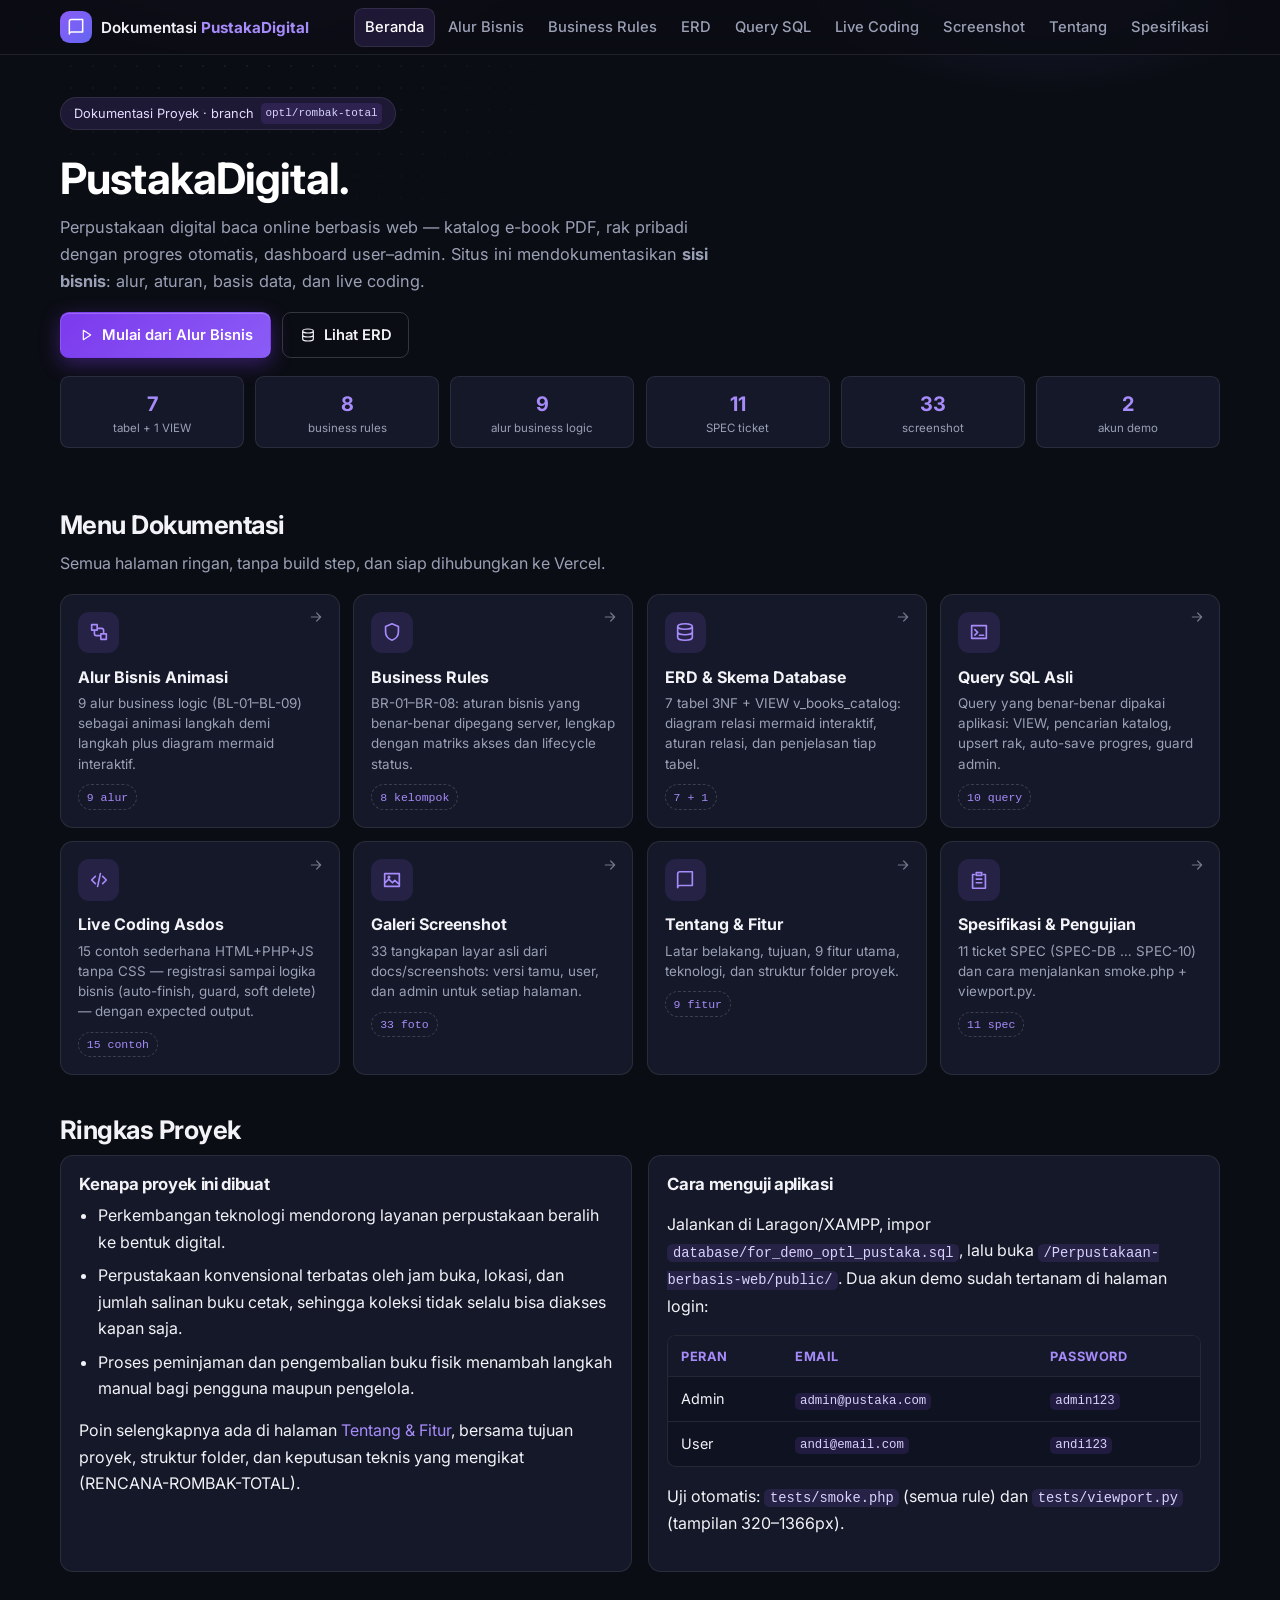
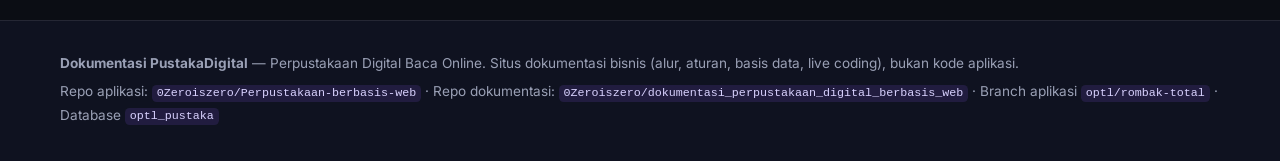
<file: index.html>
<!doctype html>
<html lang="id">
<head>
<meta charset="utf-8">
<meta name="viewport" content="width=device-width, initial-scale=1">
<title>Beranda — Dokumentasi PustakaDigital</title>
<meta name="description" content="Dokumentasi bisnis PustakaDigital: alur bisnis animasi, business rules, ERD, query SQL, live coding asdos, dan screenshot.">
<link rel="preconnect" href="https://fonts.googleapis.com">
<link rel="preconnect" href="https://fonts.gstatic.com" crossorigin>
<link rel="stylesheet" href="https://fonts.googleapis.com/css2?family=Inter:wght@400;500;600;700;800&display=swap">
<link rel="stylesheet" href="assets/style.css">
</head>
<body>
<a class="skip" href="#main">Lewati ke konten</a>
<header class="topbar">
  <div class="wrap bar">
    <a class="brand" href="index.html">
      <span class="brand-ic"><svg viewBox="0 0 24 24" width="20" height="20" fill="none" stroke="currentColor" stroke-width="1.8" stroke-linecap="round" stroke-linejoin="round" aria-hidden="true"><path d="M4 5.5A2.5 2.5 0 0 1 6.5 3H20v15H6.5A2.5 2.5 0 0 0 4 20.5zM20 18H6.5A2.5 2.5 0 0 0 4 20.5"/></svg></span>
      <span class="brand-tx">Dokumentasi <b>PustakaDigital</b></span>
    </a>
    <nav class="nav" id="nav" aria-label="Navigasi utama"><a href="index.html" aria-current="page">Beranda</a><a href="alur-bisnis.html">Alur Bisnis</a><a href="business-rules.html">Business Rules</a><a href="erd.html">ERD</a><a href="sql.html">Query SQL</a><a href="live-coding.html">Live Coding</a><a href="screenshots.html">Screenshot</a><a href="tentang.html">Tentang</a><a href="spesifikasi.html">Spesifikasi</a></nav>
    <button class="icon-btn nav-btn" id="navBtn" aria-expanded="false" aria-controls="nav" aria-label="Buka menu"><svg viewBox="0 0 24 24" width="18" height="18" fill="none" stroke="currentColor" stroke-width="1.8" stroke-linecap="round" stroke-linejoin="round" aria-hidden="true"><path d="M4 7h16M4 12h16M4 17h16"/></svg></button>
  </div>
</header>
<main id="main" class="wrap">

<section class="hero">
  <div class="hero-glow" aria-hidden="true"></div>
  <span class="badge-soft">Dokumentasi Proyek · branch <code>optl/rombak-total</code></span>
  <h1>PustakaDigital<span class="dot">.</span></h1>
  <p class="lead">Perpustakaan digital baca online berbasis web — katalog e-book PDF, rak pribadi
  dengan progres otomatis, dashboard user–admin. Situs ini mendokumentasikan <b>sisi bisnis</b>:
  alur, aturan, basis data, dan live coding.</p>
  <div class="hero-cta">
    <a class="btn btn-primary" href="alur-bisnis.html"><svg viewBox="0 0 24 24" width="16" height="16" fill="none" stroke="currentColor" stroke-width="1.8" stroke-linecap="round" stroke-linejoin="round" aria-hidden="true"><path d="m8 5 11 7-11 7z"/></svg> Mulai dari Alur Bisnis</a>
    <a class="btn btn-outline" href="erd.html"><svg viewBox="0 0 24 24" width="16" height="16" fill="none" stroke="currentColor" stroke-width="1.8" stroke-linecap="round" stroke-linejoin="round" aria-hidden="true"><path d="M12 3c4.4 0 8 1.3 8 3s-3.6 3-8 3-8-1.3-8-3 3.6-3 8-3zM4 6v12c0 1.7 3.6 3 8 3s8-1.3 8-3V6M4 12c0 1.7 3.6 3 8 3s8-1.3 8-3"/></svg> Lihat ERD</a>
  </div>
  <div class="stats"><div class="stat"><b>7</b><small>tabel + 1 VIEW</small></div><div class="stat"><b>8</b><small>business rules</small></div><div class="stat"><b>9</b><small>alur business logic</small></div><div class="stat"><b>11</b><small>SPEC ticket</small></div><div class="stat"><b>33</b><small>screenshot</small></div><div class="stat"><b>2</b><small>akun demo</small></div></div>
</section>

<section class="sec" id="menu">
  <h2>Menu Dokumentasi</h2>
  <p class="lead">Semua halaman ringan, tanpa build step, dan siap dihubungkan ke Vercel.</p>
  <div class="menu-grid"><a class="menu-card" href="alur-bisnis.html"><span class="mc-ic"><svg viewBox="0 0 24 24" width="22" height="22" fill="none" stroke="currentColor" stroke-width="1.8" stroke-linecap="round" stroke-linejoin="round" aria-hidden="true"><path d="M4 4h6v6H4zM14 14h6v6h-6zM7 10v4a2 2 0 0 0 2 2h5M17 14v-4a2 2 0 0 0-2-2h-5"/></svg></span><span class="mc-tx"><b>Alur Bisnis Animasi</b><small>9 alur business logic (BL-01–BL-09) sebagai animasi langkah demi langkah plus diagram mermaid interaktif.</small></span><span class="mc-badge">9 alur</span><svg viewBox="0 0 24 24" width="16" height="16" fill="none" stroke="currentColor" stroke-width="1.8" stroke-linecap="round" stroke-linejoin="round" aria-hidden="true"><path d="M5 12h14m-6-6 6 6-6 6"/></svg></a><a class="menu-card" href="business-rules.html"><span class="mc-ic"><svg viewBox="0 0 24 24" width="22" height="22" fill="none" stroke="currentColor" stroke-width="1.8" stroke-linecap="round" stroke-linejoin="round" aria-hidden="true"><path d="M12 3 5 6v6c0 4.5 3 7.5 7 9 4-1.5 7-4.5 7-9V6z"/></svg></span><span class="mc-tx"><b>Business Rules</b><small>BR-01–BR-08: aturan bisnis yang benar-benar dipegang server, lengkap dengan matriks akses dan lifecycle status.</small></span><span class="mc-badge">8 kelompok</span><svg viewBox="0 0 24 24" width="16" height="16" fill="none" stroke="currentColor" stroke-width="1.8" stroke-linecap="round" stroke-linejoin="round" aria-hidden="true"><path d="M5 12h14m-6-6 6 6-6 6"/></svg></a><a class="menu-card" href="erd.html"><span class="mc-ic"><svg viewBox="0 0 24 24" width="22" height="22" fill="none" stroke="currentColor" stroke-width="1.8" stroke-linecap="round" stroke-linejoin="round" aria-hidden="true"><path d="M12 3c4.4 0 8 1.3 8 3s-3.6 3-8 3-8-1.3-8-3 3.6-3 8-3zM4 6v12c0 1.7 3.6 3 8 3s8-1.3 8-3V6M4 12c0 1.7 3.6 3 8 3s8-1.3 8-3"/></svg></span><span class="mc-tx"><b>ERD & Skema Database</b><small>7 tabel 3NF + VIEW v_books_catalog: diagram relasi mermaid interaktif, aturan relasi, dan penjelasan tiap tabel.</small></span><span class="mc-badge">7 + 1</span><svg viewBox="0 0 24 24" width="16" height="16" fill="none" stroke="currentColor" stroke-width="1.8" stroke-linecap="round" stroke-linejoin="round" aria-hidden="true"><path d="M5 12h14m-6-6 6 6-6 6"/></svg></a><a class="menu-card" href="sql.html"><span class="mc-ic"><svg viewBox="0 0 24 24" width="22" height="22" fill="none" stroke="currentColor" stroke-width="1.8" stroke-linecap="round" stroke-linejoin="round" aria-hidden="true"><path d="M4 5h16v14H4zM7.5 9.5l3 3-3 3M12.5 15.5H17"/></svg></span><span class="mc-tx"><b>Query SQL Asli</b><small>Query yang benar-benar dipakai aplikasi: VIEW, pencarian katalog, upsert rak, auto-save progres, guard admin.</small></span><span class="mc-badge">10 query</span><svg viewBox="0 0 24 24" width="16" height="16" fill="none" stroke="currentColor" stroke-width="1.8" stroke-linecap="round" stroke-linejoin="round" aria-hidden="true"><path d="M5 12h14m-6-6 6 6-6 6"/></svg></a><a class="menu-card" href="live-coding.html"><span class="mc-ic"><svg viewBox="0 0 24 24" width="22" height="22" fill="none" stroke="currentColor" stroke-width="1.8" stroke-linecap="round" stroke-linejoin="round" aria-hidden="true"><path d="m8 8-4 4 4 4M16 8l4 4-4 4M13.5 5l-3 14"/></svg></span><span class="mc-tx"><b>Live Coding Asdos</b><small>15 contoh sederhana HTML+PHP+JS tanpa CSS — registrasi sampai logika bisnis (auto-finish, guard, soft delete) — dengan expected output.</small></span><span class="mc-badge">15 contoh</span><svg viewBox="0 0 24 24" width="16" height="16" fill="none" stroke="currentColor" stroke-width="1.8" stroke-linecap="round" stroke-linejoin="round" aria-hidden="true"><path d="M5 12h14m-6-6 6 6-6 6"/></svg></a><a class="menu-card" href="screenshots.html"><span class="mc-ic"><svg viewBox="0 0 24 24" width="22" height="22" fill="none" stroke="currentColor" stroke-width="1.8" stroke-linecap="round" stroke-linejoin="round" aria-hidden="true"><path d="M4 5h16v14H4zM4 15.5 8.5 11l4 4 2.5-2.5L19 16M9.5 8.8a.8.8 0 1 1-1.6 0 .8.8 0 0 1 1.6 0z"/></svg></span><span class="mc-tx"><b>Galeri Screenshot</b><small>33 tangkapan layar asli dari docs/screenshots: versi tamu, user, dan admin untuk setiap halaman.</small></span><span class="mc-badge">33 foto</span><svg viewBox="0 0 24 24" width="16" height="16" fill="none" stroke="currentColor" stroke-width="1.8" stroke-linecap="round" stroke-linejoin="round" aria-hidden="true"><path d="M5 12h14m-6-6 6 6-6 6"/></svg></a><a class="menu-card" href="tentang.html"><span class="mc-ic"><svg viewBox="0 0 24 24" width="22" height="22" fill="none" stroke="currentColor" stroke-width="1.8" stroke-linecap="round" stroke-linejoin="round" aria-hidden="true"><path d="M4 5.5A2.5 2.5 0 0 1 6.5 3H20v15H6.5A2.5 2.5 0 0 0 4 20.5zM20 18H6.5A2.5 2.5 0 0 0 4 20.5"/></svg></span><span class="mc-tx"><b>Tentang & Fitur</b><small>Latar belakang, tujuan, 9 fitur utama, teknologi, dan struktur folder proyek.</small></span><span class="mc-badge">9 fitur</span><svg viewBox="0 0 24 24" width="16" height="16" fill="none" stroke="currentColor" stroke-width="1.8" stroke-linecap="round" stroke-linejoin="round" aria-hidden="true"><path d="M5 12h14m-6-6 6 6-6 6"/></svg></a><a class="menu-card" href="spesifikasi.html"><span class="mc-ic"><svg viewBox="0 0 24 24" width="22" height="22" fill="none" stroke="currentColor" stroke-width="1.8" stroke-linecap="round" stroke-linejoin="round" aria-hidden="true"><path d="M9 4h6v3H9zM7 6H5v15h14V6h-2M9 11h6M9 15h6"/></svg></span><span class="mc-tx"><b>Spesifikasi & Pengujian</b><small>11 ticket SPEC (SPEC-DB … SPEC-10) dan cara menjalankan smoke.php + viewport.py.</small></span><span class="mc-badge">11 spec</span><svg viewBox="0 0 24 24" width="16" height="16" fill="none" stroke="currentColor" stroke-width="1.8" stroke-linecap="round" stroke-linejoin="round" aria-hidden="true"><path d="M5 12h14m-6-6 6 6-6 6"/></svg></a></div>
</section>

<section class="sec" id="ringkas">
  <h2>Ringkas Proyek</h2>
  <div class="cols-2">
    <div class="card pad">
      <h3>Kenapa proyek ini dibuat</h3>
      <ul class="plain"><li>Perkembangan teknologi mendorong layanan perpustakaan beralih ke bentuk digital.</li><li>Perpustakaan konvensional terbatas oleh jam buka, lokasi, dan jumlah salinan buku cetak, sehingga koleksi tidak selalu bisa diakses kapan saja.</li><li>Proses peminjaman dan pengembalian buku fisik menambah langkah manual bagi pengguna maupun pengelola.</li></ul>
      <p>Poin selengkapnya ada di halaman <a href="tentang.html">Tentang &amp; Fitur</a>, bersama tujuan
      proyek, struktur folder, dan keputusan teknis yang mengikat (RENCANA-ROMBAK-TOTAL).</p>
    </div>
    <div class="card pad">
      <h3>Cara menguji aplikasi</h3>
      <p>Jalankan di Laragon/XAMPP, impor <code>database/for_demo_optl_pustaka.sql</code>, lalu buka
      <code>/Perpustakaan-berbasis-web/public/</code>. Dua akun demo sudah tertanam di halaman login:</p>
      <div class="table-wrap"><table>
        <thead><tr><th>Peran</th><th>Email</th><th>Password</th></tr></thead>
        <tbody>
          <tr><td>Admin</td><td><code>admin@pustaka.com</code></td><td><code>admin123</code></td></tr>
          <tr><td>User</td><td><code>andi@email.com</code></td><td><code>andi123</code></td></tr>
        </tbody>
      </table></div>
      <p>Uji otomatis: <code>tests/smoke.php</code> (semua rule) dan <code>tests/viewport.py</code> (tampilan 320–1366px).</p>
    </div>
  </div>
</section>
</main>
<footer class="foot">
  <div class="wrap foot-in">
    <p><b>Dokumentasi PustakaDigital</b> — Perpustakaan Digital Baca Online. Situs dokumentasi bisnis (alur, aturan, basis data, live coding), bukan kode aplikasi.</p>
    <p>Repo aplikasi: <code>0Zeroiszero/Perpustakaan-berbasis-web</code> · Repo dokumentasi: <code>0Zeroiszero/dokumentasi_perpustakaan_digital_berbasis_web</code> · Branch aplikasi <code>optl/rombak-total</code> · Database <code>optl_pustaka</code></p>
  </div>
</footer>
<button class="to-top" id="toTop" aria-label="Kembali ke atas"><svg viewBox="0 0 24 24" width="18" height="18" fill="none" stroke="currentColor" stroke-width="1.8" stroke-linecap="round" stroke-linejoin="round" aria-hidden="true"><path d="m5 12 7-7 7 7M12 5v14"/></svg></button>

<div class="toc" id="toc">
  <button class="toc-tab" id="tocTab" aria-expanded="false" aria-controls="tocPanel" aria-haspopup="true">
    <span class="toc-tab-ic"><svg viewBox="0 0 24 24" width="15" height="15" fill="none" stroke="currentColor" stroke-width="1.8" stroke-linecap="round" stroke-linejoin="round" aria-hidden="true"><path d="M4 4h6v6H4zM14 14h6v6h-6zM7 10v4a2 2 0 0 0 2 2h5M17 14v-4a2 2 0 0 0-2-2h-5"/></svg></span>
    <span class="toc-tab-tx">Di halaman ini</span>
    <svg viewBox="0 0 24 24" width="13" height="13" fill="none" stroke="currentColor" stroke-width="1.8" stroke-linecap="round" stroke-linejoin="round" aria-hidden="true"><path d="m6 9 6 6 6-6"/></svg>
  </button>
  <nav class="toc-panel" id="tocPanel" aria-label="Daftar isi halaman" hidden>
    <div class="toc-head">
      <span>Di halaman ini</span>
      <button class="icon-btn toc-close" aria-label="Tutup daftar isi"><svg viewBox="0 0 24 24" width="15" height="15" fill="none" stroke="currentColor" stroke-width="1.8" stroke-linecap="round" stroke-linejoin="round" aria-hidden="true"><path d="M6 6l12 12M18 6 6 18"/></svg></button>
    </div>
    <div class="toc-list"><a class="toc-link" href="#menu" data-toc-link data-target="menu">Menu Dokumentasi</a><a class="toc-link" href="#ringkas" data-toc-link data-target="ringkas">Ringkas Proyek</a></div>
  </nav>
</div>
<script src="assets/vendor/mermaid.min.js"></script>
<script src="assets/vendor/highlight.min.js"></script>
<script src="assets/app.js"></script>

</body>
</html>
</file>
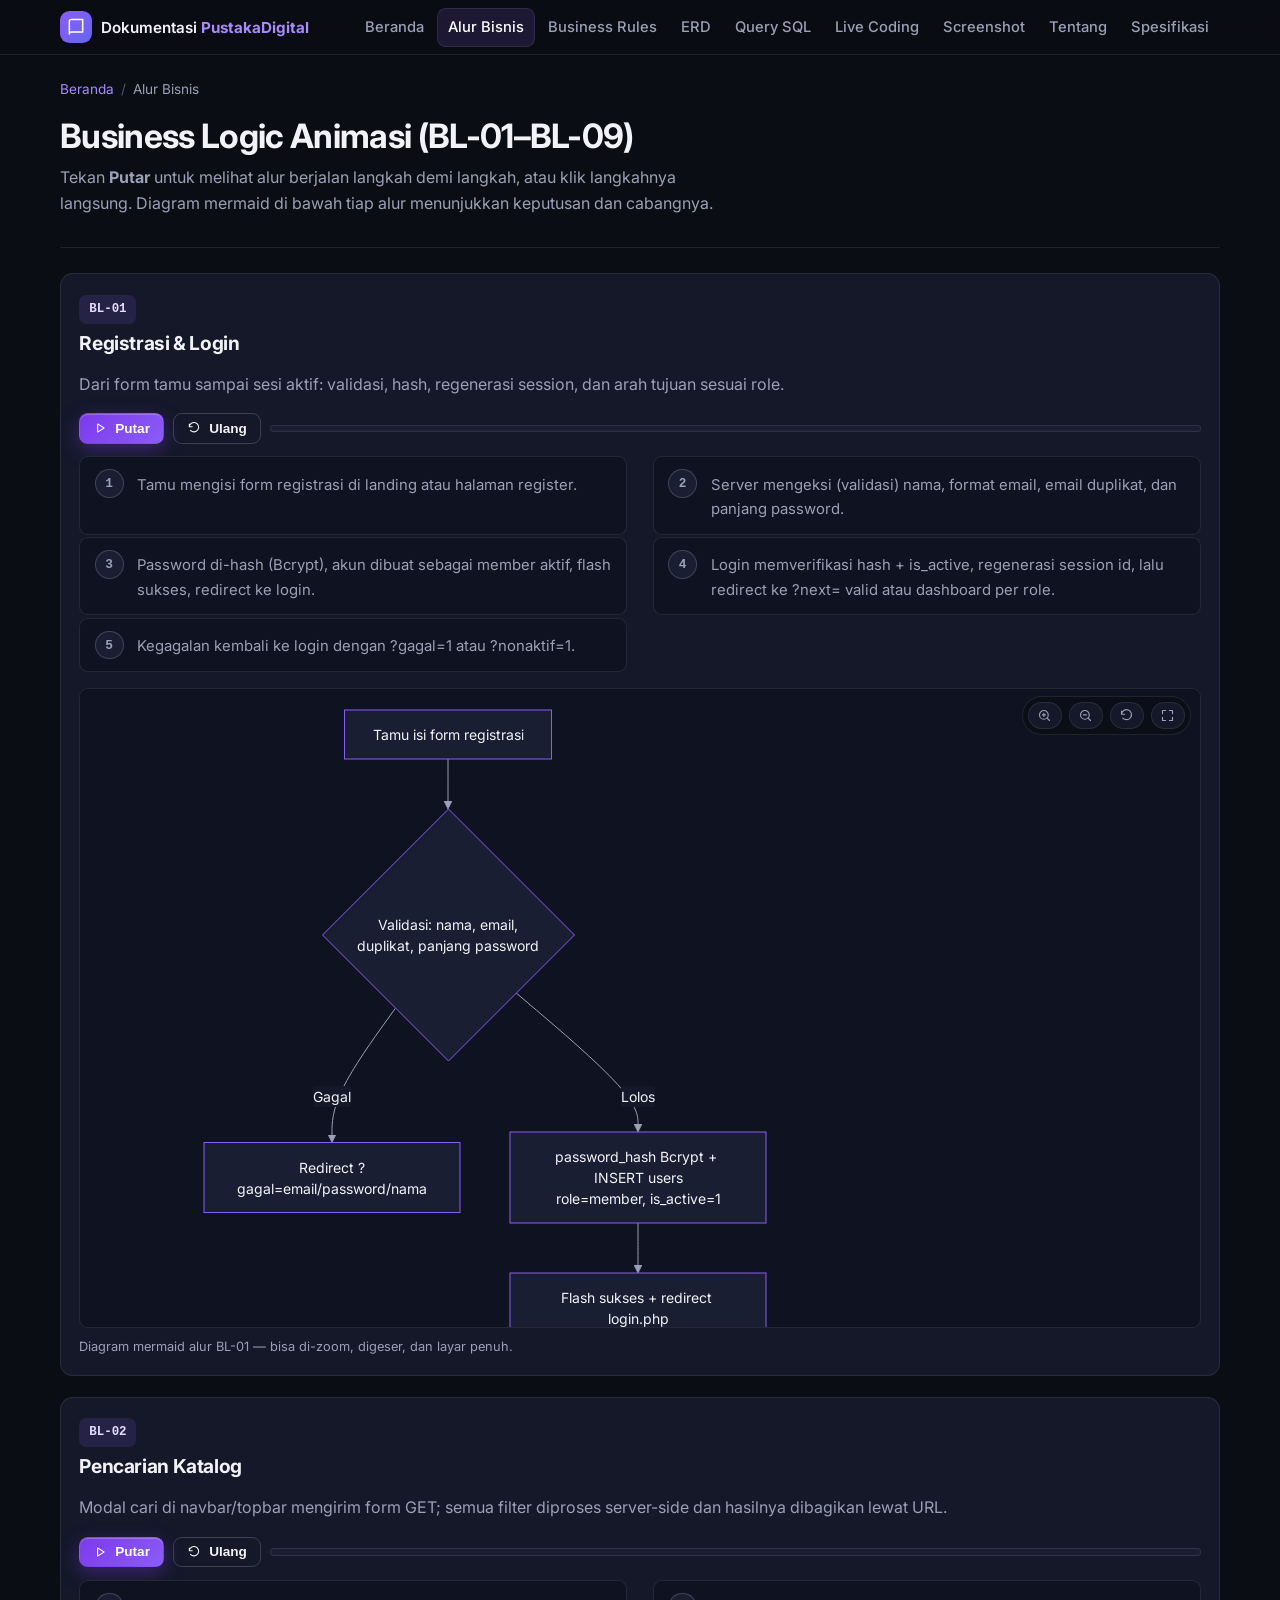
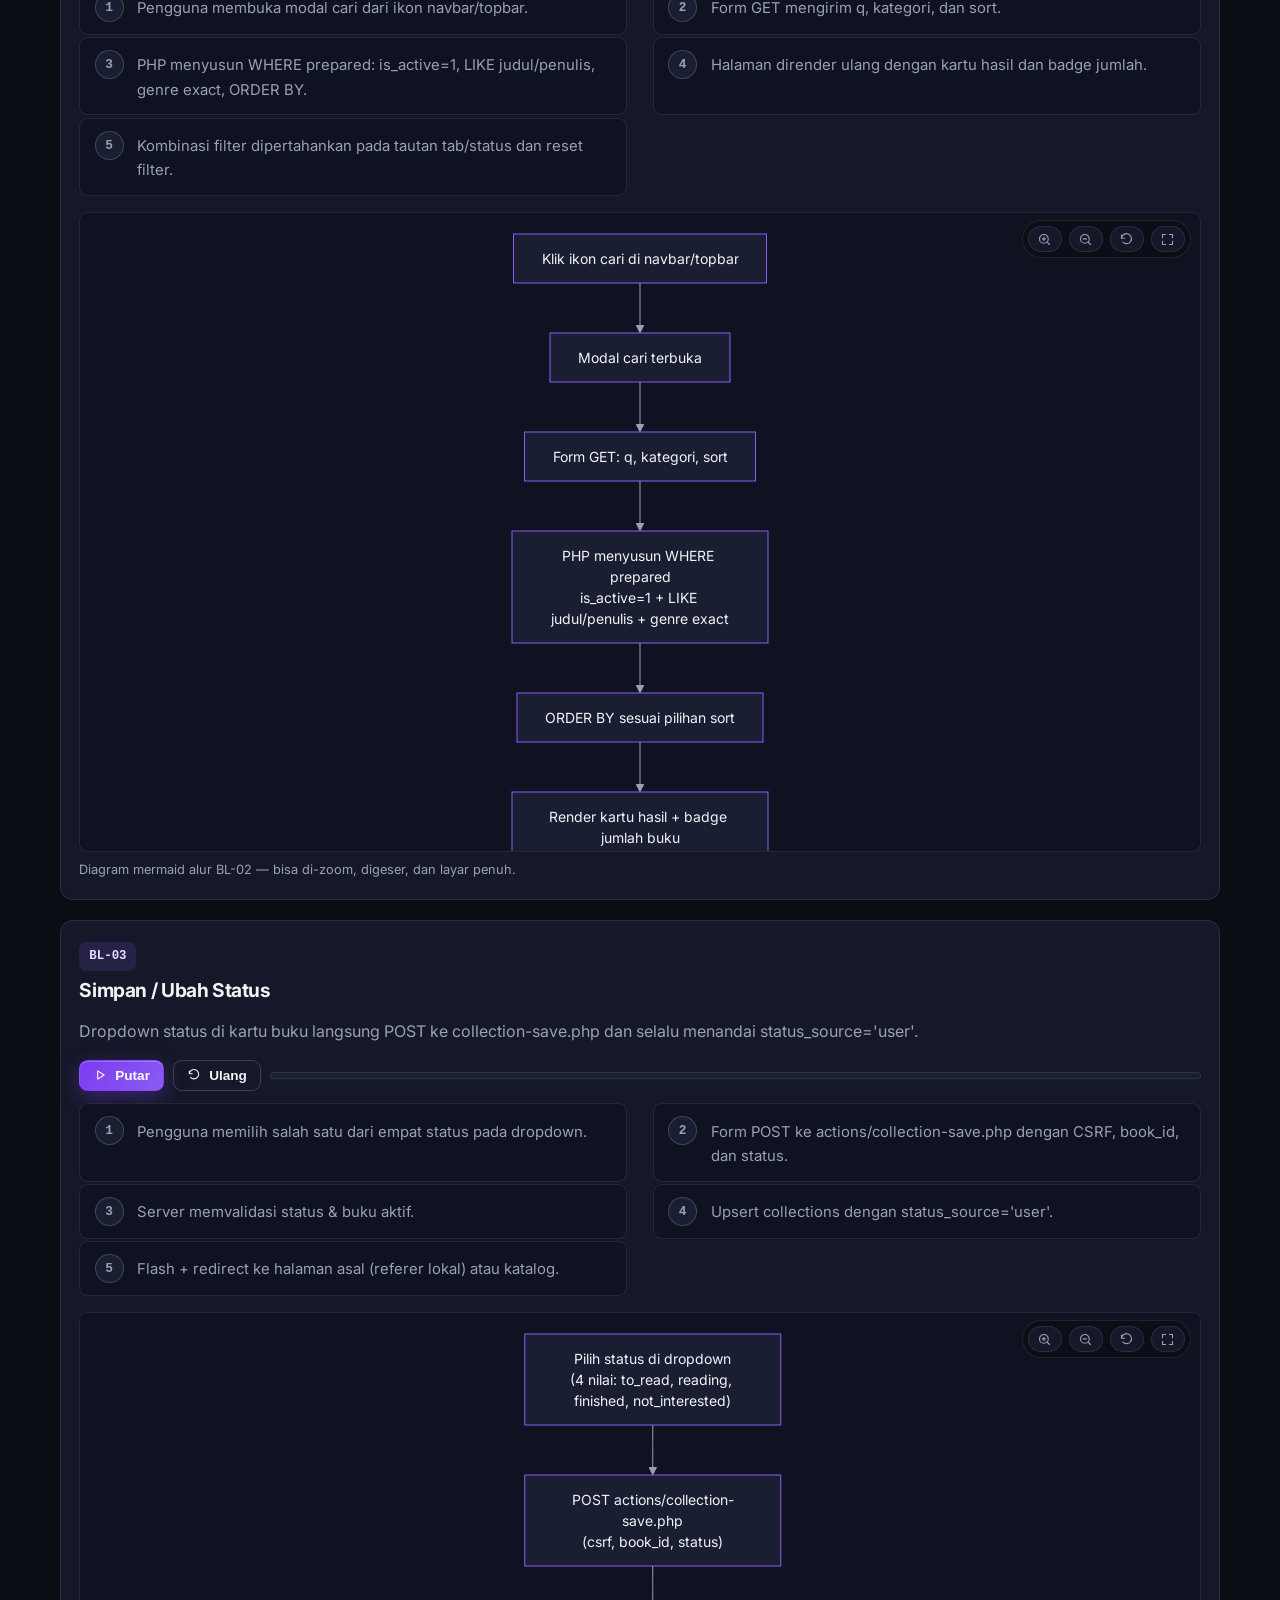
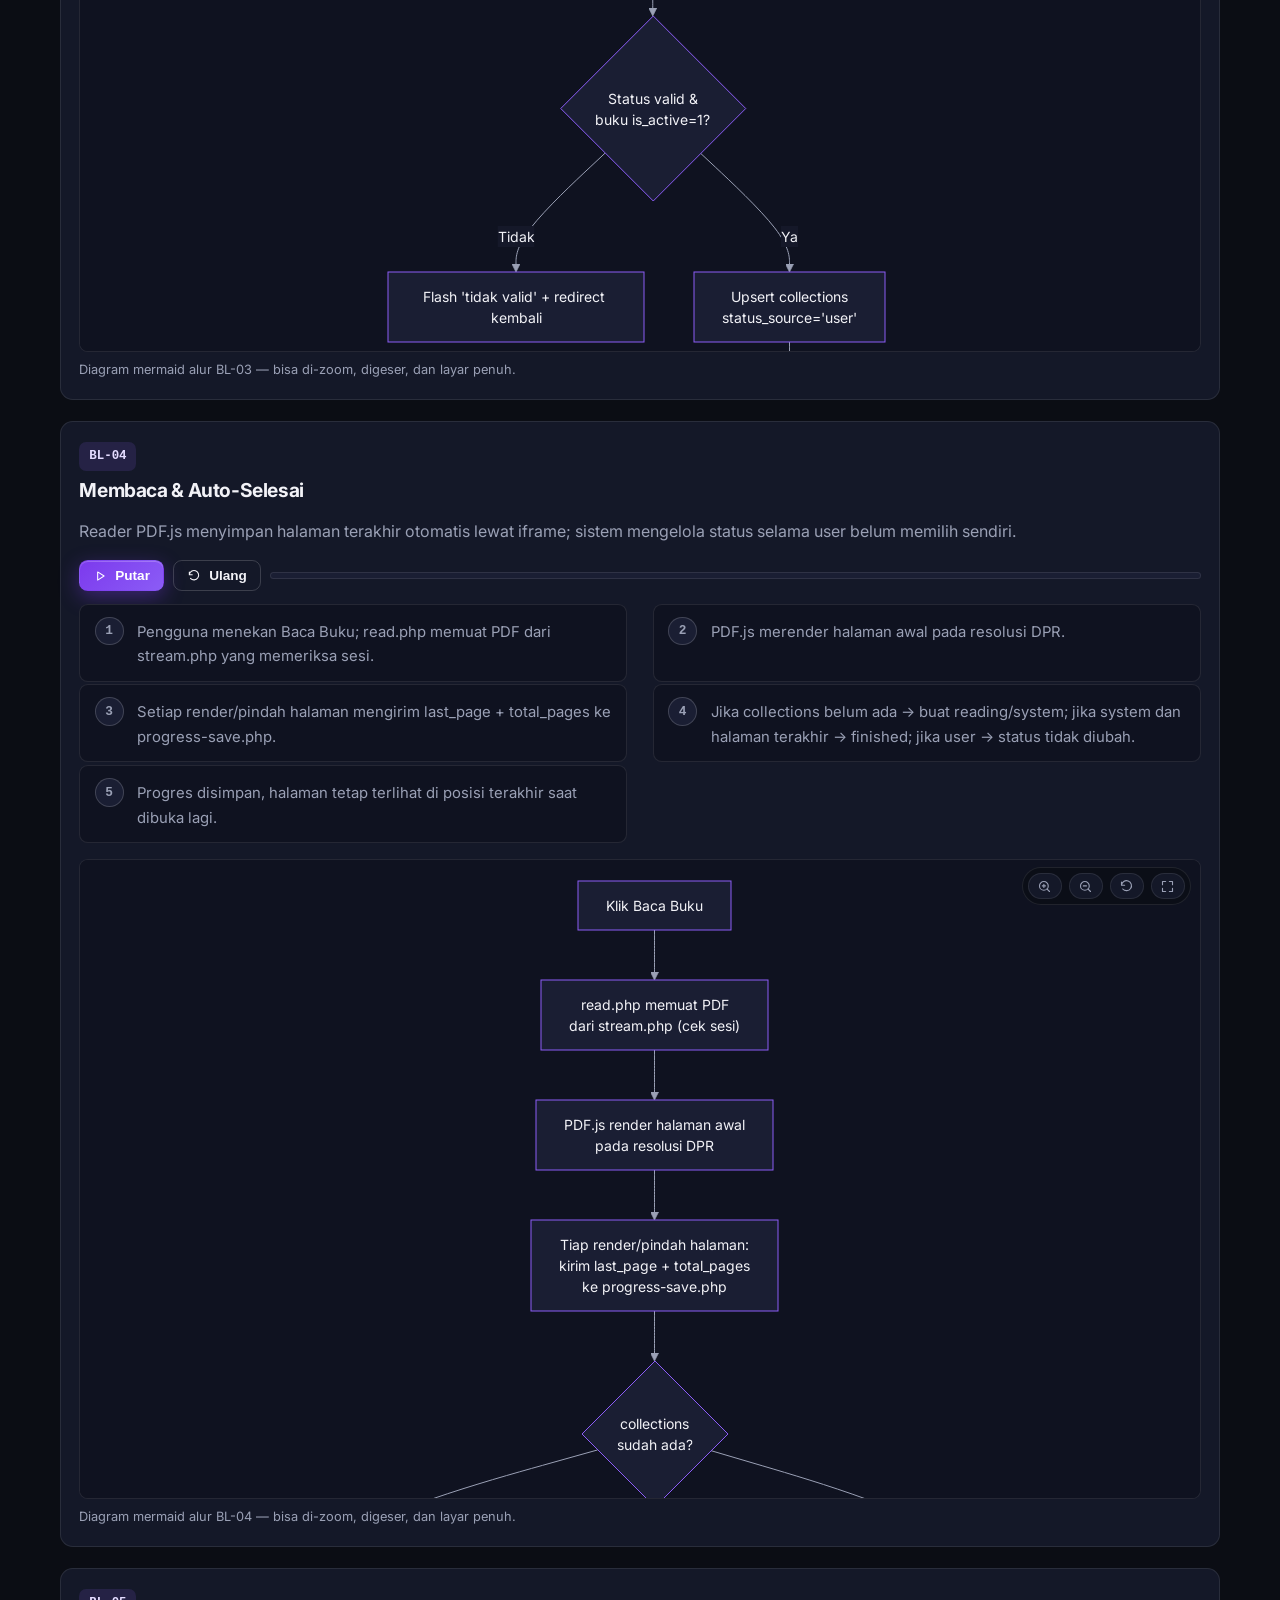
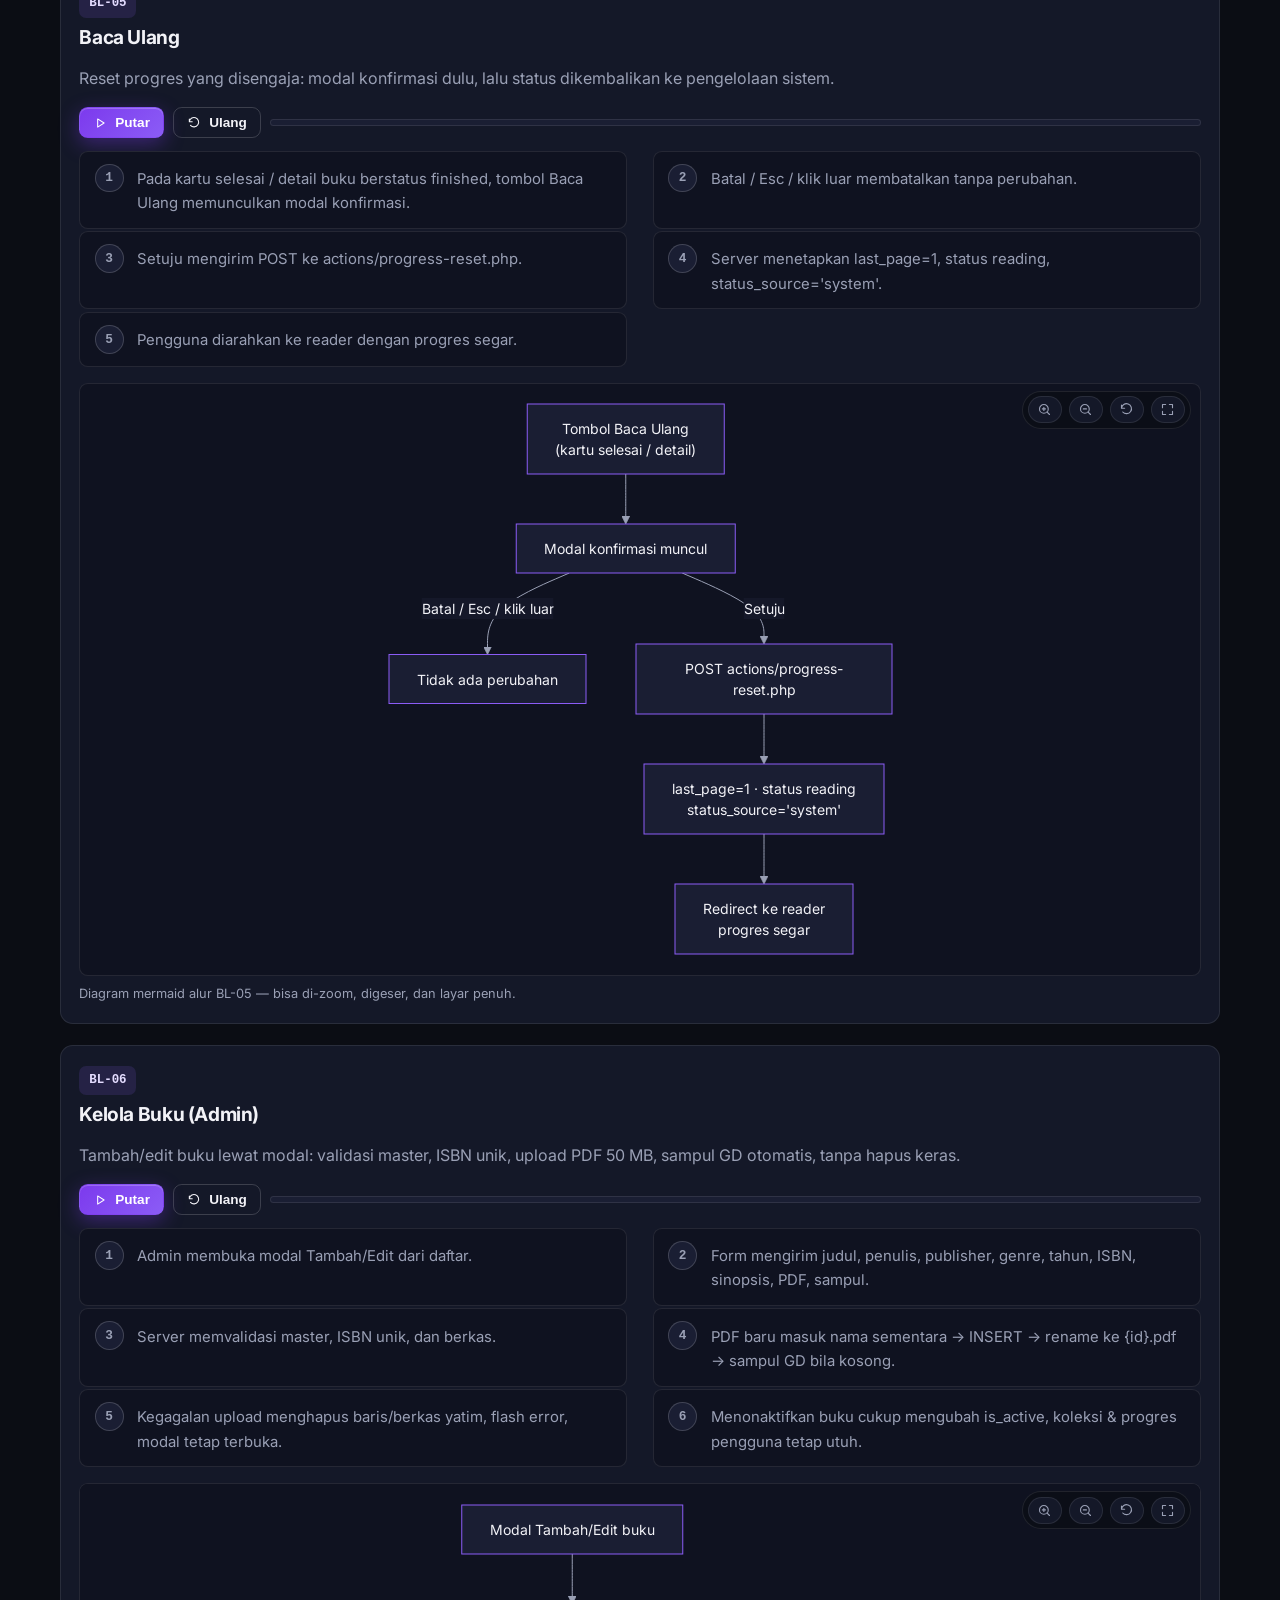
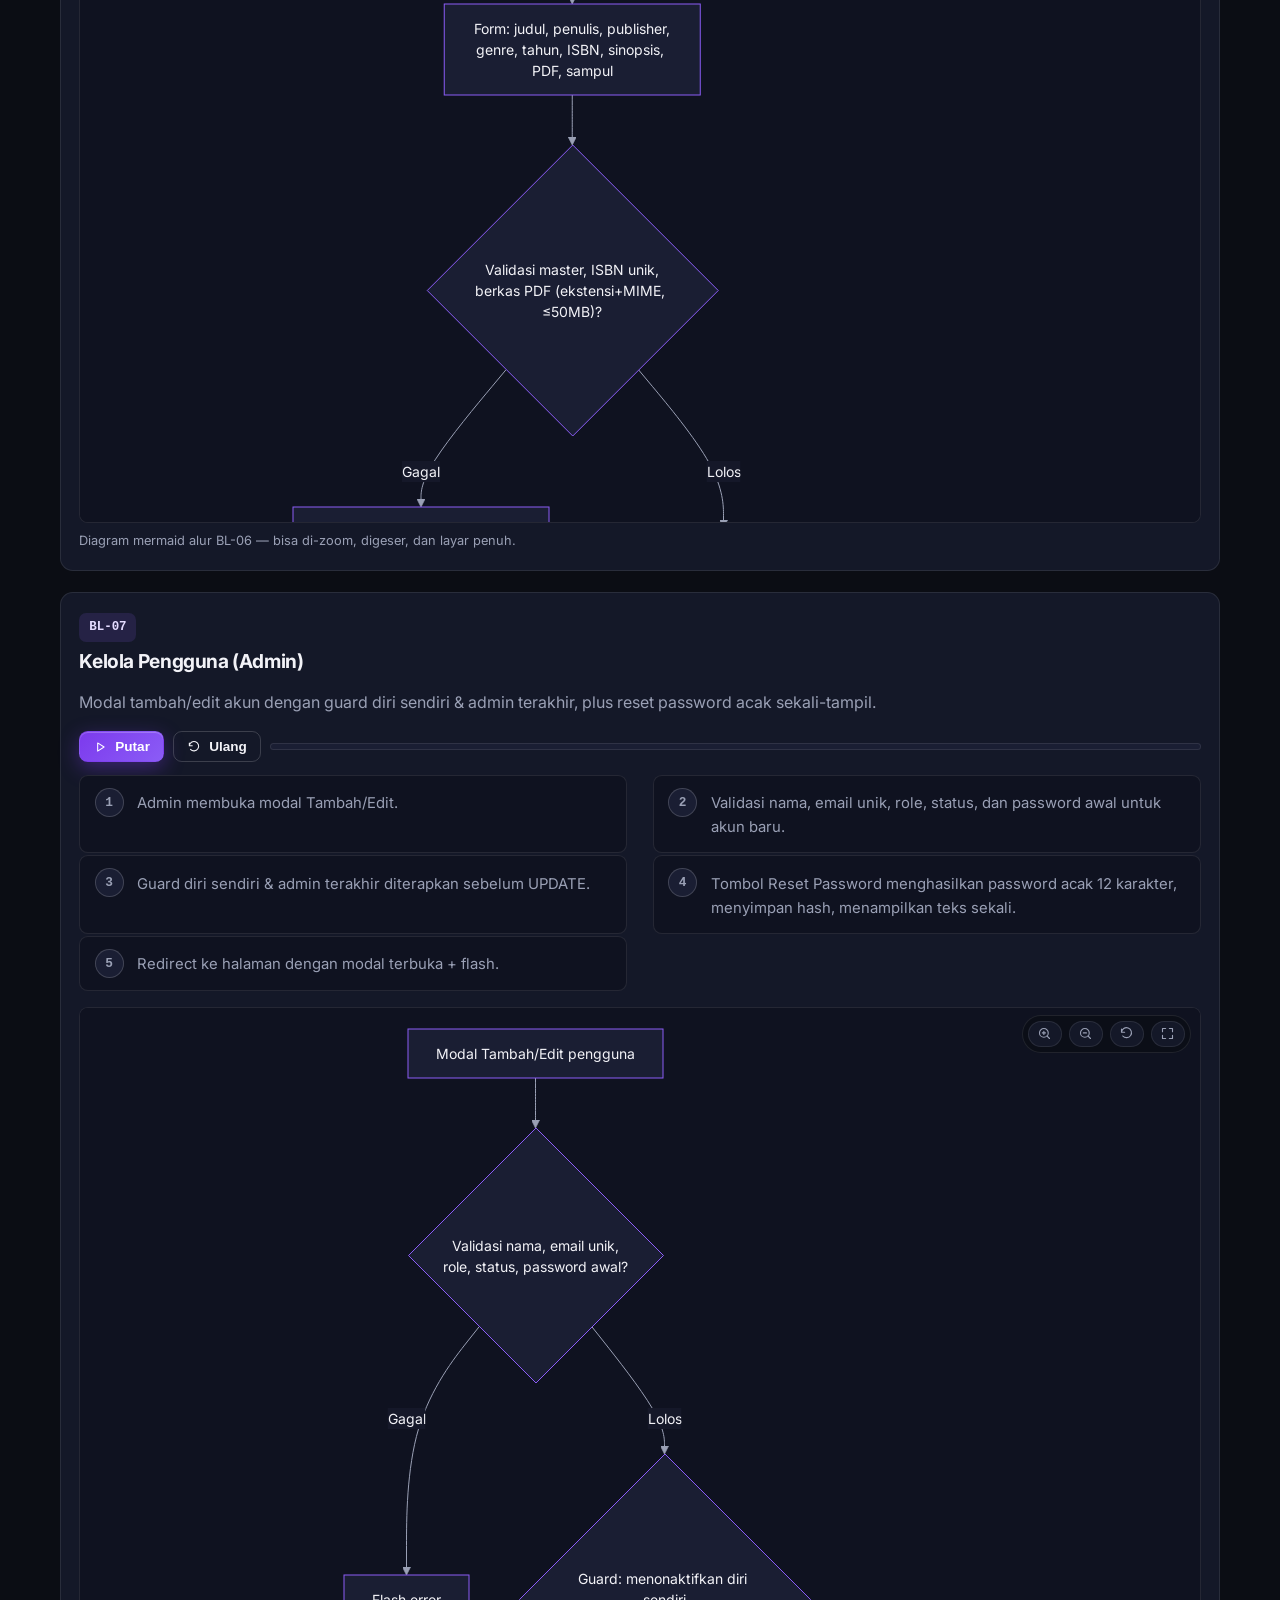
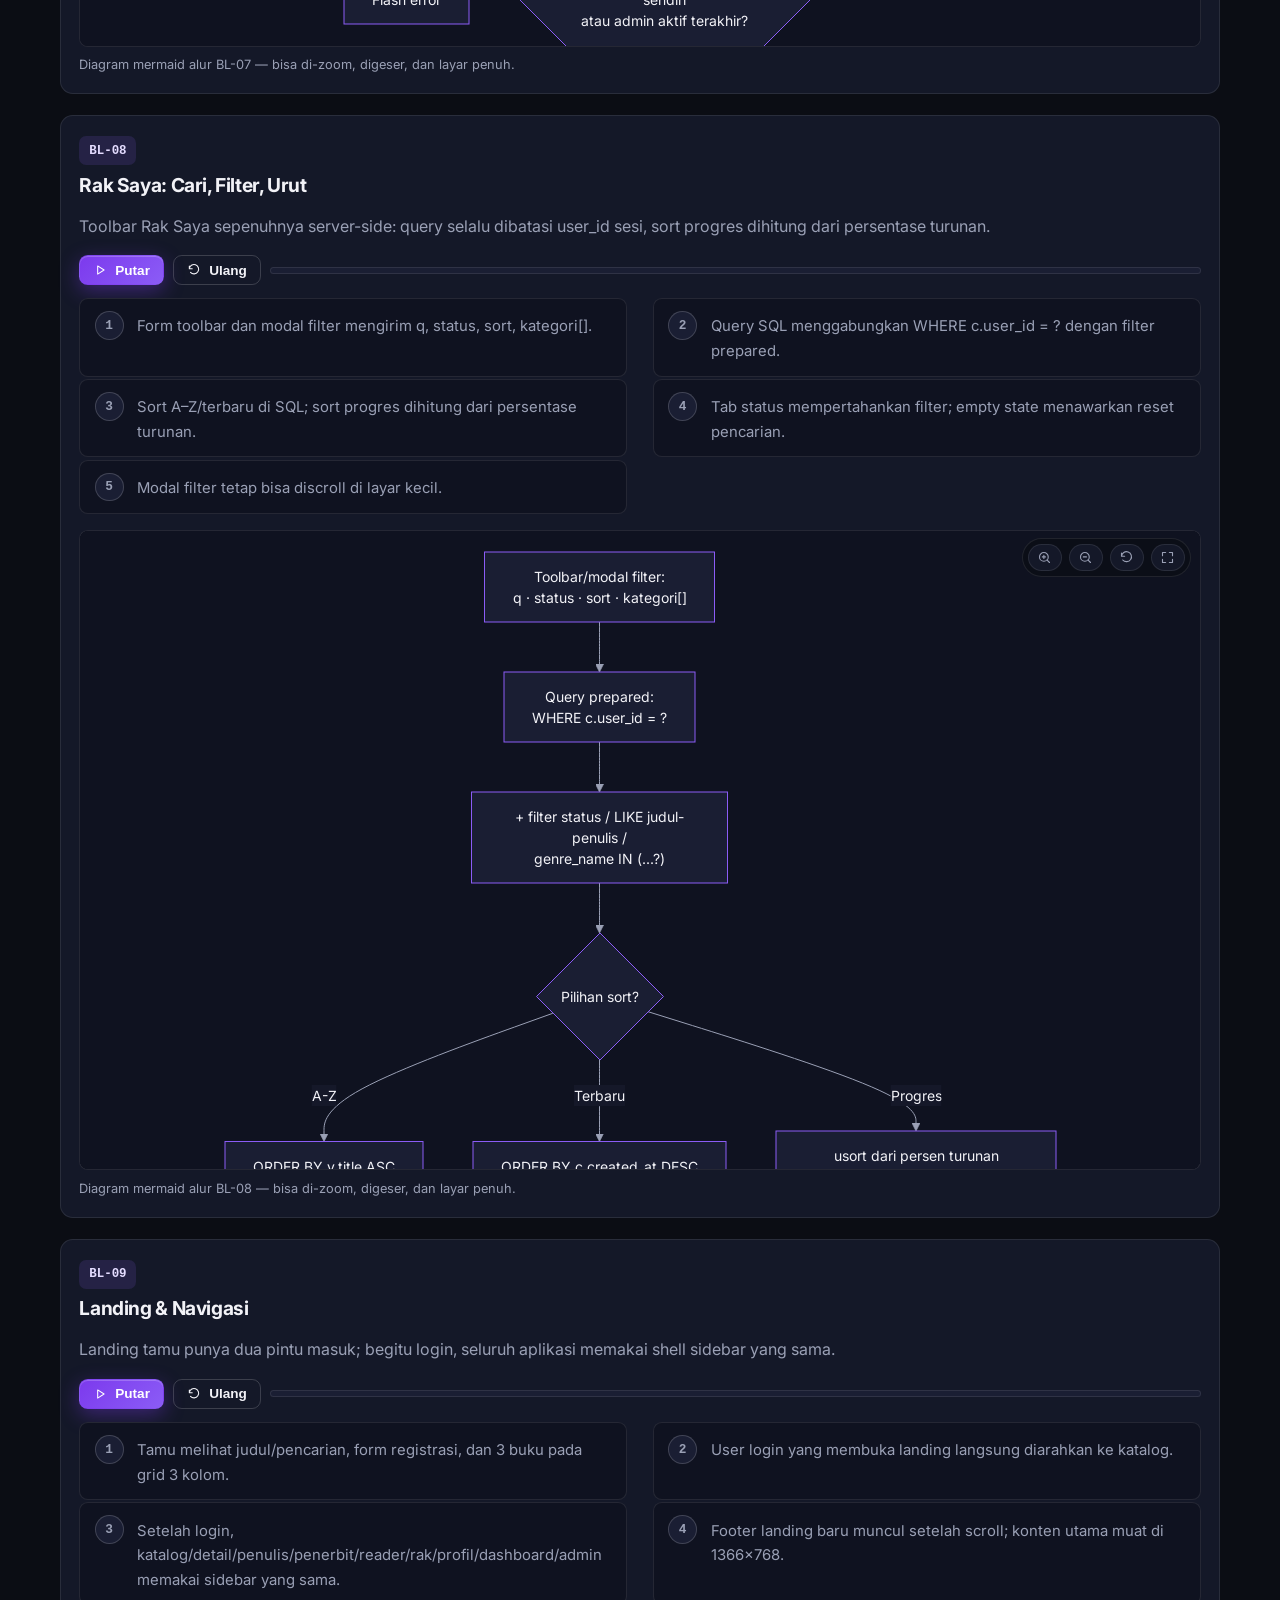
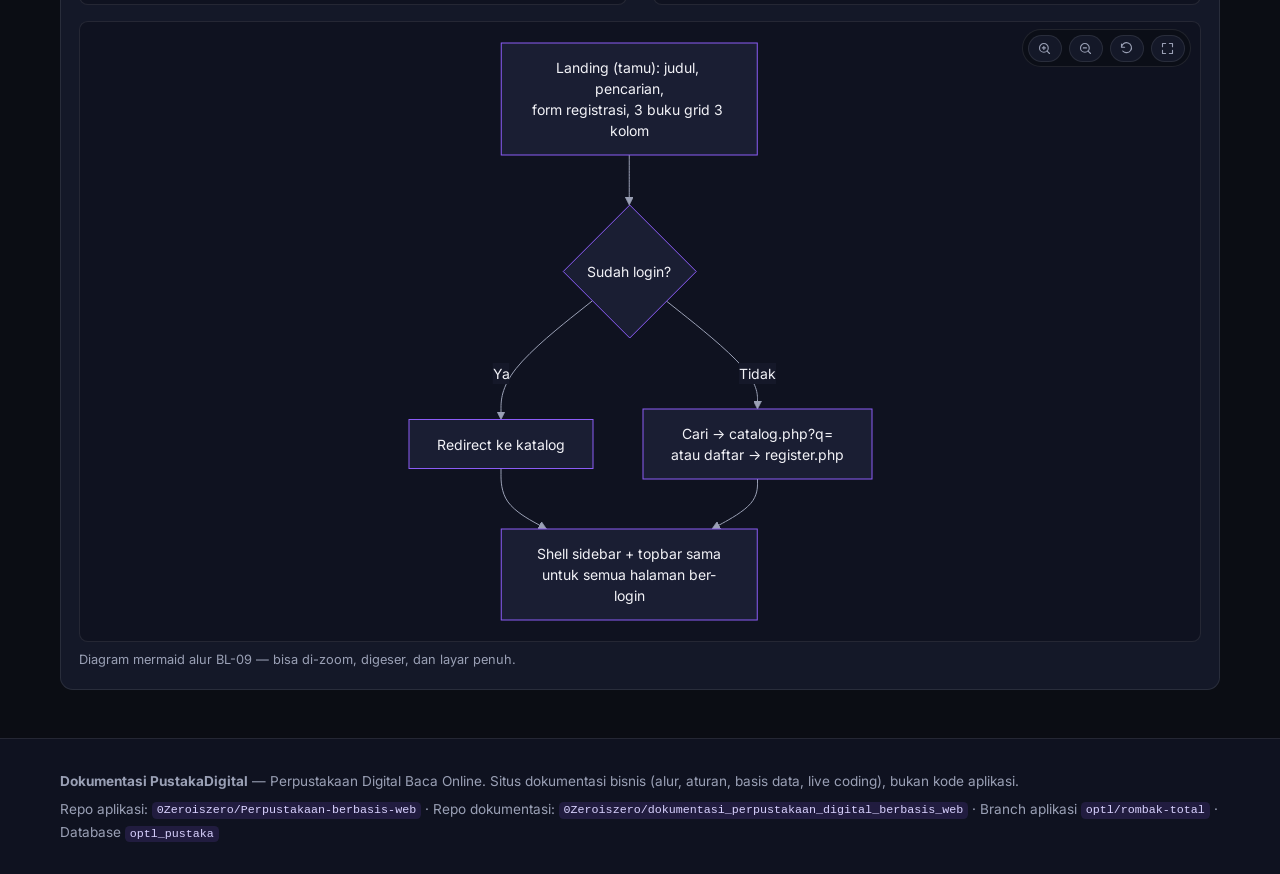
<file: alur-bisnis.html>
<!doctype html>
<html lang="id">
<head>
<meta charset="utf-8">
<meta name="viewport" content="width=device-width, initial-scale=1">
<title>Alur Bisnis — Dokumentasi PustakaDigital</title>
<meta name="description" content="Animasi alur bisnis &amp; business logic PustakaDigital: registrasi/login, pencarian, status rak, auto-selesai, baca ulang, kelola buku/pengguna, rak saya, navigasi.">
<link rel="preconnect" href="https://fonts.googleapis.com">
<link rel="preconnect" href="https://fonts.gstatic.com" crossorigin>
<link rel="stylesheet" href="https://fonts.googleapis.com/css2?family=Inter:wght@400;500;600;700;800&display=swap">
<link rel="stylesheet" href="assets/style.css">
</head>
<body>
<a class="skip" href="#main">Lewati ke konten</a>
<header class="topbar">
  <div class="wrap bar">
    <a class="brand" href="index.html">
      <span class="brand-ic"><svg viewBox="0 0 24 24" width="20" height="20" fill="none" stroke="currentColor" stroke-width="1.8" stroke-linecap="round" stroke-linejoin="round" aria-hidden="true"><path d="M4 5.5A2.5 2.5 0 0 1 6.5 3H20v15H6.5A2.5 2.5 0 0 0 4 20.5zM20 18H6.5A2.5 2.5 0 0 0 4 20.5"/></svg></span>
      <span class="brand-tx">Dokumentasi <b>PustakaDigital</b></span>
    </a>
    <nav class="nav" id="nav" aria-label="Navigasi utama"><a href="index.html">Beranda</a><a href="alur-bisnis.html" aria-current="page">Alur Bisnis</a><a href="business-rules.html">Business Rules</a><a href="erd.html">ERD</a><a href="sql.html">Query SQL</a><a href="live-coding.html">Live Coding</a><a href="screenshots.html">Screenshot</a><a href="tentang.html">Tentang</a><a href="spesifikasi.html">Spesifikasi</a></nav>
    <button class="icon-btn nav-btn" id="navBtn" aria-expanded="false" aria-controls="nav" aria-label="Buka menu"><svg viewBox="0 0 24 24" width="18" height="18" fill="none" stroke="currentColor" stroke-width="1.8" stroke-linecap="round" stroke-linejoin="round" aria-hidden="true"><path d="M4 7h16M4 12h16M4 17h16"/></svg></button>
  </div>
</header>
<main id="main" class="wrap">
<nav class="crumbs" aria-label="Posisi"><a href="index.html">Beranda</a><span class="sep">/</span><span>Alur Bisnis</span></nav><header class="page-head"><h1>Business Logic Animasi (BL-01–BL-09)</h1><p class="lead">Tekan <b>Putar</b> untuk melihat alur berjalan langkah demi langkah, atau klik langkahnya langsung. Diagram mermaid di bawah tiap alur menunjukkan keputusan dan cabangnya.</p></header>
<section class="flow card pad" id="bl-01">
  <div class="flow-head">
    <span class="badge">BL-01</span>
    <h2>Registrasi & Login</h2>
    <p class="muted">Dari form tamu sampai sesi aktif: validasi, hash, regenerasi session, dan arah tujuan sesuai role.</p>
  </div>
  <div class="flow-player" data-flow="bl-01">
    <div class="flow-ctrl">
      <button class="btn btn-primary btn-sm f-play"><svg viewBox="0 0 24 24" width="14" height="14" fill="none" stroke="currentColor" stroke-width="1.8" stroke-linecap="round" stroke-linejoin="round" aria-hidden="true"><path d="m8 5 11 7-11 7z"/></svg><span>Putar</span></button>
      <button class="btn btn-outline btn-sm f-reset"><svg viewBox="0 0 24 24" width="14" height="14" fill="none" stroke="currentColor" stroke-width="1.8" stroke-linecap="round" stroke-linejoin="round" aria-hidden="true"><path d="M4 10a8 8 0 1 1 2 6M4 10V5m0 5h5"/></svg> Ulang</button>
      <div class="f-progress"><div class="f-bar"></div></div>
    </div>
    <ol class="flow-steps"><li class="step"><span class="step-num">1</span><span class="step-tx">Tamu mengisi form registrasi di landing atau halaman register.</span><span class="step-ok"><svg viewBox="0 0 24 24" width="14" height="14" fill="none" stroke="currentColor" stroke-width="1.8" stroke-linecap="round" stroke-linejoin="round" aria-hidden="true"><path d="m5 12.5 4.5 4.5L19 7.5"/></svg></span></li><li class="step"><span class="step-num">2</span><span class="step-tx">Server mengeksi (validasi) nama, format email, email duplikat, dan panjang password.</span><span class="step-ok"><svg viewBox="0 0 24 24" width="14" height="14" fill="none" stroke="currentColor" stroke-width="1.8" stroke-linecap="round" stroke-linejoin="round" aria-hidden="true"><path d="m5 12.5 4.5 4.5L19 7.5"/></svg></span></li><li class="step"><span class="step-num">3</span><span class="step-tx">Password di-hash (Bcrypt), akun dibuat sebagai member aktif, flash sukses, redirect ke login.</span><span class="step-ok"><svg viewBox="0 0 24 24" width="14" height="14" fill="none" stroke="currentColor" stroke-width="1.8" stroke-linecap="round" stroke-linejoin="round" aria-hidden="true"><path d="m5 12.5 4.5 4.5L19 7.5"/></svg></span></li><li class="step"><span class="step-num">4</span><span class="step-tx">Login memverifikasi hash + is_active, regenerasi session id, lalu redirect ke ?next= valid atau dashboard per role.</span><span class="step-ok"><svg viewBox="0 0 24 24" width="14" height="14" fill="none" stroke="currentColor" stroke-width="1.8" stroke-linecap="round" stroke-linejoin="round" aria-hidden="true"><path d="m5 12.5 4.5 4.5L19 7.5"/></svg></span></li><li class="step"><span class="step-num">5</span><span class="step-tx">Kegagalan kembali ke login dengan ?gagal=1 atau ?nonaktif=1.</span><span class="step-ok"><svg viewBox="0 0 24 24" width="14" height="14" fill="none" stroke="currentColor" stroke-width="1.8" stroke-linecap="round" stroke-linejoin="round" aria-hidden="true"><path d="m5 12.5 4.5 4.5L19 7.5"/></svg></span></li></ol>
  </div>
  <figure class="diag"><div class="diag-tools"><button class="chip d-zoom" data-step="1" aria-label="Perbesar"><svg viewBox="0 0 24 24" width="15" height="15" fill="none" stroke="currentColor" stroke-width="1.8" stroke-linecap="round" stroke-linejoin="round" aria-hidden="true"><path d="M11 4a7 7 0 1 0 0 14 7 7 0 0 0 0-14zM20 20l-4.2-4.2M8.5 11h5M11 8.5v5"/></svg></button><button class="chip d-zoom" data-step="-1" aria-label="Perkecil"><svg viewBox="0 0 24 24" width="15" height="15" fill="none" stroke="currentColor" stroke-width="1.8" stroke-linecap="round" stroke-linejoin="round" aria-hidden="true"><path d="M11 4a7 7 0 1 0 0 14 7 7 0 0 0 0-14zM20 20l-4.2-4.2M8.5 11h5"/></svg></button><button class="chip d-reset" aria-label="Reset tampilan"><svg viewBox="0 0 24 24" width="15" height="15" fill="none" stroke="currentColor" stroke-width="1.8" stroke-linecap="round" stroke-linejoin="round" aria-hidden="true"><path d="M4 10a8 8 0 1 1 2 6M4 10V5m0 5h5"/></svg></button><button class="chip d-full" aria-label="Layar penuh"><svg viewBox="0 0 24 24" width="15" height="15" fill="none" stroke="currentColor" stroke-width="1.8" stroke-linecap="round" stroke-linejoin="round" aria-hidden="true"><path d="M4 9V4h5M20 9V4h-5M4 15v5h5M20 15v5h-5"/></svg></button></div><div class="diag-scroll"><div class="diag-inner"><pre class="mermaid">flowchart TD
    A[&quot;Tamu isi form registrasi&quot;] --&gt; B{&quot;Validasi: nama, email,&lt;br/&gt;duplikat, panjang password&quot;}
    B -- &quot;Gagal&quot; --&gt; C[&quot;Redirect ?gagal=email/password/nama&quot;]
    B -- &quot;Lolos&quot; --&gt; D[&quot;password_hash Bcrypt + INSERT users&lt;br/&gt;role=member, is_active=1&quot;]
    D --&gt; E[&quot;Flash sukses + redirect login.php&quot;]
    E --&gt; F{&quot;password_verify + is_active?&quot;}
    F -- &quot;Salah&quot; --&gt; G[&quot;Redirect ?gagal=1&quot;]
    F -- &quot;Nonaktif&quot; --&gt; H[&quot;Redirect ?nonaktif=1&quot;]
    F -- &quot;Sukses&quot; --&gt; I[&quot;session_regenerate_id + simpan user_id&quot;]
    I --&gt; J{&quot;?next= valid lokal?&quot;}
    J -- &quot;Ya&quot; --&gt; K[&quot;Redirect ?next=&quot;]
    J -- &quot;Tidak&quot; --&gt; L[&quot;Dashboard per role&lt;br/&gt;(admin/member)&quot;]</pre></div></div><figcaption class="muted">Diagram mermaid alur BL-01 — bisa di-zoom, digeser, dan layar penuh.</figcaption></figure>
</section>
<section class="flow card pad" id="bl-02">
  <div class="flow-head">
    <span class="badge">BL-02</span>
    <h2>Pencarian Katalog</h2>
    <p class="muted">Modal cari di navbar/topbar mengirim form GET; semua filter diproses server-side dan hasilnya dibagikan lewat URL.</p>
  </div>
  <div class="flow-player" data-flow="bl-02">
    <div class="flow-ctrl">
      <button class="btn btn-primary btn-sm f-play"><svg viewBox="0 0 24 24" width="14" height="14" fill="none" stroke="currentColor" stroke-width="1.8" stroke-linecap="round" stroke-linejoin="round" aria-hidden="true"><path d="m8 5 11 7-11 7z"/></svg><span>Putar</span></button>
      <button class="btn btn-outline btn-sm f-reset"><svg viewBox="0 0 24 24" width="14" height="14" fill="none" stroke="currentColor" stroke-width="1.8" stroke-linecap="round" stroke-linejoin="round" aria-hidden="true"><path d="M4 10a8 8 0 1 1 2 6M4 10V5m0 5h5"/></svg> Ulang</button>
      <div class="f-progress"><div class="f-bar"></div></div>
    </div>
    <ol class="flow-steps"><li class="step"><span class="step-num">1</span><span class="step-tx">Pengguna membuka modal cari dari ikon navbar/topbar.</span><span class="step-ok"><svg viewBox="0 0 24 24" width="14" height="14" fill="none" stroke="currentColor" stroke-width="1.8" stroke-linecap="round" stroke-linejoin="round" aria-hidden="true"><path d="m5 12.5 4.5 4.5L19 7.5"/></svg></span></li><li class="step"><span class="step-num">2</span><span class="step-tx">Form GET mengirim q, kategori, dan sort.</span><span class="step-ok"><svg viewBox="0 0 24 24" width="14" height="14" fill="none" stroke="currentColor" stroke-width="1.8" stroke-linecap="round" stroke-linejoin="round" aria-hidden="true"><path d="m5 12.5 4.5 4.5L19 7.5"/></svg></span></li><li class="step"><span class="step-num">3</span><span class="step-tx">PHP menyusun WHERE prepared: is_active=1, LIKE judul/penulis, genre exact, ORDER BY.</span><span class="step-ok"><svg viewBox="0 0 24 24" width="14" height="14" fill="none" stroke="currentColor" stroke-width="1.8" stroke-linecap="round" stroke-linejoin="round" aria-hidden="true"><path d="m5 12.5 4.5 4.5L19 7.5"/></svg></span></li><li class="step"><span class="step-num">4</span><span class="step-tx">Halaman dirender ulang dengan kartu hasil dan badge jumlah.</span><span class="step-ok"><svg viewBox="0 0 24 24" width="14" height="14" fill="none" stroke="currentColor" stroke-width="1.8" stroke-linecap="round" stroke-linejoin="round" aria-hidden="true"><path d="m5 12.5 4.5 4.5L19 7.5"/></svg></span></li><li class="step"><span class="step-num">5</span><span class="step-tx">Kombinasi filter dipertahankan pada tautan tab/status dan reset filter.</span><span class="step-ok"><svg viewBox="0 0 24 24" width="14" height="14" fill="none" stroke="currentColor" stroke-width="1.8" stroke-linecap="round" stroke-linejoin="round" aria-hidden="true"><path d="m5 12.5 4.5 4.5L19 7.5"/></svg></span></li></ol>
  </div>
  <figure class="diag"><div class="diag-tools"><button class="chip d-zoom" data-step="1" aria-label="Perbesar"><svg viewBox="0 0 24 24" width="15" height="15" fill="none" stroke="currentColor" stroke-width="1.8" stroke-linecap="round" stroke-linejoin="round" aria-hidden="true"><path d="M11 4a7 7 0 1 0 0 14 7 7 0 0 0 0-14zM20 20l-4.2-4.2M8.5 11h5M11 8.5v5"/></svg></button><button class="chip d-zoom" data-step="-1" aria-label="Perkecil"><svg viewBox="0 0 24 24" width="15" height="15" fill="none" stroke="currentColor" stroke-width="1.8" stroke-linecap="round" stroke-linejoin="round" aria-hidden="true"><path d="M11 4a7 7 0 1 0 0 14 7 7 0 0 0 0-14zM20 20l-4.2-4.2M8.5 11h5"/></svg></button><button class="chip d-reset" aria-label="Reset tampilan"><svg viewBox="0 0 24 24" width="15" height="15" fill="none" stroke="currentColor" stroke-width="1.8" stroke-linecap="round" stroke-linejoin="round" aria-hidden="true"><path d="M4 10a8 8 0 1 1 2 6M4 10V5m0 5h5"/></svg></button><button class="chip d-full" aria-label="Layar penuh"><svg viewBox="0 0 24 24" width="15" height="15" fill="none" stroke="currentColor" stroke-width="1.8" stroke-linecap="round" stroke-linejoin="round" aria-hidden="true"><path d="M4 9V4h5M20 9V4h-5M4 15v5h5M20 15v5h-5"/></svg></button></div><div class="diag-scroll"><div class="diag-inner"><pre class="mermaid">flowchart TD
    A[&quot;Klik ikon cari di navbar/topbar&quot;] --&gt; B[&quot;Modal cari terbuka&quot;]
    B --&gt; C[&quot;Form GET: q, kategori, sort&quot;]
    C --&gt; D[&quot;PHP menyusun WHERE prepared&lt;br/&gt;is_active=1 + LIKE judul/penulis + genre exact&quot;]
    D --&gt; E[&quot;ORDER BY sesuai pilihan sort&quot;]
    E --&gt; F[&quot;Render kartu hasil + badge jumlah buku&quot;]
    F --&gt; G[&quot;Filter dipertahankan di URL&lt;br/&gt;(tautan tab/status &amp; reset filter)&quot;]</pre></div></div><figcaption class="muted">Diagram mermaid alur BL-02 — bisa di-zoom, digeser, dan layar penuh.</figcaption></figure>
</section>
<section class="flow card pad" id="bl-03">
  <div class="flow-head">
    <span class="badge">BL-03</span>
    <h2>Simpan / Ubah Status</h2>
    <p class="muted">Dropdown status di kartu buku langsung POST ke collection-save.php dan selalu menandai status_source='user'.</p>
  </div>
  <div class="flow-player" data-flow="bl-03">
    <div class="flow-ctrl">
      <button class="btn btn-primary btn-sm f-play"><svg viewBox="0 0 24 24" width="14" height="14" fill="none" stroke="currentColor" stroke-width="1.8" stroke-linecap="round" stroke-linejoin="round" aria-hidden="true"><path d="m8 5 11 7-11 7z"/></svg><span>Putar</span></button>
      <button class="btn btn-outline btn-sm f-reset"><svg viewBox="0 0 24 24" width="14" height="14" fill="none" stroke="currentColor" stroke-width="1.8" stroke-linecap="round" stroke-linejoin="round" aria-hidden="true"><path d="M4 10a8 8 0 1 1 2 6M4 10V5m0 5h5"/></svg> Ulang</button>
      <div class="f-progress"><div class="f-bar"></div></div>
    </div>
    <ol class="flow-steps"><li class="step"><span class="step-num">1</span><span class="step-tx">Pengguna memilih salah satu dari empat status pada dropdown.</span><span class="step-ok"><svg viewBox="0 0 24 24" width="14" height="14" fill="none" stroke="currentColor" stroke-width="1.8" stroke-linecap="round" stroke-linejoin="round" aria-hidden="true"><path d="m5 12.5 4.5 4.5L19 7.5"/></svg></span></li><li class="step"><span class="step-num">2</span><span class="step-tx">Form POST ke actions/collection-save.php dengan CSRF, book_id, dan status.</span><span class="step-ok"><svg viewBox="0 0 24 24" width="14" height="14" fill="none" stroke="currentColor" stroke-width="1.8" stroke-linecap="round" stroke-linejoin="round" aria-hidden="true"><path d="m5 12.5 4.5 4.5L19 7.5"/></svg></span></li><li class="step"><span class="step-num">3</span><span class="step-tx">Server memvalidasi status & buku aktif.</span><span class="step-ok"><svg viewBox="0 0 24 24" width="14" height="14" fill="none" stroke="currentColor" stroke-width="1.8" stroke-linecap="round" stroke-linejoin="round" aria-hidden="true"><path d="m5 12.5 4.5 4.5L19 7.5"/></svg></span></li><li class="step"><span class="step-num">4</span><span class="step-tx">Upsert collections dengan status_source='user'.</span><span class="step-ok"><svg viewBox="0 0 24 24" width="14" height="14" fill="none" stroke="currentColor" stroke-width="1.8" stroke-linecap="round" stroke-linejoin="round" aria-hidden="true"><path d="m5 12.5 4.5 4.5L19 7.5"/></svg></span></li><li class="step"><span class="step-num">5</span><span class="step-tx">Flash + redirect ke halaman asal (referer lokal) atau katalog.</span><span class="step-ok"><svg viewBox="0 0 24 24" width="14" height="14" fill="none" stroke="currentColor" stroke-width="1.8" stroke-linecap="round" stroke-linejoin="round" aria-hidden="true"><path d="m5 12.5 4.5 4.5L19 7.5"/></svg></span></li></ol>
  </div>
  <figure class="diag"><div class="diag-tools"><button class="chip d-zoom" data-step="1" aria-label="Perbesar"><svg viewBox="0 0 24 24" width="15" height="15" fill="none" stroke="currentColor" stroke-width="1.8" stroke-linecap="round" stroke-linejoin="round" aria-hidden="true"><path d="M11 4a7 7 0 1 0 0 14 7 7 0 0 0 0-14zM20 20l-4.2-4.2M8.5 11h5M11 8.5v5"/></svg></button><button class="chip d-zoom" data-step="-1" aria-label="Perkecil"><svg viewBox="0 0 24 24" width="15" height="15" fill="none" stroke="currentColor" stroke-width="1.8" stroke-linecap="round" stroke-linejoin="round" aria-hidden="true"><path d="M11 4a7 7 0 1 0 0 14 7 7 0 0 0 0-14zM20 20l-4.2-4.2M8.5 11h5"/></svg></button><button class="chip d-reset" aria-label="Reset tampilan"><svg viewBox="0 0 24 24" width="15" height="15" fill="none" stroke="currentColor" stroke-width="1.8" stroke-linecap="round" stroke-linejoin="round" aria-hidden="true"><path d="M4 10a8 8 0 1 1 2 6M4 10V5m0 5h5"/></svg></button><button class="chip d-full" aria-label="Layar penuh"><svg viewBox="0 0 24 24" width="15" height="15" fill="none" stroke="currentColor" stroke-width="1.8" stroke-linecap="round" stroke-linejoin="round" aria-hidden="true"><path d="M4 9V4h5M20 9V4h-5M4 15v5h5M20 15v5h-5"/></svg></button></div><div class="diag-scroll"><div class="diag-inner"><pre class="mermaid">flowchart TD
    A[&quot;Pilih status di dropdown&lt;br/&gt;(4 nilai: to_read, reading, finished, not_interested)&quot;] --&gt; B[&quot;POST actions/collection-save.php&lt;br/&gt;(csrf, book_id, status)&quot;]
    B --&gt; C{&quot;Status valid &amp;&lt;br/&gt;buku is_active=1?&quot;}
    C -- &quot;Tidak&quot; --&gt; D[&quot;Flash &#x27;tidak valid&#x27; + redirect kembali&quot;]
    C -- &quot;Ya&quot; --&gt; E[&quot;Upsert collections&lt;br/&gt;status_source=&#x27;user&#x27;&quot;]
    E --&gt; F[&quot;Flash sukses + redirect&lt;br/&gt;referer lokal / katalog&quot;]</pre></div></div><figcaption class="muted">Diagram mermaid alur BL-03 — bisa di-zoom, digeser, dan layar penuh.</figcaption></figure>
</section>
<section class="flow card pad" id="bl-04">
  <div class="flow-head">
    <span class="badge">BL-04</span>
    <h2>Membaca & Auto-Selesai</h2>
    <p class="muted">Reader PDF.js menyimpan halaman terakhir otomatis lewat iframe; sistem mengelola status selama user belum memilih sendiri.</p>
  </div>
  <div class="flow-player" data-flow="bl-04">
    <div class="flow-ctrl">
      <button class="btn btn-primary btn-sm f-play"><svg viewBox="0 0 24 24" width="14" height="14" fill="none" stroke="currentColor" stroke-width="1.8" stroke-linecap="round" stroke-linejoin="round" aria-hidden="true"><path d="m8 5 11 7-11 7z"/></svg><span>Putar</span></button>
      <button class="btn btn-outline btn-sm f-reset"><svg viewBox="0 0 24 24" width="14" height="14" fill="none" stroke="currentColor" stroke-width="1.8" stroke-linecap="round" stroke-linejoin="round" aria-hidden="true"><path d="M4 10a8 8 0 1 1 2 6M4 10V5m0 5h5"/></svg> Ulang</button>
      <div class="f-progress"><div class="f-bar"></div></div>
    </div>
    <ol class="flow-steps"><li class="step"><span class="step-num">1</span><span class="step-tx">Pengguna menekan Baca Buku; read.php memuat PDF dari stream.php yang memeriksa sesi.</span><span class="step-ok"><svg viewBox="0 0 24 24" width="14" height="14" fill="none" stroke="currentColor" stroke-width="1.8" stroke-linecap="round" stroke-linejoin="round" aria-hidden="true"><path d="m5 12.5 4.5 4.5L19 7.5"/></svg></span></li><li class="step"><span class="step-num">2</span><span class="step-tx">PDF.js merender halaman awal pada resolusi DPR.</span><span class="step-ok"><svg viewBox="0 0 24 24" width="14" height="14" fill="none" stroke="currentColor" stroke-width="1.8" stroke-linecap="round" stroke-linejoin="round" aria-hidden="true"><path d="m5 12.5 4.5 4.5L19 7.5"/></svg></span></li><li class="step"><span class="step-num">3</span><span class="step-tx">Setiap render/pindah halaman mengirim last_page + total_pages ke progress-save.php.</span><span class="step-ok"><svg viewBox="0 0 24 24" width="14" height="14" fill="none" stroke="currentColor" stroke-width="1.8" stroke-linecap="round" stroke-linejoin="round" aria-hidden="true"><path d="m5 12.5 4.5 4.5L19 7.5"/></svg></span></li><li class="step"><span class="step-num">4</span><span class="step-tx">Jika collections belum ada → buat reading/system; jika system dan halaman terakhir → finished; jika user → status tidak diubah.</span><span class="step-ok"><svg viewBox="0 0 24 24" width="14" height="14" fill="none" stroke="currentColor" stroke-width="1.8" stroke-linecap="round" stroke-linejoin="round" aria-hidden="true"><path d="m5 12.5 4.5 4.5L19 7.5"/></svg></span></li><li class="step"><span class="step-num">5</span><span class="step-tx">Progres disimpan, halaman tetap terlihat di posisi terakhir saat dibuka lagi.</span><span class="step-ok"><svg viewBox="0 0 24 24" width="14" height="14" fill="none" stroke="currentColor" stroke-width="1.8" stroke-linecap="round" stroke-linejoin="round" aria-hidden="true"><path d="m5 12.5 4.5 4.5L19 7.5"/></svg></span></li></ol>
  </div>
  <figure class="diag"><div class="diag-tools"><button class="chip d-zoom" data-step="1" aria-label="Perbesar"><svg viewBox="0 0 24 24" width="15" height="15" fill="none" stroke="currentColor" stroke-width="1.8" stroke-linecap="round" stroke-linejoin="round" aria-hidden="true"><path d="M11 4a7 7 0 1 0 0 14 7 7 0 0 0 0-14zM20 20l-4.2-4.2M8.5 11h5M11 8.5v5"/></svg></button><button class="chip d-zoom" data-step="-1" aria-label="Perkecil"><svg viewBox="0 0 24 24" width="15" height="15" fill="none" stroke="currentColor" stroke-width="1.8" stroke-linecap="round" stroke-linejoin="round" aria-hidden="true"><path d="M11 4a7 7 0 1 0 0 14 7 7 0 0 0 0-14zM20 20l-4.2-4.2M8.5 11h5"/></svg></button><button class="chip d-reset" aria-label="Reset tampilan"><svg viewBox="0 0 24 24" width="15" height="15" fill="none" stroke="currentColor" stroke-width="1.8" stroke-linecap="round" stroke-linejoin="round" aria-hidden="true"><path d="M4 10a8 8 0 1 1 2 6M4 10V5m0 5h5"/></svg></button><button class="chip d-full" aria-label="Layar penuh"><svg viewBox="0 0 24 24" width="15" height="15" fill="none" stroke="currentColor" stroke-width="1.8" stroke-linecap="round" stroke-linejoin="round" aria-hidden="true"><path d="M4 9V4h5M20 9V4h-5M4 15v5h5M20 15v5h-5"/></svg></button></div><div class="diag-scroll"><div class="diag-inner"><pre class="mermaid">flowchart TD
    A[&quot;Klik Baca Buku&quot;] --&gt; B[&quot;read.php memuat PDF&lt;br/&gt;dari stream.php (cek sesi)&quot;]
    B --&gt; C[&quot;PDF.js render halaman awal&lt;br/&gt;pada resolusi DPR&quot;]
    C --&gt; D[&quot;Tiap render/pindah halaman:&lt;br/&gt;kirim last_page + total_pages&lt;br/&gt;ke progress-save.php&quot;]
    D --&gt; E{&quot;collections&lt;br/&gt;sudah ada?&quot;}
    E -- &quot;Belum&quot; --&gt; F[&quot;Buat baris reading&lt;br/&gt;status_source=&#x27;system&#x27;&quot;]
    E -- &quot;Ada, source=system&quot; --&gt; G{&quot;last_page &gt;=&lt;br/&gt;halaman terakhir?&quot;}
    G -- &quot;Ya&quot; --&gt; H[&quot;Status otomatis finished&lt;br/&gt;(source tetap system)&quot;]
    G -- &quot;Tidak&quot; --&gt; I[&quot;Status tetap reading&quot;]
    E -- &quot;Ada, source=user&quot; --&gt; J[&quot;Status TIDAK diubah&lt;br/&gt;hormati pilihan user&quot;]
    F --&gt; K[&quot;Upsert reading_progress.last_page&quot;]
    H --&gt; K
    I --&gt; K
    J --&gt; K</pre></div></div><figcaption class="muted">Diagram mermaid alur BL-04 — bisa di-zoom, digeser, dan layar penuh.</figcaption></figure>
</section>
<section class="flow card pad" id="bl-05">
  <div class="flow-head">
    <span class="badge">BL-05</span>
    <h2>Baca Ulang</h2>
    <p class="muted">Reset progres yang disengaja: modal konfirmasi dulu, lalu status dikembalikan ke pengelolaan sistem.</p>
  </div>
  <div class="flow-player" data-flow="bl-05">
    <div class="flow-ctrl">
      <button class="btn btn-primary btn-sm f-play"><svg viewBox="0 0 24 24" width="14" height="14" fill="none" stroke="currentColor" stroke-width="1.8" stroke-linecap="round" stroke-linejoin="round" aria-hidden="true"><path d="m8 5 11 7-11 7z"/></svg><span>Putar</span></button>
      <button class="btn btn-outline btn-sm f-reset"><svg viewBox="0 0 24 24" width="14" height="14" fill="none" stroke="currentColor" stroke-width="1.8" stroke-linecap="round" stroke-linejoin="round" aria-hidden="true"><path d="M4 10a8 8 0 1 1 2 6M4 10V5m0 5h5"/></svg> Ulang</button>
      <div class="f-progress"><div class="f-bar"></div></div>
    </div>
    <ol class="flow-steps"><li class="step"><span class="step-num">1</span><span class="step-tx">Pada kartu selesai / detail buku berstatus finished, tombol Baca Ulang memunculkan modal konfirmasi.</span><span class="step-ok"><svg viewBox="0 0 24 24" width="14" height="14" fill="none" stroke="currentColor" stroke-width="1.8" stroke-linecap="round" stroke-linejoin="round" aria-hidden="true"><path d="m5 12.5 4.5 4.5L19 7.5"/></svg></span></li><li class="step"><span class="step-num">2</span><span class="step-tx">Batal / Esc / klik luar membatalkan tanpa perubahan.</span><span class="step-ok"><svg viewBox="0 0 24 24" width="14" height="14" fill="none" stroke="currentColor" stroke-width="1.8" stroke-linecap="round" stroke-linejoin="round" aria-hidden="true"><path d="m5 12.5 4.5 4.5L19 7.5"/></svg></span></li><li class="step"><span class="step-num">3</span><span class="step-tx">Setuju mengirim POST ke actions/progress-reset.php.</span><span class="step-ok"><svg viewBox="0 0 24 24" width="14" height="14" fill="none" stroke="currentColor" stroke-width="1.8" stroke-linecap="round" stroke-linejoin="round" aria-hidden="true"><path d="m5 12.5 4.5 4.5L19 7.5"/></svg></span></li><li class="step"><span class="step-num">4</span><span class="step-tx">Server menetapkan last_page=1, status reading, status_source='system'.</span><span class="step-ok"><svg viewBox="0 0 24 24" width="14" height="14" fill="none" stroke="currentColor" stroke-width="1.8" stroke-linecap="round" stroke-linejoin="round" aria-hidden="true"><path d="m5 12.5 4.5 4.5L19 7.5"/></svg></span></li><li class="step"><span class="step-num">5</span><span class="step-tx">Pengguna diarahkan ke reader dengan progres segar.</span><span class="step-ok"><svg viewBox="0 0 24 24" width="14" height="14" fill="none" stroke="currentColor" stroke-width="1.8" stroke-linecap="round" stroke-linejoin="round" aria-hidden="true"><path d="m5 12.5 4.5 4.5L19 7.5"/></svg></span></li></ol>
  </div>
  <figure class="diag"><div class="diag-tools"><button class="chip d-zoom" data-step="1" aria-label="Perbesar"><svg viewBox="0 0 24 24" width="15" height="15" fill="none" stroke="currentColor" stroke-width="1.8" stroke-linecap="round" stroke-linejoin="round" aria-hidden="true"><path d="M11 4a7 7 0 1 0 0 14 7 7 0 0 0 0-14zM20 20l-4.2-4.2M8.5 11h5M11 8.5v5"/></svg></button><button class="chip d-zoom" data-step="-1" aria-label="Perkecil"><svg viewBox="0 0 24 24" width="15" height="15" fill="none" stroke="currentColor" stroke-width="1.8" stroke-linecap="round" stroke-linejoin="round" aria-hidden="true"><path d="M11 4a7 7 0 1 0 0 14 7 7 0 0 0 0-14zM20 20l-4.2-4.2M8.5 11h5"/></svg></button><button class="chip d-reset" aria-label="Reset tampilan"><svg viewBox="0 0 24 24" width="15" height="15" fill="none" stroke="currentColor" stroke-width="1.8" stroke-linecap="round" stroke-linejoin="round" aria-hidden="true"><path d="M4 10a8 8 0 1 1 2 6M4 10V5m0 5h5"/></svg></button><button class="chip d-full" aria-label="Layar penuh"><svg viewBox="0 0 24 24" width="15" height="15" fill="none" stroke="currentColor" stroke-width="1.8" stroke-linecap="round" stroke-linejoin="round" aria-hidden="true"><path d="M4 9V4h5M20 9V4h-5M4 15v5h5M20 15v5h-5"/></svg></button></div><div class="diag-scroll"><div class="diag-inner"><pre class="mermaid">flowchart TD
    A[&quot;Tombol Baca Ulang&lt;br/&gt;(kartu selesai / detail)&quot;] --&gt; B[&quot;Modal konfirmasi muncul&quot;]
    B -- &quot;Batal / Esc / klik luar&quot; --&gt; C[&quot;Tidak ada perubahan&quot;]
    B -- &quot;Setuju&quot; --&gt; D[&quot;POST actions/progress-reset.php&quot;]
    D --&gt; E[&quot;last_page=1 · status reading&lt;br/&gt;status_source=&#x27;system&#x27;&quot;]
    E --&gt; F[&quot;Redirect ke reader&lt;br/&gt;progres segar&quot;]</pre></div></div><figcaption class="muted">Diagram mermaid alur BL-05 — bisa di-zoom, digeser, dan layar penuh.</figcaption></figure>
</section>
<section class="flow card pad" id="bl-06">
  <div class="flow-head">
    <span class="badge">BL-06</span>
    <h2>Kelola Buku (Admin)</h2>
    <p class="muted">Tambah/edit buku lewat modal: validasi master, ISBN unik, upload PDF 50 MB, sampul GD otomatis, tanpa hapus keras.</p>
  </div>
  <div class="flow-player" data-flow="bl-06">
    <div class="flow-ctrl">
      <button class="btn btn-primary btn-sm f-play"><svg viewBox="0 0 24 24" width="14" height="14" fill="none" stroke="currentColor" stroke-width="1.8" stroke-linecap="round" stroke-linejoin="round" aria-hidden="true"><path d="m8 5 11 7-11 7z"/></svg><span>Putar</span></button>
      <button class="btn btn-outline btn-sm f-reset"><svg viewBox="0 0 24 24" width="14" height="14" fill="none" stroke="currentColor" stroke-width="1.8" stroke-linecap="round" stroke-linejoin="round" aria-hidden="true"><path d="M4 10a8 8 0 1 1 2 6M4 10V5m0 5h5"/></svg> Ulang</button>
      <div class="f-progress"><div class="f-bar"></div></div>
    </div>
    <ol class="flow-steps"><li class="step"><span class="step-num">1</span><span class="step-tx">Admin membuka modal Tambah/Edit dari daftar.</span><span class="step-ok"><svg viewBox="0 0 24 24" width="14" height="14" fill="none" stroke="currentColor" stroke-width="1.8" stroke-linecap="round" stroke-linejoin="round" aria-hidden="true"><path d="m5 12.5 4.5 4.5L19 7.5"/></svg></span></li><li class="step"><span class="step-num">2</span><span class="step-tx">Form mengirim judul, penulis, publisher, genre, tahun, ISBN, sinopsis, PDF, sampul.</span><span class="step-ok"><svg viewBox="0 0 24 24" width="14" height="14" fill="none" stroke="currentColor" stroke-width="1.8" stroke-linecap="round" stroke-linejoin="round" aria-hidden="true"><path d="m5 12.5 4.5 4.5L19 7.5"/></svg></span></li><li class="step"><span class="step-num">3</span><span class="step-tx">Server memvalidasi master, ISBN unik, dan berkas.</span><span class="step-ok"><svg viewBox="0 0 24 24" width="14" height="14" fill="none" stroke="currentColor" stroke-width="1.8" stroke-linecap="round" stroke-linejoin="round" aria-hidden="true"><path d="m5 12.5 4.5 4.5L19 7.5"/></svg></span></li><li class="step"><span class="step-num">4</span><span class="step-tx">PDF baru masuk nama sementara → INSERT → rename ke {id}.pdf → sampul GD bila kosong.</span><span class="step-ok"><svg viewBox="0 0 24 24" width="14" height="14" fill="none" stroke="currentColor" stroke-width="1.8" stroke-linecap="round" stroke-linejoin="round" aria-hidden="true"><path d="m5 12.5 4.5 4.5L19 7.5"/></svg></span></li><li class="step"><span class="step-num">5</span><span class="step-tx">Kegagalan upload menghapus baris/berkas yatim, flash error, modal tetap terbuka.</span><span class="step-ok"><svg viewBox="0 0 24 24" width="14" height="14" fill="none" stroke="currentColor" stroke-width="1.8" stroke-linecap="round" stroke-linejoin="round" aria-hidden="true"><path d="m5 12.5 4.5 4.5L19 7.5"/></svg></span></li><li class="step"><span class="step-num">6</span><span class="step-tx">Menonaktifkan buku cukup mengubah is_active, koleksi & progres pengguna tetap utuh.</span><span class="step-ok"><svg viewBox="0 0 24 24" width="14" height="14" fill="none" stroke="currentColor" stroke-width="1.8" stroke-linecap="round" stroke-linejoin="round" aria-hidden="true"><path d="m5 12.5 4.5 4.5L19 7.5"/></svg></span></li></ol>
  </div>
  <figure class="diag"><div class="diag-tools"><button class="chip d-zoom" data-step="1" aria-label="Perbesar"><svg viewBox="0 0 24 24" width="15" height="15" fill="none" stroke="currentColor" stroke-width="1.8" stroke-linecap="round" stroke-linejoin="round" aria-hidden="true"><path d="M11 4a7 7 0 1 0 0 14 7 7 0 0 0 0-14zM20 20l-4.2-4.2M8.5 11h5M11 8.5v5"/></svg></button><button class="chip d-zoom" data-step="-1" aria-label="Perkecil"><svg viewBox="0 0 24 24" width="15" height="15" fill="none" stroke="currentColor" stroke-width="1.8" stroke-linecap="round" stroke-linejoin="round" aria-hidden="true"><path d="M11 4a7 7 0 1 0 0 14 7 7 0 0 0 0-14zM20 20l-4.2-4.2M8.5 11h5"/></svg></button><button class="chip d-reset" aria-label="Reset tampilan"><svg viewBox="0 0 24 24" width="15" height="15" fill="none" stroke="currentColor" stroke-width="1.8" stroke-linecap="round" stroke-linejoin="round" aria-hidden="true"><path d="M4 10a8 8 0 1 1 2 6M4 10V5m0 5h5"/></svg></button><button class="chip d-full" aria-label="Layar penuh"><svg viewBox="0 0 24 24" width="15" height="15" fill="none" stroke="currentColor" stroke-width="1.8" stroke-linecap="round" stroke-linejoin="round" aria-hidden="true"><path d="M4 9V4h5M20 9V4h-5M4 15v5h5M20 15v5h-5"/></svg></button></div><div class="diag-scroll"><div class="diag-inner"><pre class="mermaid">flowchart TD
    A[&quot;Modal Tambah/Edit buku&quot;] --&gt; B[&quot;Form: judul, penulis, publisher,&lt;br/&gt;genre, tahun, ISBN, sinopsis, PDF, sampul&quot;]
    B --&gt; C{&quot;Validasi master, ISBN unik,&lt;br/&gt;berkas PDF (ekstensi+MIME, ≤50MB)?&quot;}
    C -- &quot;Gagal&quot; --&gt; D[&quot;Flash error · modal tetap terbuka&lt;br/&gt;berkas/baris yatim dihapus&quot;]
    C -- &quot;Lolos&quot; --&gt; E[&quot;Simpan PDF nama sementara&quot;]
    E --&gt; F[&quot;INSERT books&quot;]
    F --&gt; G[&quot;Rename ke {id}.pdf&quot;]
    G --&gt; H{&quot;Sampul kustom diupload?&quot;}
    H -- &quot;Tidak&quot; --&gt; I[&quot;Sampul GD otomatis&lt;br/&gt;{id}-default.jpg&quot;]
    H -- &quot;Ya&quot; --&gt; J[&quot;Simpan {id}.jpg&lt;br/&gt;(validasi getimagesize, ≤5MB)&quot;]
    I --&gt; K[&quot;Selesai · nonaktif = is_active=0&lt;br/&gt;koleksi &amp; progres tetap utuh&quot;]
    J --&gt; K</pre></div></div><figcaption class="muted">Diagram mermaid alur BL-06 — bisa di-zoom, digeser, dan layar penuh.</figcaption></figure>
</section>
<section class="flow card pad" id="bl-07">
  <div class="flow-head">
    <span class="badge">BL-07</span>
    <h2>Kelola Pengguna (Admin)</h2>
    <p class="muted">Modal tambah/edit akun dengan guard diri sendiri & admin terakhir, plus reset password acak sekali-tampil.</p>
  </div>
  <div class="flow-player" data-flow="bl-07">
    <div class="flow-ctrl">
      <button class="btn btn-primary btn-sm f-play"><svg viewBox="0 0 24 24" width="14" height="14" fill="none" stroke="currentColor" stroke-width="1.8" stroke-linecap="round" stroke-linejoin="round" aria-hidden="true"><path d="m8 5 11 7-11 7z"/></svg><span>Putar</span></button>
      <button class="btn btn-outline btn-sm f-reset"><svg viewBox="0 0 24 24" width="14" height="14" fill="none" stroke="currentColor" stroke-width="1.8" stroke-linecap="round" stroke-linejoin="round" aria-hidden="true"><path d="M4 10a8 8 0 1 1 2 6M4 10V5m0 5h5"/></svg> Ulang</button>
      <div class="f-progress"><div class="f-bar"></div></div>
    </div>
    <ol class="flow-steps"><li class="step"><span class="step-num">1</span><span class="step-tx">Admin membuka modal Tambah/Edit.</span><span class="step-ok"><svg viewBox="0 0 24 24" width="14" height="14" fill="none" stroke="currentColor" stroke-width="1.8" stroke-linecap="round" stroke-linejoin="round" aria-hidden="true"><path d="m5 12.5 4.5 4.5L19 7.5"/></svg></span></li><li class="step"><span class="step-num">2</span><span class="step-tx">Validasi nama, email unik, role, status, dan password awal untuk akun baru.</span><span class="step-ok"><svg viewBox="0 0 24 24" width="14" height="14" fill="none" stroke="currentColor" stroke-width="1.8" stroke-linecap="round" stroke-linejoin="round" aria-hidden="true"><path d="m5 12.5 4.5 4.5L19 7.5"/></svg></span></li><li class="step"><span class="step-num">3</span><span class="step-tx">Guard diri sendiri & admin terakhir diterapkan sebelum UPDATE.</span><span class="step-ok"><svg viewBox="0 0 24 24" width="14" height="14" fill="none" stroke="currentColor" stroke-width="1.8" stroke-linecap="round" stroke-linejoin="round" aria-hidden="true"><path d="m5 12.5 4.5 4.5L19 7.5"/></svg></span></li><li class="step"><span class="step-num">4</span><span class="step-tx">Tombol Reset Password menghasilkan password acak 12 karakter, menyimpan hash, menampilkan teks sekali.</span><span class="step-ok"><svg viewBox="0 0 24 24" width="14" height="14" fill="none" stroke="currentColor" stroke-width="1.8" stroke-linecap="round" stroke-linejoin="round" aria-hidden="true"><path d="m5 12.5 4.5 4.5L19 7.5"/></svg></span></li><li class="step"><span class="step-num">5</span><span class="step-tx">Redirect ke halaman dengan modal terbuka + flash.</span><span class="step-ok"><svg viewBox="0 0 24 24" width="14" height="14" fill="none" stroke="currentColor" stroke-width="1.8" stroke-linecap="round" stroke-linejoin="round" aria-hidden="true"><path d="m5 12.5 4.5 4.5L19 7.5"/></svg></span></li></ol>
  </div>
  <figure class="diag"><div class="diag-tools"><button class="chip d-zoom" data-step="1" aria-label="Perbesar"><svg viewBox="0 0 24 24" width="15" height="15" fill="none" stroke="currentColor" stroke-width="1.8" stroke-linecap="round" stroke-linejoin="round" aria-hidden="true"><path d="M11 4a7 7 0 1 0 0 14 7 7 0 0 0 0-14zM20 20l-4.2-4.2M8.5 11h5M11 8.5v5"/></svg></button><button class="chip d-zoom" data-step="-1" aria-label="Perkecil"><svg viewBox="0 0 24 24" width="15" height="15" fill="none" stroke="currentColor" stroke-width="1.8" stroke-linecap="round" stroke-linejoin="round" aria-hidden="true"><path d="M11 4a7 7 0 1 0 0 14 7 7 0 0 0 0-14zM20 20l-4.2-4.2M8.5 11h5"/></svg></button><button class="chip d-reset" aria-label="Reset tampilan"><svg viewBox="0 0 24 24" width="15" height="15" fill="none" stroke="currentColor" stroke-width="1.8" stroke-linecap="round" stroke-linejoin="round" aria-hidden="true"><path d="M4 10a8 8 0 1 1 2 6M4 10V5m0 5h5"/></svg></button><button class="chip d-full" aria-label="Layar penuh"><svg viewBox="0 0 24 24" width="15" height="15" fill="none" stroke="currentColor" stroke-width="1.8" stroke-linecap="round" stroke-linejoin="round" aria-hidden="true"><path d="M4 9V4h5M20 9V4h-5M4 15v5h5M20 15v5h-5"/></svg></button></div><div class="diag-scroll"><div class="diag-inner"><pre class="mermaid">flowchart TD
    A[&quot;Modal Tambah/Edit pengguna&quot;] --&gt; B{&quot;Validasi nama, email unik,&lt;br/&gt;role, status, password awal?&quot;}
    B -- &quot;Gagal&quot; --&gt; C[&quot;Flash error&quot;]
    B -- &quot;Lolos&quot; --&gt; D{&quot;Guard: menonaktifkan diri sendiri&lt;br/&gt;atau admin aktif terakhir?&quot;}
    D -- &quot;Ya&quot; --&gt; E[&quot;Tolak + flash error&quot;]
    D -- &quot;Tidak&quot; --&gt; F[&quot;UPDATE users&quot;]
    F --&gt; G{&quot;Reset Password?&quot;}
    G -- &quot;Ya&quot; --&gt; H[&quot;Password acak 12 karakter → hash&lt;br/&gt;teks polos tampil SEKALI + tombol Salin&quot;]
    G -- &quot;Tidak&quot; --&gt; I[&quot;Selesai&quot;]
    H --&gt; J[&quot;Redirect + modal terbuka + flash&quot;]
    I --&gt; J</pre></div></div><figcaption class="muted">Diagram mermaid alur BL-07 — bisa di-zoom, digeser, dan layar penuh.</figcaption></figure>
</section>
<section class="flow card pad" id="bl-08">
  <div class="flow-head">
    <span class="badge">BL-08</span>
    <h2>Rak Saya: Cari, Filter, Urut</h2>
    <p class="muted">Toolbar Rak Saya sepenuhnya server-side: query selalu dibatasi user_id sesi, sort progres dihitung dari persentase turunan.</p>
  </div>
  <div class="flow-player" data-flow="bl-08">
    <div class="flow-ctrl">
      <button class="btn btn-primary btn-sm f-play"><svg viewBox="0 0 24 24" width="14" height="14" fill="none" stroke="currentColor" stroke-width="1.8" stroke-linecap="round" stroke-linejoin="round" aria-hidden="true"><path d="m8 5 11 7-11 7z"/></svg><span>Putar</span></button>
      <button class="btn btn-outline btn-sm f-reset"><svg viewBox="0 0 24 24" width="14" height="14" fill="none" stroke="currentColor" stroke-width="1.8" stroke-linecap="round" stroke-linejoin="round" aria-hidden="true"><path d="M4 10a8 8 0 1 1 2 6M4 10V5m0 5h5"/></svg> Ulang</button>
      <div class="f-progress"><div class="f-bar"></div></div>
    </div>
    <ol class="flow-steps"><li class="step"><span class="step-num">1</span><span class="step-tx">Form toolbar dan modal filter mengirim q, status, sort, kategori[].</span><span class="step-ok"><svg viewBox="0 0 24 24" width="14" height="14" fill="none" stroke="currentColor" stroke-width="1.8" stroke-linecap="round" stroke-linejoin="round" aria-hidden="true"><path d="m5 12.5 4.5 4.5L19 7.5"/></svg></span></li><li class="step"><span class="step-num">2</span><span class="step-tx">Query SQL menggabungkan WHERE c.user_id = ? dengan filter prepared.</span><span class="step-ok"><svg viewBox="0 0 24 24" width="14" height="14" fill="none" stroke="currentColor" stroke-width="1.8" stroke-linecap="round" stroke-linejoin="round" aria-hidden="true"><path d="m5 12.5 4.5 4.5L19 7.5"/></svg></span></li><li class="step"><span class="step-num">3</span><span class="step-tx">Sort A–Z/terbaru di SQL; sort progres dihitung dari persentase turunan.</span><span class="step-ok"><svg viewBox="0 0 24 24" width="14" height="14" fill="none" stroke="currentColor" stroke-width="1.8" stroke-linecap="round" stroke-linejoin="round" aria-hidden="true"><path d="m5 12.5 4.5 4.5L19 7.5"/></svg></span></li><li class="step"><span class="step-num">4</span><span class="step-tx">Tab status mempertahankan filter; empty state menawarkan reset pencarian.</span><span class="step-ok"><svg viewBox="0 0 24 24" width="14" height="14" fill="none" stroke="currentColor" stroke-width="1.8" stroke-linecap="round" stroke-linejoin="round" aria-hidden="true"><path d="m5 12.5 4.5 4.5L19 7.5"/></svg></span></li><li class="step"><span class="step-num">5</span><span class="step-tx">Modal filter tetap bisa discroll di layar kecil.</span><span class="step-ok"><svg viewBox="0 0 24 24" width="14" height="14" fill="none" stroke="currentColor" stroke-width="1.8" stroke-linecap="round" stroke-linejoin="round" aria-hidden="true"><path d="m5 12.5 4.5 4.5L19 7.5"/></svg></span></li></ol>
  </div>
  <figure class="diag"><div class="diag-tools"><button class="chip d-zoom" data-step="1" aria-label="Perbesar"><svg viewBox="0 0 24 24" width="15" height="15" fill="none" stroke="currentColor" stroke-width="1.8" stroke-linecap="round" stroke-linejoin="round" aria-hidden="true"><path d="M11 4a7 7 0 1 0 0 14 7 7 0 0 0 0-14zM20 20l-4.2-4.2M8.5 11h5M11 8.5v5"/></svg></button><button class="chip d-zoom" data-step="-1" aria-label="Perkecil"><svg viewBox="0 0 24 24" width="15" height="15" fill="none" stroke="currentColor" stroke-width="1.8" stroke-linecap="round" stroke-linejoin="round" aria-hidden="true"><path d="M11 4a7 7 0 1 0 0 14 7 7 0 0 0 0-14zM20 20l-4.2-4.2M8.5 11h5"/></svg></button><button class="chip d-reset" aria-label="Reset tampilan"><svg viewBox="0 0 24 24" width="15" height="15" fill="none" stroke="currentColor" stroke-width="1.8" stroke-linecap="round" stroke-linejoin="round" aria-hidden="true"><path d="M4 10a8 8 0 1 1 2 6M4 10V5m0 5h5"/></svg></button><button class="chip d-full" aria-label="Layar penuh"><svg viewBox="0 0 24 24" width="15" height="15" fill="none" stroke="currentColor" stroke-width="1.8" stroke-linecap="round" stroke-linejoin="round" aria-hidden="true"><path d="M4 9V4h5M20 9V4h-5M4 15v5h5M20 15v5h-5"/></svg></button></div><div class="diag-scroll"><div class="diag-inner"><pre class="mermaid">flowchart TD
    A[&quot;Toolbar/modal filter:&lt;br/&gt;q · status · sort · kategori[]&quot;] --&gt; B[&quot;Query prepared:&lt;br/&gt;WHERE c.user_id = ?&quot;]
    B --&gt; C[&quot;+ filter status / LIKE judul-penulis /&lt;br/&gt;genre_name IN (...?)&quot;]
    C --&gt; D{&quot;Pilihan sort?&quot;}
    D -- &quot;A-Z&quot; --&gt; E[&quot;ORDER BY v.title ASC&quot;]
    D -- &quot;Terbaru&quot; --&gt; F[&quot;ORDER BY c.created_at DESC&quot;]
    D -- &quot;Progres&quot; --&gt; G[&quot;usort dari persen turunan&lt;br/&gt;round(last_page/page_count*100)&quot;]
    E --&gt; H[&quot;Kartu rak + CTA sesuai status&lt;br/&gt;(Lanjut Baca / Baca Buku / Baca Ulang)&quot;]
    F --&gt; H
    G --&gt; H</pre></div></div><figcaption class="muted">Diagram mermaid alur BL-08 — bisa di-zoom, digeser, dan layar penuh.</figcaption></figure>
</section>
<section class="flow card pad" id="bl-09">
  <div class="flow-head">
    <span class="badge">BL-09</span>
    <h2>Landing & Navigasi</h2>
    <p class="muted">Landing tamu punya dua pintu masuk; begitu login, seluruh aplikasi memakai shell sidebar yang sama.</p>
  </div>
  <div class="flow-player" data-flow="bl-09">
    <div class="flow-ctrl">
      <button class="btn btn-primary btn-sm f-play"><svg viewBox="0 0 24 24" width="14" height="14" fill="none" stroke="currentColor" stroke-width="1.8" stroke-linecap="round" stroke-linejoin="round" aria-hidden="true"><path d="m8 5 11 7-11 7z"/></svg><span>Putar</span></button>
      <button class="btn btn-outline btn-sm f-reset"><svg viewBox="0 0 24 24" width="14" height="14" fill="none" stroke="currentColor" stroke-width="1.8" stroke-linecap="round" stroke-linejoin="round" aria-hidden="true"><path d="M4 10a8 8 0 1 1 2 6M4 10V5m0 5h5"/></svg> Ulang</button>
      <div class="f-progress"><div class="f-bar"></div></div>
    </div>
    <ol class="flow-steps"><li class="step"><span class="step-num">1</span><span class="step-tx">Tamu melihat judul/pencarian, form registrasi, dan 3 buku pada grid 3 kolom.</span><span class="step-ok"><svg viewBox="0 0 24 24" width="14" height="14" fill="none" stroke="currentColor" stroke-width="1.8" stroke-linecap="round" stroke-linejoin="round" aria-hidden="true"><path d="m5 12.5 4.5 4.5L19 7.5"/></svg></span></li><li class="step"><span class="step-num">2</span><span class="step-tx">User login yang membuka landing langsung diarahkan ke katalog.</span><span class="step-ok"><svg viewBox="0 0 24 24" width="14" height="14" fill="none" stroke="currentColor" stroke-width="1.8" stroke-linecap="round" stroke-linejoin="round" aria-hidden="true"><path d="m5 12.5 4.5 4.5L19 7.5"/></svg></span></li><li class="step"><span class="step-num">3</span><span class="step-tx">Setelah login, katalog/detail/penulis/penerbit/reader/rak/profil/dashboard/admin memakai sidebar yang sama.</span><span class="step-ok"><svg viewBox="0 0 24 24" width="14" height="14" fill="none" stroke="currentColor" stroke-width="1.8" stroke-linecap="round" stroke-linejoin="round" aria-hidden="true"><path d="m5 12.5 4.5 4.5L19 7.5"/></svg></span></li><li class="step"><span class="step-num">4</span><span class="step-tx">Footer landing baru muncul setelah scroll; konten utama muat di 1366×768.</span><span class="step-ok"><svg viewBox="0 0 24 24" width="14" height="14" fill="none" stroke="currentColor" stroke-width="1.8" stroke-linecap="round" stroke-linejoin="round" aria-hidden="true"><path d="m5 12.5 4.5 4.5L19 7.5"/></svg></span></li></ol>
  </div>
  <figure class="diag"><div class="diag-tools"><button class="chip d-zoom" data-step="1" aria-label="Perbesar"><svg viewBox="0 0 24 24" width="15" height="15" fill="none" stroke="currentColor" stroke-width="1.8" stroke-linecap="round" stroke-linejoin="round" aria-hidden="true"><path d="M11 4a7 7 0 1 0 0 14 7 7 0 0 0 0-14zM20 20l-4.2-4.2M8.5 11h5M11 8.5v5"/></svg></button><button class="chip d-zoom" data-step="-1" aria-label="Perkecil"><svg viewBox="0 0 24 24" width="15" height="15" fill="none" stroke="currentColor" stroke-width="1.8" stroke-linecap="round" stroke-linejoin="round" aria-hidden="true"><path d="M11 4a7 7 0 1 0 0 14 7 7 0 0 0 0-14zM20 20l-4.2-4.2M8.5 11h5"/></svg></button><button class="chip d-reset" aria-label="Reset tampilan"><svg viewBox="0 0 24 24" width="15" height="15" fill="none" stroke="currentColor" stroke-width="1.8" stroke-linecap="round" stroke-linejoin="round" aria-hidden="true"><path d="M4 10a8 8 0 1 1 2 6M4 10V5m0 5h5"/></svg></button><button class="chip d-full" aria-label="Layar penuh"><svg viewBox="0 0 24 24" width="15" height="15" fill="none" stroke="currentColor" stroke-width="1.8" stroke-linecap="round" stroke-linejoin="round" aria-hidden="true"><path d="M4 9V4h5M20 9V4h-5M4 15v5h5M20 15v5h-5"/></svg></button></div><div class="diag-scroll"><div class="diag-inner"><pre class="mermaid">flowchart TD
    A[&quot;Landing (tamu): judul, pencarian,&lt;br/&gt;form registrasi, 3 buku grid 3 kolom&quot;] --&gt; B{&quot;Sudah login?&quot;}
    B -- &quot;Ya&quot; --&gt; C[&quot;Redirect ke katalog&quot;]
    B -- &quot;Tidak&quot; --&gt; D[&quot;Cari → catalog.php?q=&lt;br/&gt;atau daftar → register.php&quot;]
    C --&gt; E[&quot;Shell sidebar + topbar sama&lt;br/&gt;untuk semua halaman ber-login&quot;]
    D --&gt; E</pre></div></div><figcaption class="muted">Diagram mermaid alur BL-09 — bisa di-zoom, digeser, dan layar penuh.</figcaption></figure>
</section>
</main>
<footer class="foot">
  <div class="wrap foot-in">
    <p><b>Dokumentasi PustakaDigital</b> — Perpustakaan Digital Baca Online. Situs dokumentasi bisnis (alur, aturan, basis data, live coding), bukan kode aplikasi.</p>
    <p>Repo aplikasi: <code>0Zeroiszero/Perpustakaan-berbasis-web</code> · Repo dokumentasi: <code>0Zeroiszero/dokumentasi_perpustakaan_digital_berbasis_web</code> · Branch aplikasi <code>optl/rombak-total</code> · Database <code>optl_pustaka</code></p>
  </div>
</footer>
<button class="to-top" id="toTop" aria-label="Kembali ke atas"><svg viewBox="0 0 24 24" width="18" height="18" fill="none" stroke="currentColor" stroke-width="1.8" stroke-linecap="round" stroke-linejoin="round" aria-hidden="true"><path d="m5 12 7-7 7 7M12 5v14"/></svg></button>

<div class="toc" id="toc">
  <button class="toc-tab" id="tocTab" aria-expanded="false" aria-controls="tocPanel" aria-haspopup="true">
    <span class="toc-tab-ic"><svg viewBox="0 0 24 24" width="15" height="15" fill="none" stroke="currentColor" stroke-width="1.8" stroke-linecap="round" stroke-linejoin="round" aria-hidden="true"><path d="M4 4h6v6H4zM14 14h6v6h-6zM7 10v4a2 2 0 0 0 2 2h5M17 14v-4a2 2 0 0 0-2-2h-5"/></svg></span>
    <span class="toc-tab-tx">Di halaman ini</span>
    <svg viewBox="0 0 24 24" width="13" height="13" fill="none" stroke="currentColor" stroke-width="1.8" stroke-linecap="round" stroke-linejoin="round" aria-hidden="true"><path d="m6 9 6 6 6-6"/></svg>
  </button>
  <nav class="toc-panel" id="tocPanel" aria-label="Daftar isi halaman" hidden>
    <div class="toc-head">
      <span>Di halaman ini</span>
      <button class="icon-btn toc-close" aria-label="Tutup daftar isi"><svg viewBox="0 0 24 24" width="15" height="15" fill="none" stroke="currentColor" stroke-width="1.8" stroke-linecap="round" stroke-linejoin="round" aria-hidden="true"><path d="M6 6l12 12M18 6 6 18"/></svg></button>
    </div>
    <div class="toc-list"><a class="toc-link" href="#bl-01" data-toc-link data-target="bl-01">BL-01 · Registrasi &amp; Login</a><a class="toc-link" href="#bl-02" data-toc-link data-target="bl-02">BL-02 · Pencarian Katalog</a><a class="toc-link" href="#bl-03" data-toc-link data-target="bl-03">BL-03 · Simpan / Ubah Status</a><a class="toc-link" href="#bl-04" data-toc-link data-target="bl-04">BL-04 · Membaca &amp; Auto-Selesai</a><a class="toc-link" href="#bl-05" data-toc-link data-target="bl-05">BL-05 · Baca Ulang</a><a class="toc-link" href="#bl-06" data-toc-link data-target="bl-06">BL-06 · Kelola Buku (Admin)</a><a class="toc-link" href="#bl-07" data-toc-link data-target="bl-07">BL-07 · Kelola Pengguna (Admin)</a><a class="toc-link" href="#bl-08" data-toc-link data-target="bl-08">BL-08 · Rak Saya: Cari, Filter, Urut</a><a class="toc-link" href="#bl-09" data-toc-link data-target="bl-09">BL-09 · Landing &amp; Navigasi</a></div>
  </nav>
</div>
<script src="assets/vendor/mermaid.min.js"></script>
<script src="assets/vendor/highlight.min.js"></script>
<script src="assets/app.js"></script>

</body>
</html>
</file>
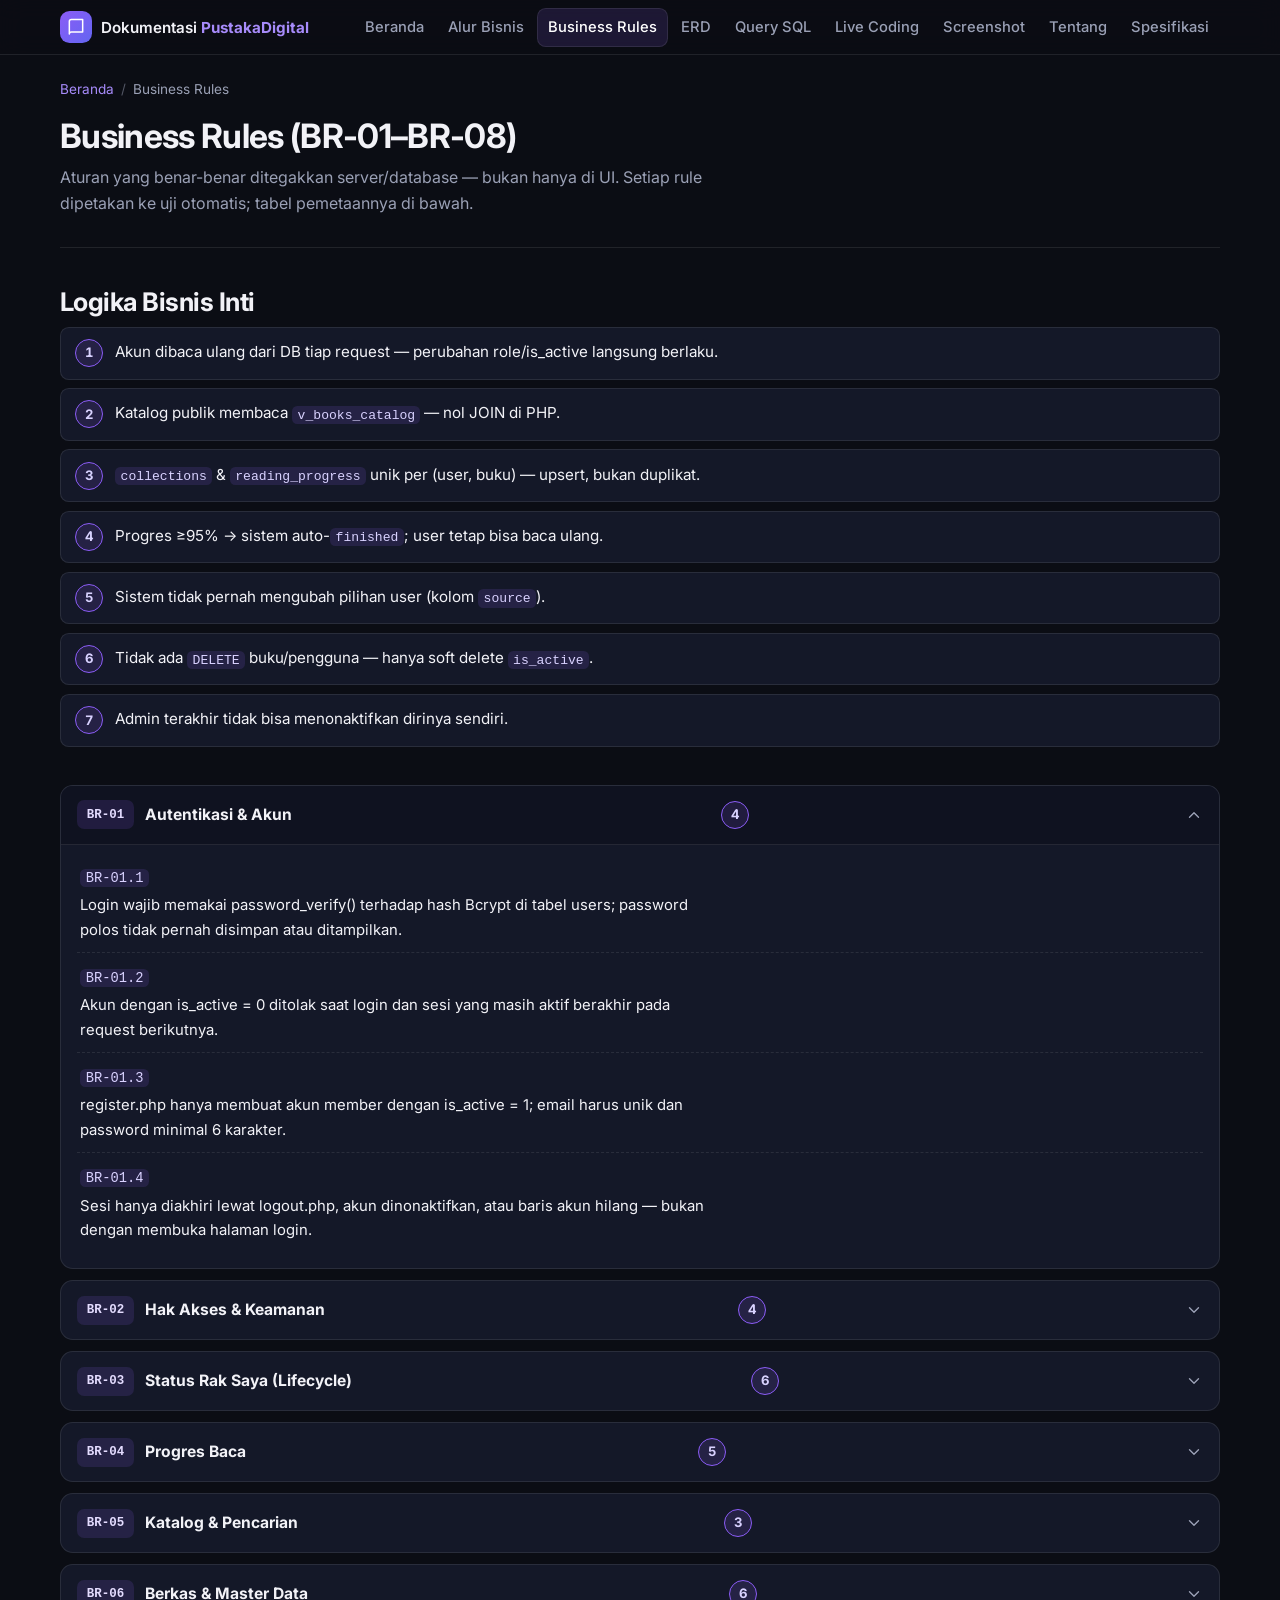
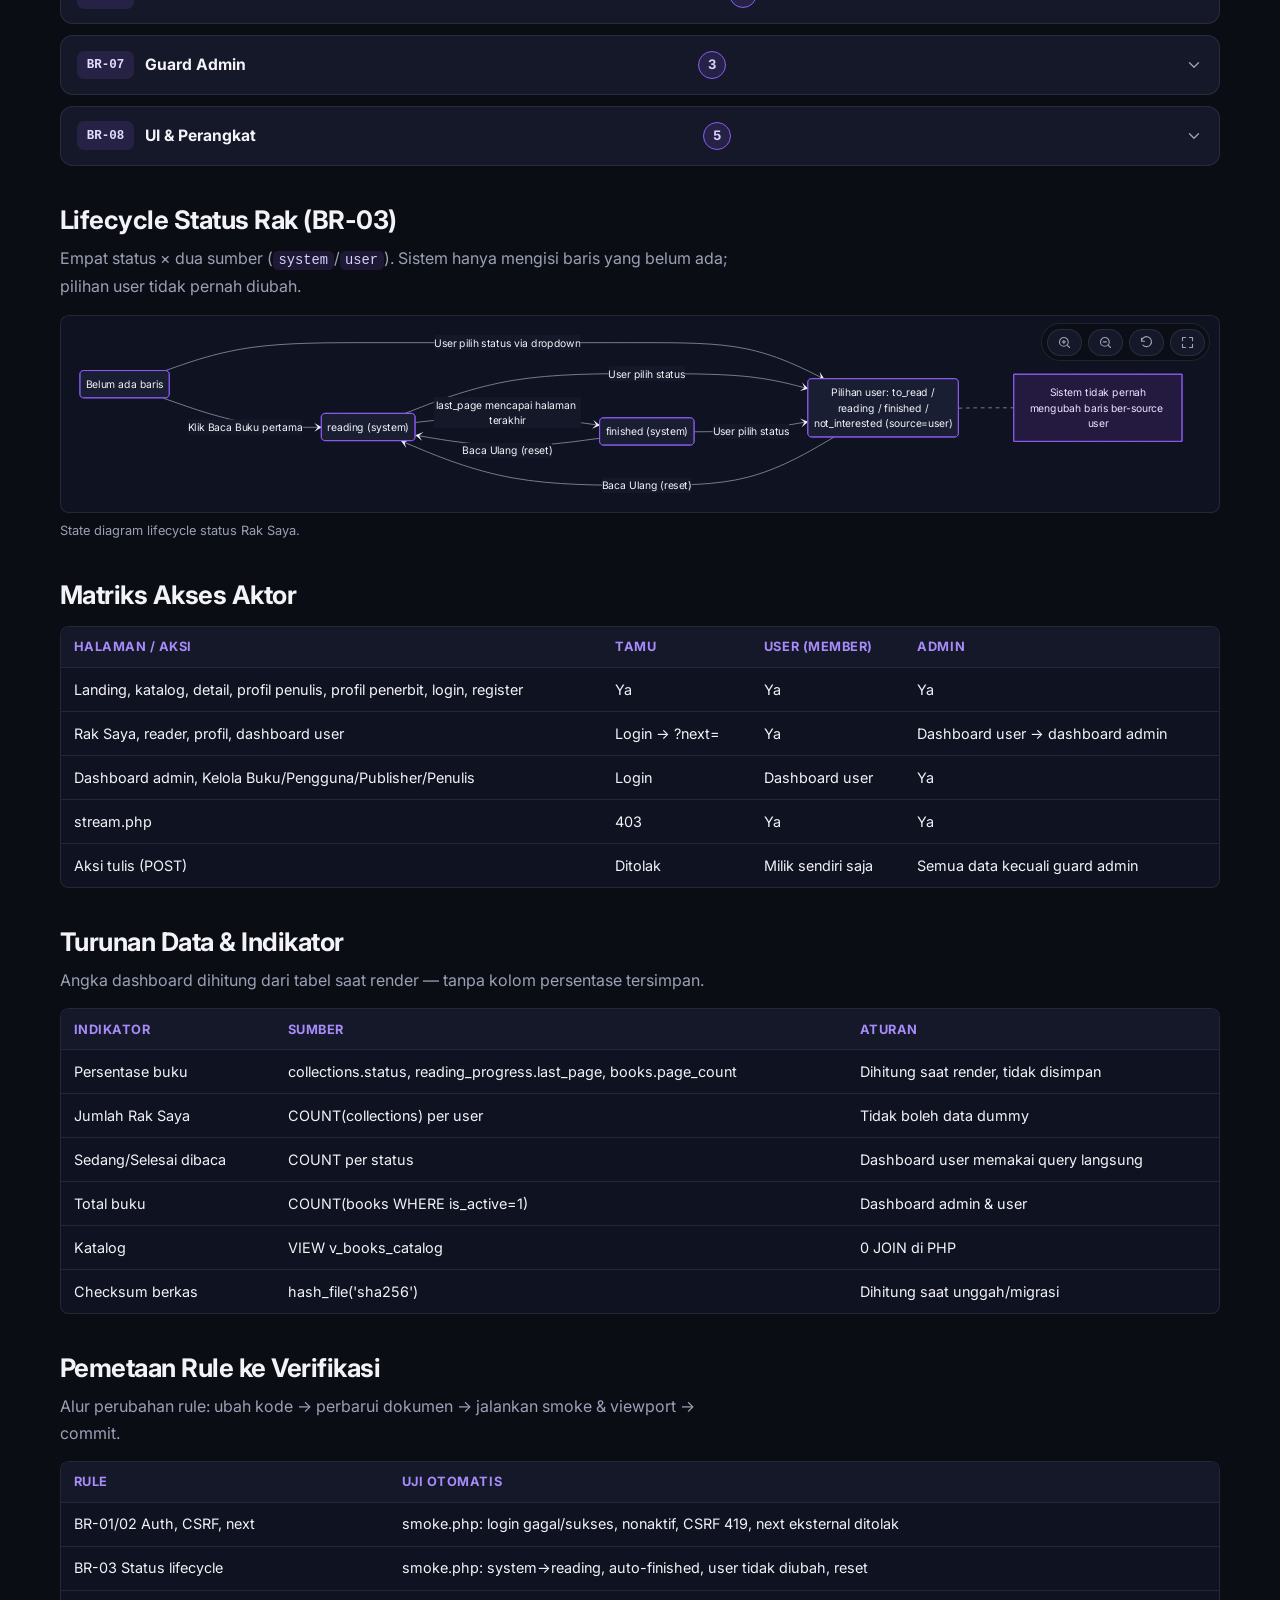
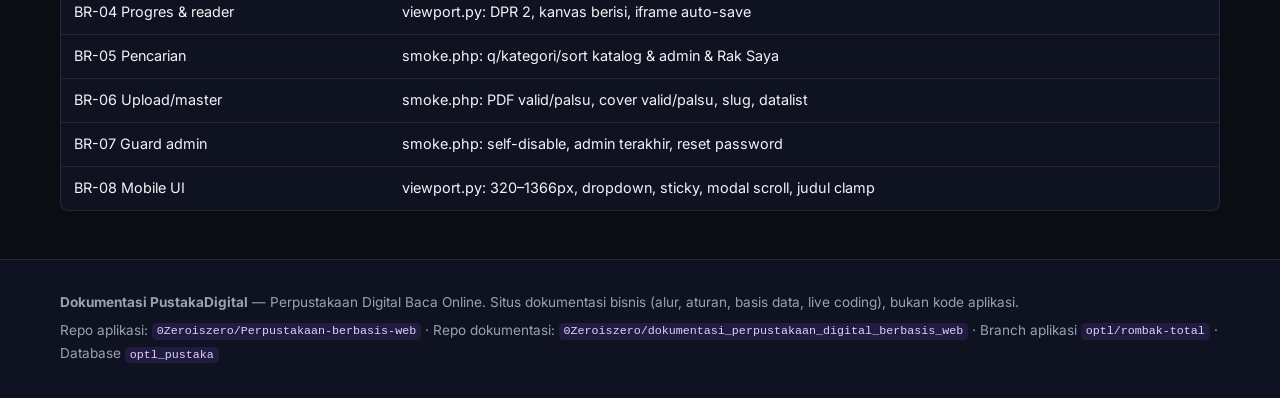
<file: business-rules.html>
<!doctype html>
<html lang="id">
<head>
<meta charset="utf-8">
<meta name="viewport" content="width=device-width, initial-scale=1">
<title>Business Rules — Dokumentasi PustakaDigital</title>
<meta name="description" content="8 kelompok business rules PustakaDigital: autentikasi, hak akses, lifecycle status rak, progres baca, katalog, berkas &amp; master, guard admin, UI.">
<link rel="preconnect" href="https://fonts.googleapis.com">
<link rel="preconnect" href="https://fonts.gstatic.com" crossorigin>
<link rel="stylesheet" href="https://fonts.googleapis.com/css2?family=Inter:wght@400;500;600;700;800&display=swap">
<link rel="stylesheet" href="assets/style.css">
</head>
<body>
<a class="skip" href="#main">Lewati ke konten</a>
<header class="topbar">
  <div class="wrap bar">
    <a class="brand" href="index.html">
      <span class="brand-ic"><svg viewBox="0 0 24 24" width="20" height="20" fill="none" stroke="currentColor" stroke-width="1.8" stroke-linecap="round" stroke-linejoin="round" aria-hidden="true"><path d="M4 5.5A2.5 2.5 0 0 1 6.5 3H20v15H6.5A2.5 2.5 0 0 0 4 20.5zM20 18H6.5A2.5 2.5 0 0 0 4 20.5"/></svg></span>
      <span class="brand-tx">Dokumentasi <b>PustakaDigital</b></span>
    </a>
    <nav class="nav" id="nav" aria-label="Navigasi utama"><a href="index.html">Beranda</a><a href="alur-bisnis.html">Alur Bisnis</a><a href="business-rules.html" aria-current="page">Business Rules</a><a href="erd.html">ERD</a><a href="sql.html">Query SQL</a><a href="live-coding.html">Live Coding</a><a href="screenshots.html">Screenshot</a><a href="tentang.html">Tentang</a><a href="spesifikasi.html">Spesifikasi</a></nav>
    <button class="icon-btn nav-btn" id="navBtn" aria-expanded="false" aria-controls="nav" aria-label="Buka menu"><svg viewBox="0 0 24 24" width="18" height="18" fill="none" stroke="currentColor" stroke-width="1.8" stroke-linecap="round" stroke-linejoin="round" aria-hidden="true"><path d="M4 7h16M4 12h16M4 17h16"/></svg></button>
  </div>
</header>
<main id="main" class="wrap">
<nav class="crumbs" aria-label="Posisi"><a href="index.html">Beranda</a><span class="sep">/</span><span>Business Rules</span></nav><header class="page-head"><h1>Business Rules (BR-01–BR-08)</h1><p class="lead">Aturan yang benar-benar ditegakkan server/database — bukan hanya di UI. Setiap rule dipetakan ke uji otomatis; tabel pemetaannya di bawah.</p></header>
<section class="sec" id="inti">
  <h2>Logika Bisnis Inti</h2>
  <ol class="inti-list">
    <li><span class="n-dot">1</span><span>Akun dibaca ulang dari DB tiap request — perubahan role/is_active langsung berlaku.</span></li>
    <li><span class="n-dot">2</span><span>Katalog publik membaca <code>v_books_catalog</code> — nol JOIN di PHP.</span></li>
    <li><span class="n-dot">3</span><span><code>collections</code> &amp; <code>reading_progress</code> unik per (user, buku) — upsert, bukan duplikat.</span></li>
    <li><span class="n-dot">4</span><span>Progres ≥95% → sistem auto-<code>finished</code>; user tetap bisa baca ulang.</span></li>
    <li><span class="n-dot">5</span><span>Sistem tidak pernah mengubah pilihan user (kolom <code>source</code>).</span></li>
    <li><span class="n-dot">6</span><span>Tidak ada <code>DELETE</code> buku/pengguna — hanya soft delete <code>is_active</code>.</span></li>
    <li><span class="n-dot">7</span><span>Admin terakhir tidak bisa menonaktifkan dirinya sendiri.</span></li>
  </ol>
</section>
<section class="sec accs">
<details class="acc" id="br-01" open>
  <summary><span class="badge">BR-01</span><b>Autentikasi & Akun</b><span class="n-dot">4</span><span class="sr-only">aturan</span><svg viewBox="0 0 24 24" width="18" height="18" fill="none" stroke="currentColor" stroke-width="1.8" stroke-linecap="round" stroke-linejoin="round" aria-hidden="true"><path d="m6 9 6 6 6-6"/></svg></summary>
  <div class="acc-body"><ul class="rule-list"><li><code>BR-01.1</code><p>Login wajib memakai password_verify() terhadap hash Bcrypt di tabel users; password polos tidak pernah disimpan atau ditampilkan.</p></li><li><code>BR-01.2</code><p>Akun dengan is_active = 0 ditolak saat login dan sesi yang masih aktif berakhir pada request berikutnya.</p></li><li><code>BR-01.3</code><p>register.php hanya membuat akun member dengan is_active = 1; email harus unik dan password minimal 6 karakter.</p></li><li><code>BR-01.4</code><p>Sesi hanya diakhiri lewat logout.php, akun dinonaktifkan, atau baris akun hilang — bukan dengan membuka halaman login.</p></li></ul></div>
</details>
<details class="acc" id="br-02">
  <summary><span class="badge">BR-02</span><b>Hak Akses & Keamanan</b><span class="n-dot">4</span><span class="sr-only">aturan</span><svg viewBox="0 0 24 24" width="18" height="18" fill="none" stroke="currentColor" stroke-width="1.8" stroke-linecap="round" stroke-linejoin="round" aria-hidden="true"><path d="m6 9 6 6 6-6"/></svg></summary>
  <div class="acc-body"><ul class="rule-list"><li><code>BR-02.1</code><p>wajib_login() mengarahkan tamu ke login dengan ?next= lokal; wajib_admin() mengirim member ke dashboard user.</p></li><li><code>BR-02.2</code><p>?next= harus diawali BASE_URL, tidak mengandung .., CRLF, atau halaman auth/logout.</p></li><li><code>BR-02.3</code><p>Semua aksi tulis wajib POST + cek_csrf() + redirect + flash. Token kosong pada sesi tanpa token dianggap gagal (419).</p></li><li><code>BR-02.4</code><p>Semua nilai query wajib melalui helper prepared statement q()/rows()/row()/scalar(); tidak ada interpolasi nilai user ke SQL.</p></li></ul></div>
</details>
<details class="acc" id="br-03">
  <summary><span class="badge">BR-03</span><b>Status Rak Saya (Lifecycle)</b><span class="n-dot">6</span><span class="sr-only">aturan</span><svg viewBox="0 0 24 24" width="18" height="18" fill="none" stroke="currentColor" stroke-width="1.8" stroke-linecap="round" stroke-linejoin="round" aria-hidden="true"><path d="m6 9 6 6 6-6"/></svg></summary>
  <div class="acc-body"><ul class="rule-list"><li><code>BR-03.1</code><p>collections unik per (user_id, book_id) dengan empat status: to_read, reading, not_interested, finished.</p></li><li><code>BR-03.2</code><p>status_source bernilai system atau user. Sistem hanya mengisi status saat baris belum ada; setelah user memilih status, sistem tidak pernah mengubahnya.</p></li><li><code>BR-03.3</code><p>Klik Baca Buku pertama kali pada buku tanpa status membuat reading ber-source system. Permintaan pertama tidak langsung menandai selesai.</p></li><li><code>BR-03.4</code><p>Baris ber-source system otomatis menjadi finished saat last_page mencapai halaman terakhir. Kembali ke halaman sebelumnya tidak membatalkan status selesai.</p></li><li><code>BR-03.5</code><p>Dropdown status pada katalog/detail/penulis/penerbit/Rak Saya selalu menandai status_source='user'.</p></li><li><code>BR-03.6</code><p>Baca Ulang mereset last_page=1, status reading, dan status_source='system' agar siklus otomatis dapat berjalan lagi.</p></li></ul></div>
</details>
<details class="acc" id="br-04">
  <summary><span class="badge">BR-04</span><b>Progres Baca</b><span class="n-dot">5</span><span class="sr-only">aturan</span><svg viewBox="0 0 24 24" width="18" height="18" fill="none" stroke="currentColor" stroke-width="1.8" stroke-linecap="round" stroke-linejoin="round" aria-hidden="true"><path d="m6 9 6 6 6-6"/></svg></summary>
  <div class="acc-body"><ul class="rule-list"><li><code>BR-04.1</code><p>reading_progress hanya menyimpan last_page, unik per (user_id, book_id); tidak ada kolom persentase tersimpan.</p></li><li><code>BR-04.2</code><p>last_page selalu di-clamp ke 1..page_count; bila page_count = 0, batas sanity berasal dari total_pages PDF.js (maks 100000).</p></li><li><code>BR-04.3</code><p>Persentase diturunkan saat render: finished=100, to_read=0, selain itu round(last_page/page_count*100) dibatasi 1–99.</p></li><li><code>BR-04.4</code><p>Auto-save memakai form tersembunyi ke iframe progressFrame; bukan AJAX/fetch. Hanya transport internal PDF.js ke stream.php yang memakai XHR.</p></li><li><code>BR-04.5</code><p>Kanvas PDF dirender pada resolusi devicePixelRatio (maks 2.5) agar Fit Halaman maupun Fit Lebar tetap tajam.</p></li></ul></div>
</details>
<details class="acc" id="br-05">
  <summary><span class="badge">BR-05</span><b>Katalog & Pencarian</b><span class="n-dot">3</span><span class="sr-only">aturan</span><svg viewBox="0 0 24 24" width="18" height="18" fill="none" stroke="currentColor" stroke-width="1.8" stroke-linecap="round" stroke-linejoin="round" aria-hidden="true"><path d="m6 9 6 6 6-6"/></svg></summary>
  <div class="acc-body"><ul class="rule-list"><li><code>BR-05.1</code><p>Pencarian, filter kategori, dan urutan diproses server-side lewat form GET; tidak ada filter JavaScript.</p></li><li><code>BR-05.2</code><p>Semua halaman katalog/detail/penulis/penerbit membaca VIEW v_books_catalog sehingga tidak ada JOIN di PHP.</p></li><li><code>BR-05.3</code><p>Buku nonaktif (is_active=0) hilang dari katalog dan halaman publik, serta diblokir dari stream.php.</p></li></ul></div>
</details>
<details class="acc" id="br-06">
  <summary><span class="badge">BR-06</span><b>Berkas & Master Data</b><span class="n-dot">6</span><span class="sr-only">aturan</span><svg viewBox="0 0 24 24" width="18" height="18" fill="none" stroke="currentColor" stroke-width="1.8" stroke-linecap="round" stroke-linejoin="round" aria-hidden="true"><path d="m6 9 6 6 6-6"/></svg></summary>
  <div class="acc-body"><ul class="rule-list"><li><code>BR-06.1</code><p>Aplikasi hanya menerima PDF, satu judul satu berkas; format lain dikonversi manual di luar sistem.</p></li><li><code>BR-06.2</code><p>Upload PDF divalidasi ekstensi, MIME application/pdf, dan ukuran maks 50 MB. Nama file akhir {book_id}.pdf di storage/ebooks/.</p></li><li><code>BR-06.3</code><p>Sampul kustom JPG/PNG/WEBP/GIF maks 5 MB divalidasi getimagesize(); tanpa sampul dibuat sampul GD {book_id}-default.jpg.</p></li><li><code>BR-06.4</code><p>Buku dan penulis/publisher memakai slug unik dari generate_unique_slug(); bentrok diberi akhiran angka.</p></li><li><code>BR-06.5</code><p>Master publisher/penulis tidak bisa dihapus; hanya dapat dinonaktifkan/diubah bila related entity mengizinkan (soft-delete untuk buku/akun).</p></li><li><code>BR-06.6</code><p>Form penulis memakai datalist negara, form publisher memakai datalist kota; sumber status di includes/data_helper.php dan tetap menerima teks bebas.</p></li></ul></div>
</details>
<details class="acc" id="br-07">
  <summary><span class="badge">BR-07</span><b>Guard Admin</b><span class="n-dot">3</span><span class="sr-only">aturan</span><svg viewBox="0 0 24 24" width="18" height="18" fill="none" stroke="currentColor" stroke-width="1.8" stroke-linecap="round" stroke-linejoin="round" aria-hidden="true"><path d="m6 9 6 6 6-6"/></svg></summary>
  <div class="acc-body"><ul class="rule-list"><li><code>BR-07.1</code><p>Admin tidak dapat menonaktifkan atau menurunkan role akunnya sendiri.</p></li><li><code>BR-07.2</code><p>Admin aktif terakhir tidak dapat dinonaktifkan atau diturunkan role-nya.</p></li><li><code>BR-07.3</code><p>Reset password menghasilkan 12 karakter acak, tersimpan sebagai hash, teks polos hanya tampil sekali disertai tombol Salin.</p></li></ul></div>
</details>
<details class="acc" id="br-08">
  <summary><span class="badge">BR-08</span><b>UI & Perangkat</b><span class="n-dot">5</span><span class="sr-only">aturan</span><svg viewBox="0 0 24 24" width="18" height="18" fill="none" stroke="currentColor" stroke-width="1.8" stroke-linecap="round" stroke-linejoin="round" aria-hidden="true"><path d="m6 9 6 6 6-6"/></svg></summary>
  <div class="acc-body"><ul class="rule-list"><li><code>BR-08.1</code><p>Setelah login, semua halaman memakai shell sidebar + topbar yang sama; navbar publik hanya untuk tamu.</p></li><li><code>BR-08.2</code><p>Beranda dihapus dari sidebar; Rak Saya berada di sidebar untuk user maupun admin, buku di dropdown profil.</p></li><li><code>BR-08.3</code><p>Di mobile, subjudul topbar hilang, judul satu baris dengan elipsis, profil menjadi avatar bulat, dropdown tidak overflow viewport.</p></li><li><code>BR-08.4</code><p>Judul kartu dibatasi dua baris dengan elipsis; tooltip memuat judul lengkap.</p></li><li><code>BR-08.5</code><p>Modal panjang (Buku, Filter Rak Saya) harus bisa discroll dengan footer tetap terlihat.</p></li></ul></div>
</details></section>
<section class="sec" id="lifecycle">
  <h2>Lifecycle Status Rak (BR-03)</h2>
  <p class="lead">Empat status × dua sumber (<code>system</code>/<code>user</code>). Sistem hanya mengisi baris yang belum ada; pilihan user tidak pernah diubah.</p>
  <figure class="diag"><div class="diag-tools"><button class="chip d-zoom" data-step="1" aria-label="Perbesar"><svg viewBox="0 0 24 24" width="15" height="15" fill="none" stroke="currentColor" stroke-width="1.8" stroke-linecap="round" stroke-linejoin="round" aria-hidden="true"><path d="M11 4a7 7 0 1 0 0 14 7 7 0 0 0 0-14zM20 20l-4.2-4.2M8.5 11h5M11 8.5v5"/></svg></button><button class="chip d-zoom" data-step="-1" aria-label="Perkecil"><svg viewBox="0 0 24 24" width="15" height="15" fill="none" stroke="currentColor" stroke-width="1.8" stroke-linecap="round" stroke-linejoin="round" aria-hidden="true"><path d="M11 4a7 7 0 1 0 0 14 7 7 0 0 0 0-14zM20 20l-4.2-4.2M8.5 11h5"/></svg></button><button class="chip d-reset" aria-label="Reset tampilan"><svg viewBox="0 0 24 24" width="15" height="15" fill="none" stroke="currentColor" stroke-width="1.8" stroke-linecap="round" stroke-linejoin="round" aria-hidden="true"><path d="M4 10a8 8 0 1 1 2 6M4 10V5m0 5h5"/></svg></button><button class="chip d-full" aria-label="Layar penuh"><svg viewBox="0 0 24 24" width="15" height="15" fill="none" stroke="currentColor" stroke-width="1.8" stroke-linecap="round" stroke-linejoin="round" aria-hidden="true"><path d="M4 9V4h5M20 9V4h-5M4 15v5h5M20 15v5h-5"/></svg></button></div><div class="diag-scroll"><div class="diag-inner"><pre class="mermaid">stateDiagram-v2
    direction LR
    state &quot;Belum ada baris&quot; as none
    state &quot;reading (system)&quot; as rs
    state &quot;finished (system)&quot; as fs
    state &quot;Pilihan user: to_read /&lt;br/&gt;reading / finished /&lt;br/&gt;not_interested (source=user)&quot; as us
    none --&gt; rs : Klik Baca Buku pertama
    none --&gt; us : User pilih status via dropdown
    rs --&gt; fs : last_page mencapai halaman terakhir
    rs --&gt; us : User pilih status
    fs --&gt; us : User pilih status
    fs --&gt; rs : Baca Ulang (reset)
    us --&gt; rs : Baca Ulang (reset)

    note right of us
        Sistem tidak pernah
        mengubah baris ber-source user
    end note</pre></div></div><figcaption class="muted">State diagram lifecycle status Rak Saya.</figcaption></figure>
</section>
<section class="sec" id="matriks">
  <h2>Matriks Akses Aktor</h2>
  <div class="table-wrap"><table><thead><tr><th>Halaman / Aksi</th><th>Tamu</th><th>User (member)</th><th>Admin</th></tr></thead><tbody><tr><td>Landing, katalog, detail, profil penulis, profil penerbit, login, register</td><td>Ya</td><td>Ya</td><td>Ya</td></tr><tr><td>Rak Saya, reader, profil, dashboard user</td><td>Login → ?next=</td><td>Ya</td><td>Dashboard user → dashboard admin</td></tr><tr><td>Dashboard admin, Kelola Buku/Pengguna/Publisher/Penulis</td><td>Login</td><td>Dashboard user</td><td>Ya</td></tr><tr><td>stream.php</td><td>403</td><td>Ya</td><td>Ya</td></tr><tr><td>Aksi tulis (POST)</td><td>Ditolak</td><td>Milik sendiri saja</td><td>Semua data kecuali guard admin</td></tr></tbody></table></div>
</section>
<section class="sec" id="turunan">
  <h2>Turunan Data &amp; Indikator</h2>
  <p class="lead">Angka dashboard dihitung dari tabel saat render — tanpa kolom persentase tersimpan.</p>
  <div class="table-wrap"><table><thead><tr><th>Indikator</th><th>Sumber</th><th>Aturan</th></tr></thead><tbody><tr><td>Persentase buku</td><td>collections.status, reading_progress.last_page, books.page_count</td><td>Dihitung saat render, tidak disimpan</td></tr><tr><td>Jumlah Rak Saya</td><td>COUNT(collections) per user</td><td>Tidak boleh data dummy</td></tr><tr><td>Sedang/Selesai dibaca</td><td>COUNT per status</td><td>Dashboard user memakai query langsung</td></tr><tr><td>Total buku</td><td>COUNT(books WHERE is_active=1)</td><td>Dashboard admin & user</td></tr><tr><td>Katalog</td><td>VIEW v_books_catalog</td><td>0 JOIN di PHP</td></tr><tr><td>Checksum berkas</td><td>hash_file('sha256')</td><td>Dihitung saat unggah/migrasi</td></tr></tbody></table></div>
</section>
<section class="sec" id="pemetaan">
  <h2>Pemetaan Rule ke Verifikasi</h2>
  <p class="lead">Alur perubahan rule: ubah kode → perbarui dokumen → jalankan smoke &amp; viewport → commit.</p>
  <div class="table-wrap"><table><thead><tr><th>Rule</th><th>Uji Otomatis</th></tr></thead><tbody><tr><td>BR-01/02 Auth, CSRF, next</td><td>smoke.php: login gagal/sukses, nonaktif, CSRF 419, next eksternal ditolak</td></tr><tr><td>BR-03 Status lifecycle</td><td>smoke.php: system→reading, auto-finished, user tidak diubah, reset</td></tr><tr><td>BR-04 Progres & reader</td><td>viewport.py: DPR 2, kanvas berisi, iframe auto-save</td></tr><tr><td>BR-05 Pencarian</td><td>smoke.php: q/kategori/sort katalog & admin & Rak Saya</td></tr><tr><td>BR-06 Upload/master</td><td>smoke.php: PDF valid/palsu, cover valid/palsu, slug, datalist</td></tr><tr><td>BR-07 Guard admin</td><td>smoke.php: self-disable, admin terakhir, reset password</td></tr><tr><td>BR-08 Mobile UI</td><td>viewport.py: 320–1366px, dropdown, sticky, modal scroll, judul clamp</td></tr></tbody></table></div>
</section>
</main>
<footer class="foot">
  <div class="wrap foot-in">
    <p><b>Dokumentasi PustakaDigital</b> — Perpustakaan Digital Baca Online. Situs dokumentasi bisnis (alur, aturan, basis data, live coding), bukan kode aplikasi.</p>
    <p>Repo aplikasi: <code>0Zeroiszero/Perpustakaan-berbasis-web</code> · Repo dokumentasi: <code>0Zeroiszero/dokumentasi_perpustakaan_digital_berbasis_web</code> · Branch aplikasi <code>optl/rombak-total</code> · Database <code>optl_pustaka</code></p>
  </div>
</footer>
<button class="to-top" id="toTop" aria-label="Kembali ke atas"><svg viewBox="0 0 24 24" width="18" height="18" fill="none" stroke="currentColor" stroke-width="1.8" stroke-linecap="round" stroke-linejoin="round" aria-hidden="true"><path d="m5 12 7-7 7 7M12 5v14"/></svg></button>

<div class="toc" id="toc">
  <button class="toc-tab" id="tocTab" aria-expanded="false" aria-controls="tocPanel" aria-haspopup="true">
    <span class="toc-tab-ic"><svg viewBox="0 0 24 24" width="15" height="15" fill="none" stroke="currentColor" stroke-width="1.8" stroke-linecap="round" stroke-linejoin="round" aria-hidden="true"><path d="M4 4h6v6H4zM14 14h6v6h-6zM7 10v4a2 2 0 0 0 2 2h5M17 14v-4a2 2 0 0 0-2-2h-5"/></svg></span>
    <span class="toc-tab-tx">Di halaman ini</span>
    <svg viewBox="0 0 24 24" width="13" height="13" fill="none" stroke="currentColor" stroke-width="1.8" stroke-linecap="round" stroke-linejoin="round" aria-hidden="true"><path d="m6 9 6 6 6-6"/></svg>
  </button>
  <nav class="toc-panel" id="tocPanel" aria-label="Daftar isi halaman" hidden>
    <div class="toc-head">
      <span>Di halaman ini</span>
      <button class="icon-btn toc-close" aria-label="Tutup daftar isi"><svg viewBox="0 0 24 24" width="15" height="15" fill="none" stroke="currentColor" stroke-width="1.8" stroke-linecap="round" stroke-linejoin="round" aria-hidden="true"><path d="M6 6l12 12M18 6 6 18"/></svg></button>
    </div>
    <div class="toc-list"><a class="toc-link" href="#inti" data-toc-link data-target="inti">Logika Bisnis Inti</a><a class="toc-link" href="#br-01" data-toc-link data-target="br-01">BR-01 · Autentikasi &amp; Akun</a><a class="toc-link" href="#br-02" data-toc-link data-target="br-02">BR-02 · Hak Akses &amp; Keamanan</a><a class="toc-link" href="#br-03" data-toc-link data-target="br-03">BR-03 · Status Rak Saya (Lifecycle)</a><a class="toc-link" href="#br-04" data-toc-link data-target="br-04">BR-04 · Progres Baca</a><a class="toc-link" href="#br-05" data-toc-link data-target="br-05">BR-05 · Katalog &amp; Pencarian</a><a class="toc-link" href="#br-06" data-toc-link data-target="br-06">BR-06 · Berkas &amp; Master Data</a><a class="toc-link" href="#br-07" data-toc-link data-target="br-07">BR-07 · Guard Admin</a><a class="toc-link" href="#br-08" data-toc-link data-target="br-08">BR-08 · UI &amp; Perangkat</a><a class="toc-link" href="#lifecycle" data-toc-link data-target="lifecycle">Lifecycle Status Rak</a><a class="toc-link" href="#matriks" data-toc-link data-target="matriks">Matriks Akses</a><a class="toc-link" href="#turunan" data-toc-link data-target="turunan">Turunan Data</a><a class="toc-link" href="#pemetaan" data-toc-link data-target="pemetaan">Pemetaan Verifikasi</a></div>
  </nav>
</div>
<script src="assets/vendor/mermaid.min.js"></script>
<script src="assets/vendor/highlight.min.js"></script>
<script src="assets/app.js"></script>

</body>
</html>
</file>
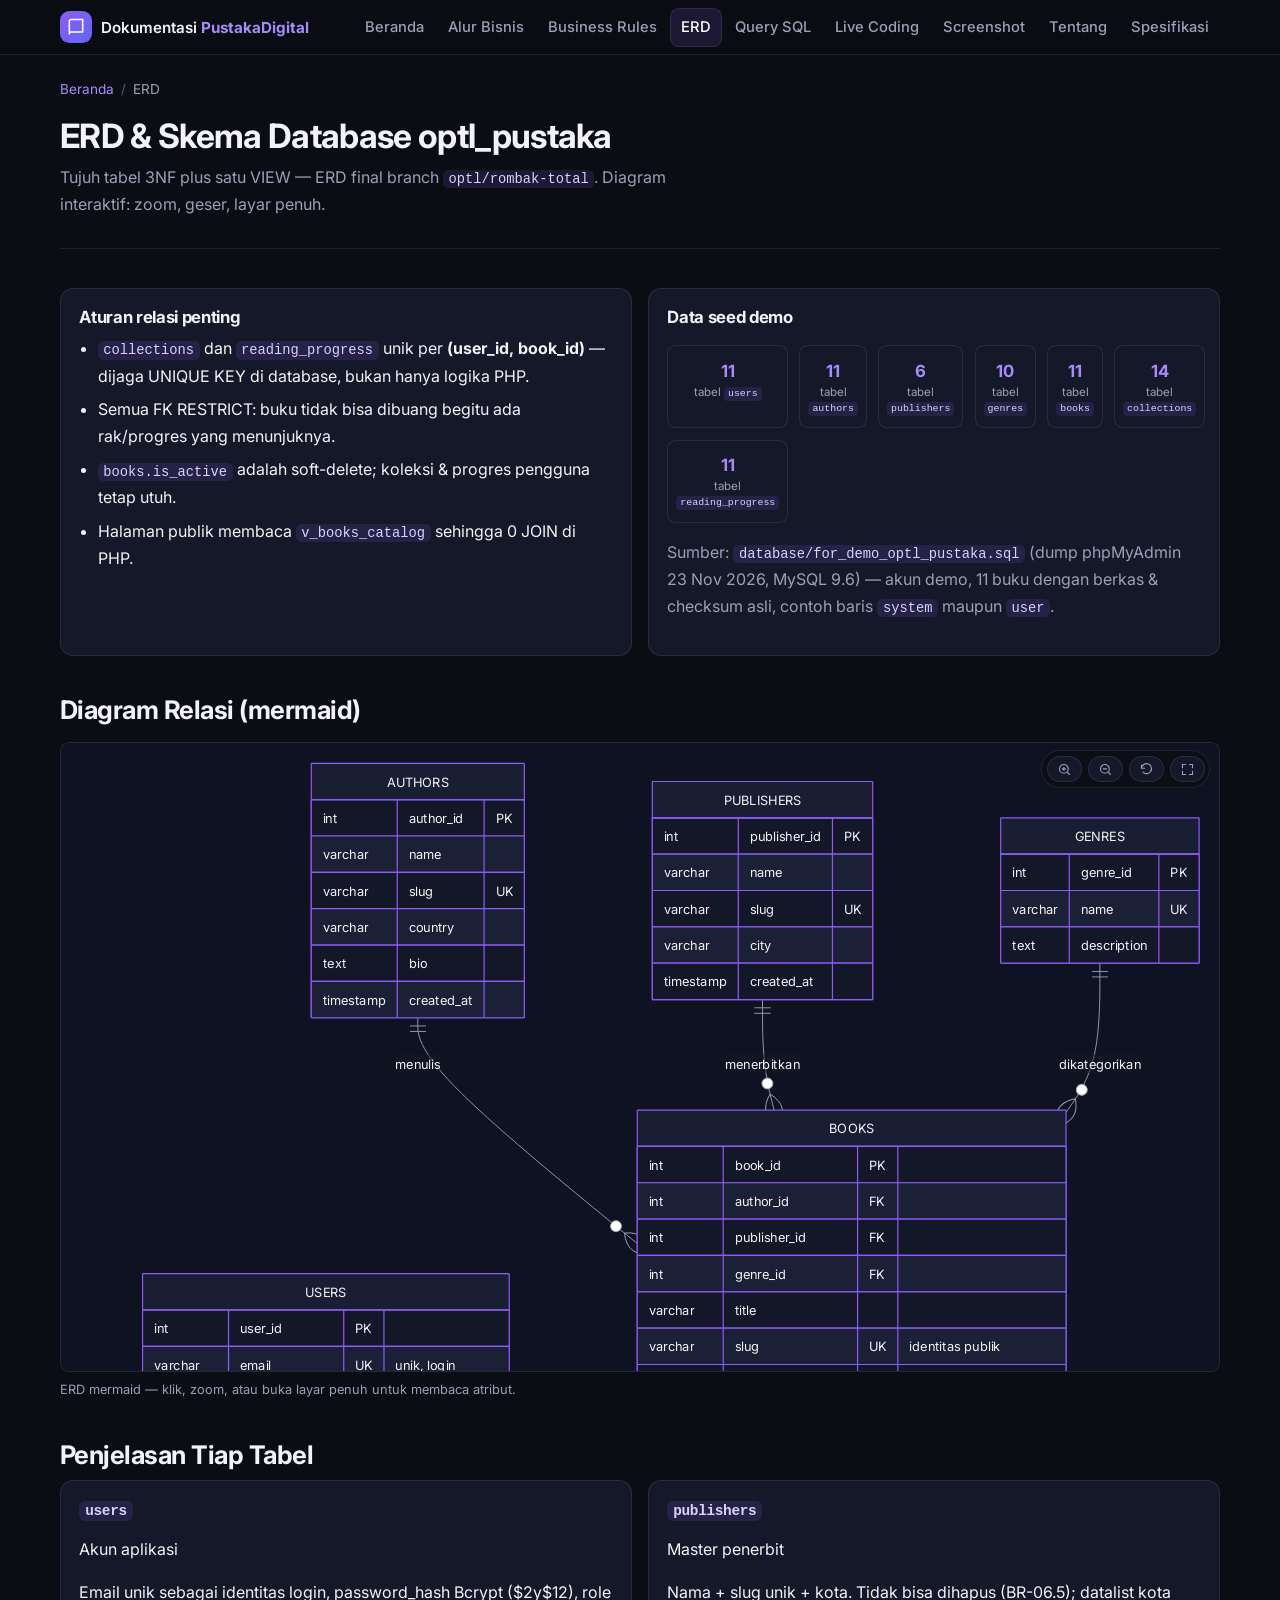
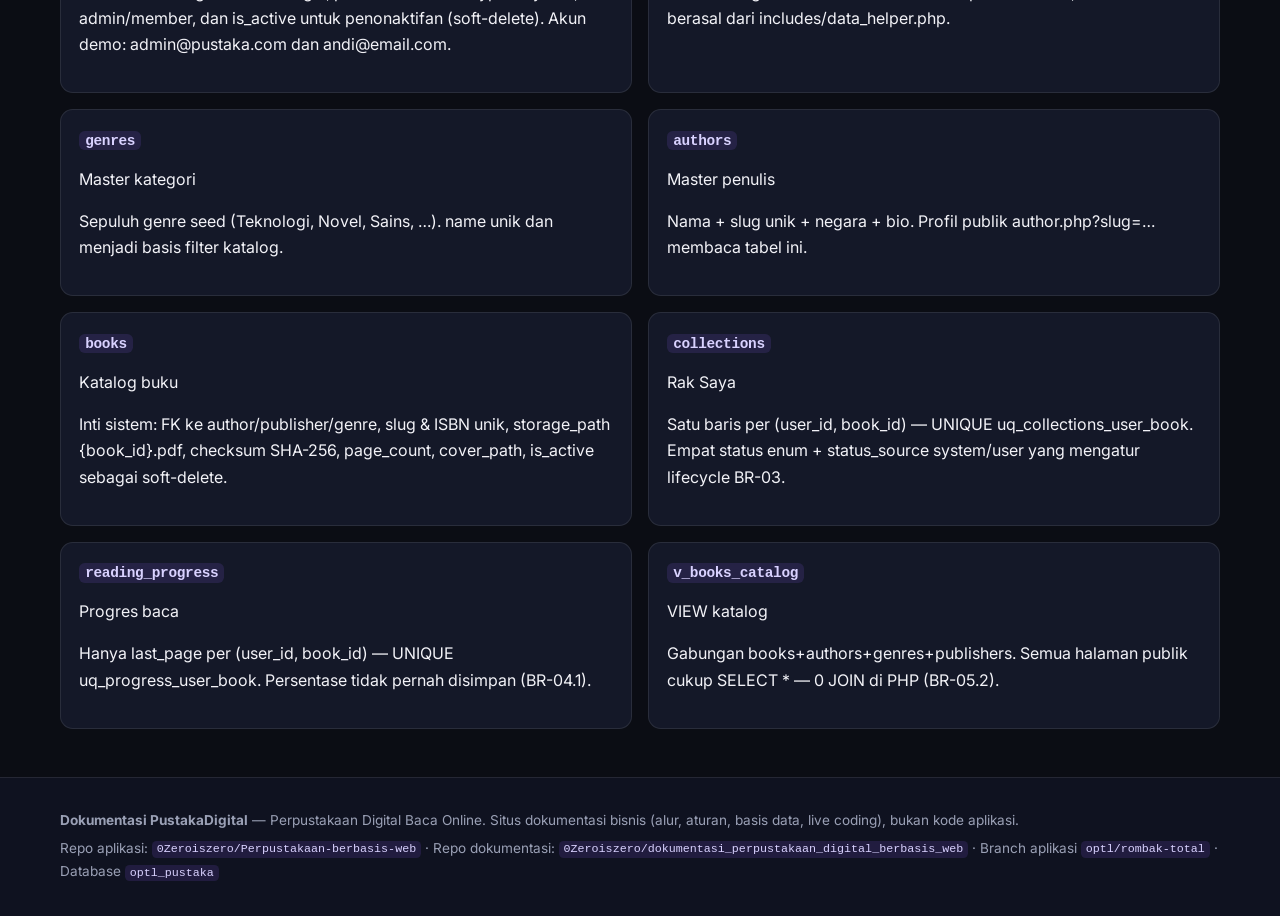
<file: erd.html>
<!doctype html>
<html lang="id">
<head>
<meta charset="utf-8">
<meta name="viewport" content="width=device-width, initial-scale=1">
<title>ERD — Dokumentasi PustakaDigital</title>
<meta name="description" content="ERD interaktif database optl_pustaka: 7 tabel 3NF + VIEW v_books_catalog, aturan relasi, dan penjelasan tabel serta data seed.">
<link rel="preconnect" href="https://fonts.googleapis.com">
<link rel="preconnect" href="https://fonts.gstatic.com" crossorigin>
<link rel="stylesheet" href="https://fonts.googleapis.com/css2?family=Inter:wght@400;500;600;700;800&display=swap">
<link rel="stylesheet" href="assets/style.css">
</head>
<body>
<a class="skip" href="#main">Lewati ke konten</a>
<header class="topbar">
  <div class="wrap bar">
    <a class="brand" href="index.html">
      <span class="brand-ic"><svg viewBox="0 0 24 24" width="20" height="20" fill="none" stroke="currentColor" stroke-width="1.8" stroke-linecap="round" stroke-linejoin="round" aria-hidden="true"><path d="M4 5.5A2.5 2.5 0 0 1 6.5 3H20v15H6.5A2.5 2.5 0 0 0 4 20.5zM20 18H6.5A2.5 2.5 0 0 0 4 20.5"/></svg></span>
      <span class="brand-tx">Dokumentasi <b>PustakaDigital</b></span>
    </a>
    <nav class="nav" id="nav" aria-label="Navigasi utama"><a href="index.html">Beranda</a><a href="alur-bisnis.html">Alur Bisnis</a><a href="business-rules.html">Business Rules</a><a href="erd.html" aria-current="page">ERD</a><a href="sql.html">Query SQL</a><a href="live-coding.html">Live Coding</a><a href="screenshots.html">Screenshot</a><a href="tentang.html">Tentang</a><a href="spesifikasi.html">Spesifikasi</a></nav>
    <button class="icon-btn nav-btn" id="navBtn" aria-expanded="false" aria-controls="nav" aria-label="Buka menu"><svg viewBox="0 0 24 24" width="18" height="18" fill="none" stroke="currentColor" stroke-width="1.8" stroke-linecap="round" stroke-linejoin="round" aria-hidden="true"><path d="M4 7h16M4 12h16M4 17h16"/></svg></button>
  </div>
</header>
<main id="main" class="wrap">
<nav class="crumbs" aria-label="Posisi"><a href="index.html">Beranda</a><span class="sep">/</span><span>ERD</span></nav><header class="page-head"><h1>ERD & Skema Database optl_pustaka</h1><p class="lead">Tujuh tabel 3NF plus satu VIEW — ERD final branch <code>optl/rombak-total</code>. Diagram interaktif: zoom, geser, layar penuh.</p></header>
<section class="sec" id="aturan">
  <div class="cols-2">
    <div class="card pad">
      <h3>Aturan relasi penting</h3>
      <ul class="plain">
        <li><code>collections</code> dan <code>reading_progress</code> unik per <b>(user_id, book_id)</b> — dijaga UNIQUE KEY di database, bukan hanya logika PHP.</li>
        <li>Semua FK RESTRICT: buku tidak bisa dibuang begitu ada rak/progres yang menunjuknya.</li>
        <li><code>books.is_active</code> adalah soft-delete; koleksi &amp; progres pengguna tetap utuh.</li>
        <li>Halaman publik membaca <code>v_books_catalog</code> sehingga 0 JOIN di PHP.</li>
      </ul>
    </div>
    <div class="card pad">
      <h3>Data seed demo</h3>
      <div class="stats"><div class="stat stat-sm"><b>11</b><small>tabel <code>users</code></small></div><div class="stat stat-sm"><b>11</b><small>tabel <code>authors</code></small></div><div class="stat stat-sm"><b>6</b><small>tabel <code>publishers</code></small></div><div class="stat stat-sm"><b>10</b><small>tabel <code>genres</code></small></div><div class="stat stat-sm"><b>11</b><small>tabel <code>books</code></small></div><div class="stat stat-sm"><b>14</b><small>tabel <code>collections</code></small></div><div class="stat stat-sm"><b>11</b><small>tabel <code>reading_progress</code></small></div></div>
      <p class="muted">Sumber: <code>database/for_demo_optl_pustaka.sql</code> (dump phpMyAdmin 23 Nov 2026,
      MySQL 9.6) — akun demo, 11 buku dengan berkas &amp; checksum asli, contoh baris <code>system</code> maupun <code>user</code>.</p>
    </div>
  </div>
</section>
<section class="sec" id="diagram">
  <h2>Diagram Relasi (mermaid)</h2>
  <figure class="diag"><div class="diag-tools"><button class="chip d-zoom" data-step="1" aria-label="Perbesar"><svg viewBox="0 0 24 24" width="15" height="15" fill="none" stroke="currentColor" stroke-width="1.8" stroke-linecap="round" stroke-linejoin="round" aria-hidden="true"><path d="M11 4a7 7 0 1 0 0 14 7 7 0 0 0 0-14zM20 20l-4.2-4.2M8.5 11h5M11 8.5v5"/></svg></button><button class="chip d-zoom" data-step="-1" aria-label="Perkecil"><svg viewBox="0 0 24 24" width="15" height="15" fill="none" stroke="currentColor" stroke-width="1.8" stroke-linecap="round" stroke-linejoin="round" aria-hidden="true"><path d="M11 4a7 7 0 1 0 0 14 7 7 0 0 0 0-14zM20 20l-4.2-4.2M8.5 11h5"/></svg></button><button class="chip d-reset" aria-label="Reset tampilan"><svg viewBox="0 0 24 24" width="15" height="15" fill="none" stroke="currentColor" stroke-width="1.8" stroke-linecap="round" stroke-linejoin="round" aria-hidden="true"><path d="M4 10a8 8 0 1 1 2 6M4 10V5m0 5h5"/></svg></button><button class="chip d-full" aria-label="Layar penuh"><svg viewBox="0 0 24 24" width="15" height="15" fill="none" stroke="currentColor" stroke-width="1.8" stroke-linecap="round" stroke-linejoin="round" aria-hidden="true"><path d="M4 9V4h5M20 9V4h-5M4 15v5h5M20 15v5h-5"/></svg></button></div><div class="diag-scroll" style="max-height:70vh"><div class="diag-inner"><pre class="mermaid">erDiagram
    USERS ||--o{ COLLECTIONS : &quot;menyimpan&quot;
    BOOKS ||--o{ COLLECTIONS : &quot;difikatkan&quot;
    USERS ||--o{ READING_PROGRESS : &quot;mencatat&quot;
    BOOKS ||--o{ READING_PROGRESS : &quot;dibaca&quot;
    AUTHORS ||--o{ BOOKS : &quot;menulis&quot;
    PUBLISHERS ||--o{ BOOKS : &quot;menerbitkan&quot;
    GENRES ||--o{ BOOKS : &quot;dikategorikan&quot;

    USERS {
        int user_id PK
        varchar email UK &quot;unik, login&quot;
        varchar password_hash &quot;Bcrypt&quot;
        varchar display_name
        enum role &quot;admin|member&quot;
        tinyint is_active &quot;1 aktif, 0 nonaktif&quot;
        timestamp created_at
    }
    BOOKS {
        int book_id PK
        int author_id FK
        int publisher_id FK
        int genre_id FK
        varchar title
        varchar slug UK &quot;identitas publik&quot;
        text description
        smallint published_year
        varchar isbn UK
        varchar storage_path UK &quot;storage/ebooks/{id}.pdf&quot;
        int file_size
        char checksum_sha256
        int page_count
        varchar cover_path
        tinyint is_active &quot;soft-delete&quot;
        timestamp created_at
    }
    COLLECTIONS {
        int collection_id PK
        int user_id FK
        int book_id FK
        enum status &quot;to_read|reading|finished|not_interested&quot;
        enum status_source &quot;system|user&quot;
        timestamp created_at
    }
    READING_PROGRESS {
        int progress_id PK
        int user_id FK
        int book_id FK
        int last_page &quot;clamp 1..page_count&quot;
        timestamp updated_at
    }
    AUTHORS {
        int author_id PK
        varchar name
        varchar slug UK
        varchar country
        text bio
        timestamp created_at
    }
    PUBLISHERS {
        int publisher_id PK
        varchar name
        varchar slug UK
        varchar city
        timestamp created_at
    }
    GENRES {
        int genre_id PK
        varchar name UK
        text description
    }</pre></div></div><figcaption class="muted">ERD mermaid — klik, zoom, atau buka layar penuh untuk membaca atribut.</figcaption></figure>
</section>
<section class="sec" id="penjelasan">
  <h2>Penjelasan Tiap Tabel</h2>
  <div class="grid-2"><div class="card pad tbl-card"><h3><code>users</code></h3><p class="tag">Akun aplikasi</p><p>Email unik sebagai identitas login, password_hash Bcrypt ($2y$12), role admin/member, dan is_active untuk penonaktifan (soft-delete). Akun demo: admin@pustaka.com dan andi@email.com.</p></div><div class="card pad tbl-card"><h3><code>publishers</code></h3><p class="tag">Master penerbit</p><p>Nama + slug unik + kota. Tidak bisa dihapus (BR-06.5); datalist kota berasal dari includes/data_helper.php.</p></div><div class="card pad tbl-card"><h3><code>genres</code></h3><p class="tag">Master kategori</p><p>Sepuluh genre seed (Teknologi, Novel, Sains, …). name unik dan menjadi basis filter katalog.</p></div><div class="card pad tbl-card"><h3><code>authors</code></h3><p class="tag">Master penulis</p><p>Nama + slug unik + negara + bio. Profil publik author.php?slug=… membaca tabel ini.</p></div><div class="card pad tbl-card"><h3><code>books</code></h3><p class="tag">Katalog buku</p><p>Inti sistem: FK ke author/publisher/genre, slug & ISBN unik, storage_path {book_id}.pdf, checksum SHA-256, page_count, cover_path, is_active sebagai soft-delete.</p></div><div class="card pad tbl-card"><h3><code>collections</code></h3><p class="tag">Rak Saya</p><p>Satu baris per (user_id, book_id) — UNIQUE uq_collections_user_book. Empat status enum + status_source system/user yang mengatur lifecycle BR-03.</p></div><div class="card pad tbl-card"><h3><code>reading_progress</code></h3><p class="tag">Progres baca</p><p>Hanya last_page per (user_id, book_id) — UNIQUE uq_progress_user_book. Persentase tidak pernah disimpan (BR-04.1).</p></div><div class="card pad tbl-card"><h3><code>v_books_catalog</code></h3><p class="tag">VIEW katalog</p><p>Gabungan books+authors+genres+publishers. Semua halaman publik cukup SELECT * — 0 JOIN di PHP (BR-05.2).</p></div></div>
</section>
</main>
<footer class="foot">
  <div class="wrap foot-in">
    <p><b>Dokumentasi PustakaDigital</b> — Perpustakaan Digital Baca Online. Situs dokumentasi bisnis (alur, aturan, basis data, live coding), bukan kode aplikasi.</p>
    <p>Repo aplikasi: <code>0Zeroiszero/Perpustakaan-berbasis-web</code> · Repo dokumentasi: <code>0Zeroiszero/dokumentasi_perpustakaan_digital_berbasis_web</code> · Branch aplikasi <code>optl/rombak-total</code> · Database <code>optl_pustaka</code></p>
  </div>
</footer>
<button class="to-top" id="toTop" aria-label="Kembali ke atas"><svg viewBox="0 0 24 24" width="18" height="18" fill="none" stroke="currentColor" stroke-width="1.8" stroke-linecap="round" stroke-linejoin="round" aria-hidden="true"><path d="m5 12 7-7 7 7M12 5v14"/></svg></button>

<div class="toc" id="toc">
  <button class="toc-tab" id="tocTab" aria-expanded="false" aria-controls="tocPanel" aria-haspopup="true">
    <span class="toc-tab-ic"><svg viewBox="0 0 24 24" width="15" height="15" fill="none" stroke="currentColor" stroke-width="1.8" stroke-linecap="round" stroke-linejoin="round" aria-hidden="true"><path d="M4 4h6v6H4zM14 14h6v6h-6zM7 10v4a2 2 0 0 0 2 2h5M17 14v-4a2 2 0 0 0-2-2h-5"/></svg></span>
    <span class="toc-tab-tx">Di halaman ini</span>
    <svg viewBox="0 0 24 24" width="13" height="13" fill="none" stroke="currentColor" stroke-width="1.8" stroke-linecap="round" stroke-linejoin="round" aria-hidden="true"><path d="m6 9 6 6 6-6"/></svg>
  </button>
  <nav class="toc-panel" id="tocPanel" aria-label="Daftar isi halaman" hidden>
    <div class="toc-head">
      <span>Di halaman ini</span>
      <button class="icon-btn toc-close" aria-label="Tutup daftar isi"><svg viewBox="0 0 24 24" width="15" height="15" fill="none" stroke="currentColor" stroke-width="1.8" stroke-linecap="round" stroke-linejoin="round" aria-hidden="true"><path d="M6 6l12 12M18 6 6 18"/></svg></button>
    </div>
    <div class="toc-list"><a class="toc-link" href="#aturan" data-toc-link data-target="aturan">Aturan Relasi &amp; Seed</a><a class="toc-link" href="#diagram" data-toc-link data-target="diagram">Diagram Relasi (mermaid)</a><a class="toc-link" href="#penjelasan" data-toc-link data-target="penjelasan">Penjelasan Tiap Tabel</a></div>
  </nav>
</div>
<script src="assets/vendor/mermaid.min.js"></script>
<script src="assets/vendor/highlight.min.js"></script>
<script src="assets/app.js"></script>

</body>
</html>
</file>
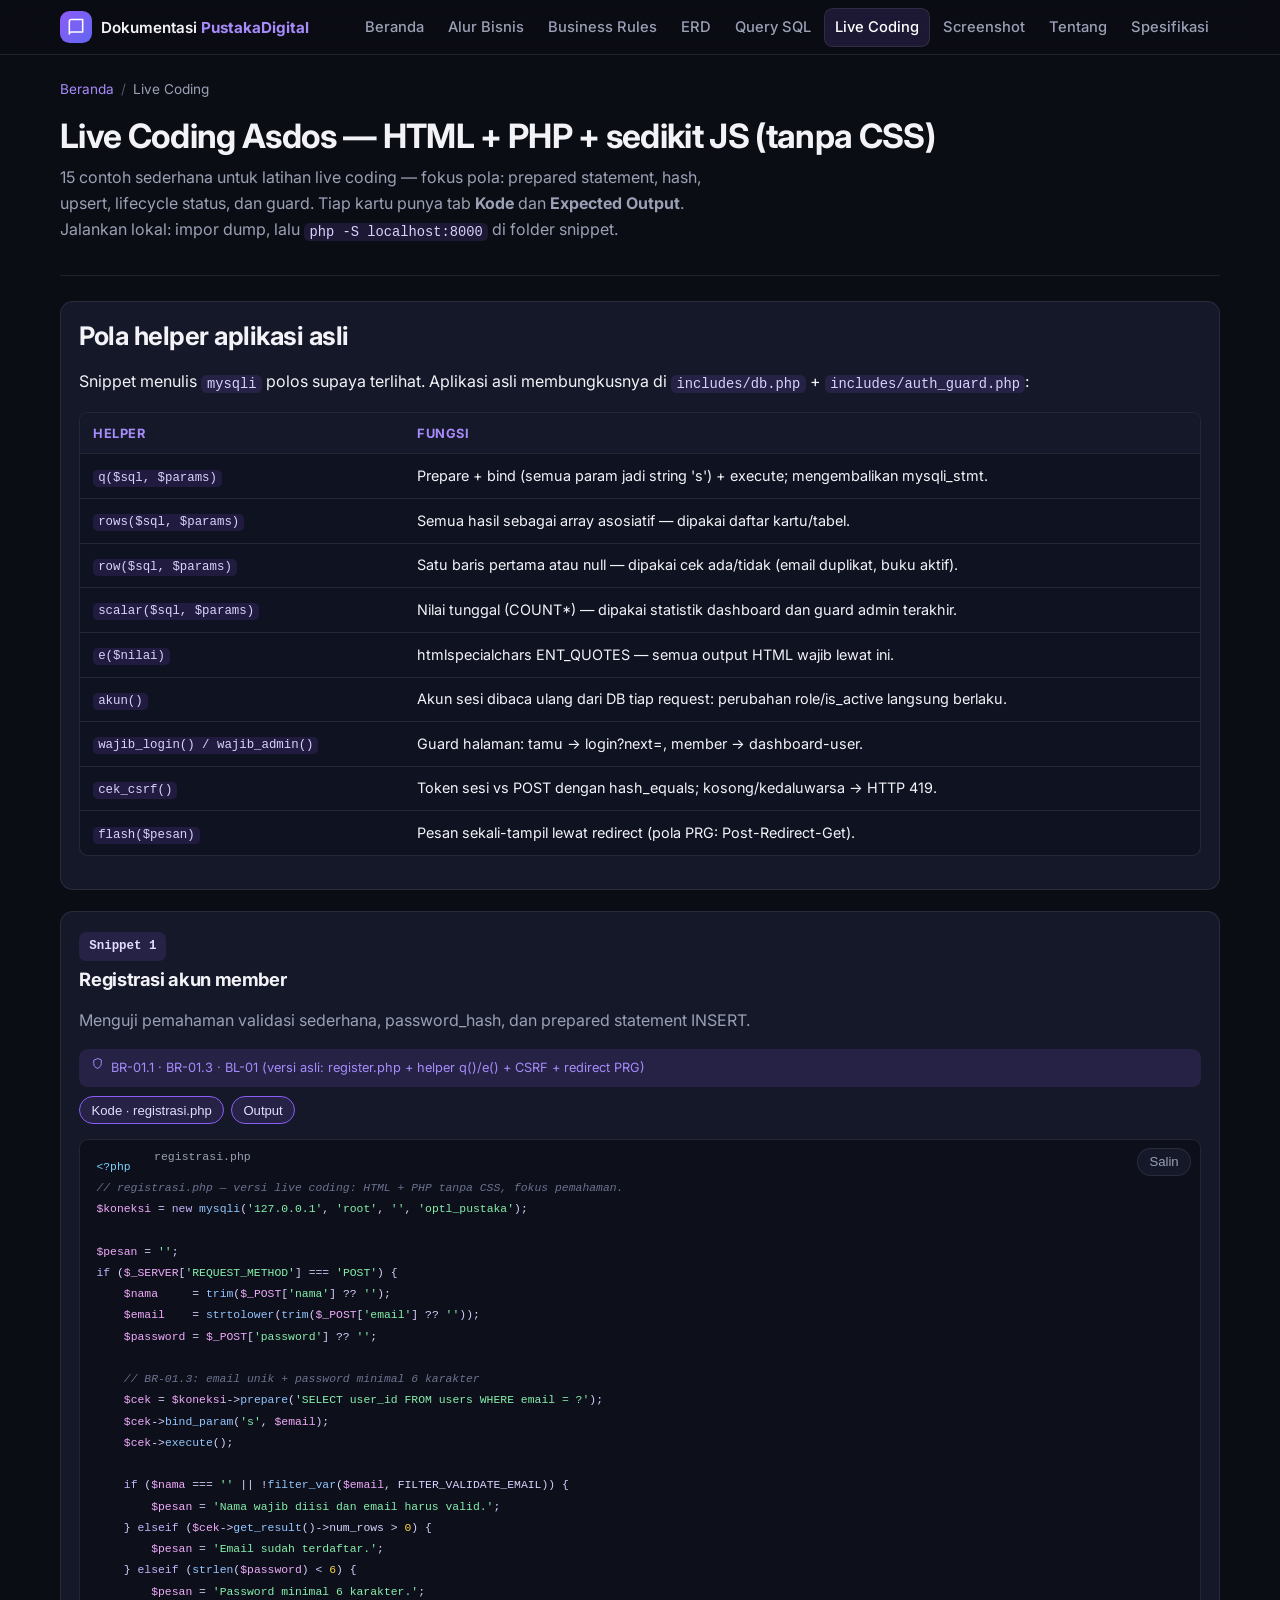
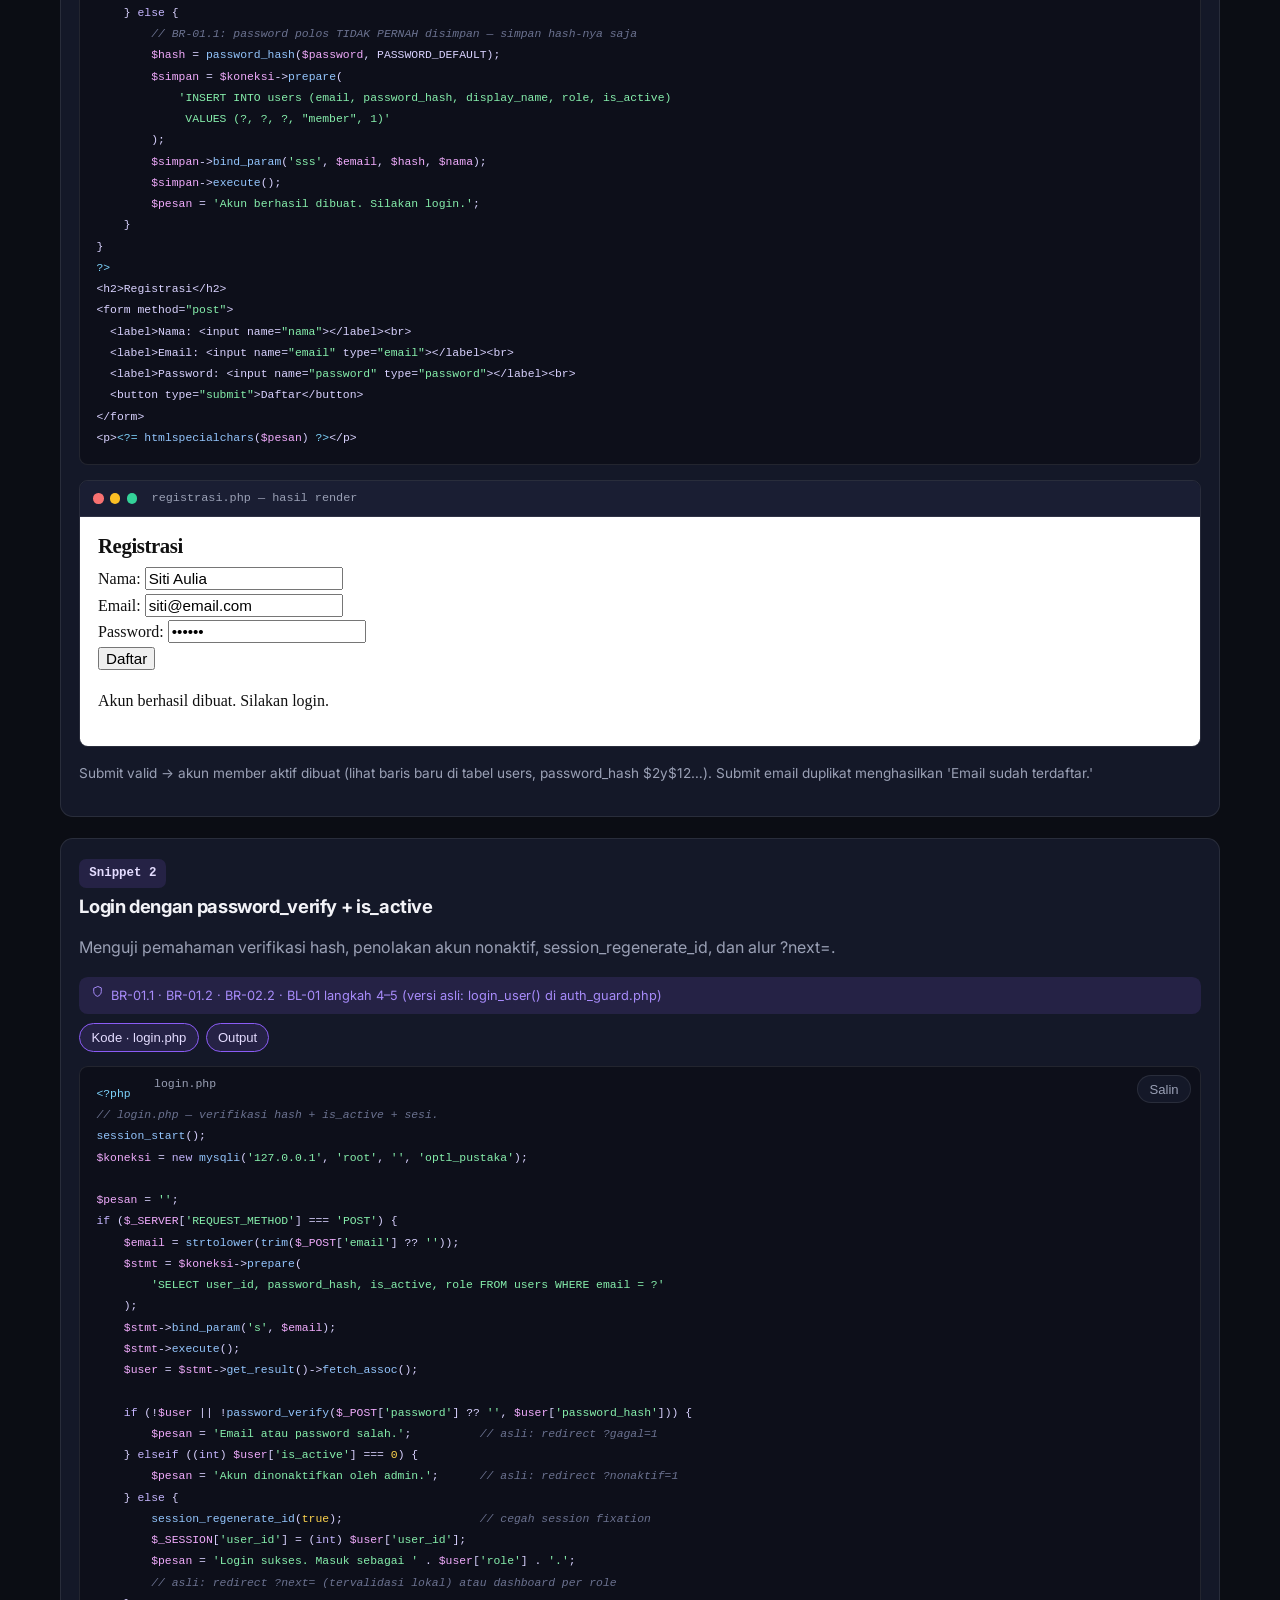
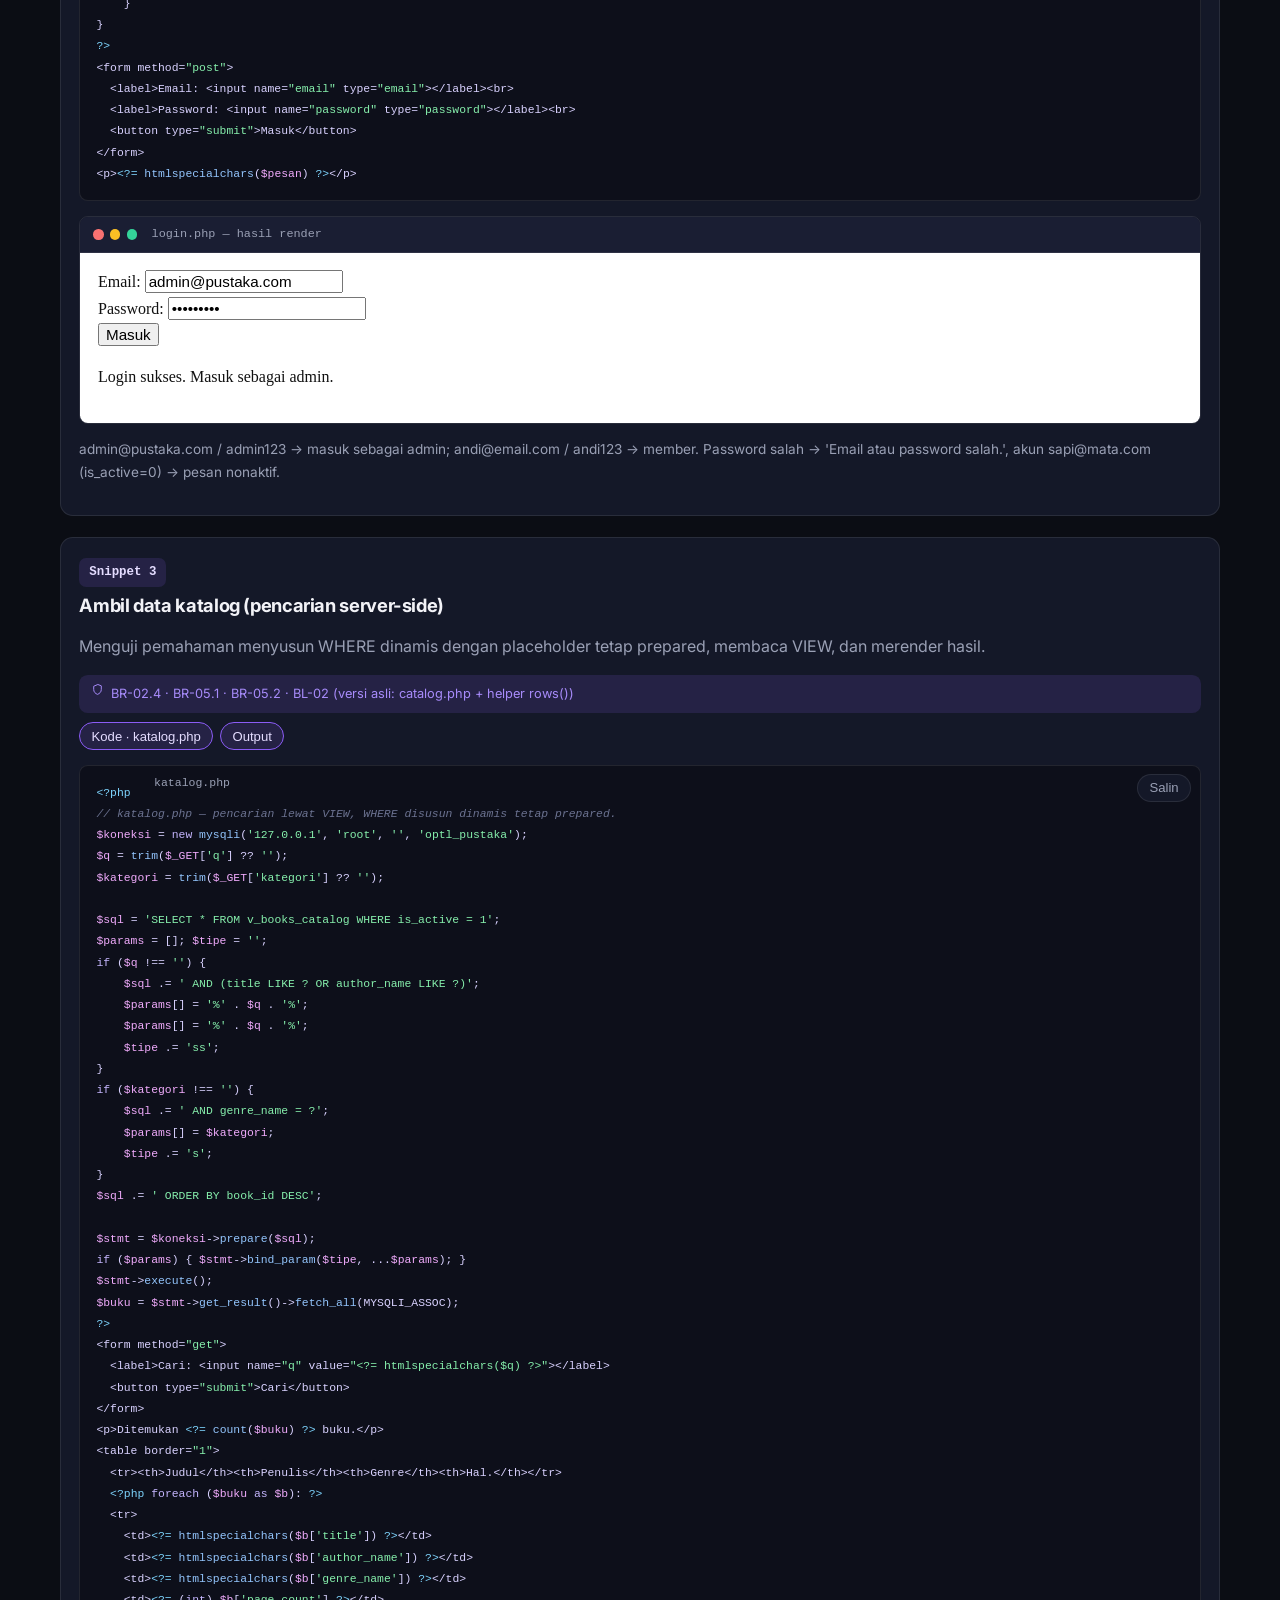
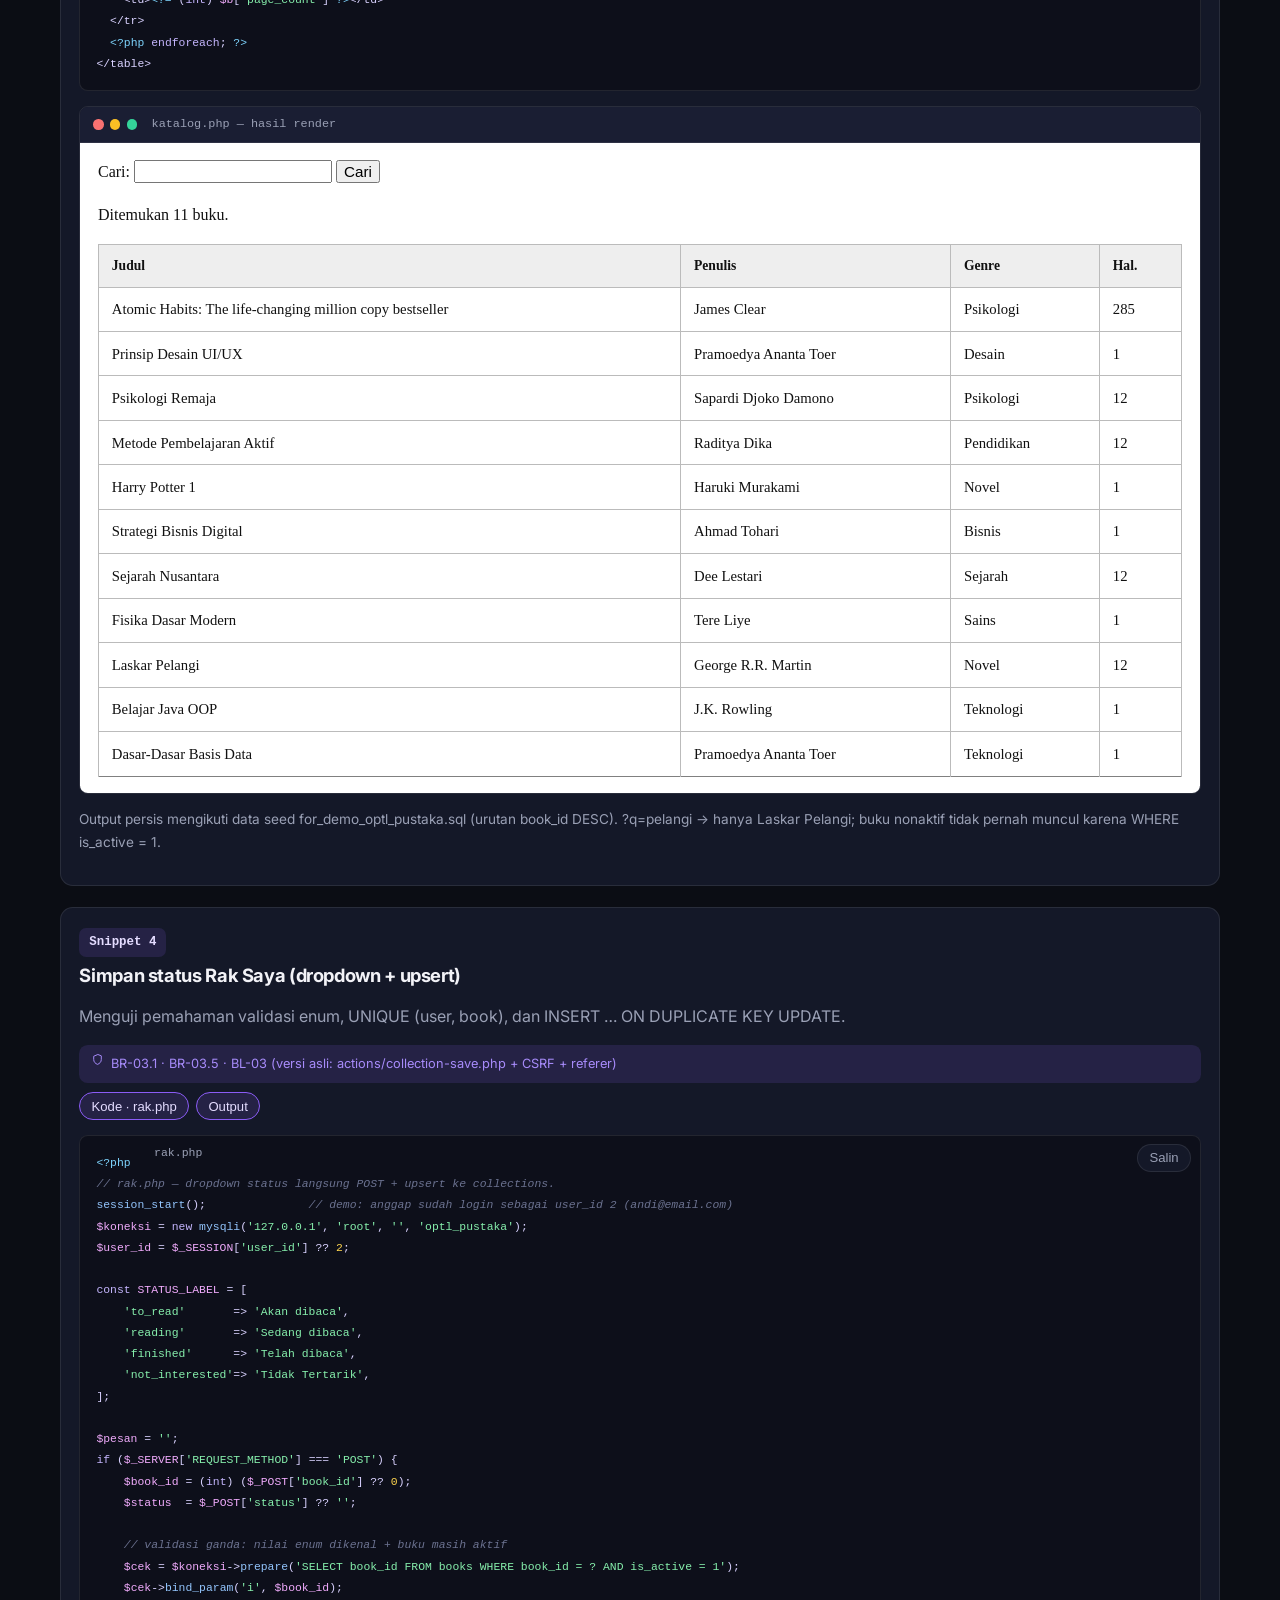
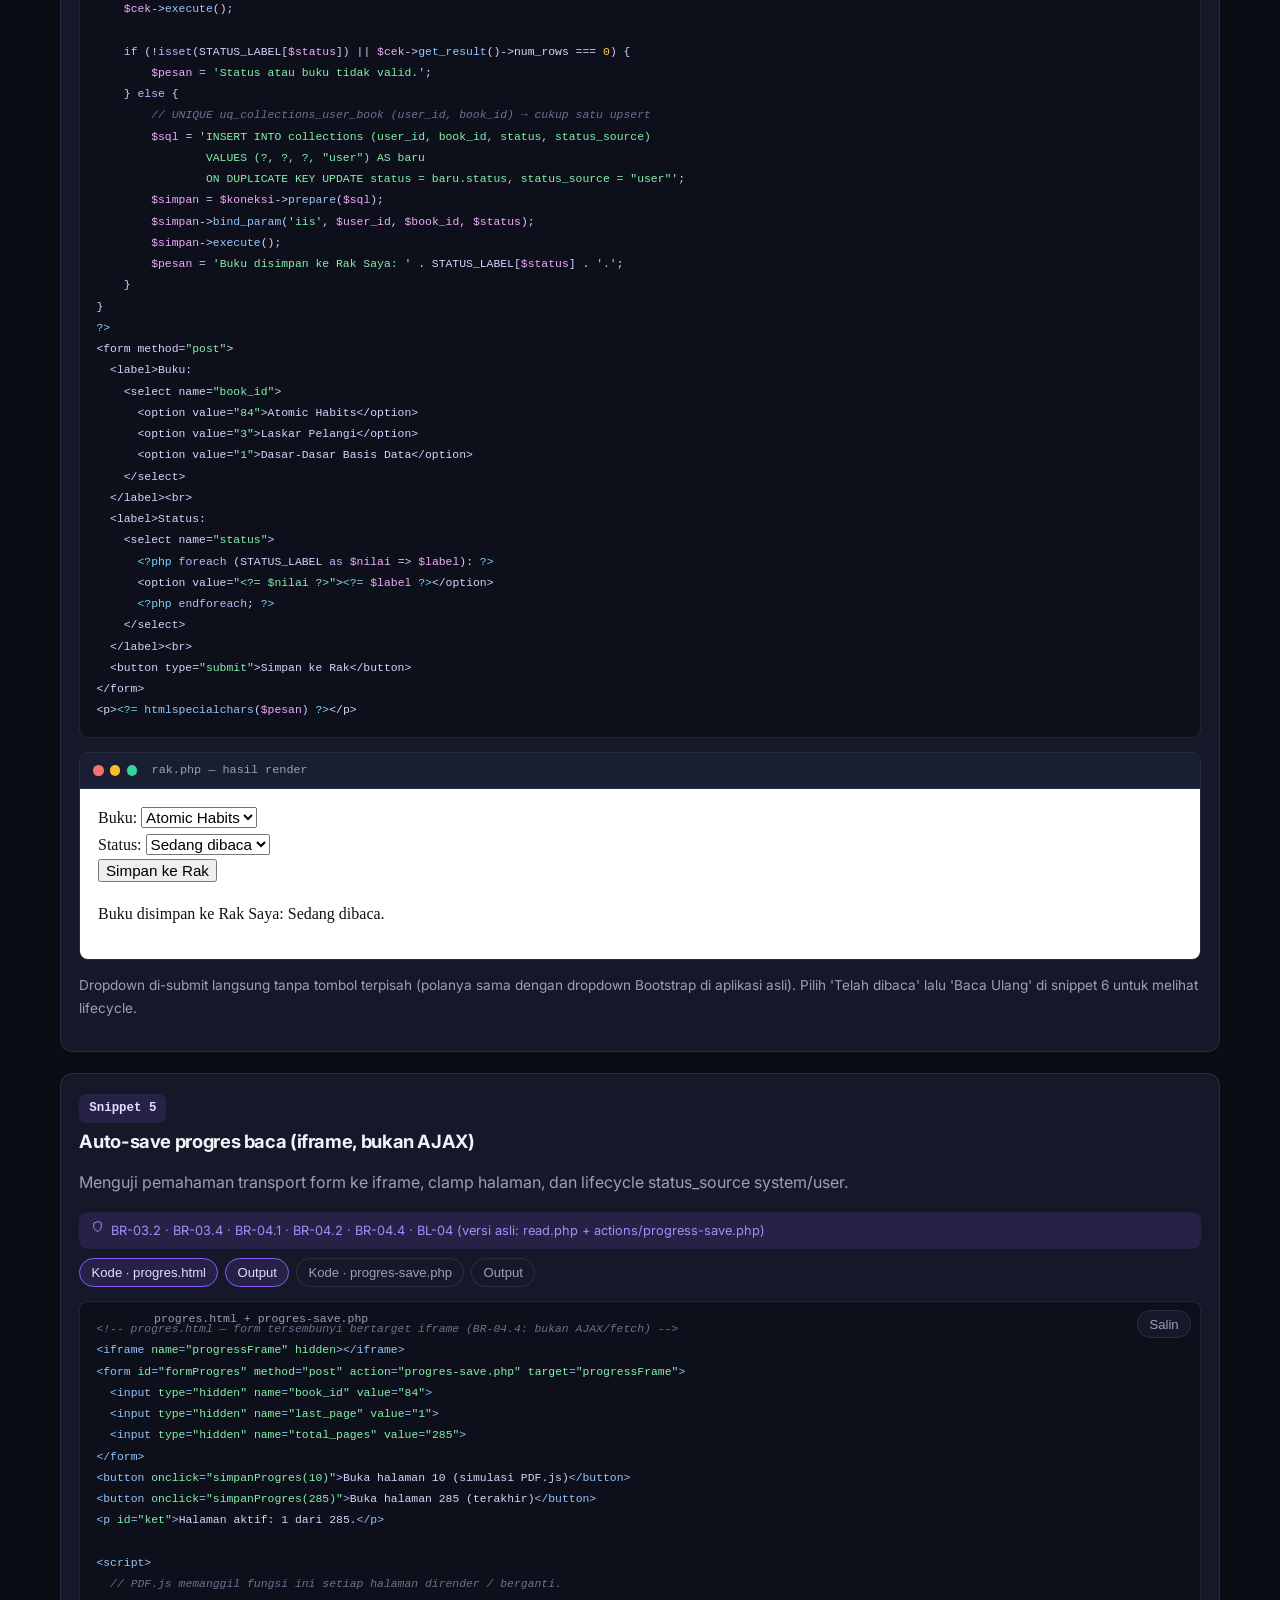
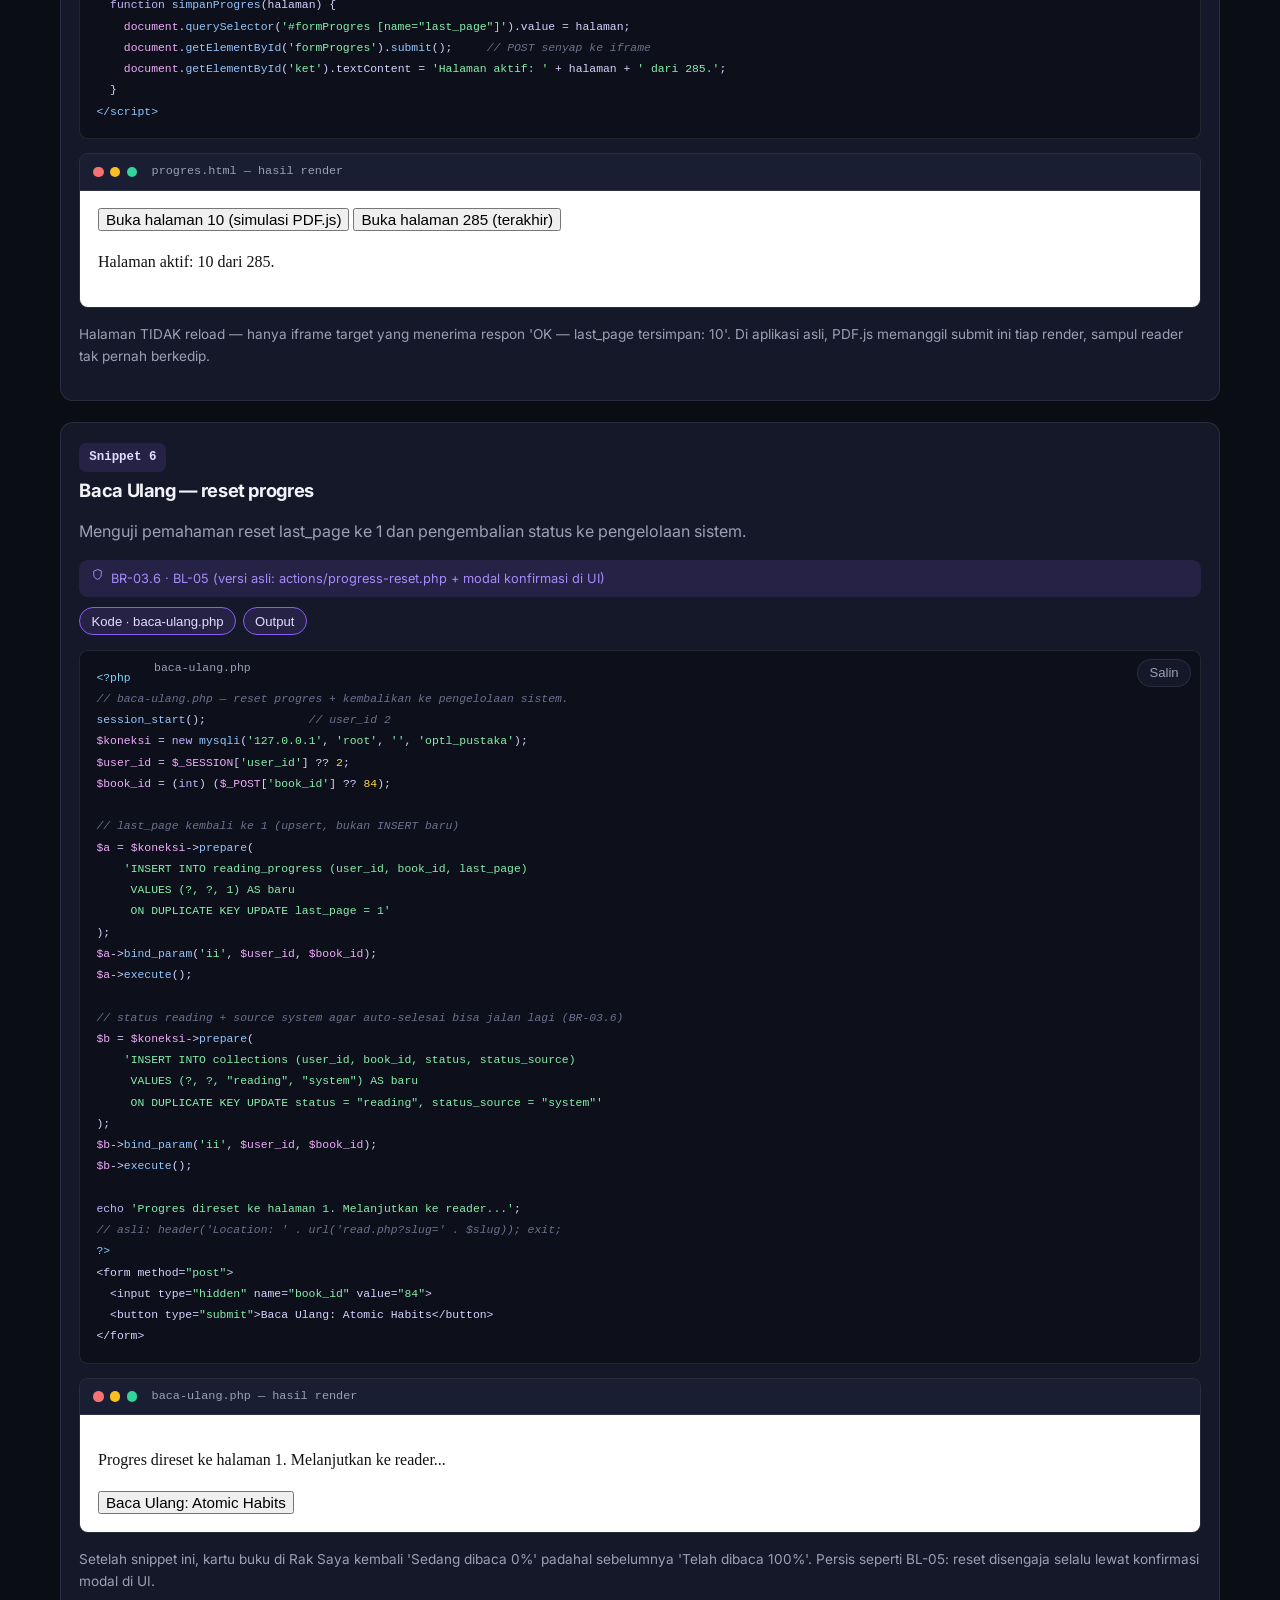
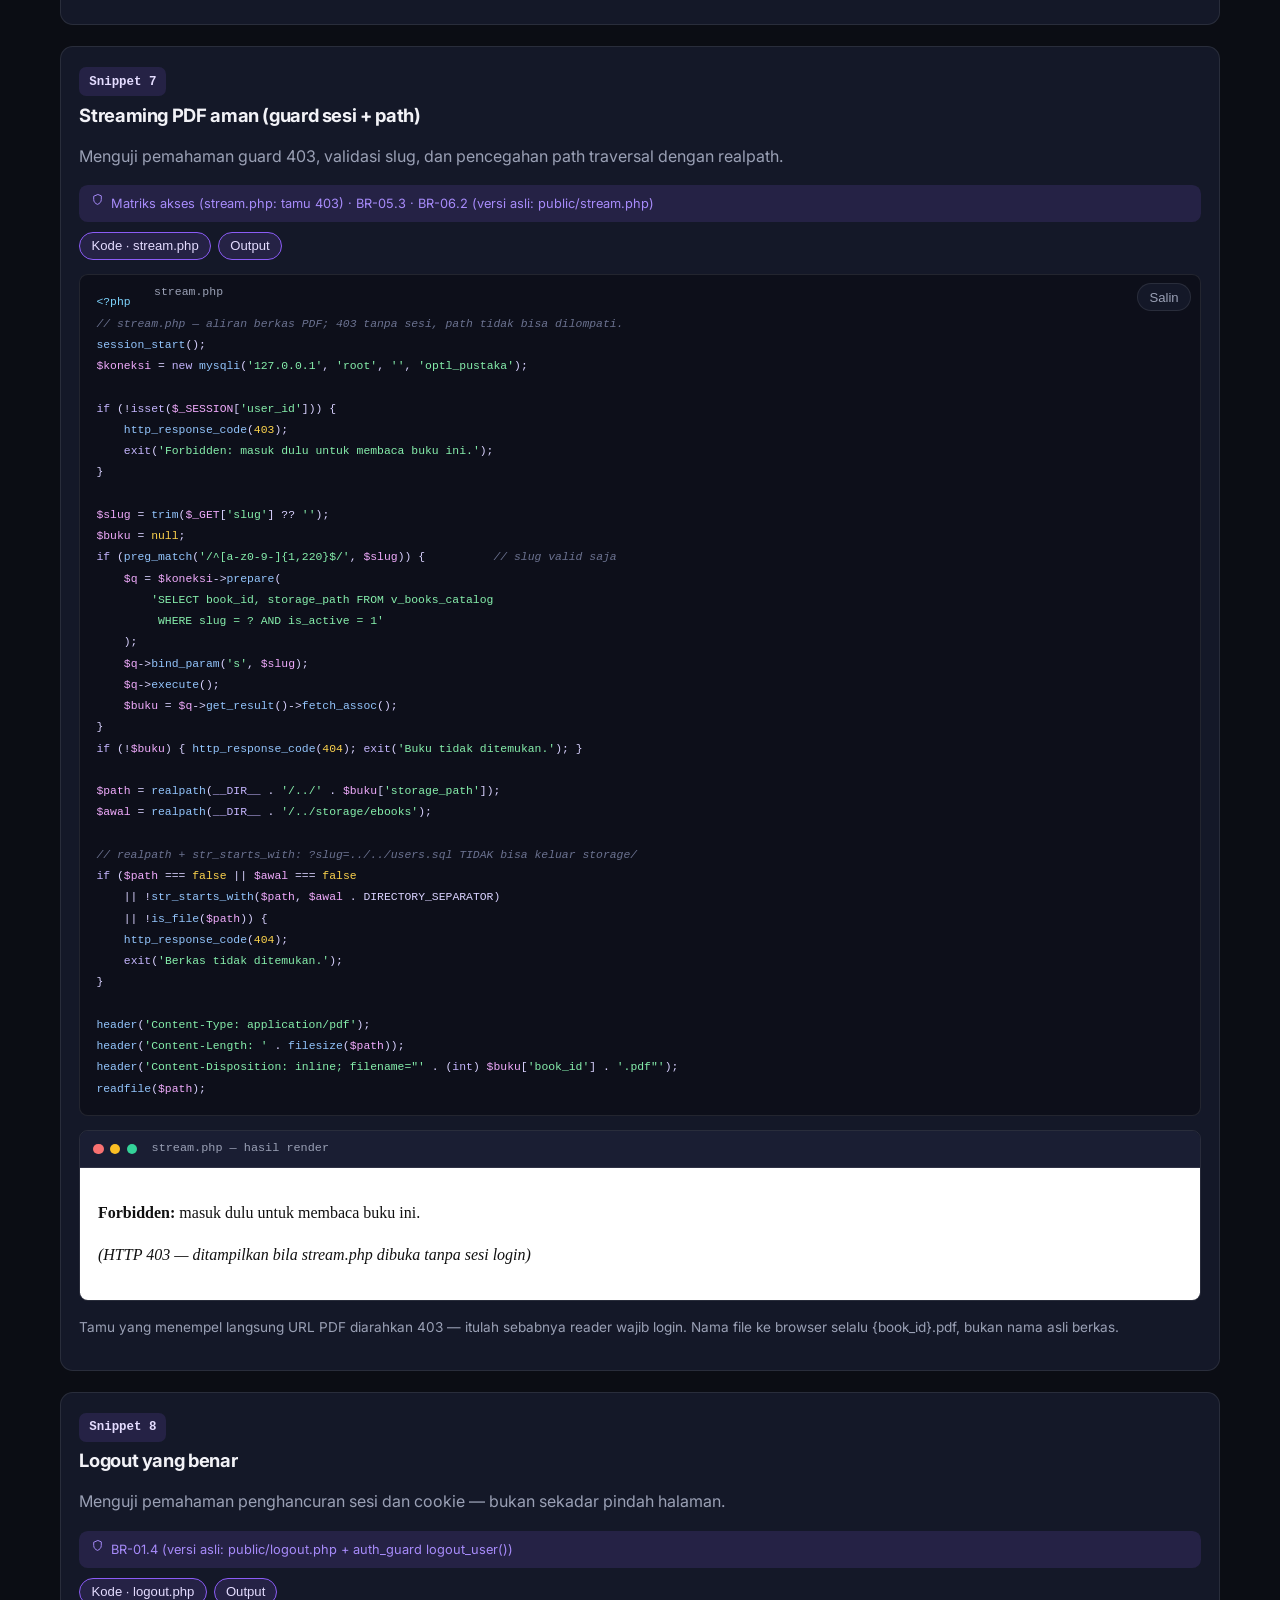
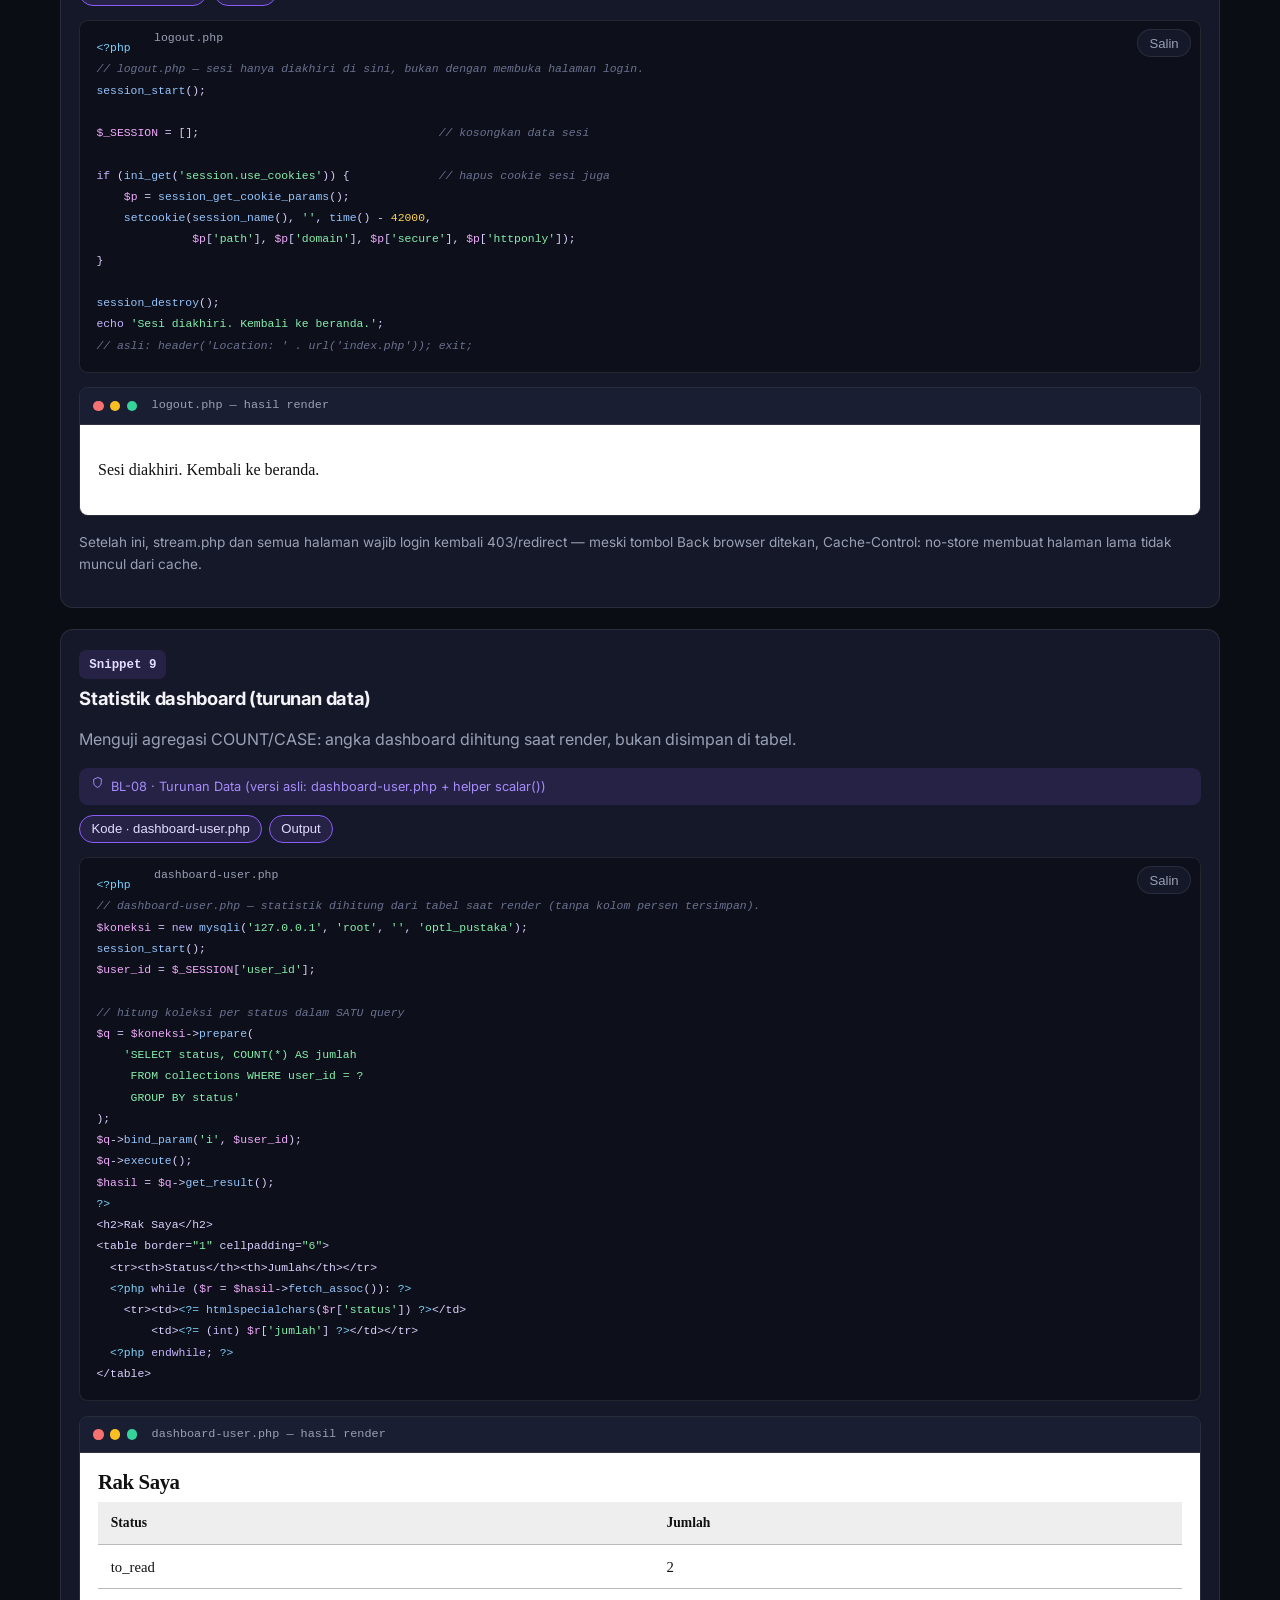
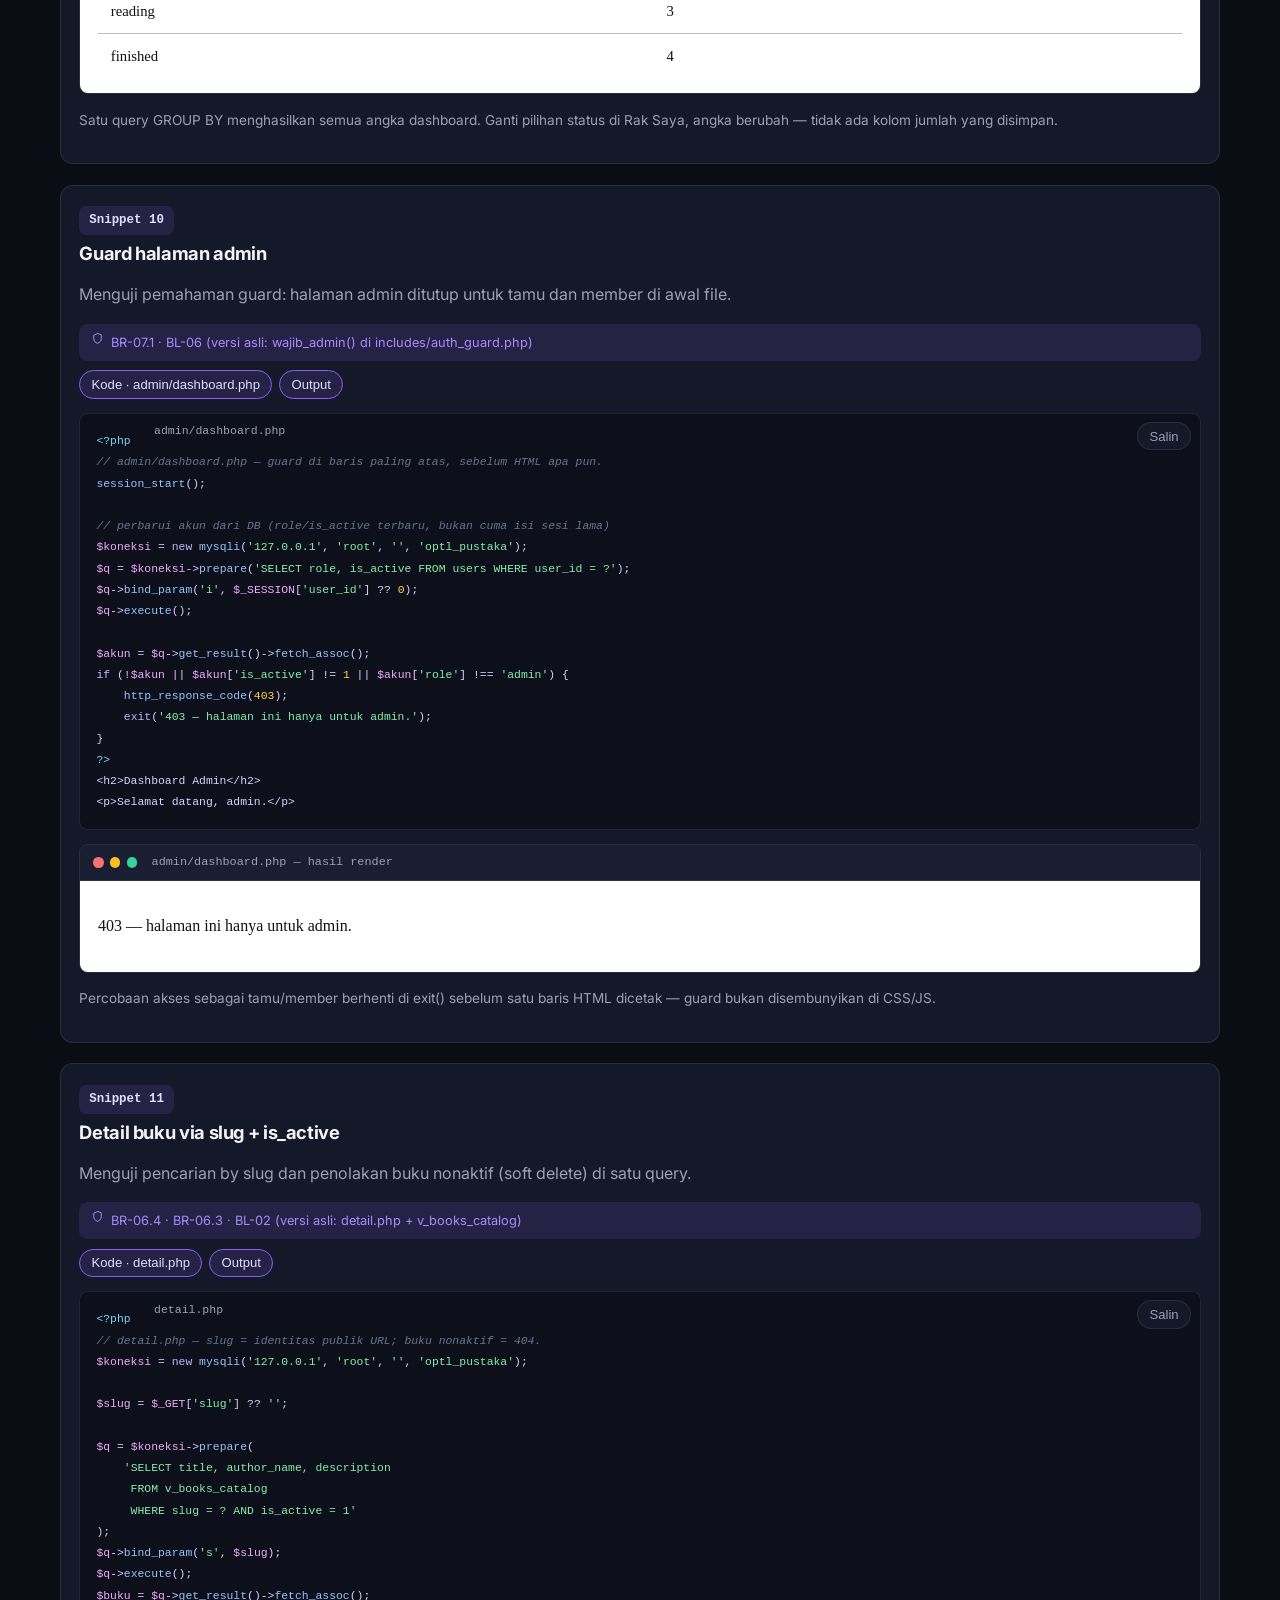
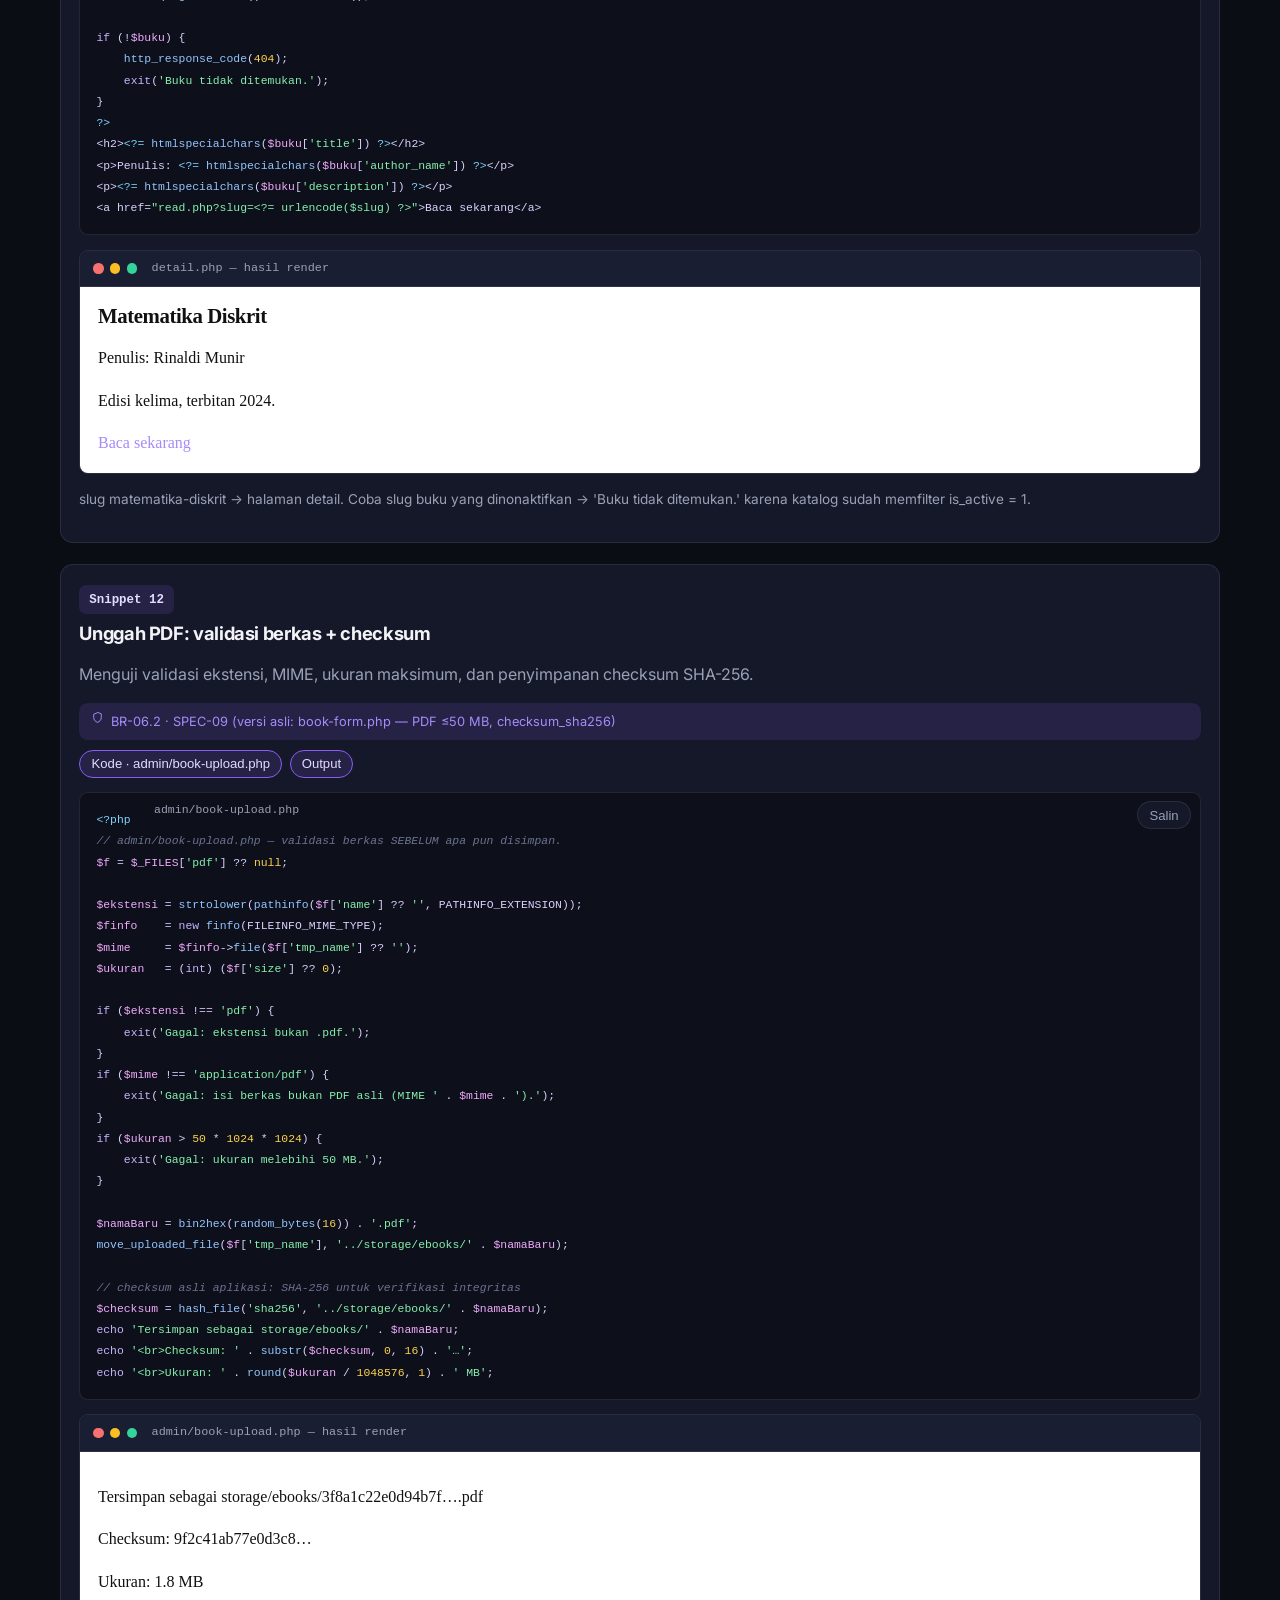
<file: live-coding.html>
<!doctype html>
<html lang="id">
<head>
<meta charset="utf-8">
<meta name="viewport" content="width=device-width, initial-scale=1">
<title>Live Coding — Dokumentasi PustakaDigital</title>
<meta name="description" content="15 contoh live coding asdos: registrasi, login, katalog, status rak, progres, dashboard, guard admin, slug, unggah PDF, upsert, auto-finish, soft delete, reset, stream, logout — dengan expected output.">
<link rel="preconnect" href="https://fonts.googleapis.com">
<link rel="preconnect" href="https://fonts.gstatic.com" crossorigin>
<link rel="stylesheet" href="https://fonts.googleapis.com/css2?family=Inter:wght@400;500;600;700;800&display=swap">
<link rel="stylesheet" href="assets/style.css">
</head>
<body>
<a class="skip" href="#main">Lewati ke konten</a>
<header class="topbar">
  <div class="wrap bar">
    <a class="brand" href="index.html">
      <span class="brand-ic"><svg viewBox="0 0 24 24" width="20" height="20" fill="none" stroke="currentColor" stroke-width="1.8" stroke-linecap="round" stroke-linejoin="round" aria-hidden="true"><path d="M4 5.5A2.5 2.5 0 0 1 6.5 3H20v15H6.5A2.5 2.5 0 0 0 4 20.5zM20 18H6.5A2.5 2.5 0 0 0 4 20.5"/></svg></span>
      <span class="brand-tx">Dokumentasi <b>PustakaDigital</b></span>
    </a>
    <nav class="nav" id="nav" aria-label="Navigasi utama"><a href="index.html">Beranda</a><a href="alur-bisnis.html">Alur Bisnis</a><a href="business-rules.html">Business Rules</a><a href="erd.html">ERD</a><a href="sql.html">Query SQL</a><a href="live-coding.html" aria-current="page">Live Coding</a><a href="screenshots.html">Screenshot</a><a href="tentang.html">Tentang</a><a href="spesifikasi.html">Spesifikasi</a></nav>
    <button class="icon-btn nav-btn" id="navBtn" aria-expanded="false" aria-controls="nav" aria-label="Buka menu"><svg viewBox="0 0 24 24" width="18" height="18" fill="none" stroke="currentColor" stroke-width="1.8" stroke-linecap="round" stroke-linejoin="round" aria-hidden="true"><path d="M4 7h16M4 12h16M4 17h16"/></svg></button>
  </div>
</header>
<main id="main" class="wrap">
<nav class="crumbs" aria-label="Posisi"><a href="index.html">Beranda</a><span class="sep">/</span><span>Live Coding</span></nav><header class="page-head"><h1>Live Coding Asdos — HTML + PHP + sedikit JS (tanpa CSS)</h1><p class="lead">15 contoh sederhana untuk latihan live coding — fokus pola: prepared statement, hash, upsert, lifecycle status, dan guard. Tiap kartu punya tab <b>Kode</b> dan <b>Expected Output</b>. Jalankan lokal: impor dump, lalu <code>php -S localhost:8000</code> di folder snippet.</p></header>
<section class="card pad" id="pola-helper">
  <h2>Pola helper aplikasi asli</h2>
  <p>Snippet menulis <code>mysqli</code> polos supaya terlihat. Aplikasi asli membungkusnya di
  <code>includes/db.php</code> + <code>includes/auth_guard.php</code>:</p>
  <div class="table-wrap"><table><thead><tr><th>Helper</th><th>Fungsi</th></tr></thead><tbody><tr><td><code>q($sql, $params)</code></td><td>Prepare + bind (semua param jadi string 's') + execute; mengembalikan mysqli_stmt.</td></tr><tr><td><code>rows($sql, $params)</code></td><td>Semua hasil sebagai array asosiatif — dipakai daftar kartu/tabel.</td></tr><tr><td><code>row($sql, $params)</code></td><td>Satu baris pertama atau null — dipakai cek ada/tidak (email duplikat, buku aktif).</td></tr><tr><td><code>scalar($sql, $params)</code></td><td>Nilai tunggal (COUNT*) — dipakai statistik dashboard dan guard admin terakhir.</td></tr><tr><td><code>e($nilai)</code></td><td>htmlspecialchars ENT_QUOTES — semua output HTML wajib lewat ini.</td></tr><tr><td><code>akun()</code></td><td>Akun sesi dibaca ulang dari DB tiap request: perubahan role/is_active langsung berlaku.</td></tr><tr><td><code>wajib_login() / wajib_admin()</code></td><td>Guard halaman: tamu → login?next=, member → dashboard-user.</td></tr><tr><td><code>cek_csrf()</code></td><td>Token sesi vs POST dengan hash_equals; kosong/kedaluwarsa → HTTP 419.</td></tr><tr><td><code>flash($pesan)</code></td><td>Pesan sekali-tampil lewat redirect (pola PRG: Post-Redirect-Get).</td></tr></tbody></table></div>
</section>

<section class="snippet card pad" id="sn-registrasi">
  <header class="sn-head">
    <span class="badge">Snippet 1</span>
    <h2>Registrasi akun member</h2>
    <p class="muted">Menguji pemahaman validasi sederhana, password_hash, dan prepared statement INSERT.</p>
    <p class="map-note"><svg viewBox="0 0 24 24" width="13" height="13" fill="none" stroke="currentColor" stroke-width="1.8" stroke-linecap="round" stroke-linejoin="round" aria-hidden="true"><path d="M12 3 5 6v6c0 4.5 3 7.5 7 9 4-1.5 7-4.5 7-9V6z"/></svg> BR-01.1 · BR-01.3 · BL-01 (versi asli: register.php + helper q()/e() + CSRF + redirect PRG)</p>
  </header>
  <div class="tabs" data-tabs>
    <div class="tab-btns"><button class="chip tab-b active" data-tab="t0">Kode · registrasi.php</button><button class="chip tab-b active" data-tab="o0">Output</button></div>
    <div class="tab-p active" data-p="t0"><div class="codebox"><button class="chip copy" data-copy aria-label="Salin kode">Salin</button><span class="code-fn">registrasi.php</span><pre><code class="language-php">&lt;?php
// registrasi.php — versi live coding: HTML + PHP tanpa CSS, fokus pemahaman.
$koneksi = new mysqli(&#x27;127.0.0.1&#x27;, &#x27;root&#x27;, &#x27;&#x27;, &#x27;optl_pustaka&#x27;);

$pesan = &#x27;&#x27;;
if ($_SERVER[&#x27;REQUEST_METHOD&#x27;] === &#x27;POST&#x27;) {
    $nama     = trim($_POST[&#x27;nama&#x27;] ?? &#x27;&#x27;);
    $email    = strtolower(trim($_POST[&#x27;email&#x27;] ?? &#x27;&#x27;));
    $password = $_POST[&#x27;password&#x27;] ?? &#x27;&#x27;;

    // BR-01.3: email unik + password minimal 6 karakter
    $cek = $koneksi-&gt;prepare(&#x27;SELECT user_id FROM users WHERE email = ?&#x27;);
    $cek-&gt;bind_param(&#x27;s&#x27;, $email);
    $cek-&gt;execute();

    if ($nama === &#x27;&#x27; || !filter_var($email, FILTER_VALIDATE_EMAIL)) {
        $pesan = &#x27;Nama wajib diisi dan email harus valid.&#x27;;
    } elseif ($cek-&gt;get_result()-&gt;num_rows &gt; 0) {
        $pesan = &#x27;Email sudah terdaftar.&#x27;;
    } elseif (strlen($password) &lt; 6) {
        $pesan = &#x27;Password minimal 6 karakter.&#x27;;
    } else {
        // BR-01.1: password polos TIDAK PERNAH disimpan — simpan hash-nya saja
        $hash = password_hash($password, PASSWORD_DEFAULT);
        $simpan = $koneksi-&gt;prepare(
            &#x27;INSERT INTO users (email, password_hash, display_name, role, is_active)
             VALUES (?, ?, ?, &quot;member&quot;, 1)&#x27;
        );
        $simpan-&gt;bind_param(&#x27;sss&#x27;, $email, $hash, $nama);
        $simpan-&gt;execute();
        $pesan = &#x27;Akun berhasil dibuat. Silakan login.&#x27;;
    }
}
?&gt;
&lt;h2&gt;Registrasi&lt;/h2&gt;
&lt;form method=&quot;post&quot;&gt;
  &lt;label&gt;Nama: &lt;input name=&quot;nama&quot;&gt;&lt;/label&gt;&lt;br&gt;
  &lt;label&gt;Email: &lt;input name=&quot;email&quot; type=&quot;email&quot;&gt;&lt;/label&gt;&lt;br&gt;
  &lt;label&gt;Password: &lt;input name=&quot;password&quot; type=&quot;password&quot;&gt;&lt;/label&gt;&lt;br&gt;
  &lt;button type=&quot;submit&quot;&gt;Daftar&lt;/button&gt;
&lt;/form&gt;
&lt;p&gt;&lt;?= htmlspecialchars($pesan) ?&gt;&lt;/p&gt;</code></pre></div></div><div class="tab-p active" data-p="o0"><div class="term"><div class="term-bar"><i></i><i></i><i></i><span>registrasi.php — hasil render</span></div><div class="term-body"><h2>Registrasi</h2>
<form>
  <label>Nama: <input value="Siti Aulia"></label><br>
  <label>Email: <input value="siti@email.com" type="email"></label><br>
  <label>Password: <input type="password" value="••••••"></label><br>
  <button type="submit">Daftar</button>
</form>
<p>Akun berhasil dibuat. Silakan login.</p></div></div><p class="muted small">Submit valid → akun member aktif dibuat (lihat baris baru di tabel users, password_hash $2y$12…). Submit email duplikat menghasilkan 'Email sudah terdaftar.'</p></div>
  </div>
</section>
<section class="snippet card pad" id="sn-login">
  <header class="sn-head">
    <span class="badge">Snippet 2</span>
    <h2>Login dengan password_verify + is_active</h2>
    <p class="muted">Menguji pemahaman verifikasi hash, penolakan akun nonaktif, session_regenerate_id, dan alur ?next=.</p>
    <p class="map-note"><svg viewBox="0 0 24 24" width="13" height="13" fill="none" stroke="currentColor" stroke-width="1.8" stroke-linecap="round" stroke-linejoin="round" aria-hidden="true"><path d="M12 3 5 6v6c0 4.5 3 7.5 7 9 4-1.5 7-4.5 7-9V6z"/></svg> BR-01.1 · BR-01.2 · BR-02.2 · BL-01 langkah 4–5 (versi asli: login_user() di auth_guard.php)</p>
  </header>
  <div class="tabs" data-tabs>
    <div class="tab-btns"><button class="chip tab-b active" data-tab="t0">Kode · login.php</button><button class="chip tab-b active" data-tab="o0">Output</button></div>
    <div class="tab-p active" data-p="t0"><div class="codebox"><button class="chip copy" data-copy aria-label="Salin kode">Salin</button><span class="code-fn">login.php</span><pre><code class="language-php">&lt;?php
// login.php — verifikasi hash + is_active + sesi.
session_start();
$koneksi = new mysqli(&#x27;127.0.0.1&#x27;, &#x27;root&#x27;, &#x27;&#x27;, &#x27;optl_pustaka&#x27;);

$pesan = &#x27;&#x27;;
if ($_SERVER[&#x27;REQUEST_METHOD&#x27;] === &#x27;POST&#x27;) {
    $email = strtolower(trim($_POST[&#x27;email&#x27;] ?? &#x27;&#x27;));
    $stmt = $koneksi-&gt;prepare(
        &#x27;SELECT user_id, password_hash, is_active, role FROM users WHERE email = ?&#x27;
    );
    $stmt-&gt;bind_param(&#x27;s&#x27;, $email);
    $stmt-&gt;execute();
    $user = $stmt-&gt;get_result()-&gt;fetch_assoc();

    if (!$user || !password_verify($_POST[&#x27;password&#x27;] ?? &#x27;&#x27;, $user[&#x27;password_hash&#x27;])) {
        $pesan = &#x27;Email atau password salah.&#x27;;          // asli: redirect ?gagal=1
    } elseif ((int) $user[&#x27;is_active&#x27;] === 0) {
        $pesan = &#x27;Akun dinonaktifkan oleh admin.&#x27;;      // asli: redirect ?nonaktif=1
    } else {
        session_regenerate_id(true);                    // cegah session fixation
        $_SESSION[&#x27;user_id&#x27;] = (int) $user[&#x27;user_id&#x27;];
        $pesan = &#x27;Login sukses. Masuk sebagai &#x27; . $user[&#x27;role&#x27;] . &#x27;.&#x27;;
        // asli: redirect ?next= (tervalidasi lokal) atau dashboard per role
    }
}
?&gt;
&lt;form method=&quot;post&quot;&gt;
  &lt;label&gt;Email: &lt;input name=&quot;email&quot; type=&quot;email&quot;&gt;&lt;/label&gt;&lt;br&gt;
  &lt;label&gt;Password: &lt;input name=&quot;password&quot; type=&quot;password&quot;&gt;&lt;/label&gt;&lt;br&gt;
  &lt;button type=&quot;submit&quot;&gt;Masuk&lt;/button&gt;
&lt;/form&gt;
&lt;p&gt;&lt;?= htmlspecialchars($pesan) ?&gt;&lt;/p&gt;</code></pre></div></div><div class="tab-p active" data-p="o0"><div class="term"><div class="term-bar"><i></i><i></i><i></i><span>login.php — hasil render</span></div><div class="term-body"><form>
  <label>Email: <input value="admin@pustaka.com" type="email"></label><br>
  <label>Password: <input type="password" value="•••••••••"></label><br>
  <button type="submit">Masuk</button>
</form>
<p>Login sukses. Masuk sebagai admin.</p></div></div><p class="muted small">admin@pustaka.com / admin123 → masuk sebagai admin; andi@email.com / andi123 → member. Password salah → 'Email atau password salah.', akun sapi@mata.com (is_active=0) → pesan nonaktif.</p></div>
  </div>
</section>
<section class="snippet card pad" id="sn-katalog">
  <header class="sn-head">
    <span class="badge">Snippet 3</span>
    <h2>Ambil data katalog (pencarian server-side)</h2>
    <p class="muted">Menguji pemahaman menyusun WHERE dinamis dengan placeholder tetap prepared, membaca VIEW, dan merender hasil.</p>
    <p class="map-note"><svg viewBox="0 0 24 24" width="13" height="13" fill="none" stroke="currentColor" stroke-width="1.8" stroke-linecap="round" stroke-linejoin="round" aria-hidden="true"><path d="M12 3 5 6v6c0 4.5 3 7.5 7 9 4-1.5 7-4.5 7-9V6z"/></svg> BR-02.4 · BR-05.1 · BR-05.2 · BL-02 (versi asli: catalog.php + helper rows())</p>
  </header>
  <div class="tabs" data-tabs>
    <div class="tab-btns"><button class="chip tab-b active" data-tab="t0">Kode · katalog.php</button><button class="chip tab-b active" data-tab="o0">Output</button></div>
    <div class="tab-p active" data-p="t0"><div class="codebox"><button class="chip copy" data-copy aria-label="Salin kode">Salin</button><span class="code-fn">katalog.php</span><pre><code class="language-php">&lt;?php
// katalog.php — pencarian lewat VIEW, WHERE disusun dinamis tetap prepared.
$koneksi = new mysqli(&#x27;127.0.0.1&#x27;, &#x27;root&#x27;, &#x27;&#x27;, &#x27;optl_pustaka&#x27;);
$q = trim($_GET[&#x27;q&#x27;] ?? &#x27;&#x27;);
$kategori = trim($_GET[&#x27;kategori&#x27;] ?? &#x27;&#x27;);

$sql = &#x27;SELECT * FROM v_books_catalog WHERE is_active = 1&#x27;;
$params = []; $tipe = &#x27;&#x27;;
if ($q !== &#x27;&#x27;) {
    $sql .= &#x27; AND (title LIKE ? OR author_name LIKE ?)&#x27;;
    $params[] = &#x27;%&#x27; . $q . &#x27;%&#x27;;
    $params[] = &#x27;%&#x27; . $q . &#x27;%&#x27;;
    $tipe .= &#x27;ss&#x27;;
}
if ($kategori !== &#x27;&#x27;) {
    $sql .= &#x27; AND genre_name = ?&#x27;;
    $params[] = $kategori;
    $tipe .= &#x27;s&#x27;;
}
$sql .= &#x27; ORDER BY book_id DESC&#x27;;

$stmt = $koneksi-&gt;prepare($sql);
if ($params) { $stmt-&gt;bind_param($tipe, ...$params); }
$stmt-&gt;execute();
$buku = $stmt-&gt;get_result()-&gt;fetch_all(MYSQLI_ASSOC);
?&gt;
&lt;form method=&quot;get&quot;&gt;
  &lt;label&gt;Cari: &lt;input name=&quot;q&quot; value=&quot;&lt;?= htmlspecialchars($q) ?&gt;&quot;&gt;&lt;/label&gt;
  &lt;button type=&quot;submit&quot;&gt;Cari&lt;/button&gt;
&lt;/form&gt;
&lt;p&gt;Ditemukan &lt;?= count($buku) ?&gt; buku.&lt;/p&gt;
&lt;table border=&quot;1&quot;&gt;
  &lt;tr&gt;&lt;th&gt;Judul&lt;/th&gt;&lt;th&gt;Penulis&lt;/th&gt;&lt;th&gt;Genre&lt;/th&gt;&lt;th&gt;Hal.&lt;/th&gt;&lt;/tr&gt;
  &lt;?php foreach ($buku as $b): ?&gt;
  &lt;tr&gt;
    &lt;td&gt;&lt;?= htmlspecialchars($b[&#x27;title&#x27;]) ?&gt;&lt;/td&gt;
    &lt;td&gt;&lt;?= htmlspecialchars($b[&#x27;author_name&#x27;]) ?&gt;&lt;/td&gt;
    &lt;td&gt;&lt;?= htmlspecialchars($b[&#x27;genre_name&#x27;]) ?&gt;&lt;/td&gt;
    &lt;td&gt;&lt;?= (int) $b[&#x27;page_count&#x27;] ?&gt;&lt;/td&gt;
  &lt;/tr&gt;
  &lt;?php endforeach; ?&gt;
&lt;/table&gt;</code></pre></div></div><div class="tab-p active" data-p="o0"><div class="term"><div class="term-bar"><i></i><i></i><i></i><span>katalog.php — hasil render</span></div><div class="term-body"><form>
  <label>Cari: <input value=""></label>
  <button type="submit">Cari</button>
</form>
<p>Ditemukan 11 buku.</p>
<table border="1">
  <tr><th>Judul</th><th>Penulis</th><th>Genre</th><th>Hal.</th></tr>
  <tr><td>Atomic Habits: The life-changing million copy bestseller</td><td>James Clear</td><td>Psikologi</td><td>285</td></tr>
  <tr><td>Prinsip Desain UI/UX</td><td>Pramoedya Ananta Toer</td><td>Desain</td><td>1</td></tr>
  <tr><td>Psikologi Remaja</td><td>Sapardi Djoko Damono</td><td>Psikologi</td><td>12</td></tr>
  <tr><td>Metode Pembelajaran Aktif</td><td>Raditya Dika</td><td>Pendidikan</td><td>12</td></tr>
  <tr><td>Harry Potter 1</td><td>Haruki Murakami</td><td>Novel</td><td>1</td></tr>
  <tr><td>Strategi Bisnis Digital</td><td>Ahmad Tohari</td><td>Bisnis</td><td>1</td></tr>
  <tr><td>Sejarah Nusantara</td><td>Dee Lestari</td><td>Sejarah</td><td>12</td></tr>
  <tr><td>Fisika Dasar Modern</td><td>Tere Liye</td><td>Sains</td><td>1</td></tr>
  <tr><td>Laskar Pelangi</td><td>George R.R. Martin</td><td>Novel</td><td>12</td></tr>
  <tr><td>Belajar Java OOP</td><td>J.K. Rowling</td><td>Teknologi</td><td>1</td></tr>
  <tr><td>Dasar-Dasar Basis Data</td><td>Pramoedya Ananta Toer</td><td>Teknologi</td><td>1</td></tr>
</table></div></div><p class="muted small">Output persis mengikuti data seed for_demo_optl_pustaka.sql (urutan book_id DESC). ?q=pelangi → hanya Laskar Pelangi; buku nonaktif tidak pernah muncul karena WHERE is_active = 1.</p></div>
  </div>
</section>
<section class="snippet card pad" id="sn-rak">
  <header class="sn-head">
    <span class="badge">Snippet 4</span>
    <h2>Simpan status Rak Saya (dropdown + upsert)</h2>
    <p class="muted">Menguji pemahaman validasi enum, UNIQUE (user, book), dan INSERT … ON DUPLICATE KEY UPDATE.</p>
    <p class="map-note"><svg viewBox="0 0 24 24" width="13" height="13" fill="none" stroke="currentColor" stroke-width="1.8" stroke-linecap="round" stroke-linejoin="round" aria-hidden="true"><path d="M12 3 5 6v6c0 4.5 3 7.5 7 9 4-1.5 7-4.5 7-9V6z"/></svg> BR-03.1 · BR-03.5 · BL-03 (versi asli: actions/collection-save.php + CSRF + referer)</p>
  </header>
  <div class="tabs" data-tabs>
    <div class="tab-btns"><button class="chip tab-b active" data-tab="t0">Kode · rak.php</button><button class="chip tab-b active" data-tab="o0">Output</button></div>
    <div class="tab-p active" data-p="t0"><div class="codebox"><button class="chip copy" data-copy aria-label="Salin kode">Salin</button><span class="code-fn">rak.php</span><pre><code class="language-php">&lt;?php
// rak.php — dropdown status langsung POST + upsert ke collections.
session_start();               // demo: anggap sudah login sebagai user_id 2 (andi@email.com)
$koneksi = new mysqli(&#x27;127.0.0.1&#x27;, &#x27;root&#x27;, &#x27;&#x27;, &#x27;optl_pustaka&#x27;);
$user_id = $_SESSION[&#x27;user_id&#x27;] ?? 2;

const STATUS_LABEL = [
    &#x27;to_read&#x27;       =&gt; &#x27;Akan dibaca&#x27;,
    &#x27;reading&#x27;       =&gt; &#x27;Sedang dibaca&#x27;,
    &#x27;finished&#x27;      =&gt; &#x27;Telah dibaca&#x27;,
    &#x27;not_interested&#x27;=&gt; &#x27;Tidak Tertarik&#x27;,
];

$pesan = &#x27;&#x27;;
if ($_SERVER[&#x27;REQUEST_METHOD&#x27;] === &#x27;POST&#x27;) {
    $book_id = (int) ($_POST[&#x27;book_id&#x27;] ?? 0);
    $status  = $_POST[&#x27;status&#x27;] ?? &#x27;&#x27;;

    // validasi ganda: nilai enum dikenal + buku masih aktif
    $cek = $koneksi-&gt;prepare(&#x27;SELECT book_id FROM books WHERE book_id = ? AND is_active = 1&#x27;);
    $cek-&gt;bind_param(&#x27;i&#x27;, $book_id);
    $cek-&gt;execute();

    if (!isset(STATUS_LABEL[$status]) || $cek-&gt;get_result()-&gt;num_rows === 0) {
        $pesan = &#x27;Status atau buku tidak valid.&#x27;;
    } else {
        // UNIQUE uq_collections_user_book (user_id, book_id) → cukup satu upsert
        $sql = &#x27;INSERT INTO collections (user_id, book_id, status, status_source)
                VALUES (?, ?, ?, &quot;user&quot;) AS baru
                ON DUPLICATE KEY UPDATE status = baru.status, status_source = &quot;user&quot;&#x27;;
        $simpan = $koneksi-&gt;prepare($sql);
        $simpan-&gt;bind_param(&#x27;iis&#x27;, $user_id, $book_id, $status);
        $simpan-&gt;execute();
        $pesan = &#x27;Buku disimpan ke Rak Saya: &#x27; . STATUS_LABEL[$status] . &#x27;.&#x27;;
    }
}
?&gt;
&lt;form method=&quot;post&quot;&gt;
  &lt;label&gt;Buku:
    &lt;select name=&quot;book_id&quot;&gt;
      &lt;option value=&quot;84&quot;&gt;Atomic Habits&lt;/option&gt;
      &lt;option value=&quot;3&quot;&gt;Laskar Pelangi&lt;/option&gt;
      &lt;option value=&quot;1&quot;&gt;Dasar-Dasar Basis Data&lt;/option&gt;
    &lt;/select&gt;
  &lt;/label&gt;&lt;br&gt;
  &lt;label&gt;Status:
    &lt;select name=&quot;status&quot;&gt;
      &lt;?php foreach (STATUS_LABEL as $nilai =&gt; $label): ?&gt;
      &lt;option value=&quot;&lt;?= $nilai ?&gt;&quot;&gt;&lt;?= $label ?&gt;&lt;/option&gt;
      &lt;?php endforeach; ?&gt;
    &lt;/select&gt;
  &lt;/label&gt;&lt;br&gt;
  &lt;button type=&quot;submit&quot;&gt;Simpan ke Rak&lt;/button&gt;
&lt;/form&gt;
&lt;p&gt;&lt;?= htmlspecialchars($pesan) ?&gt;&lt;/p&gt;</code></pre></div></div><div class="tab-p active" data-p="o0"><div class="term"><div class="term-bar"><i></i><i></i><i></i><span>rak.php — hasil render</span></div><div class="term-body"><form>
  <label>Buku: <select><option>Atomic Habits</option></select></label><br>
  <label>Status: <select><option>Sedang dibaca</option></select></label><br>
  <button type="submit">Simpan ke Rak</button>
</form>
<p>Buku disimpan ke Rak Saya: Sedang dibaca.</p></div></div><p class="muted small">Dropdown di-submit langsung tanpa tombol terpisah (polanya sama dengan dropdown Bootstrap di aplikasi asli). Pilih 'Telah dibaca' lalu 'Baca Ulang' di snippet 6 untuk melihat lifecycle.</p></div>
  </div>
</section>
<section class="snippet card pad" id="sn-progres">
  <header class="sn-head">
    <span class="badge">Snippet 5</span>
    <h2>Auto-save progres baca (iframe, bukan AJAX)</h2>
    <p class="muted">Menguji pemahaman transport form ke iframe, clamp halaman, dan lifecycle status_source system/user.</p>
    <p class="map-note"><svg viewBox="0 0 24 24" width="13" height="13" fill="none" stroke="currentColor" stroke-width="1.8" stroke-linecap="round" stroke-linejoin="round" aria-hidden="true"><path d="M12 3 5 6v6c0 4.5 3 7.5 7 9 4-1.5 7-4.5 7-9V6z"/></svg> BR-03.2 · BR-03.4 · BR-04.1 · BR-04.2 · BR-04.4 · BL-04 (versi asli: read.php + actions/progress-save.php)</p>
  </header>
  <div class="tabs" data-tabs>
    <div class="tab-btns"><button class="chip tab-b active" data-tab="t0">Kode · progres.html</button><button class="chip tab-b active" data-tab="o0">Output</button><button class="chip tab-b" data-tab="t1">Kode · progres-save.php</button><button class="chip tab-b" data-tab="o1">Output</button></div>
    <div class="tab-p active" data-p="t0"><div class="codebox"><button class="chip copy" data-copy aria-label="Salin kode">Salin</button><span class="code-fn">progres.html + progres-save.php</span><pre><code class="language-html">&lt;!-- progres.html — form tersembunyi bertarget iframe (BR-04.4: bukan AJAX/fetch) --&gt;
&lt;iframe name=&quot;progressFrame&quot; hidden&gt;&lt;/iframe&gt;
&lt;form id=&quot;formProgres&quot; method=&quot;post&quot; action=&quot;progres-save.php&quot; target=&quot;progressFrame&quot;&gt;
  &lt;input type=&quot;hidden&quot; name=&quot;book_id&quot; value=&quot;84&quot;&gt;
  &lt;input type=&quot;hidden&quot; name=&quot;last_page&quot; value=&quot;1&quot;&gt;
  &lt;input type=&quot;hidden&quot; name=&quot;total_pages&quot; value=&quot;285&quot;&gt;
&lt;/form&gt;
&lt;button onclick=&quot;simpanProgres(10)&quot;&gt;Buka halaman 10 (simulasi PDF.js)&lt;/button&gt;
&lt;button onclick=&quot;simpanProgres(285)&quot;&gt;Buka halaman 285 (terakhir)&lt;/button&gt;
&lt;p id=&quot;ket&quot;&gt;Halaman aktif: 1 dari 285.&lt;/p&gt;

&lt;script&gt;
  // PDF.js memanggil fungsi ini setiap halaman dirender / berganti.
  function simpanProgres(halaman) {
    document.querySelector(&#x27;#formProgres [name=&quot;last_page&quot;]&#x27;).value = halaman;
    document.getElementById(&#x27;formProgres&#x27;).submit();     // POST senyap ke iframe
    document.getElementById(&#x27;ket&#x27;).textContent = &#x27;Halaman aktif: &#x27; + halaman + &#x27; dari 285.&#x27;;
  }
&lt;/script&gt;</code></pre></div></div><div class="tab-p active" data-p="o0"><div class="term"><div class="term-bar"><i></i><i></i><i></i><span>progres.html — hasil render</span></div><div class="term-body"><button>Buka halaman 10 (simulasi PDF.js)</button>
<button>Buka halaman 285 (terakhir)</button>
<p id="ket">Halaman aktif: 10 dari 285.</p></div></div><p class="muted small">Halaman TIDAK reload — hanya iframe target yang menerima respon 'OK — last_page tersimpan: 10'. Di aplikasi asli, PDF.js memanggil submit ini tiap render, sampul reader tak pernah berkedip.</p></div><div class="tab-p" data-p="t1"><div class="codebox"><button class="chip copy" data-copy aria-label="Salin kode">Salin</button><span class="code-fn">progres.html + progres-save.php</span><pre><code class="language-php">&lt;?php
// progres-save.php — clamp + lifecycle + upsert (tanggapan iframe).
session_start();               // user_id 2 (andi@email.com)
$koneksi = new mysqli(&#x27;127.0.0.1&#x27;, &#x27;root&#x27;, &#x27;&#x27;, &#x27;optl_pustaka&#x27;);
$user_id = $_SESSION[&#x27;user_id&#x27;] ?? 2;
$book_id = (int) ($_POST[&#x27;book_id&#x27;] ?? 0);
$last    = (int) ($_POST[&#x27;last_page&#x27;] ?? 1);

$buku = $koneksi-&gt;prepare(&#x27;SELECT page_count FROM books WHERE book_id = ? AND is_active = 1&#x27;);
$buku-&gt;bind_param(&#x27;i&#x27;, $book_id);
$buku-&gt;execute();
$buku = $buku-&gt;get_result()-&gt;fetch_assoc();
if (!$buku) { http_response_code(404); exit(&#x27;Buku tidak ditemukan.&#x27;); }

// BR-04.2: clamp ke 1..page_count (halaman 999 → 285)
$last = max(1, min($last, (int) $buku[&#x27;page_count&#x27;]));

// baca status sekarang
$koleksi = $koneksi-&gt;prepare(&#x27;SELECT status, status_source FROM collections WHERE user_id = ? AND book_id = ?&#x27;);
$koleksi-&gt;bind_param(&#x27;ii&#x27;, $user_id, $book_id);
$koleksi-&gt;execute();
$koleksi = $koleksi-&gt;get_result()-&gt;fetch_assoc();

if (!$koleksi) {
    // BR-03.3: baca pertama → Sedang dibaca milik SISTEM (bukan langsung selesai)
    $buat = $koneksi-&gt;prepare(
        &#x27;INSERT INTO collections (user_id, book_id, status, status_source)
         VALUES (?, ?, &quot;reading&quot;, &quot;system&quot;)&#x27;
    );
    $buat-&gt;bind_param(&#x27;ii&#x27;, $user_id, $book_id);
    $buat-&gt;execute();
} elseif ($koleksi[&#x27;status_source&#x27;] === &#x27;system&#x27; &amp;&amp; $last &gt;= (int) $buku[&#x27;page_count&#x27;]) {
    // BR-03.4: baris system otomatis selesai; baris user TIDAK disentuh
    $selesai = $koneksi-&gt;prepare(
        &#x27;UPDATE collections SET status = &quot;finished&quot;
         WHERE user_id = ? AND book_id = ? AND status_source = &quot;system&quot;&#x27;
    );
    $selesai-&gt;bind_param(&#x27;ii&#x27;, $user_id, $book_id);
    $selesai-&gt;execute();
}

// BR-04.1: upsert last_page (UNIQUE user+book)
$q = $koneksi-&gt;prepare(
    &#x27;INSERT INTO reading_progress (user_id, book_id, last_page)
     VALUES (?, ?, ?) AS baru
     ON DUPLICATE KEY UPDATE last_page = baru.last_page&#x27;
);
$q-&gt;bind_param(&#x27;iii&#x27;, $user_id, $book_id, $last);
$q-&gt;execute();

echo &#x27;OK — last_page tersimpan: &#x27; . $last;</code></pre></div></div><div class="tab-p" data-p="o1"><div class="term"><div class="term-bar"><i></i><i></i><i></i><span>progres-save.php — hasil render</span></div><div class="term-body">OK — last_page tersimpan: 10</div></div><p class="muted small">Respon teks polos di dalam iframe. Halaman 285 (terakhir) membuat baris system berstatus finished; kalau user sudah memilih status sendiri, status tidak berubah.</p></div>
  </div>
</section>
<section class="snippet card pad" id="sn-reset">
  <header class="sn-head">
    <span class="badge">Snippet 6</span>
    <h2>Baca Ulang — reset progres</h2>
    <p class="muted">Menguji pemahaman reset last_page ke 1 dan pengembalian status ke pengelolaan sistem.</p>
    <p class="map-note"><svg viewBox="0 0 24 24" width="13" height="13" fill="none" stroke="currentColor" stroke-width="1.8" stroke-linecap="round" stroke-linejoin="round" aria-hidden="true"><path d="M12 3 5 6v6c0 4.5 3 7.5 7 9 4-1.5 7-4.5 7-9V6z"/></svg> BR-03.6 · BL-05 (versi asli: actions/progress-reset.php + modal konfirmasi di UI)</p>
  </header>
  <div class="tabs" data-tabs>
    <div class="tab-btns"><button class="chip tab-b active" data-tab="t0">Kode · baca-ulang.php</button><button class="chip tab-b active" data-tab="o0">Output</button></div>
    <div class="tab-p active" data-p="t0"><div class="codebox"><button class="chip copy" data-copy aria-label="Salin kode">Salin</button><span class="code-fn">baca-ulang.php</span><pre><code class="language-php">&lt;?php
// baca-ulang.php — reset progres + kembalikan ke pengelolaan sistem.
session_start();               // user_id 2
$koneksi = new mysqli(&#x27;127.0.0.1&#x27;, &#x27;root&#x27;, &#x27;&#x27;, &#x27;optl_pustaka&#x27;);
$user_id = $_SESSION[&#x27;user_id&#x27;] ?? 2;
$book_id = (int) ($_POST[&#x27;book_id&#x27;] ?? 84);

// last_page kembali ke 1 (upsert, bukan INSERT baru)
$a = $koneksi-&gt;prepare(
    &#x27;INSERT INTO reading_progress (user_id, book_id, last_page)
     VALUES (?, ?, 1) AS baru
     ON DUPLICATE KEY UPDATE last_page = 1&#x27;
);
$a-&gt;bind_param(&#x27;ii&#x27;, $user_id, $book_id);
$a-&gt;execute();

// status reading + source system agar auto-selesai bisa jalan lagi (BR-03.6)
$b = $koneksi-&gt;prepare(
    &#x27;INSERT INTO collections (user_id, book_id, status, status_source)
     VALUES (?, ?, &quot;reading&quot;, &quot;system&quot;) AS baru
     ON DUPLICATE KEY UPDATE status = &quot;reading&quot;, status_source = &quot;system&quot;&#x27;
);
$b-&gt;bind_param(&#x27;ii&#x27;, $user_id, $book_id);
$b-&gt;execute();

echo &#x27;Progres direset ke halaman 1. Melanjutkan ke reader...&#x27;;
// asli: header(&#x27;Location: &#x27; . url(&#x27;read.php?slug=&#x27; . $slug)); exit;
?&gt;
&lt;form method=&quot;post&quot;&gt;
  &lt;input type=&quot;hidden&quot; name=&quot;book_id&quot; value=&quot;84&quot;&gt;
  &lt;button type=&quot;submit&quot;&gt;Baca Ulang: Atomic Habits&lt;/button&gt;
&lt;/form&gt;</code></pre></div></div><div class="tab-p active" data-p="o0"><div class="term"><div class="term-bar"><i></i><i></i><i></i><span>baca-ulang.php — hasil render</span></div><div class="term-body"><p>Progres direset ke halaman 1. Melanjutkan ke reader...</p>
<form><button>Baca Ulang: Atomic Habits</button></form></div></div><p class="muted small">Setelah snippet ini, kartu buku di Rak Saya kembali 'Sedang dibaca 0%' padahal sebelumnya 'Telah dibaca 100%'. Persis seperti BL-05: reset disengaja selalu lewat konfirmasi modal di UI.</p></div>
  </div>
</section>
<section class="snippet card pad" id="sn-stream">
  <header class="sn-head">
    <span class="badge">Snippet 7</span>
    <h2>Streaming PDF aman (guard sesi + path)</h2>
    <p class="muted">Menguji pemahaman guard 403, validasi slug, dan pencegahan path traversal dengan realpath.</p>
    <p class="map-note"><svg viewBox="0 0 24 24" width="13" height="13" fill="none" stroke="currentColor" stroke-width="1.8" stroke-linecap="round" stroke-linejoin="round" aria-hidden="true"><path d="M12 3 5 6v6c0 4.5 3 7.5 7 9 4-1.5 7-4.5 7-9V6z"/></svg> Matriks akses (stream.php: tamu 403) · BR-05.3 · BR-06.2 (versi asli: public/stream.php)</p>
  </header>
  <div class="tabs" data-tabs>
    <div class="tab-btns"><button class="chip tab-b active" data-tab="t0">Kode · stream.php</button><button class="chip tab-b active" data-tab="o0">Output</button></div>
    <div class="tab-p active" data-p="t0"><div class="codebox"><button class="chip copy" data-copy aria-label="Salin kode">Salin</button><span class="code-fn">stream.php</span><pre><code class="language-php">&lt;?php
// stream.php — aliran berkas PDF; 403 tanpa sesi, path tidak bisa dilompati.
session_start();
$koneksi = new mysqli(&#x27;127.0.0.1&#x27;, &#x27;root&#x27;, &#x27;&#x27;, &#x27;optl_pustaka&#x27;);

if (!isset($_SESSION[&#x27;user_id&#x27;])) {
    http_response_code(403);
    exit(&#x27;Forbidden: masuk dulu untuk membaca buku ini.&#x27;);
}

$slug = trim($_GET[&#x27;slug&#x27;] ?? &#x27;&#x27;);
$buku = null;
if (preg_match(&#x27;/^[a-z0-9-]{1,220}$/&#x27;, $slug)) {          // slug valid saja
    $q = $koneksi-&gt;prepare(
        &#x27;SELECT book_id, storage_path FROM v_books_catalog
         WHERE slug = ? AND is_active = 1&#x27;
    );
    $q-&gt;bind_param(&#x27;s&#x27;, $slug);
    $q-&gt;execute();
    $buku = $q-&gt;get_result()-&gt;fetch_assoc();
}
if (!$buku) { http_response_code(404); exit(&#x27;Buku tidak ditemukan.&#x27;); }

$path = realpath(__DIR__ . &#x27;/../&#x27; . $buku[&#x27;storage_path&#x27;]);
$awal = realpath(__DIR__ . &#x27;/../storage/ebooks&#x27;);

// realpath + str_starts_with: ?slug=../../users.sql TIDAK bisa keluar storage/
if ($path === false || $awal === false
    || !str_starts_with($path, $awal . DIRECTORY_SEPARATOR)
    || !is_file($path)) {
    http_response_code(404);
    exit(&#x27;Berkas tidak ditemukan.&#x27;);
}

header(&#x27;Content-Type: application/pdf&#x27;);
header(&#x27;Content-Length: &#x27; . filesize($path));
header(&#x27;Content-Disposition: inline; filename=&quot;&#x27; . (int) $buku[&#x27;book_id&#x27;] . &#x27;.pdf&quot;&#x27;);
readfile($path);</code></pre></div></div><div class="tab-p active" data-p="o0"><div class="term"><div class="term-bar"><i></i><i></i><i></i><span>stream.php — hasil render</span></div><div class="term-body"><p><b>Forbidden:</b> masuk dulu untuk membaca buku ini.</p>
<p><i>(HTTP 403 — ditampilkan bila stream.php dibuka tanpa sesi login)</i></p></div></div><p class="muted small">Tamu yang menempel langsung URL PDF diarahkan 403 — itulah sebabnya reader wajib login. Nama file ke browser selalu {book_id}.pdf, bukan nama asli berkas.</p></div>
  </div>
</section>
<section class="snippet card pad" id="sn-logout">
  <header class="sn-head">
    <span class="badge">Snippet 8</span>
    <h2>Logout yang benar</h2>
    <p class="muted">Menguji pemahaman penghancuran sesi dan cookie — bukan sekadar pindah halaman.</p>
    <p class="map-note"><svg viewBox="0 0 24 24" width="13" height="13" fill="none" stroke="currentColor" stroke-width="1.8" stroke-linecap="round" stroke-linejoin="round" aria-hidden="true"><path d="M12 3 5 6v6c0 4.5 3 7.5 7 9 4-1.5 7-4.5 7-9V6z"/></svg> BR-01.4 (versi asli: public/logout.php + auth_guard logout_user())</p>
  </header>
  <div class="tabs" data-tabs>
    <div class="tab-btns"><button class="chip tab-b active" data-tab="t0">Kode · logout.php</button><button class="chip tab-b active" data-tab="o0">Output</button></div>
    <div class="tab-p active" data-p="t0"><div class="codebox"><button class="chip copy" data-copy aria-label="Salin kode">Salin</button><span class="code-fn">logout.php</span><pre><code class="language-php">&lt;?php
// logout.php — sesi hanya diakhiri di sini, bukan dengan membuka halaman login.
session_start();

$_SESSION = [];                                   // kosongkan data sesi

if (ini_get(&#x27;session.use_cookies&#x27;)) {             // hapus cookie sesi juga
    $p = session_get_cookie_params();
    setcookie(session_name(), &#x27;&#x27;, time() - 42000,
              $p[&#x27;path&#x27;], $p[&#x27;domain&#x27;], $p[&#x27;secure&#x27;], $p[&#x27;httponly&#x27;]);
}

session_destroy();
echo &#x27;Sesi diakhiri. Kembali ke beranda.&#x27;;
// asli: header(&#x27;Location: &#x27; . url(&#x27;index.php&#x27;)); exit;</code></pre></div></div><div class="tab-p active" data-p="o0"><div class="term"><div class="term-bar"><i></i><i></i><i></i><span>logout.php — hasil render</span></div><div class="term-body"><p>Sesi diakhiri. Kembali ke beranda.</p></div></div><p class="muted small">Setelah ini, stream.php dan semua halaman wajib login kembali 403/redirect — meski tombol Back browser ditekan, Cache-Control: no-store membuat halaman lama tidak muncul dari cache.</p></div>
  </div>
</section>
<section class="snippet card pad" id="sn-dash">
  <header class="sn-head">
    <span class="badge">Snippet 9</span>
    <h2>Statistik dashboard (turunan data)</h2>
    <p class="muted">Menguji agregasi COUNT/CASE: angka dashboard dihitung saat render, bukan disimpan di tabel.</p>
    <p class="map-note"><svg viewBox="0 0 24 24" width="13" height="13" fill="none" stroke="currentColor" stroke-width="1.8" stroke-linecap="round" stroke-linejoin="round" aria-hidden="true"><path d="M12 3 5 6v6c0 4.5 3 7.5 7 9 4-1.5 7-4.5 7-9V6z"/></svg> BL-08 · Turunan Data (versi asli: dashboard-user.php + helper scalar())</p>
  </header>
  <div class="tabs" data-tabs>
    <div class="tab-btns"><button class="chip tab-b active" data-tab="t0">Kode · dashboard-user.php</button><button class="chip tab-b active" data-tab="o0">Output</button></div>
    <div class="tab-p active" data-p="t0"><div class="codebox"><button class="chip copy" data-copy aria-label="Salin kode">Salin</button><span class="code-fn">dashboard-user.php</span><pre><code class="language-php">&lt;?php
// dashboard-user.php — statistik dihitung dari tabel saat render (tanpa kolom persen tersimpan).
$koneksi = new mysqli(&#x27;127.0.0.1&#x27;, &#x27;root&#x27;, &#x27;&#x27;, &#x27;optl_pustaka&#x27;);
session_start();
$user_id = $_SESSION[&#x27;user_id&#x27;];

// hitung koleksi per status dalam SATU query
$q = $koneksi-&gt;prepare(
    &#x27;SELECT status, COUNT(*) AS jumlah
     FROM collections WHERE user_id = ?
     GROUP BY status&#x27;
);
$q-&gt;bind_param(&#x27;i&#x27;, $user_id);
$q-&gt;execute();
$hasil = $q-&gt;get_result();
?&gt;
&lt;h2&gt;Rak Saya&lt;/h2&gt;
&lt;table border=&quot;1&quot; cellpadding=&quot;6&quot;&gt;
  &lt;tr&gt;&lt;th&gt;Status&lt;/th&gt;&lt;th&gt;Jumlah&lt;/th&gt;&lt;/tr&gt;
  &lt;?php while ($r = $hasil-&gt;fetch_assoc()): ?&gt;
    &lt;tr&gt;&lt;td&gt;&lt;?= htmlspecialchars($r[&#x27;status&#x27;]) ?&gt;&lt;/td&gt;
        &lt;td&gt;&lt;?= (int) $r[&#x27;jumlah&#x27;] ?&gt;&lt;/td&gt;&lt;/tr&gt;
  &lt;?php endwhile; ?&gt;
&lt;/table&gt;</code></pre></div></div><div class="tab-p active" data-p="o0"><div class="term"><div class="term-bar"><i></i><i></i><i></i><span>dashboard-user.php — hasil render</span></div><div class="term-body"><h2>Rak Saya</h2>
<table>
  <tr><th>Status</th><th>Jumlah</th></tr>
  <tr><td>to_read</td><td>2</td></tr>
  <tr><td>reading</td><td>3</td></tr>
  <tr><td>finished</td><td>4</td></tr>
</table></div></div><p class="muted small">Satu query GROUP BY menghasilkan semua angka dashboard. Ganti pilihan status di Rak Saya, angka berubah — tidak ada kolom jumlah yang disimpan.</p></div>
  </div>
</section>
<section class="snippet card pad" id="sn-guard-admin">
  <header class="sn-head">
    <span class="badge">Snippet 10</span>
    <h2>Guard halaman admin</h2>
    <p class="muted">Menguji pemahaman guard: halaman admin ditutup untuk tamu dan member di awal file.</p>
    <p class="map-note"><svg viewBox="0 0 24 24" width="13" height="13" fill="none" stroke="currentColor" stroke-width="1.8" stroke-linecap="round" stroke-linejoin="round" aria-hidden="true"><path d="M12 3 5 6v6c0 4.5 3 7.5 7 9 4-1.5 7-4.5 7-9V6z"/></svg> BR-07.1 · BL-06 (versi asli: wajib_admin() di includes/auth_guard.php)</p>
  </header>
  <div class="tabs" data-tabs>
    <div class="tab-btns"><button class="chip tab-b active" data-tab="t0">Kode · admin/dashboard.php</button><button class="chip tab-b active" data-tab="o0">Output</button></div>
    <div class="tab-p active" data-p="t0"><div class="codebox"><button class="chip copy" data-copy aria-label="Salin kode">Salin</button><span class="code-fn">admin/dashboard.php</span><pre><code class="language-php">&lt;?php
// admin/dashboard.php — guard di baris paling atas, sebelum HTML apa pun.
session_start();

// perbarui akun dari DB (role/is_active terbaru, bukan cuma isi sesi lama)
$koneksi = new mysqli(&#x27;127.0.0.1&#x27;, &#x27;root&#x27;, &#x27;&#x27;, &#x27;optl_pustaka&#x27;);
$q = $koneksi-&gt;prepare(&#x27;SELECT role, is_active FROM users WHERE user_id = ?&#x27;);
$q-&gt;bind_param(&#x27;i&#x27;, $_SESSION[&#x27;user_id&#x27;] ?? 0);
$q-&gt;execute();

$akun = $q-&gt;get_result()-&gt;fetch_assoc();
if (!$akun || $akun[&#x27;is_active&#x27;] != 1 || $akun[&#x27;role&#x27;] !== &#x27;admin&#x27;) {
    http_response_code(403);
    exit(&#x27;403 — halaman ini hanya untuk admin.&#x27;);
}
?&gt;
&lt;h2&gt;Dashboard Admin&lt;/h2&gt;
&lt;p&gt;Selamat datang, admin.&lt;/p&gt;</code></pre></div></div><div class="tab-p active" data-p="o0"><div class="term"><div class="term-bar"><i></i><i></i><i></i><span>admin/dashboard.php — hasil render</span></div><div class="term-body"><p>403 — halaman ini hanya untuk admin.</p></div></div><p class="muted small">Percobaan akses sebagai tamu/member berhenti di exit() sebelum satu baris HTML dicetak — guard bukan disembunyikan di CSS/JS.</p></div>
  </div>
</section>
<section class="snippet card pad" id="sn-slug">
  <header class="sn-head">
    <span class="badge">Snippet 11</span>
    <h2>Detail buku via slug + is_active</h2>
    <p class="muted">Menguji pencarian by slug dan penolakan buku nonaktif (soft delete) di satu query.</p>
    <p class="map-note"><svg viewBox="0 0 24 24" width="13" height="13" fill="none" stroke="currentColor" stroke-width="1.8" stroke-linecap="round" stroke-linejoin="round" aria-hidden="true"><path d="M12 3 5 6v6c0 4.5 3 7.5 7 9 4-1.5 7-4.5 7-9V6z"/></svg> BR-06.4 · BR-06.3 · BL-02 (versi asli: detail.php + v_books_catalog)</p>
  </header>
  <div class="tabs" data-tabs>
    <div class="tab-btns"><button class="chip tab-b active" data-tab="t0">Kode · detail.php</button><button class="chip tab-b active" data-tab="o0">Output</button></div>
    <div class="tab-p active" data-p="t0"><div class="codebox"><button class="chip copy" data-copy aria-label="Salin kode">Salin</button><span class="code-fn">detail.php</span><pre><code class="language-php">&lt;?php
// detail.php — slug = identitas publik URL; buku nonaktif = 404.
$koneksi = new mysqli(&#x27;127.0.0.1&#x27;, &#x27;root&#x27;, &#x27;&#x27;, &#x27;optl_pustaka&#x27;);

$slug = $_GET[&#x27;slug&#x27;] ?? &#x27;&#x27;;

$q = $koneksi-&gt;prepare(
    &#x27;SELECT title, author_name, description
     FROM v_books_catalog
     WHERE slug = ? AND is_active = 1&#x27;
);
$q-&gt;bind_param(&#x27;s&#x27;, $slug);
$q-&gt;execute();
$buku = $q-&gt;get_result()-&gt;fetch_assoc();

if (!$buku) {
    http_response_code(404);
    exit(&#x27;Buku tidak ditemukan.&#x27;);
}
?&gt;
&lt;h2&gt;&lt;?= htmlspecialchars($buku[&#x27;title&#x27;]) ?&gt;&lt;/h2&gt;
&lt;p&gt;Penulis: &lt;?= htmlspecialchars($buku[&#x27;author_name&#x27;]) ?&gt;&lt;/p&gt;
&lt;p&gt;&lt;?= htmlspecialchars($buku[&#x27;description&#x27;]) ?&gt;&lt;/p&gt;
&lt;a href=&quot;read.php?slug=&lt;?= urlencode($slug) ?&gt;&quot;&gt;Baca sekarang&lt;/a&gt;</code></pre></div></div><div class="tab-p active" data-p="o0"><div class="term"><div class="term-bar"><i></i><i></i><i></i><span>detail.php — hasil render</span></div><div class="term-body"><h2>Matematika Diskrit</h2>
<p>Penulis: Rinaldi Munir</p>
<p>Edisi kelima, terbitan 2024.</p>
<a href="read.php?slug=matematika-diskrit">Baca sekarang</a></div></div><p class="muted small">slug matematika-diskrit → halaman detail. Coba slug buku yang dinonaktifkan → 'Buku tidak ditemukan.' karena katalog sudah memfilter is_active = 1.</p></div>
  </div>
</section>
<section class="snippet card pad" id="sn-upload">
  <header class="sn-head">
    <span class="badge">Snippet 12</span>
    <h2>Unggah PDF: validasi berkas + checksum</h2>
    <p class="muted">Menguji validasi ekstensi, MIME, ukuran maksimum, dan penyimpanan checksum SHA-256.</p>
    <p class="map-note"><svg viewBox="0 0 24 24" width="13" height="13" fill="none" stroke="currentColor" stroke-width="1.8" stroke-linecap="round" stroke-linejoin="round" aria-hidden="true"><path d="M12 3 5 6v6c0 4.5 3 7.5 7 9 4-1.5 7-4.5 7-9V6z"/></svg> BR-06.2 · SPEC-09 (versi asli: book-form.php — PDF ≤50 MB, checksum_sha256)</p>
  </header>
  <div class="tabs" data-tabs>
    <div class="tab-btns"><button class="chip tab-b active" data-tab="t0">Kode · admin/book-upload.php</button><button class="chip tab-b active" data-tab="o0">Output</button></div>
    <div class="tab-p active" data-p="t0"><div class="codebox"><button class="chip copy" data-copy aria-label="Salin kode">Salin</button><span class="code-fn">admin/book-upload.php</span><pre><code class="language-php">&lt;?php
// admin/book-upload.php — validasi berkas SEBELUM apa pun disimpan.
$f = $_FILES[&#x27;pdf&#x27;] ?? null;

$ekstensi = strtolower(pathinfo($f[&#x27;name&#x27;] ?? &#x27;&#x27;, PATHINFO_EXTENSION));
$finfo    = new finfo(FILEINFO_MIME_TYPE);
$mime     = $finfo-&gt;file($f[&#x27;tmp_name&#x27;] ?? &#x27;&#x27;);
$ukuran   = (int) ($f[&#x27;size&#x27;] ?? 0);

if ($ekstensi !== &#x27;pdf&#x27;) {
    exit(&#x27;Gagal: ekstensi bukan .pdf.&#x27;);
}
if ($mime !== &#x27;application/pdf&#x27;) {
    exit(&#x27;Gagal: isi berkas bukan PDF asli (MIME &#x27; . $mime . &#x27;).&#x27;);
}
if ($ukuran &gt; 50 * 1024 * 1024) {
    exit(&#x27;Gagal: ukuran melebihi 50 MB.&#x27;);
}

$namaBaru = bin2hex(random_bytes(16)) . &#x27;.pdf&#x27;;
move_uploaded_file($f[&#x27;tmp_name&#x27;], &#x27;../storage/ebooks/&#x27; . $namaBaru);

// checksum asli aplikasi: SHA-256 untuk verifikasi integritas
$checksum = hash_file(&#x27;sha256&#x27;, &#x27;../storage/ebooks/&#x27; . $namaBaru);
echo &#x27;Tersimpan sebagai storage/ebooks/&#x27; . $namaBaru;
echo &#x27;&lt;br&gt;Checksum: &#x27; . substr($checksum, 0, 16) . &#x27;…&#x27;;
echo &#x27;&lt;br&gt;Ukuran: &#x27; . round($ukuran / 1048576, 1) . &#x27; MB&#x27;;</code></pre></div></div><div class="tab-p active" data-p="o0"><div class="term"><div class="term-bar"><i></i><i></i><i></i><span>admin/book-upload.php — hasil render</span></div><div class="term-body"><p>Tersimpan sebagai storage/ebooks/3f8a1c22e0d94b7f….pdf</p>
<p>Checksum: 9f2c41ab77e0d3c8…</p>
<p>Ukuran: 1.8 MB</p></div></div><p class="muted small">PDF palsu (ekstensi .pdf tapi isi teks) ditolak di cek MIME. PDF asli disimpan dengan nama acak + checksum SHA-256 — bukan nama asli unggahan (menghindari path traversal).</p></div>
  </div>
</section>
<section class="snippet card pad" id="sn-unique-rak">
  <header class="sn-head">
    <span class="badge">Snippet 13</span>
    <h2>Simpan status rak tanpa duplikat (upsert)</h2>
    <p class="muted">Menguji upsert: satu baris per (user, buku) dijaga UNIQUE KEY, bukan logika if-else PHP.</p>
    <p class="map-note"><svg viewBox="0 0 24 24" width="13" height="13" fill="none" stroke="currentColor" stroke-width="1.8" stroke-linecap="round" stroke-linejoin="round" aria-hidden="true"><path d="M12 3 5 6v6c0 4.5 3 7.5 7 9 4-1.5 7-4.5 7-9V6z"/></svg> BR-05.2 · BR-03.1 · BL-03 (versi asli: collection-save.php, UNIQUE collections)</p>
  </header>
  <div class="tabs" data-tabs>
    <div class="tab-btns"><button class="chip tab-b active" data-tab="t0">Kode · collection-save.php</button><button class="chip tab-b active" data-tab="o0">Output</button></div>
    <div class="tab-p active" data-p="t0"><div class="codebox"><button class="chip copy" data-copy aria-label="Salin kode">Salin</button><span class="code-fn">collection-save.php</span><pre><code class="language-php">&lt;?php
// collection-save.php — upsert: INSERT kalau belum ada, UPDATE kalau sudah.
$koneksi = new mysqli(&#x27;127.0.0.1&#x27;, &#x27;root&#x27;, &#x27;&#x27;, &#x27;optl_pustaka&#x27;);
session_start();

$valid = [&#x27;to_read&#x27;, &#x27;reading&#x27;, &#x27;finished&#x27;, &#x27;not_interested&#x27;];
$status = $_POST[&#x27;status&#x27;] ?? &#x27;&#x27;;
if (!in_array($status, $valid, true)) {
    exit(&#x27;Status tidak valid.&#x27;);
}

// UNIQUE KEY (user_id, book_id) di tabel collections — DB yang menolak duplikat
$q = $koneksi-&gt;prepare(
    &#x27;INSERT INTO collections (user_id, book_id, status, source)
     VALUES (?, ?, ?, &quot;user&quot;)
     ON DUPLICATE KEY UPDATE status = VALUES(status), source = &quot;user&quot;&#x27;
);
$q-&gt;bind_param(&#x27;iis&#x27;, $_SESSION[&#x27;user_id&#x27;], $_POST[&#x27;book_id&#x27;], $status);
$q-&gt;execute();

echo &#x27;Status rak: &#x27; . $status;</code></pre></div></div><div class="tab-p active" data-p="o0"><div class="term"><div class="term-bar"><i></i><i></i><i></i><span>collection-save.php — hasil render</span></div><div class="term-body"><p>Status rak: reading</p></div></div><p class="muted small">Tekan tombol status yang sama 5× — tetap SATU baris untuk buku itu (UNIQUE key). Tanpa ON DUPLICATE KEY, percobaan kedua akan gagal karena duplicate entry.</p></div>
  </div>
</section>
<section class="snippet card pad" id="sn-auto-finish">
  <header class="sn-head">
    <span class="badge">Snippet 14</span>
    <h2>Auto-finished saat progres 100%</h2>
    <p class="muted">Menguji lifecycle: sistem mengubah status system→finished di ambang 95%, tanpa klik user.</p>
    <p class="map-note"><svg viewBox="0 0 24 24" width="13" height="13" fill="none" stroke="currentColor" stroke-width="1.8" stroke-linecap="round" stroke-linejoin="round" aria-hidden="true"><path d="M12 3 5 6v6c0 4.5 3 7.5 7 9 4-1.5 7-4.5 7-9V6z"/></svg> BL-04 · BR-03.4 (versi asli: progress-save.php + kolom source system/user)</p>
  </header>
  <div class="tabs" data-tabs>
    <div class="tab-btns"><button class="chip tab-b active" data-tab="t0">Kode · progress-save.php</button><button class="chip tab-b active" data-tab="o0">Output</button></div>
    <div class="tab-p active" data-p="t0"><div class="codebox"><button class="chip copy" data-copy aria-label="Salin kode">Salin</button><span class="code-fn">progress-save.php</span><pre><code class="language-php">&lt;?php
// progress-save.php — dipanggil iframe saat halaman baca ke-scroll/pindah.
$koneksi = new mysqli(&#x27;127.0.0.1&#x27;, &#x27;root&#x27;, &#x27;&#x27;, &#x27;optl_pustaka&#x27;);
session_start();

$progress = min(100, max(0, (int) ($_POST[&#x27;progress&#x27;] ?? 0)));
$book_id  = (int) ($_POST[&#x27;book_id&#x27;] ?? 0);

// ambil status lama; sistem hanya boleh mengubah baris ber-source system
$q = $koneksi-&gt;prepare(
    &#x27;SELECT status, source FROM reading_progress
     WHERE user_id = ? AND book_id = ?&#x27;
);
$q-&gt;bind_param(&#x27;ii&#x27;, $_SESSION[&#x27;user_id&#x27;], $book_id);
$q-&gt;execute();
$lama = $q-&gt;get_result()-&gt;fetch_assoc();

// BR-03.5: pilihan user TIDAK diubah sistem
if ($lama &amp;&amp; $lama[&#x27;source&#x27;] === &#x27;user&#x27;) {
    $statusBaru = $lama[&#x27;status&#x27;];
} elseif ($progress &gt;= 95) {
    $statusBaru = &#x27;finished&#x27;;   // keputusan sistem, otomatis
} else {
    $statusBaru = &#x27;reading&#x27;;
}

$s = $koneksi-&gt;prepare(
    &#x27;INSERT INTO reading_progress (user_id, book_id, progress, status, source)
     VALUES (?, ?, ?, ?, &quot;system&quot;)
     ON DUPLICATE KEY UPDATE progress = VALUES(progress),
        status = VALUES(status), source = &quot;system&quot;&#x27;
);
$s-&gt;bind_param(&#x27;iiis&#x27;, $_SESSION[&#x27;user_id&#x27;], $book_id, $progress, $statusBaru);
$s-&gt;execute();

echo &#x27;Progres &#x27; . $progress . &#x27;% — status &#x27; . $statusBaru;</code></pre></div></div><div class="tab-p active" data-p="o0"><div class="term"><div class="term-bar"><i></i><i></i><i></i><span>progress-save.php — hasil render</span></div><div class="term-body"><p>Progres 97% — status finished</p></div></div><p class="muted small">Scroll melewati 95% → sistem sendiri menandai finished (source=system). Tapi begitu user memilih 'Baca Ulang' (source=user), auto-finish tidak menyentuh statusnya lagi — hanya progres yang diperbarui.</p></div>
  </div>
</section>
<section class="snippet card pad" id="sn-soft-delete">
  <header class="sn-head">
    <span class="badge">Snippet 15</span>
    <h2>Nonaktifkan buku (soft delete)</h2>
    <p class="muted">Menguji soft delete: buku hilang dari katalog, tetapi koleksi & progres pengguna tidak tersentuh.</p>
    <p class="map-note"><svg viewBox="0 0 24 24" width="13" height="13" fill="none" stroke="currentColor" stroke-width="1.8" stroke-linecap="round" stroke-linejoin="round" aria-hidden="true"><path d="M12 3 5 6v6c0 4.5 3 7.5 7 9 4-1.5 7-4.5 7-9V6z"/></svg> BR-06.3 · BL-06 (versi asli: admin/books.php POST Aktif/Nonaktif + konfirmasi)</p>
  </header>
  <div class="tabs" data-tabs>
    <div class="tab-btns"><button class="chip tab-b active" data-tab="t0">Kode · admin/book-status.php</button><button class="chip tab-b active" data-tab="o0">Output</button></div>
    <div class="tab-p active" data-p="t0"><div class="codebox"><button class="chip copy" data-copy aria-label="Salin kode">Salin</button><span class="code-fn">admin/book-status.php</span><pre><code class="language-php">&lt;?php
// admin/book-status.php — TIDAK ADA DELETE FROM books di seluruh aplikasi.
$koneksi = new mysqli(&#x27;127.0.0.1&#x27;, &#x27;root&#x27;, &#x27;&#x27;, &#x27;optl_pustaka&#x27;);
session_start();
// …guard admin di sini (lihat Snippet 10)…

$book_id = (int) ($_POST[&#x27;book_id&#x27;] ?? 0);

// soft delete: tanda is_active=0, baris tetap ada
$q = $koneksi-&gt;prepare(&#x27;UPDATE books SET is_active = 0 WHERE book_id = ?&#x27;);
$q-&gt;bind_param(&#x27;i&#x27;, $book_id);
$q-&gt;execute();

// bukti: katalog tinggal yang aktif, rak tidak berubah
$katalog = $koneksi-&gt;query(
    &#x27;SELECT COUNT(*) AS jml FROM v_books_catalog WHERE is_active = 1&#x27;
)-&gt;fetch_assoc();
echo &#x27;Buku #&#x27; . $book_id . &#x27; dinonaktifkan.&#x27;;
echo &#x27;&lt;br&gt;Katalog sekarang: &#x27; . $katalog[&#x27;jml&#x27;] . &#x27; buku aktif.&#x27;;
echo &#x27;&lt;br&gt;Koleksi &amp; progres pengguna tetap utuh (FK RESTRICT).&#x27;;</code></pre></div></div><div class="tab-p active" data-p="o0"><div class="term"><div class="term-bar"><i></i><i></i><i></i><span>admin/book-status.php — hasil render</span></div><div class="term-body"><p>Buku #7 dinonaktifkan.</p>
<p>Katalog sekarang: 10 buku aktif.</p>
<p>Koleksi & progres pengguna tetap utuh (FK RESTRICT).</p></div></div><p class="muted small">Tombol 'Nonaktifkan' memanggil UPDATE, bukan DELETE — FK RESTRICT juga memblokir hapus saat rak/progres menunjuk buku. Aktifkan kembali = is_active=1.</p></div>
  </div>
</section>
</main>
<footer class="foot">
  <div class="wrap foot-in">
    <p><b>Dokumentasi PustakaDigital</b> — Perpustakaan Digital Baca Online. Situs dokumentasi bisnis (alur, aturan, basis data, live coding), bukan kode aplikasi.</p>
    <p>Repo aplikasi: <code>0Zeroiszero/Perpustakaan-berbasis-web</code> · Repo dokumentasi: <code>0Zeroiszero/dokumentasi_perpustakaan_digital_berbasis_web</code> · Branch aplikasi <code>optl/rombak-total</code> · Database <code>optl_pustaka</code></p>
  </div>
</footer>
<button class="to-top" id="toTop" aria-label="Kembali ke atas"><svg viewBox="0 0 24 24" width="18" height="18" fill="none" stroke="currentColor" stroke-width="1.8" stroke-linecap="round" stroke-linejoin="round" aria-hidden="true"><path d="m5 12 7-7 7 7M12 5v14"/></svg></button>

<div class="toc" id="toc">
  <button class="toc-tab" id="tocTab" aria-expanded="false" aria-controls="tocPanel" aria-haspopup="true">
    <span class="toc-tab-ic"><svg viewBox="0 0 24 24" width="15" height="15" fill="none" stroke="currentColor" stroke-width="1.8" stroke-linecap="round" stroke-linejoin="round" aria-hidden="true"><path d="M4 4h6v6H4zM14 14h6v6h-6zM7 10v4a2 2 0 0 0 2 2h5M17 14v-4a2 2 0 0 0-2-2h-5"/></svg></span>
    <span class="toc-tab-tx">Di halaman ini</span>
    <svg viewBox="0 0 24 24" width="13" height="13" fill="none" stroke="currentColor" stroke-width="1.8" stroke-linecap="round" stroke-linejoin="round" aria-hidden="true"><path d="m6 9 6 6 6-6"/></svg>
  </button>
  <nav class="toc-panel" id="tocPanel" aria-label="Daftar isi halaman" hidden>
    <div class="toc-head">
      <span>Di halaman ini</span>
      <button class="icon-btn toc-close" aria-label="Tutup daftar isi"><svg viewBox="0 0 24 24" width="15" height="15" fill="none" stroke="currentColor" stroke-width="1.8" stroke-linecap="round" stroke-linejoin="round" aria-hidden="true"><path d="M6 6l12 12M18 6 6 18"/></svg></button>
    </div>
    <div class="toc-list"><a class="toc-link" href="#pola-helper" data-toc-link data-target="pola-helper">Pola helper aplikasi asli</a><a class="toc-link" href="#sn-registrasi" data-toc-link data-target="sn-registrasi">Snippet 1 · Registrasi akun member</a><a class="toc-link" href="#sn-login" data-toc-link data-target="sn-login">Snippet 2 · Login dengan password_verify + is_active</a><a class="toc-link" href="#sn-katalog" data-toc-link data-target="sn-katalog">Snippet 3 · Ambil data katalog (pencarian server-side)</a><a class="toc-link" href="#sn-rak" data-toc-link data-target="sn-rak">Snippet 4 · Simpan status Rak Saya (dropdown + upsert)</a><a class="toc-link" href="#sn-progres" data-toc-link data-target="sn-progres">Snippet 5 · Auto-save progres baca (iframe, bukan AJAX)</a><a class="toc-link" href="#sn-reset" data-toc-link data-target="sn-reset">Snippet 6 · Baca Ulang — reset progres</a><a class="toc-link" href="#sn-stream" data-toc-link data-target="sn-stream">Snippet 7 · Streaming PDF aman (guard sesi + path)</a><a class="toc-link" href="#sn-logout" data-toc-link data-target="sn-logout">Snippet 8 · Logout yang benar</a><a class="toc-link" href="#sn-dash" data-toc-link data-target="sn-dash">Snippet 9 · Statistik dashboard (turunan data)</a><a class="toc-link" href="#sn-guard-admin" data-toc-link data-target="sn-guard-admin">Snippet 10 · Guard halaman admin</a><a class="toc-link" href="#sn-slug" data-toc-link data-target="sn-slug">Snippet 11 · Detail buku via slug + is_active</a><a class="toc-link" href="#sn-upload" data-toc-link data-target="sn-upload">Snippet 12 · Unggah PDF: validasi berkas + checksum</a><a class="toc-link" href="#sn-unique-rak" data-toc-link data-target="sn-unique-rak">Snippet 13 · Simpan status rak tanpa duplikat (upsert)</a><a class="toc-link" href="#sn-auto-finish" data-toc-link data-target="sn-auto-finish">Snippet 14 · Auto-finished saat progres 100%</a><a class="toc-link" href="#sn-soft-delete" data-toc-link data-target="sn-soft-delete">Snippet 15 · Nonaktifkan buku (soft delete)</a></div>
  </nav>
</div>
<script src="assets/vendor/mermaid.min.js"></script>
<script src="assets/vendor/highlight.min.js"></script>
<script src="assets/app.js"></script>

</body>
</html>
</file>
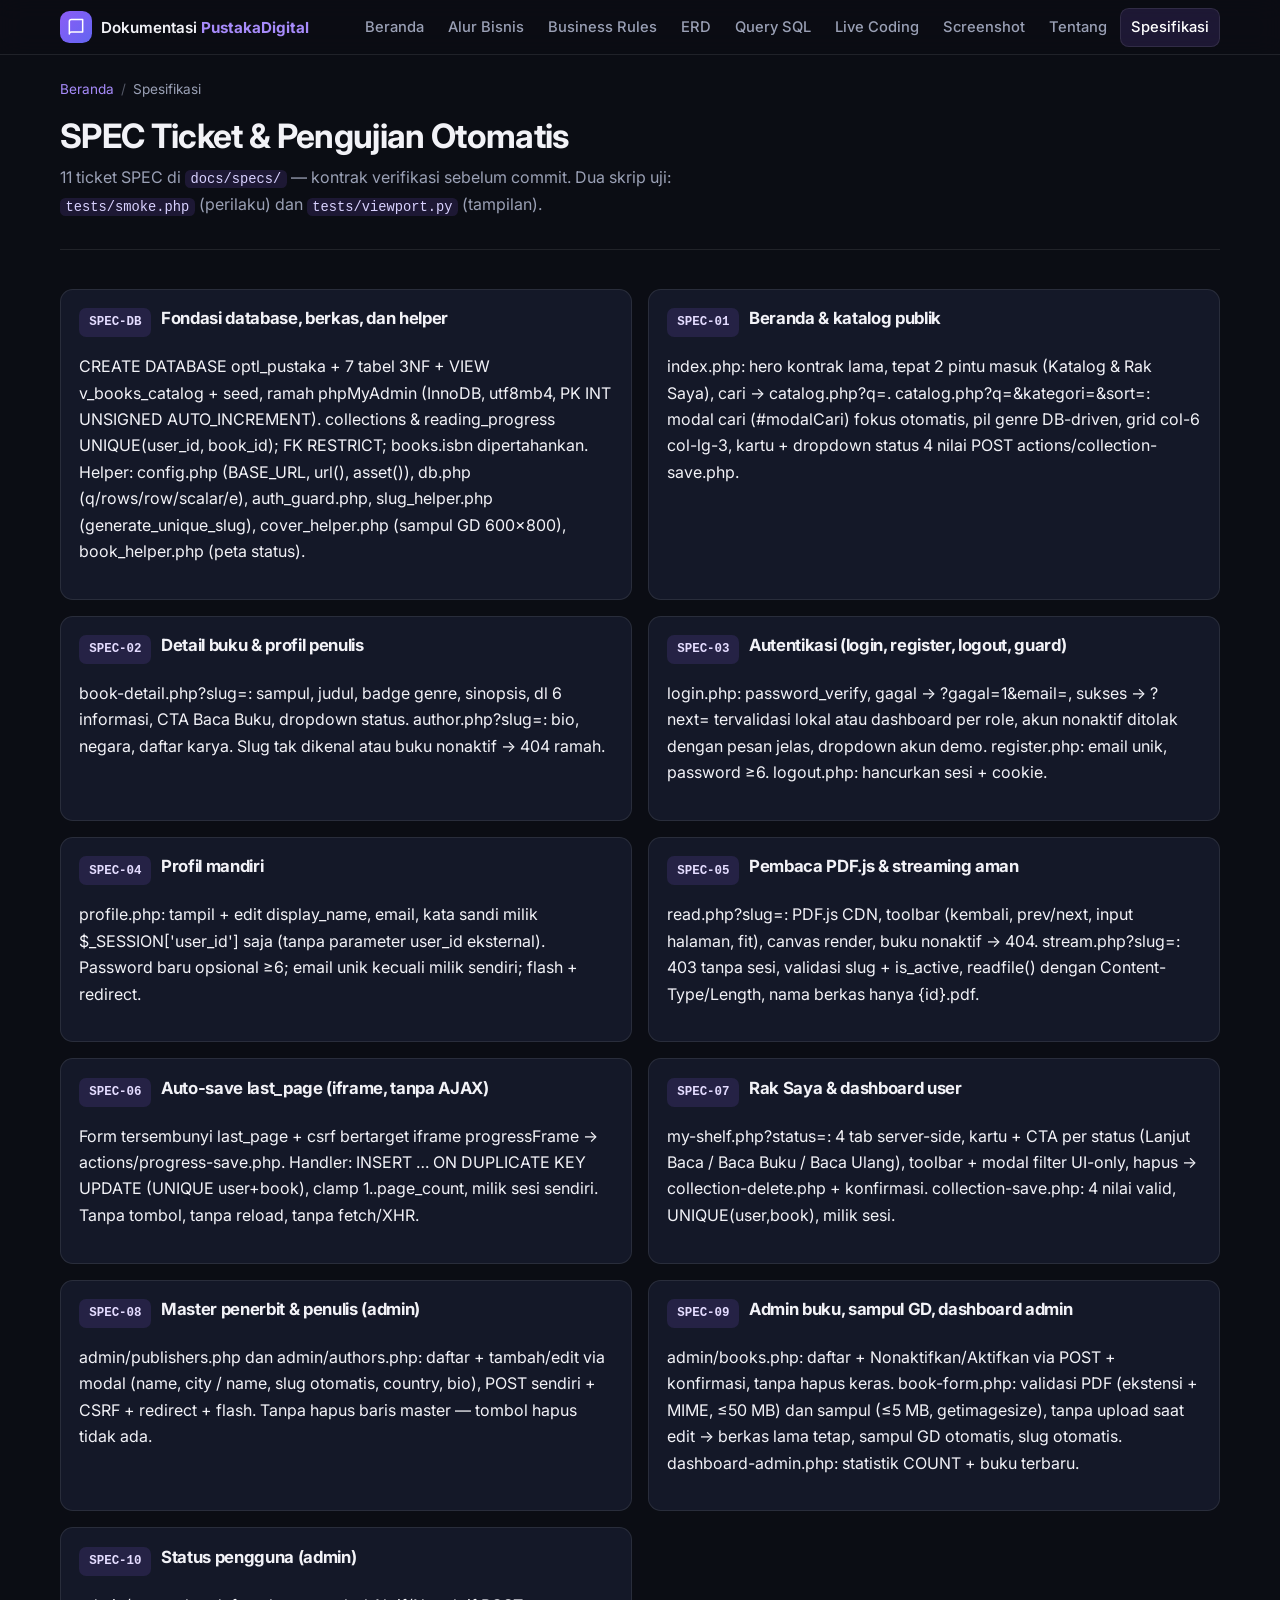
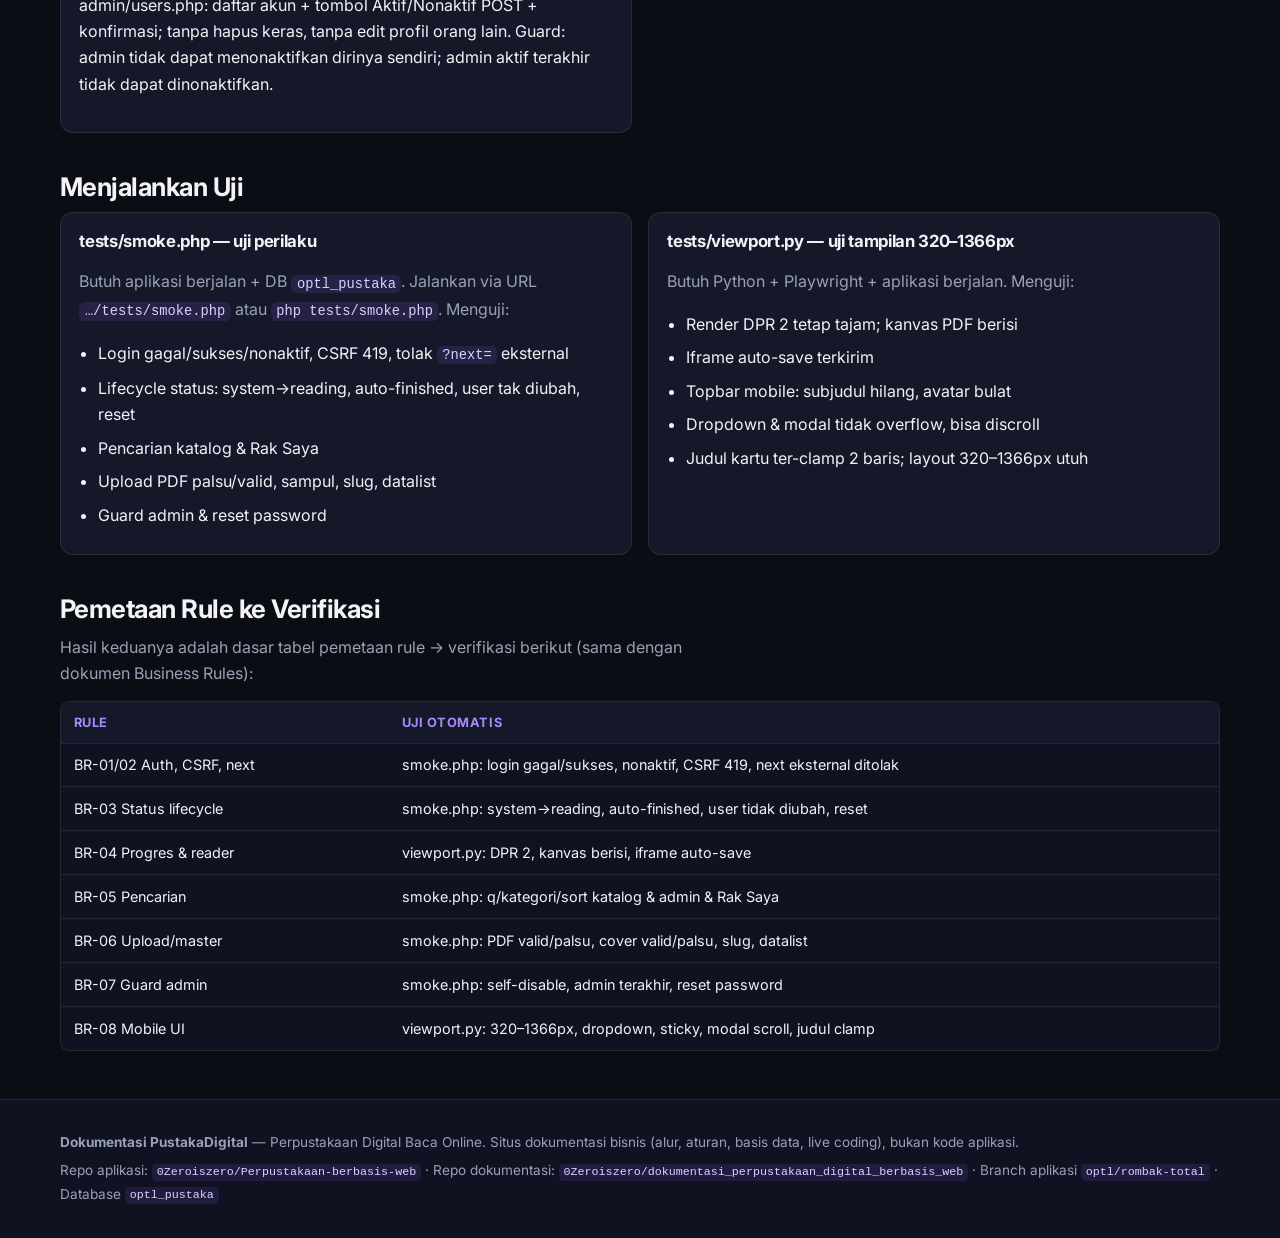
<file: spesifikasi.html>
<!doctype html>
<html lang="id">
<head>
<meta charset="utf-8">
<meta name="viewport" content="width=device-width, initial-scale=1">
<title>Spesifikasi — Dokumentasi PustakaDigital</title>
<meta name="description" content="11 ticket SPEC (SPEC-DB..SPEC-10) dan cara menjalankan smoke.php &amp; viewport.py PustakaDigital.">
<link rel="preconnect" href="https://fonts.googleapis.com">
<link rel="preconnect" href="https://fonts.gstatic.com" crossorigin>
<link rel="stylesheet" href="https://fonts.googleapis.com/css2?family=Inter:wght@400;500;600;700;800&display=swap">
<link rel="stylesheet" href="assets/style.css">
</head>
<body>
<a class="skip" href="#main">Lewati ke konten</a>
<header class="topbar">
  <div class="wrap bar">
    <a class="brand" href="index.html">
      <span class="brand-ic"><svg viewBox="0 0 24 24" width="20" height="20" fill="none" stroke="currentColor" stroke-width="1.8" stroke-linecap="round" stroke-linejoin="round" aria-hidden="true"><path d="M4 5.5A2.5 2.5 0 0 1 6.5 3H20v15H6.5A2.5 2.5 0 0 0 4 20.5zM20 18H6.5A2.5 2.5 0 0 0 4 20.5"/></svg></span>
      <span class="brand-tx">Dokumentasi <b>PustakaDigital</b></span>
    </a>
    <nav class="nav" id="nav" aria-label="Navigasi utama"><a href="index.html">Beranda</a><a href="alur-bisnis.html">Alur Bisnis</a><a href="business-rules.html">Business Rules</a><a href="erd.html">ERD</a><a href="sql.html">Query SQL</a><a href="live-coding.html">Live Coding</a><a href="screenshots.html">Screenshot</a><a href="tentang.html">Tentang</a><a href="spesifikasi.html" aria-current="page">Spesifikasi</a></nav>
    <button class="icon-btn nav-btn" id="navBtn" aria-expanded="false" aria-controls="nav" aria-label="Buka menu"><svg viewBox="0 0 24 24" width="18" height="18" fill="none" stroke="currentColor" stroke-width="1.8" stroke-linecap="round" stroke-linejoin="round" aria-hidden="true"><path d="M4 7h16M4 12h16M4 17h16"/></svg></button>
  </div>
</header>
<main id="main" class="wrap">
<nav class="crumbs" aria-label="Posisi"><a href="index.html">Beranda</a><span class="sep">/</span><span>Spesifikasi</span></nav><header class="page-head"><h1>SPEC Ticket & Pengujian Otomatis</h1><p class="lead">11 ticket SPEC di <code>docs/specs/</code> — kontrak verifikasi sebelum commit. Dua skrip uji: <code>tests/smoke.php</code> (perilaku) dan <code>tests/viewport.py</code> (tampilan).</p></header>
<section class="sec" id="daftar-spec"><div class="grid-2">
<div class="card pad spec">
  <header><span class="badge">SPEC-DB</span><h3>Fondasi database, berkas, dan helper</h3></header>
  <p>CREATE DATABASE optl_pustaka + 7 tabel 3NF + VIEW v_books_catalog + seed, ramah phpMyAdmin (InnoDB, utf8mb4, PK INT UNSIGNED AUTO_INCREMENT). collections & reading_progress UNIQUE(user_id, book_id); FK RESTRICT; books.isbn dipertahankan. Helper: config.php (BASE_URL, url(), asset()), db.php (q/rows/row/scalar/e), auth_guard.php, slug_helper.php (generate_unique_slug), cover_helper.php (sampul GD 600×800), book_helper.php (peta status).</p>
</div>
<div class="card pad spec">
  <header><span class="badge">SPEC-01</span><h3>Beranda & katalog publik</h3></header>
  <p>index.php: hero kontrak lama, tepat 2 pintu masuk (Katalog & Rak Saya), cari → catalog.php?q=. catalog.php?q=&kategori=&sort=: modal cari (#modalCari) fokus otomatis, pil genre DB-driven, grid col-6 col-lg-3, kartu + dropdown status 4 nilai POST actions/collection-save.php.</p>
</div>
<div class="card pad spec">
  <header><span class="badge">SPEC-02</span><h3>Detail buku & profil penulis</h3></header>
  <p>book-detail.php?slug=: sampul, judul, badge genre, sinopsis, dl 6 informasi, CTA Baca Buku, dropdown status. author.php?slug=: bio, negara, daftar karya. Slug tak dikenal atau buku nonaktif → 404 ramah.</p>
</div>
<div class="card pad spec">
  <header><span class="badge">SPEC-03</span><h3>Autentikasi (login, register, logout, guard)</h3></header>
  <p>login.php: password_verify, gagal → ?gagal=1&email=, sukses → ?next= tervalidasi lokal atau dashboard per role, akun nonaktif ditolak dengan pesan jelas, dropdown akun demo. register.php: email unik, password ≥6. logout.php: hancurkan sesi + cookie.</p>
</div>
<div class="card pad spec">
  <header><span class="badge">SPEC-04</span><h3>Profil mandiri</h3></header>
  <p>profile.php: tampil + edit display_name, email, kata sandi milik $_SESSION['user_id'] saja (tanpa parameter user_id eksternal). Password baru opsional ≥6; email unik kecuali milik sendiri; flash + redirect.</p>
</div>
<div class="card pad spec">
  <header><span class="badge">SPEC-05</span><h3>Pembaca PDF.js & streaming aman</h3></header>
  <p>read.php?slug=: PDF.js CDN, toolbar (kembali, prev/next, input halaman, fit), canvas render, buku nonaktif → 404. stream.php?slug=: 403 tanpa sesi, validasi slug + is_active, readfile() dengan Content-Type/Length, nama berkas hanya {id}.pdf.</p>
</div>
<div class="card pad spec">
  <header><span class="badge">SPEC-06</span><h3>Auto-save last_page (iframe, tanpa AJAX)</h3></header>
  <p>Form tersembunyi last_page + csrf bertarget iframe progressFrame → actions/progress-save.php. Handler: INSERT … ON DUPLICATE KEY UPDATE (UNIQUE user+book), clamp 1..page_count, milik sesi sendiri. Tanpa tombol, tanpa reload, tanpa fetch/XHR.</p>
</div>
<div class="card pad spec">
  <header><span class="badge">SPEC-07</span><h3>Rak Saya & dashboard user</h3></header>
  <p>my-shelf.php?status=: 4 tab server-side, kartu + CTA per status (Lanjut Baca / Baca Buku / Baca Ulang), toolbar + modal filter UI-only, hapus → collection-delete.php + konfirmasi. collection-save.php: 4 nilai valid, UNIQUE(user,book), milik sesi.</p>
</div>
<div class="card pad spec">
  <header><span class="badge">SPEC-08</span><h3>Master penerbit & penulis (admin)</h3></header>
  <p>admin/publishers.php dan admin/authors.php: daftar + tambah/edit via modal (name, city / name, slug otomatis, country, bio), POST sendiri + CSRF + redirect + flash. Tanpa hapus baris master — tombol hapus tidak ada.</p>
</div>
<div class="card pad spec">
  <header><span class="badge">SPEC-09</span><h3>Admin buku, sampul GD, dashboard admin</h3></header>
  <p>admin/books.php: daftar + Nonaktifkan/Aktifkan via POST + konfirmasi, tanpa hapus keras. book-form.php: validasi PDF (ekstensi + MIME, ≤50 MB) dan sampul (≤5 MB, getimagesize), tanpa upload saat edit → berkas lama tetap, sampul GD otomatis, slug otomatis. dashboard-admin.php: statistik COUNT + buku terbaru.</p>
</div>
<div class="card pad spec">
  <header><span class="badge">SPEC-10</span><h3>Status pengguna (admin)</h3></header>
  <p>admin/users.php: daftar akun + tombol Aktif/Nonaktif POST + konfirmasi; tanpa hapus keras, tanpa edit profil orang lain. Guard: admin tidak dapat menonaktifkan dirinya sendiri; admin aktif terakhir tidak dapat dinonaktifkan.</p>
</div></div></section>
<section class="sec" id="uji">
  <h2>Menjalankan Uji</h2>
  <div class="cols-2">
    <div class="card pad">
      <h3>tests/smoke.php — uji perilaku</h3>
      <p class="muted">Butuh aplikasi berjalan + DB <code>optl_pustaka</code>. Jalankan via URL <code>…/tests/smoke.php</code> atau <code>php tests/smoke.php</code>. Menguji:</p>
      <ul class="plain">
        <li>Login gagal/sukses/nonaktif, CSRF 419, tolak <code>?next=</code> eksternal</li>
        <li>Lifecycle status: system→reading, auto-finished, user tak diubah, reset</li>
        <li>Pencarian katalog &amp; Rak Saya</li>
        <li>Upload PDF palsu/valid, sampul, slug, datalist</li>
        <li>Guard admin &amp; reset password</li>
      </ul>
    </div>
    <div class="card pad">
      <h3>tests/viewport.py — uji tampilan 320–1366px</h3>
      <p class="muted">Butuh Python + Playwright + aplikasi berjalan. Menguji:</p>
      <ul class="plain">
        <li>Render DPR 2 tetap tajam; kanvas PDF berisi</li>
        <li>Iframe auto-save terkirim</li>
        <li>Topbar mobile: subjudul hilang, avatar bulat</li>
        <li>Dropdown &amp; modal tidak overflow, bisa discroll</li>
        <li>Judul kartu ter-clamp 2 baris; layout 320–1366px utuh</li>
      </ul>
    </div>
  </div>
</section>
<section class="sec" id="pemetaan">
  <h2>Pemetaan Rule ke Verifikasi</h2>
  <p class="lead">Hasil keduanya adalah dasar tabel pemetaan rule → verifikasi berikut (sama dengan dokumen Business Rules):</p>
  <div class="table-wrap"><table><thead><tr><th>Rule</th><th>Uji Otomatis</th></tr></thead><tbody><tr><td>BR-01/02 Auth, CSRF, next</td><td>smoke.php: login gagal/sukses, nonaktif, CSRF 419, next eksternal ditolak</td></tr><tr><td>BR-03 Status lifecycle</td><td>smoke.php: system→reading, auto-finished, user tidak diubah, reset</td></tr><tr><td>BR-04 Progres & reader</td><td>viewport.py: DPR 2, kanvas berisi, iframe auto-save</td></tr><tr><td>BR-05 Pencarian</td><td>smoke.php: q/kategori/sort katalog & admin & Rak Saya</td></tr><tr><td>BR-06 Upload/master</td><td>smoke.php: PDF valid/palsu, cover valid/palsu, slug, datalist</td></tr><tr><td>BR-07 Guard admin</td><td>smoke.php: self-disable, admin terakhir, reset password</td></tr><tr><td>BR-08 Mobile UI</td><td>viewport.py: 320–1366px, dropdown, sticky, modal scroll, judul clamp</td></tr></tbody></table></div>
</section>
</main>
<footer class="foot">
  <div class="wrap foot-in">
    <p><b>Dokumentasi PustakaDigital</b> — Perpustakaan Digital Baca Online. Situs dokumentasi bisnis (alur, aturan, basis data, live coding), bukan kode aplikasi.</p>
    <p>Repo aplikasi: <code>0Zeroiszero/Perpustakaan-berbasis-web</code> · Repo dokumentasi: <code>0Zeroiszero/dokumentasi_perpustakaan_digital_berbasis_web</code> · Branch aplikasi <code>optl/rombak-total</code> · Database <code>optl_pustaka</code></p>
  </div>
</footer>
<button class="to-top" id="toTop" aria-label="Kembali ke atas"><svg viewBox="0 0 24 24" width="18" height="18" fill="none" stroke="currentColor" stroke-width="1.8" stroke-linecap="round" stroke-linejoin="round" aria-hidden="true"><path d="m5 12 7-7 7 7M12 5v14"/></svg></button>

<div class="toc" id="toc">
  <button class="toc-tab" id="tocTab" aria-expanded="false" aria-controls="tocPanel" aria-haspopup="true">
    <span class="toc-tab-ic"><svg viewBox="0 0 24 24" width="15" height="15" fill="none" stroke="currentColor" stroke-width="1.8" stroke-linecap="round" stroke-linejoin="round" aria-hidden="true"><path d="M4 4h6v6H4zM14 14h6v6h-6zM7 10v4a2 2 0 0 0 2 2h5M17 14v-4a2 2 0 0 0-2-2h-5"/></svg></span>
    <span class="toc-tab-tx">Di halaman ini</span>
    <svg viewBox="0 0 24 24" width="13" height="13" fill="none" stroke="currentColor" stroke-width="1.8" stroke-linecap="round" stroke-linejoin="round" aria-hidden="true"><path d="m6 9 6 6 6-6"/></svg>
  </button>
  <nav class="toc-panel" id="tocPanel" aria-label="Daftar isi halaman" hidden>
    <div class="toc-head">
      <span>Di halaman ini</span>
      <button class="icon-btn toc-close" aria-label="Tutup daftar isi"><svg viewBox="0 0 24 24" width="15" height="15" fill="none" stroke="currentColor" stroke-width="1.8" stroke-linecap="round" stroke-linejoin="round" aria-hidden="true"><path d="M6 6l12 12M18 6 6 18"/></svg></button>
    </div>
    <div class="toc-list"><a class="toc-link" href="#daftar-spec" data-toc-link data-target="daftar-spec">11 Ticket SPEC</a><a class="toc-link" href="#uji" data-toc-link data-target="uji">Menjalankan Uji</a><a class="toc-link" href="#pemetaan" data-toc-link data-target="pemetaan">Pemetaan Rule ke Verifikasi</a></div>
  </nav>
</div>
<script src="assets/vendor/mermaid.min.js"></script>
<script src="assets/vendor/highlight.min.js"></script>
<script src="assets/app.js"></script>

</body>
</html>
</file>
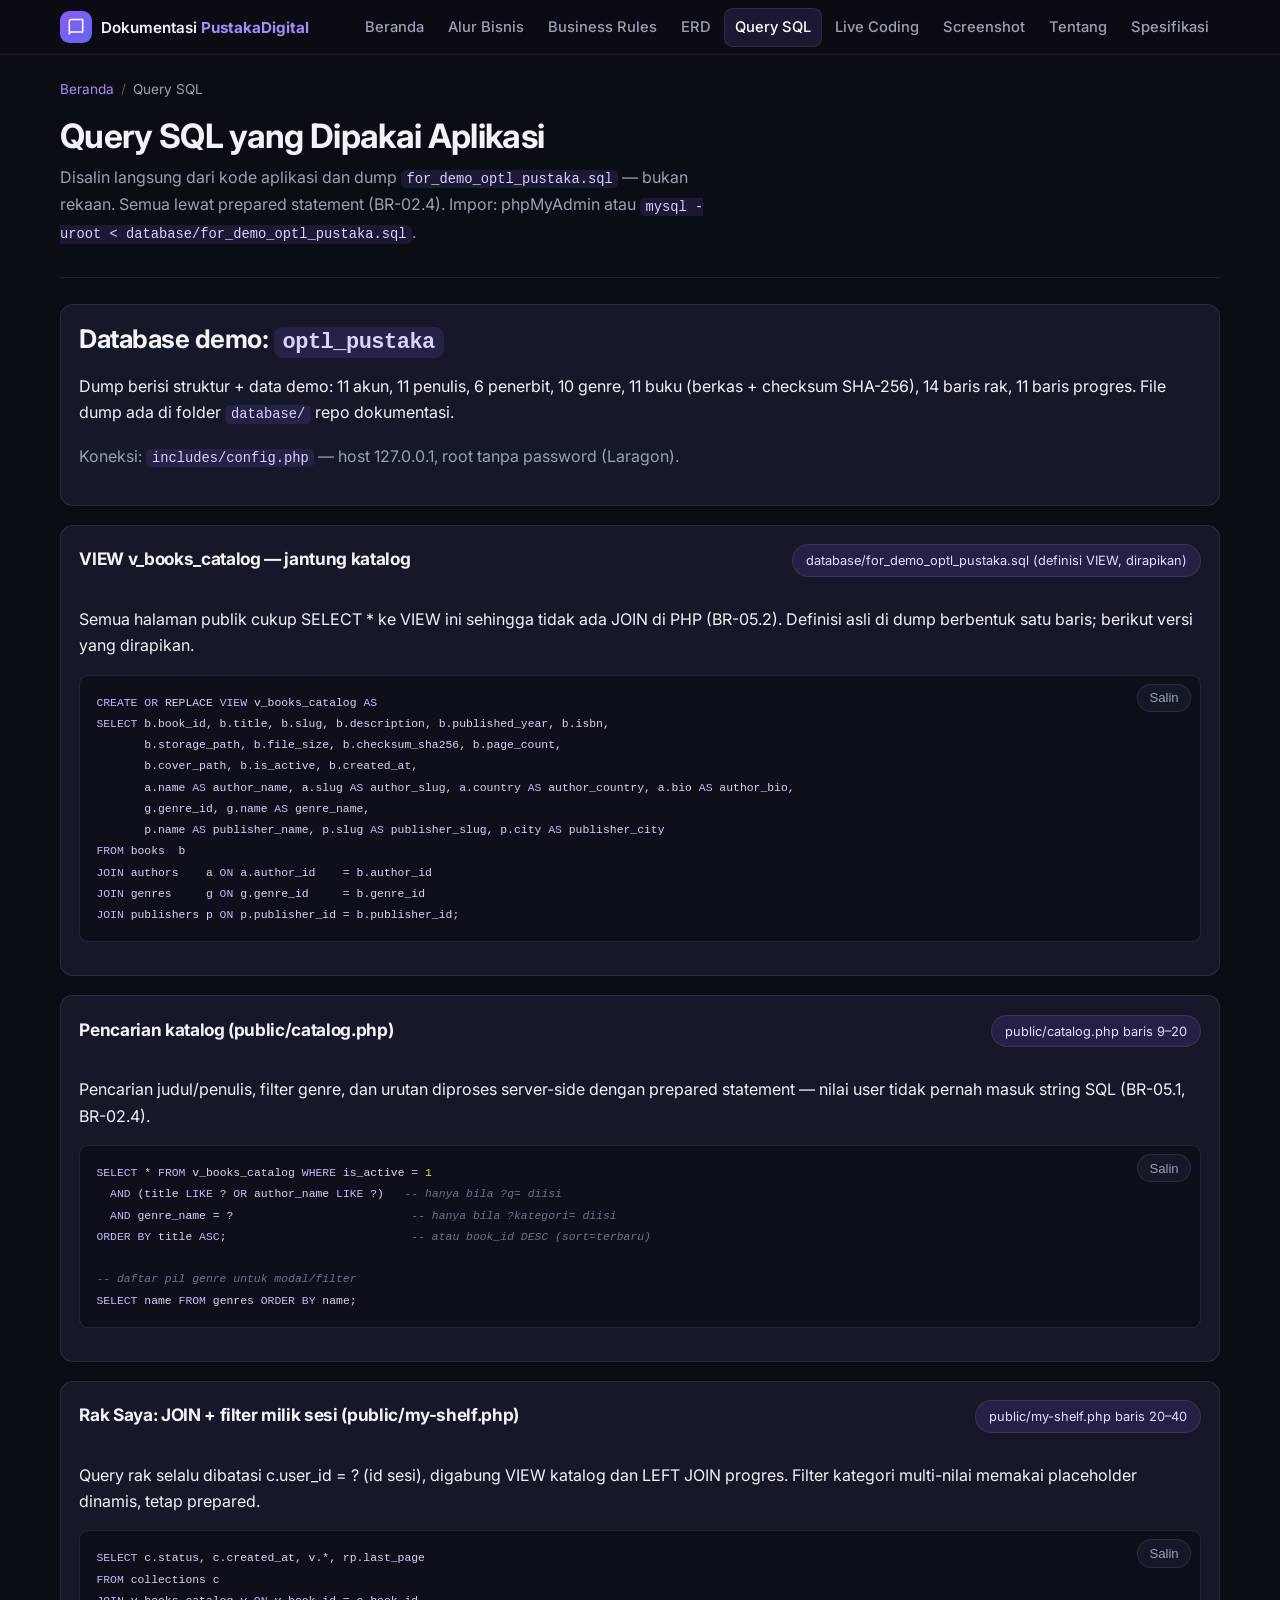
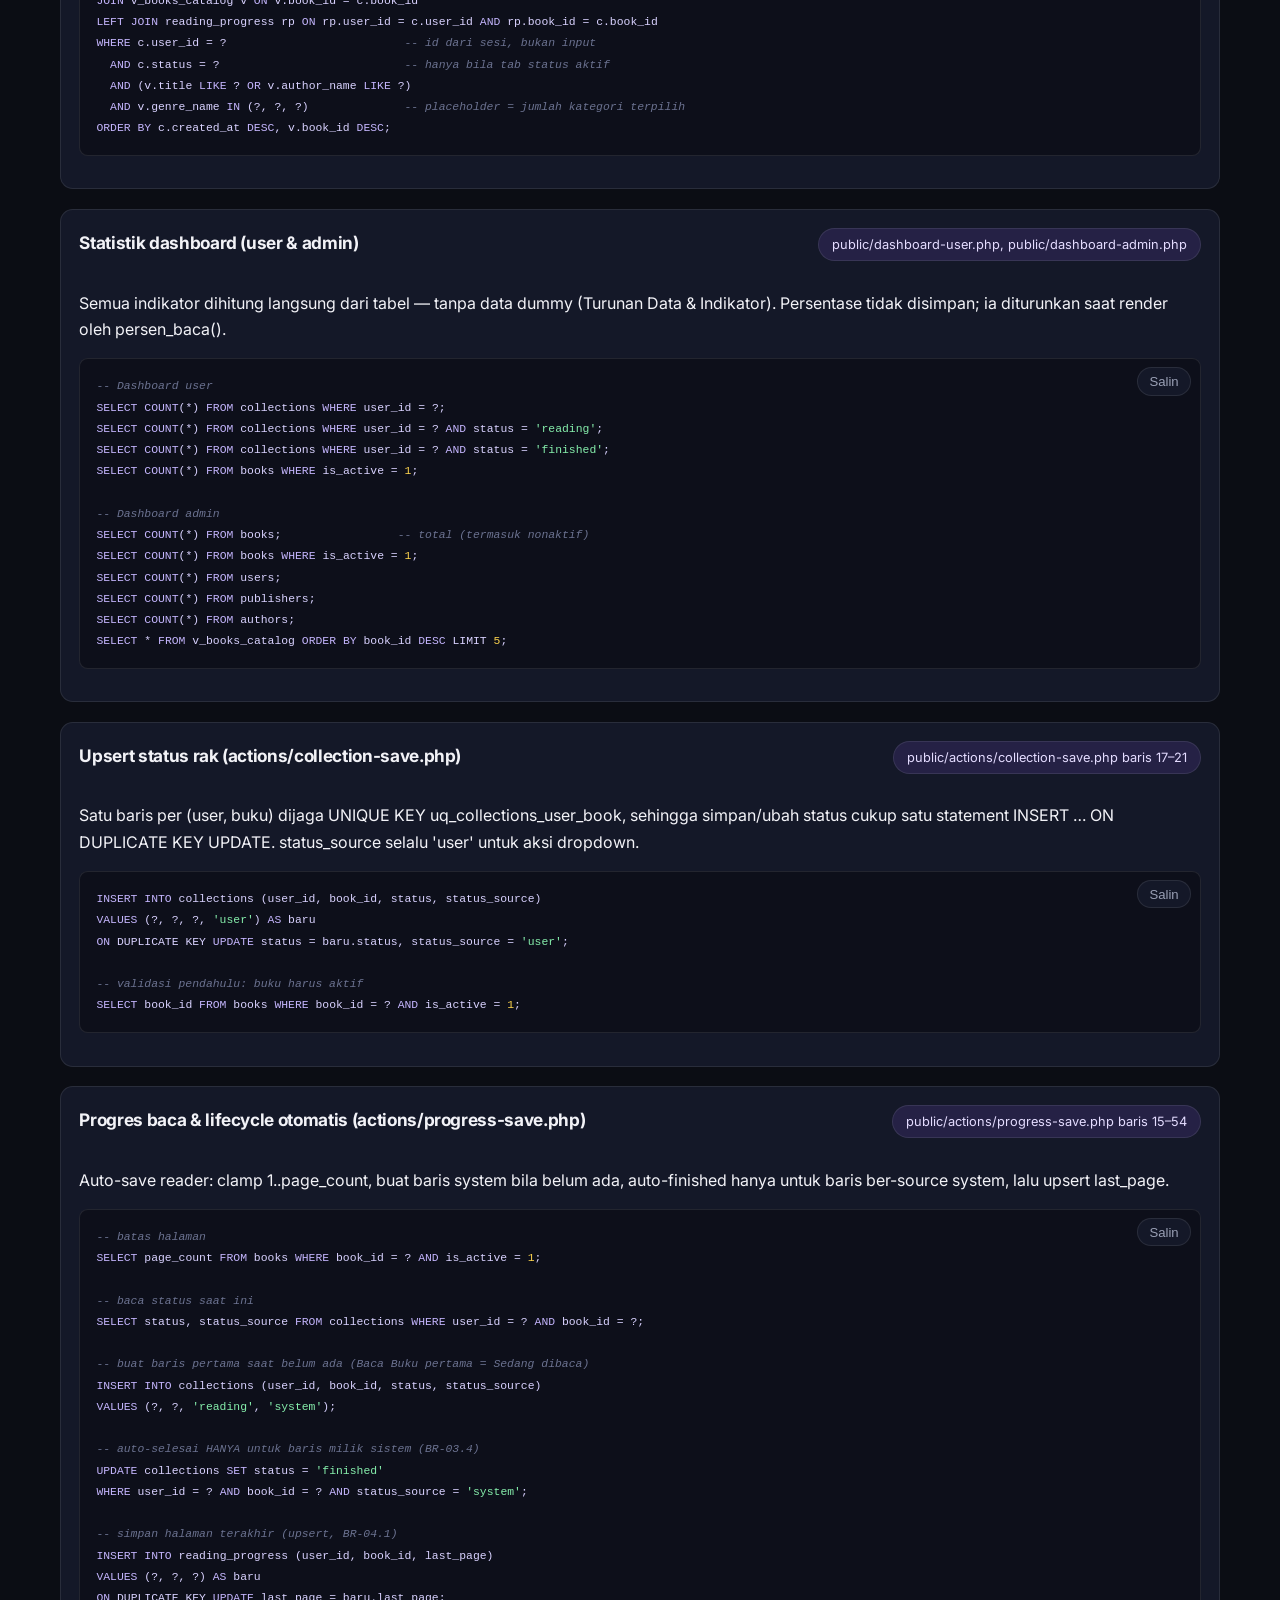
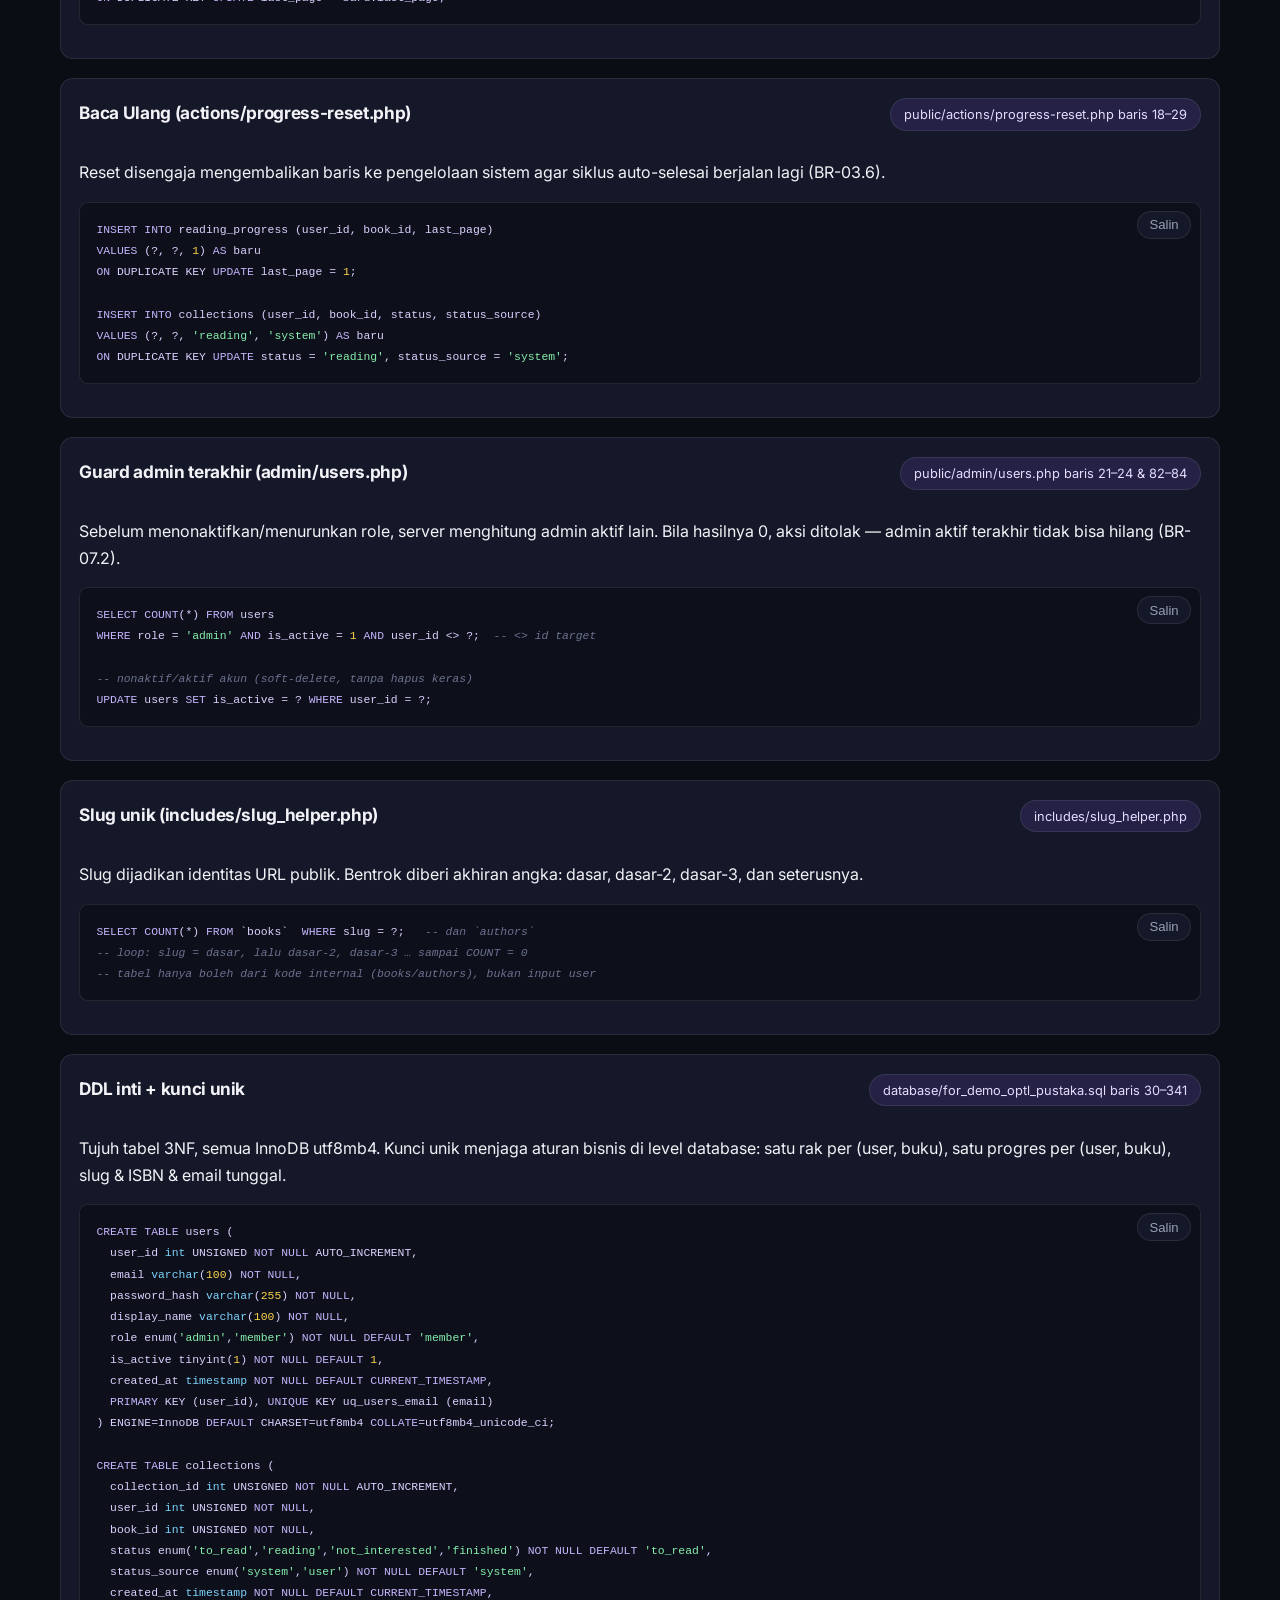
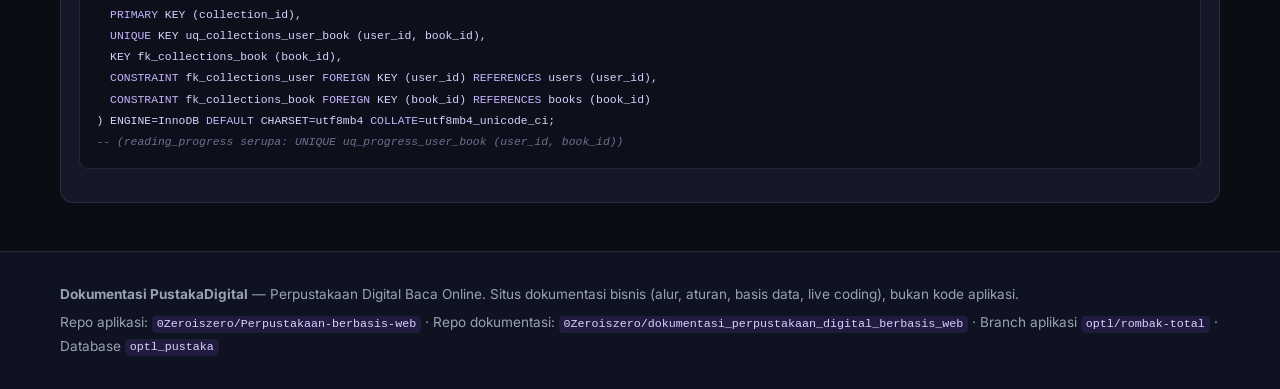
<file: sql.html>
<!doctype html>
<html lang="id">
<head>
<meta charset="utf-8">
<meta name="viewport" content="width=device-width, initial-scale=1">
<title>Query SQL — Dokumentasi PustakaDigital</title>
<meta name="description" content="Query SQL asli PustakaDigital: VIEW katalog, pencarian, upsert rak, auto-save progres, baca ulang, guard admin, slug, dan DDL inti.">
<link rel="preconnect" href="https://fonts.googleapis.com">
<link rel="preconnect" href="https://fonts.gstatic.com" crossorigin>
<link rel="stylesheet" href="https://fonts.googleapis.com/css2?family=Inter:wght@400;500;600;700;800&display=swap">
<link rel="stylesheet" href="assets/style.css">
</head>
<body>
<a class="skip" href="#main">Lewati ke konten</a>
<header class="topbar">
  <div class="wrap bar">
    <a class="brand" href="index.html">
      <span class="brand-ic"><svg viewBox="0 0 24 24" width="20" height="20" fill="none" stroke="currentColor" stroke-width="1.8" stroke-linecap="round" stroke-linejoin="round" aria-hidden="true"><path d="M4 5.5A2.5 2.5 0 0 1 6.5 3H20v15H6.5A2.5 2.5 0 0 0 4 20.5zM20 18H6.5A2.5 2.5 0 0 0 4 20.5"/></svg></span>
      <span class="brand-tx">Dokumentasi <b>PustakaDigital</b></span>
    </a>
    <nav class="nav" id="nav" aria-label="Navigasi utama"><a href="index.html">Beranda</a><a href="alur-bisnis.html">Alur Bisnis</a><a href="business-rules.html">Business Rules</a><a href="erd.html">ERD</a><a href="sql.html" aria-current="page">Query SQL</a><a href="live-coding.html">Live Coding</a><a href="screenshots.html">Screenshot</a><a href="tentang.html">Tentang</a><a href="spesifikasi.html">Spesifikasi</a></nav>
    <button class="icon-btn nav-btn" id="navBtn" aria-expanded="false" aria-controls="nav" aria-label="Buka menu"><svg viewBox="0 0 24 24" width="18" height="18" fill="none" stroke="currentColor" stroke-width="1.8" stroke-linecap="round" stroke-linejoin="round" aria-hidden="true"><path d="M4 7h16M4 12h16M4 17h16"/></svg></button>
  </div>
</header>
<main id="main" class="wrap">
<nav class="crumbs" aria-label="Posisi"><a href="index.html">Beranda</a><span class="sep">/</span><span>Query SQL</span></nav><header class="page-head"><h1>Query SQL yang Dipakai Aplikasi</h1><p class="lead">Disalin langsung dari kode aplikasi dan dump <code>for_demo_optl_pustaka.sql</code> — bukan rekaan. Semua lewat prepared statement (BR-02.4). Impor: phpMyAdmin atau <code>mysql -uroot &lt; database/for_demo_optl_pustaka.sql</code>.</p></header>
<section class="card pad" id="db-demo">
  <h2>Database demo: <code>optl_pustaka</code></h2>
  <p>Dump berisi struktur + data demo: 11 akun, 11 penulis, 6 penerbit, 10 genre, 11 buku
  (berkas + checksum SHA-256), 14 baris rak, 11 baris progres. File dump ada di folder
  <code>database/</code> repo dokumentasi.</p>
  <p class="muted">Koneksi: <code>includes/config.php</code> — host 127.0.0.1, root tanpa password (Laragon).</p>
</section>

<section class="card pad sql-card" id="sql-view">
  <header class="sql-head"><h2>VIEW v_books_catalog — jantung katalog</h2><span class="badge-soft">database/for_demo_optl_pustaka.sql (definisi VIEW, dirapikan)</span></header>
  <p>Semua halaman publik cukup SELECT * ke VIEW ini sehingga tidak ada JOIN di PHP (BR-05.2). Definisi asli di dump berbentuk satu baris; berikut versi yang dirapikan.</p>
  <div class="codebox"><button class="chip copy" data-copy aria-label="Salin kode">Salin</button><pre><code class="language-sql">CREATE OR REPLACE VIEW v_books_catalog AS
SELECT b.book_id, b.title, b.slug, b.description, b.published_year, b.isbn,
       b.storage_path, b.file_size, b.checksum_sha256, b.page_count,
       b.cover_path, b.is_active, b.created_at,
       a.name AS author_name, a.slug AS author_slug, a.country AS author_country, a.bio AS author_bio,
       g.genre_id, g.name AS genre_name,
       p.name AS publisher_name, p.slug AS publisher_slug, p.city AS publisher_city
FROM books  b
JOIN authors    a ON a.author_id    = b.author_id
JOIN genres     g ON g.genre_id     = b.genre_id
JOIN publishers p ON p.publisher_id = b.publisher_id;</code></pre></div>
</section>
<section class="card pad sql-card" id="sql-katalog">
  <header class="sql-head"><h2>Pencarian katalog (public/catalog.php)</h2><span class="badge-soft">public/catalog.php baris 9–20</span></header>
  <p>Pencarian judul/penulis, filter genre, dan urutan diproses server-side dengan prepared statement — nilai user tidak pernah masuk string SQL (BR-05.1, BR-02.4).</p>
  <div class="codebox"><button class="chip copy" data-copy aria-label="Salin kode">Salin</button><pre><code class="language-sql">SELECT * FROM v_books_catalog WHERE is_active = 1
  AND (title LIKE ? OR author_name LIKE ?)   -- hanya bila ?q= diisi
  AND genre_name = ?                          -- hanya bila ?kategori= diisi
ORDER BY title ASC;                           -- atau book_id DESC (sort=terbaru)

-- daftar pil genre untuk modal/filter
SELECT name FROM genres ORDER BY name;</code></pre></div>
</section>
<section class="card pad sql-card" id="sql-rak">
  <header class="sql-head"><h2>Rak Saya: JOIN + filter milik sesi (public/my-shelf.php)</h2><span class="badge-soft">public/my-shelf.php baris 20–40</span></header>
  <p>Query rak selalu dibatasi c.user_id = ? (id sesi), digabung VIEW katalog dan LEFT JOIN progres. Filter kategori multi-nilai memakai placeholder dinamis, tetap prepared.</p>
  <div class="codebox"><button class="chip copy" data-copy aria-label="Salin kode">Salin</button><pre><code class="language-sql">SELECT c.status, c.created_at, v.*, rp.last_page
FROM collections c
JOIN v_books_catalog v ON v.book_id = c.book_id
LEFT JOIN reading_progress rp ON rp.user_id = c.user_id AND rp.book_id = c.book_id
WHERE c.user_id = ?                          -- id dari sesi, bukan input
  AND c.status = ?                           -- hanya bila tab status aktif
  AND (v.title LIKE ? OR v.author_name LIKE ?)
  AND v.genre_name IN (?, ?, ?)              -- placeholder = jumlah kategori terpilih
ORDER BY c.created_at DESC, v.book_id DESC;</code></pre></div>
</section>
<section class="card pad sql-card" id="sql-dashboard">
  <header class="sql-head"><h2>Statistik dashboard (user & admin)</h2><span class="badge-soft">public/dashboard-user.php, public/dashboard-admin.php</span></header>
  <p>Semua indikator dihitung langsung dari tabel — tanpa data dummy (Turunan Data & Indikator). Persentase tidak disimpan; ia diturunkan saat render oleh persen_baca().</p>
  <div class="codebox"><button class="chip copy" data-copy aria-label="Salin kode">Salin</button><pre><code class="language-sql">-- Dashboard user
SELECT COUNT(*) FROM collections WHERE user_id = ?;
SELECT COUNT(*) FROM collections WHERE user_id = ? AND status = &#x27;reading&#x27;;
SELECT COUNT(*) FROM collections WHERE user_id = ? AND status = &#x27;finished&#x27;;
SELECT COUNT(*) FROM books WHERE is_active = 1;

-- Dashboard admin
SELECT COUNT(*) FROM books;                 -- total (termasuk nonaktif)
SELECT COUNT(*) FROM books WHERE is_active = 1;
SELECT COUNT(*) FROM users;
SELECT COUNT(*) FROM publishers;
SELECT COUNT(*) FROM authors;
SELECT * FROM v_books_catalog ORDER BY book_id DESC LIMIT 5;</code></pre></div>
</section>
<section class="card pad sql-card" id="sql-upsert">
  <header class="sql-head"><h2>Upsert status rak (actions/collection-save.php)</h2><span class="badge-soft">public/actions/collection-save.php baris 17–21</span></header>
  <p>Satu baris per (user, buku) dijaga UNIQUE KEY uq_collections_user_book, sehingga simpan/ubah status cukup satu statement INSERT … ON DUPLICATE KEY UPDATE. status_source selalu 'user' untuk aksi dropdown.</p>
  <div class="codebox"><button class="chip copy" data-copy aria-label="Salin kode">Salin</button><pre><code class="language-sql">INSERT INTO collections (user_id, book_id, status, status_source)
VALUES (?, ?, ?, &#x27;user&#x27;) AS baru
ON DUPLICATE KEY UPDATE status = baru.status, status_source = &#x27;user&#x27;;

-- validasi pendahulu: buku harus aktif
SELECT book_id FROM books WHERE book_id = ? AND is_active = 1;</code></pre></div>
</section>
<section class="card pad sql-card" id="sql-progress">
  <header class="sql-head"><h2>Progres baca & lifecycle otomatis (actions/progress-save.php)</h2><span class="badge-soft">public/actions/progress-save.php baris 15–54</span></header>
  <p>Auto-save reader: clamp 1..page_count, buat baris system bila belum ada, auto-finished hanya untuk baris ber-source system, lalu upsert last_page.</p>
  <div class="codebox"><button class="chip copy" data-copy aria-label="Salin kode">Salin</button><pre><code class="language-sql">-- batas halaman
SELECT page_count FROM books WHERE book_id = ? AND is_active = 1;

-- baca status saat ini
SELECT status, status_source FROM collections WHERE user_id = ? AND book_id = ?;

-- buat baris pertama saat belum ada (Baca Buku pertama = Sedang dibaca)
INSERT INTO collections (user_id, book_id, status, status_source)
VALUES (?, ?, &#x27;reading&#x27;, &#x27;system&#x27;);

-- auto-selesai HANYA untuk baris milik sistem (BR-03.4)
UPDATE collections SET status = &#x27;finished&#x27;
WHERE user_id = ? AND book_id = ? AND status_source = &#x27;system&#x27;;

-- simpan halaman terakhir (upsert, BR-04.1)
INSERT INTO reading_progress (user_id, book_id, last_page)
VALUES (?, ?, ?) AS baru
ON DUPLICATE KEY UPDATE last_page = baru.last_page;</code></pre></div>
</section>
<section class="card pad sql-card" id="sql-reset">
  <header class="sql-head"><h2>Baca Ulang (actions/progress-reset.php)</h2><span class="badge-soft">public/actions/progress-reset.php baris 18–29</span></header>
  <p>Reset disengaja mengembalikan baris ke pengelolaan sistem agar siklus auto-selesai berjalan lagi (BR-03.6).</p>
  <div class="codebox"><button class="chip copy" data-copy aria-label="Salin kode">Salin</button><pre><code class="language-sql">INSERT INTO reading_progress (user_id, book_id, last_page)
VALUES (?, ?, 1) AS baru
ON DUPLICATE KEY UPDATE last_page = 1;

INSERT INTO collections (user_id, book_id, status, status_source)
VALUES (?, ?, &#x27;reading&#x27;, &#x27;system&#x27;) AS baru
ON DUPLICATE KEY UPDATE status = &#x27;reading&#x27;, status_source = &#x27;system&#x27;;</code></pre></div>
</section>
<section class="card pad sql-card" id="sql-guard">
  <header class="sql-head"><h2>Guard admin terakhir (admin/users.php)</h2><span class="badge-soft">public/admin/users.php baris 21–24 &amp; 82–84</span></header>
  <p>Sebelum menonaktifkan/menurunkan role, server menghitung admin aktif lain. Bila hasilnya 0, aksi ditolak — admin aktif terakhir tidak bisa hilang (BR-07.2).</p>
  <div class="codebox"><button class="chip copy" data-copy aria-label="Salin kode">Salin</button><pre><code class="language-sql">SELECT COUNT(*) FROM users
WHERE role = &#x27;admin&#x27; AND is_active = 1 AND user_id &lt;&gt; ?;  -- &lt;&gt; id target

-- nonaktif/aktif akun (soft-delete, tanpa hapus keras)
UPDATE users SET is_active = ? WHERE user_id = ?;</code></pre></div>
</section>
<section class="card pad sql-card" id="sql-slug">
  <header class="sql-head"><h2>Slug unik (includes/slug_helper.php)</h2><span class="badge-soft">includes/slug_helper.php</span></header>
  <p>Slug dijadikan identitas URL publik. Bentrok diberi akhiran angka: dasar, dasar-2, dasar-3, dan seterusnya.</p>
  <div class="codebox"><button class="chip copy" data-copy aria-label="Salin kode">Salin</button><pre><code class="language-sql">SELECT COUNT(*) FROM `books`  WHERE slug = ?;   -- dan `authors`
-- loop: slug = dasar, lalu dasar-2, dasar-3 … sampai COUNT = 0
-- tabel hanya boleh dari kode internal (books/authors), bukan input user</code></pre></div>
</section>
<section class="card pad sql-card" id="sql-ddl">
  <header class="sql-head"><h2>DDL inti + kunci unik</h2><span class="badge-soft">database/for_demo_optl_pustaka.sql baris 30–341</span></header>
  <p>Tujuh tabel 3NF, semua InnoDB utf8mb4. Kunci unik menjaga aturan bisnis di level database: satu rak per (user, buku), satu progres per (user, buku), slug & ISBN & email tunggal.</p>
  <div class="codebox"><button class="chip copy" data-copy aria-label="Salin kode">Salin</button><pre><code class="language-sql">CREATE TABLE users (
  user_id int UNSIGNED NOT NULL AUTO_INCREMENT,
  email varchar(100) NOT NULL,
  password_hash varchar(255) NOT NULL,
  display_name varchar(100) NOT NULL,
  role enum(&#x27;admin&#x27;,&#x27;member&#x27;) NOT NULL DEFAULT &#x27;member&#x27;,
  is_active tinyint(1) NOT NULL DEFAULT 1,
  created_at timestamp NOT NULL DEFAULT CURRENT_TIMESTAMP,
  PRIMARY KEY (user_id), UNIQUE KEY uq_users_email (email)
) ENGINE=InnoDB DEFAULT CHARSET=utf8mb4 COLLATE=utf8mb4_unicode_ci;

CREATE TABLE collections (
  collection_id int UNSIGNED NOT NULL AUTO_INCREMENT,
  user_id int UNSIGNED NOT NULL,
  book_id int UNSIGNED NOT NULL,
  status enum(&#x27;to_read&#x27;,&#x27;reading&#x27;,&#x27;not_interested&#x27;,&#x27;finished&#x27;) NOT NULL DEFAULT &#x27;to_read&#x27;,
  status_source enum(&#x27;system&#x27;,&#x27;user&#x27;) NOT NULL DEFAULT &#x27;system&#x27;,
  created_at timestamp NOT NULL DEFAULT CURRENT_TIMESTAMP,
  PRIMARY KEY (collection_id),
  UNIQUE KEY uq_collections_user_book (user_id, book_id),
  KEY fk_collections_book (book_id),
  CONSTRAINT fk_collections_user FOREIGN KEY (user_id) REFERENCES users (user_id),
  CONSTRAINT fk_collections_book FOREIGN KEY (book_id) REFERENCES books (book_id)
) ENGINE=InnoDB DEFAULT CHARSET=utf8mb4 COLLATE=utf8mb4_unicode_ci;
-- (reading_progress serupa: UNIQUE uq_progress_user_book (user_id, book_id))</code></pre></div>
</section>
</main>
<footer class="foot">
  <div class="wrap foot-in">
    <p><b>Dokumentasi PustakaDigital</b> — Perpustakaan Digital Baca Online. Situs dokumentasi bisnis (alur, aturan, basis data, live coding), bukan kode aplikasi.</p>
    <p>Repo aplikasi: <code>0Zeroiszero/Perpustakaan-berbasis-web</code> · Repo dokumentasi: <code>0Zeroiszero/dokumentasi_perpustakaan_digital_berbasis_web</code> · Branch aplikasi <code>optl/rombak-total</code> · Database <code>optl_pustaka</code></p>
  </div>
</footer>
<button class="to-top" id="toTop" aria-label="Kembali ke atas"><svg viewBox="0 0 24 24" width="18" height="18" fill="none" stroke="currentColor" stroke-width="1.8" stroke-linecap="round" stroke-linejoin="round" aria-hidden="true"><path d="m5 12 7-7 7 7M12 5v14"/></svg></button>

<div class="toc" id="toc">
  <button class="toc-tab" id="tocTab" aria-expanded="false" aria-controls="tocPanel" aria-haspopup="true">
    <span class="toc-tab-ic"><svg viewBox="0 0 24 24" width="15" height="15" fill="none" stroke="currentColor" stroke-width="1.8" stroke-linecap="round" stroke-linejoin="round" aria-hidden="true"><path d="M4 4h6v6H4zM14 14h6v6h-6zM7 10v4a2 2 0 0 0 2 2h5M17 14v-4a2 2 0 0 0-2-2h-5"/></svg></span>
    <span class="toc-tab-tx">Di halaman ini</span>
    <svg viewBox="0 0 24 24" width="13" height="13" fill="none" stroke="currentColor" stroke-width="1.8" stroke-linecap="round" stroke-linejoin="round" aria-hidden="true"><path d="m6 9 6 6 6-6"/></svg>
  </button>
  <nav class="toc-panel" id="tocPanel" aria-label="Daftar isi halaman" hidden>
    <div class="toc-head">
      <span>Di halaman ini</span>
      <button class="icon-btn toc-close" aria-label="Tutup daftar isi"><svg viewBox="0 0 24 24" width="15" height="15" fill="none" stroke="currentColor" stroke-width="1.8" stroke-linecap="round" stroke-linejoin="round" aria-hidden="true"><path d="M6 6l12 12M18 6 6 18"/></svg></button>
    </div>
    <div class="toc-list"><a class="toc-link" href="#db-demo" data-toc-link data-target="db-demo">Database demo</a><a class="toc-link" href="#sql-view" data-toc-link data-target="sql-view">VIEW v_books_catalog — jantung katalog</a><a class="toc-link" href="#sql-katalog" data-toc-link data-target="sql-katalog">Pencarian katalog (public/catalog.php)</a><a class="toc-link" href="#sql-rak" data-toc-link data-target="sql-rak">Rak Saya: JOIN + filter milik sesi (public/my-shelf.php)</a><a class="toc-link" href="#sql-dashboard" data-toc-link data-target="sql-dashboard">Statistik dashboard (user &amp; admin)</a><a class="toc-link" href="#sql-upsert" data-toc-link data-target="sql-upsert">Upsert status rak (actions/collection-save.php)</a><a class="toc-link" href="#sql-progress" data-toc-link data-target="sql-progress">Progres baca &amp; lifecycle otomatis (actions/progress-save.php)</a><a class="toc-link" href="#sql-reset" data-toc-link data-target="sql-reset">Baca Ulang (actions/progress-reset.php)</a><a class="toc-link" href="#sql-guard" data-toc-link data-target="sql-guard">Guard admin terakhir (admin/users.php)</a><a class="toc-link" href="#sql-slug" data-toc-link data-target="sql-slug">Slug unik (includes/slug_helper.php)</a><a class="toc-link" href="#sql-ddl" data-toc-link data-target="sql-ddl">DDL inti + kunci unik</a></div>
  </nav>
</div>
<script src="assets/vendor/mermaid.min.js"></script>
<script src="assets/vendor/highlight.min.js"></script>
<script src="assets/app.js"></script>

</body>
</html>
</file>
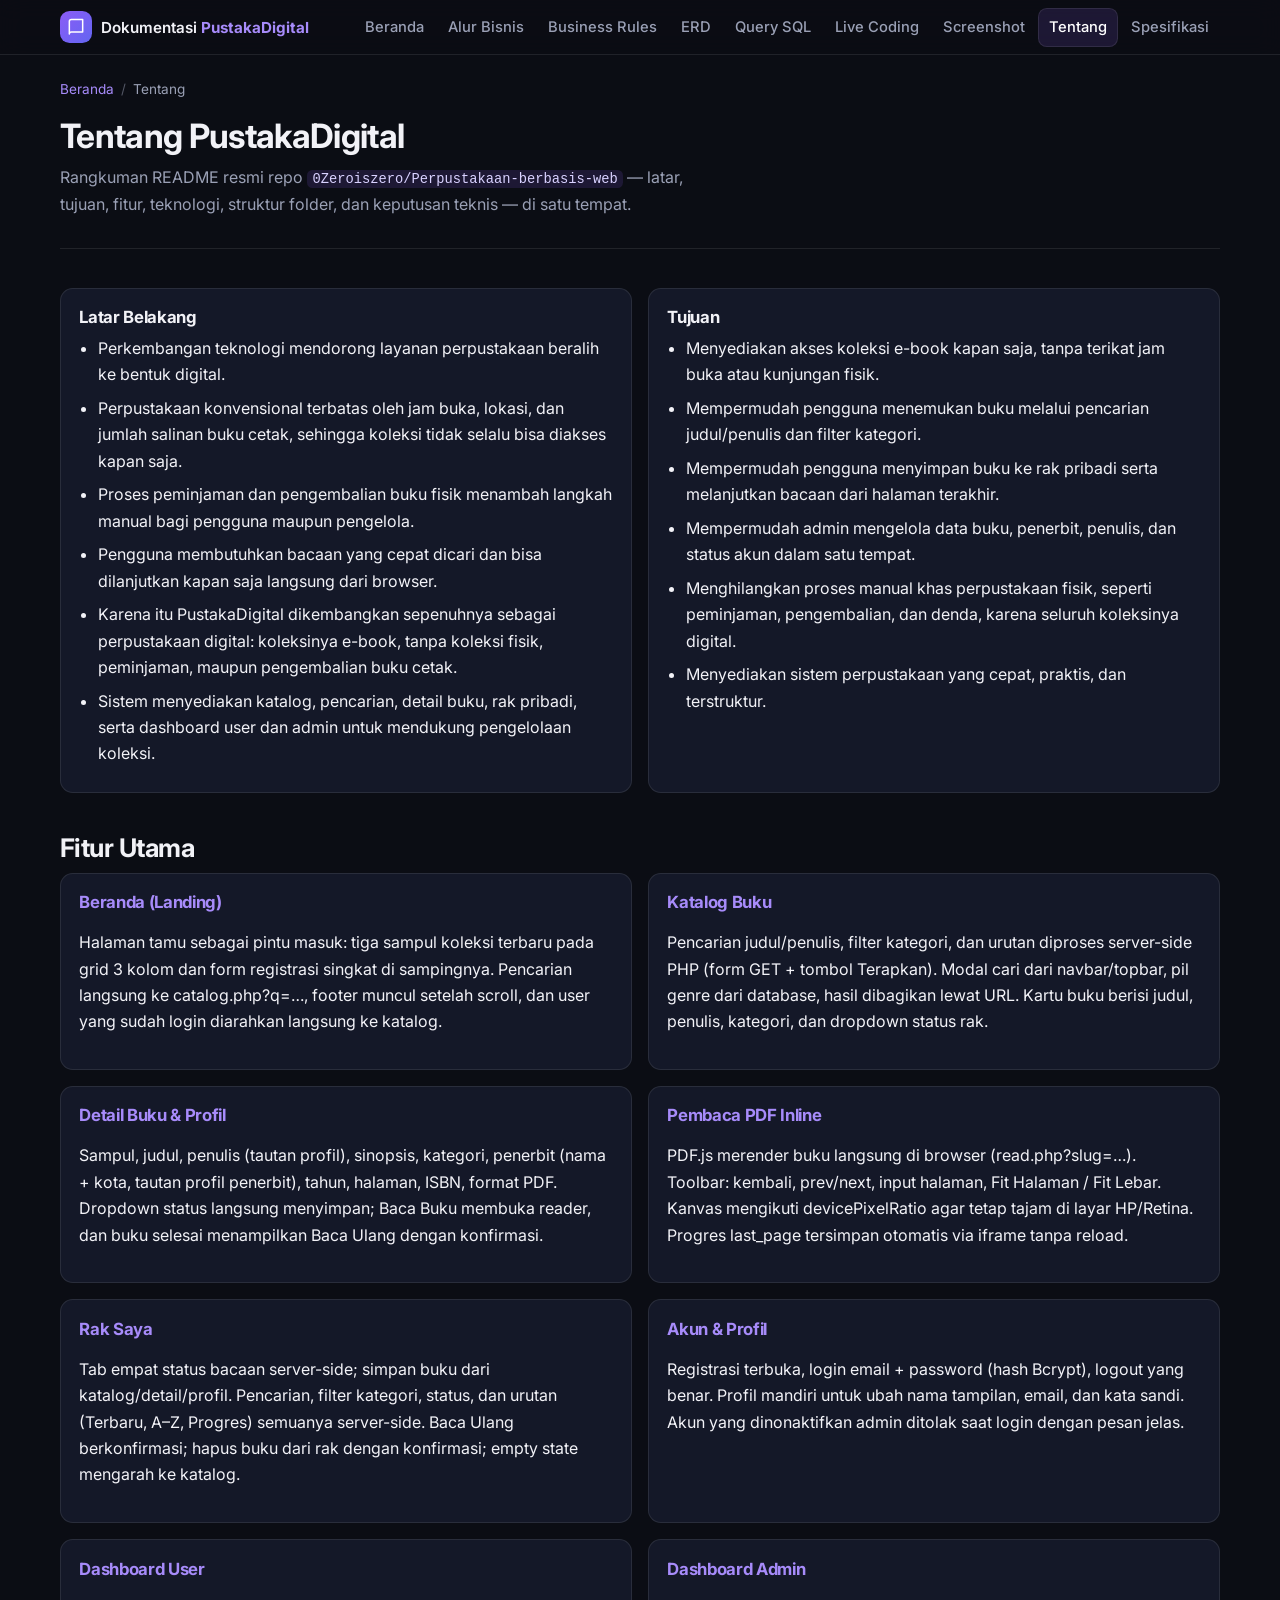
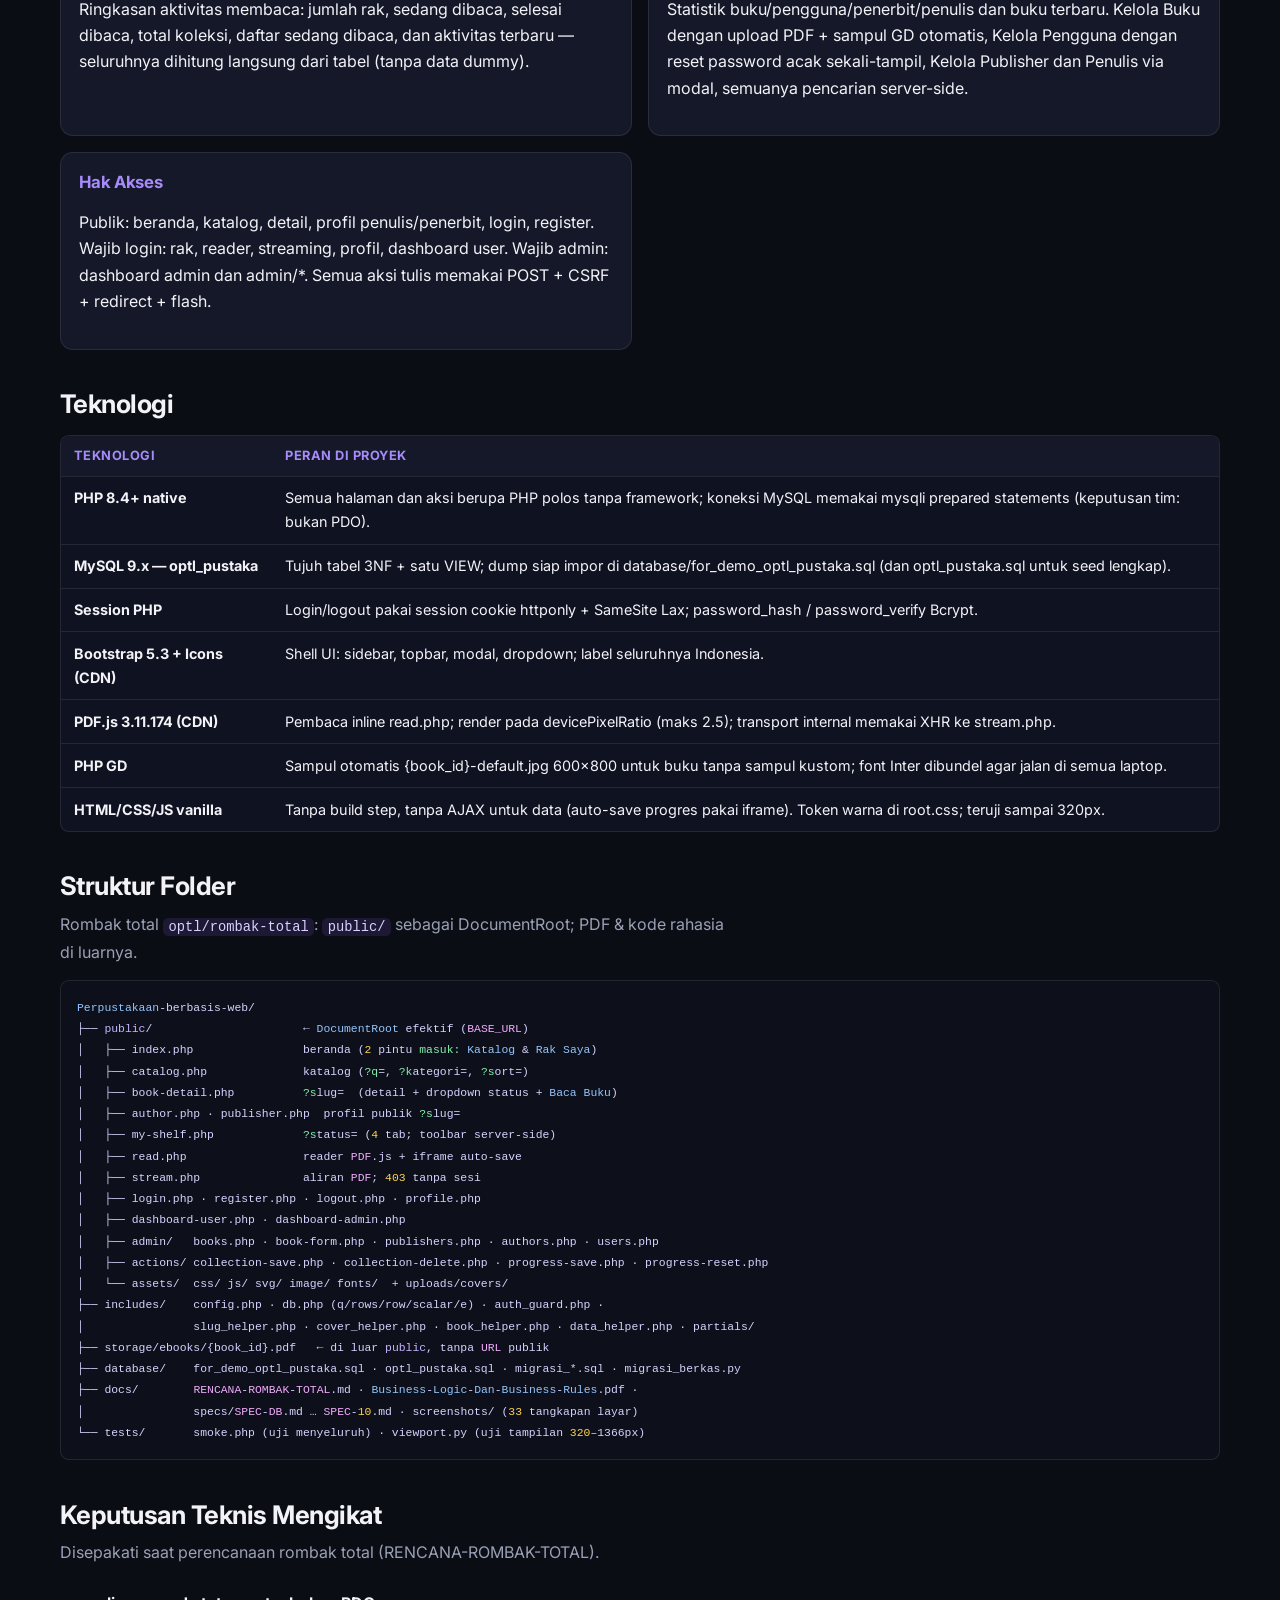
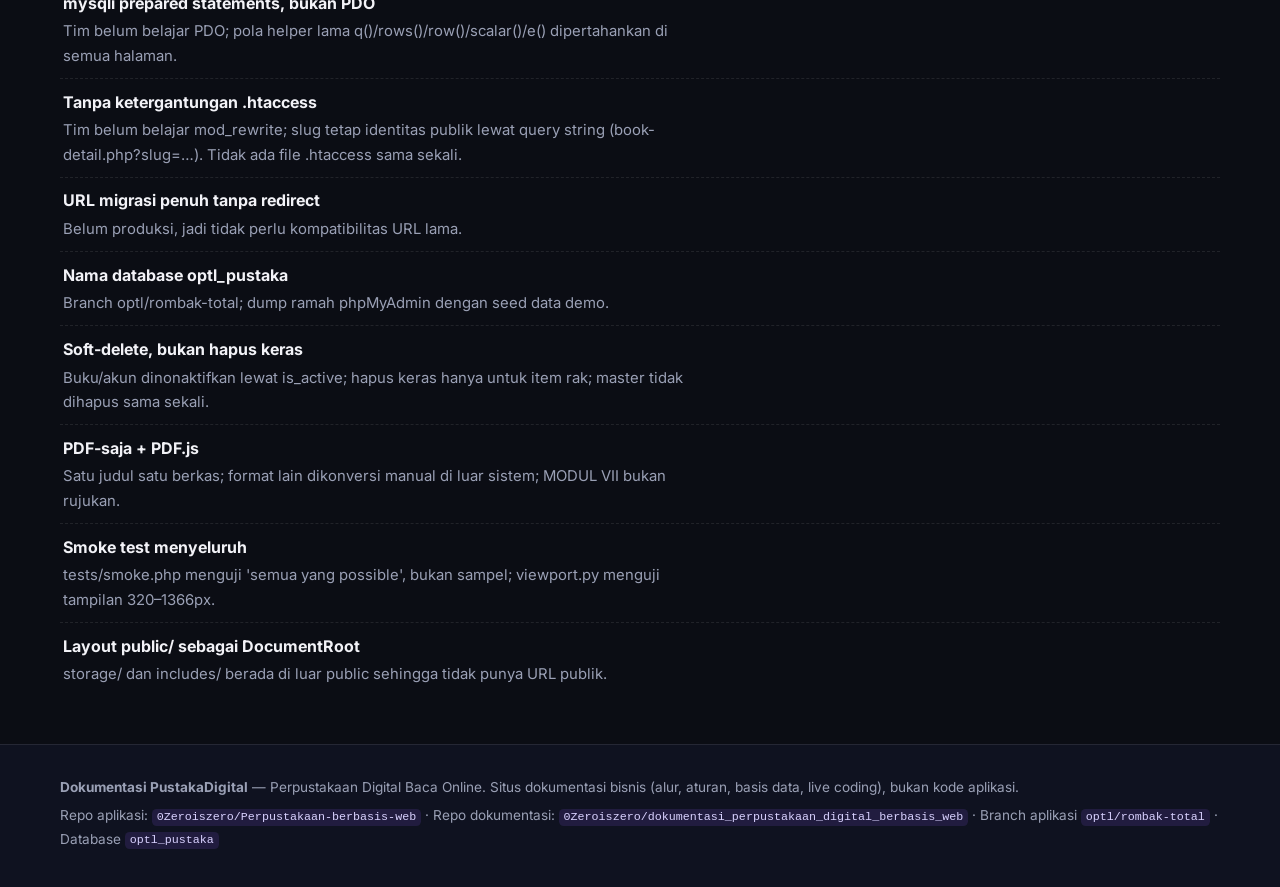
<file: tentang.html>
<!doctype html>
<html lang="id">
<head>
<meta charset="utf-8">
<meta name="viewport" content="width=device-width, initial-scale=1">
<title>Tentang — Dokumentasi PustakaDigital</title>
<meta name="description" content="Tentang proyek PustakaDigital: latar belakang, tujuan, 9 fitur, teknologi (PHP native, MySQL, PDF.js, Bootstrap), struktur folder, dan keputusan teknis.">
<link rel="preconnect" href="https://fonts.googleapis.com">
<link rel="preconnect" href="https://fonts.gstatic.com" crossorigin>
<link rel="stylesheet" href="https://fonts.googleapis.com/css2?family=Inter:wght@400;500;600;700;800&display=swap">
<link rel="stylesheet" href="assets/style.css">
</head>
<body>
<a class="skip" href="#main">Lewati ke konten</a>
<header class="topbar">
  <div class="wrap bar">
    <a class="brand" href="index.html">
      <span class="brand-ic"><svg viewBox="0 0 24 24" width="20" height="20" fill="none" stroke="currentColor" stroke-width="1.8" stroke-linecap="round" stroke-linejoin="round" aria-hidden="true"><path d="M4 5.5A2.5 2.5 0 0 1 6.5 3H20v15H6.5A2.5 2.5 0 0 0 4 20.5zM20 18H6.5A2.5 2.5 0 0 0 4 20.5"/></svg></span>
      <span class="brand-tx">Dokumentasi <b>PustakaDigital</b></span>
    </a>
    <nav class="nav" id="nav" aria-label="Navigasi utama"><a href="index.html">Beranda</a><a href="alur-bisnis.html">Alur Bisnis</a><a href="business-rules.html">Business Rules</a><a href="erd.html">ERD</a><a href="sql.html">Query SQL</a><a href="live-coding.html">Live Coding</a><a href="screenshots.html">Screenshot</a><a href="tentang.html" aria-current="page">Tentang</a><a href="spesifikasi.html">Spesifikasi</a></nav>
    <button class="icon-btn nav-btn" id="navBtn" aria-expanded="false" aria-controls="nav" aria-label="Buka menu"><svg viewBox="0 0 24 24" width="18" height="18" fill="none" stroke="currentColor" stroke-width="1.8" stroke-linecap="round" stroke-linejoin="round" aria-hidden="true"><path d="M4 7h16M4 12h16M4 17h16"/></svg></button>
  </div>
</header>
<main id="main" class="wrap">
<nav class="crumbs" aria-label="Posisi"><a href="index.html">Beranda</a><span class="sep">/</span><span>Tentang</span></nav><header class="page-head"><h1>Tentang PustakaDigital</h1><p class="lead">Rangkuman README resmi repo <code>0Zeroiszero/Perpustakaan-berbasis-web</code> — latar, tujuan, fitur, teknologi, struktur folder, dan keputusan teknis — di satu tempat.</p></header>
<section class="sec cols-2" id="latar">
  <div class="card pad"><h3>Latar Belakang</h3><ul class="plain"><li>Perkembangan teknologi mendorong layanan perpustakaan beralih ke bentuk digital.</li><li>Perpustakaan konvensional terbatas oleh jam buka, lokasi, dan jumlah salinan buku cetak, sehingga koleksi tidak selalu bisa diakses kapan saja.</li><li>Proses peminjaman dan pengembalian buku fisik menambah langkah manual bagi pengguna maupun pengelola.</li><li>Pengguna membutuhkan bacaan yang cepat dicari dan bisa dilanjutkan kapan saja langsung dari browser.</li><li>Karena itu PustakaDigital dikembangkan sepenuhnya sebagai perpustakaan digital: koleksinya e-book, tanpa koleksi fisik, peminjaman, maupun pengembalian buku cetak.</li><li>Sistem menyediakan katalog, pencarian, detail buku, rak pribadi, serta dashboard user dan admin untuk mendukung pengelolaan koleksi.</li></ul></div>
  <div class="card pad" id="tujuan"><h3>Tujuan</h3><ul class="plain"><li>Menyediakan akses koleksi e-book kapan saja, tanpa terikat jam buka atau kunjungan fisik.</li><li>Mempermudah pengguna menemukan buku melalui pencarian judul/penulis dan filter kategori.</li><li>Mempermudah pengguna menyimpan buku ke rak pribadi serta melanjutkan bacaan dari halaman terakhir.</li><li>Mempermudah admin mengelola data buku, penerbit, penulis, dan status akun dalam satu tempat.</li><li>Menghilangkan proses manual khas perpustakaan fisik, seperti peminjaman, pengembalian, dan denda, karena seluruh koleksinya digital.</li><li>Menyediakan sistem perpustakaan yang cepat, praktis, dan terstruktur.</li></ul></div>
</section>
<section class="sec" id="fitur">
  <h2>Fitur Utama</h2>
  <div class="grid-2"><div class="card pad fit"><h3>Beranda (Landing)</h3><p>Halaman tamu sebagai pintu masuk: tiga sampul koleksi terbaru pada grid 3 kolom dan form registrasi singkat di sampingnya. Pencarian langsung ke catalog.php?q=…, footer muncul setelah scroll, dan user yang sudah login diarahkan langsung ke katalog.</p></div><div class="card pad fit"><h3>Katalog Buku</h3><p>Pencarian judul/penulis, filter kategori, dan urutan diproses server-side PHP (form GET + tombol Terapkan). Modal cari dari navbar/topbar, pil genre dari database, hasil dibagikan lewat URL. Kartu buku berisi judul, penulis, kategori, dan dropdown status rak.</p></div><div class="card pad fit"><h3>Detail Buku & Profil</h3><p>Sampul, judul, penulis (tautan profil), sinopsis, kategori, penerbit (nama + kota, tautan profil penerbit), tahun, halaman, ISBN, format PDF. Dropdown status langsung menyimpan; Baca Buku membuka reader, dan buku selesai menampilkan Baca Ulang dengan konfirmasi.</p></div><div class="card pad fit"><h3>Pembaca PDF Inline</h3><p>PDF.js merender buku langsung di browser (read.php?slug=…). Toolbar: kembali, prev/next, input halaman, Fit Halaman / Fit Lebar. Kanvas mengikuti devicePixelRatio agar tetap tajam di layar HP/Retina. Progres last_page tersimpan otomatis via iframe tanpa reload.</p></div><div class="card pad fit"><h3>Rak Saya</h3><p>Tab empat status bacaan server-side; simpan buku dari katalog/detail/profil. Pencarian, filter kategori, status, dan urutan (Terbaru, A–Z, Progres) semuanya server-side. Baca Ulang berkonfirmasi; hapus buku dari rak dengan konfirmasi; empty state mengarah ke katalog.</p></div><div class="card pad fit"><h3>Akun & Profil</h3><p>Registrasi terbuka, login email + password (hash Bcrypt), logout yang benar. Profil mandiri untuk ubah nama tampilan, email, dan kata sandi. Akun yang dinonaktifkan admin ditolak saat login dengan pesan jelas.</p></div><div class="card pad fit"><h3>Dashboard User</h3><p>Ringkasan aktivitas membaca: jumlah rak, sedang dibaca, selesai dibaca, total koleksi, daftar sedang dibaca, dan aktivitas terbaru — seluruhnya dihitung langsung dari tabel (tanpa data dummy).</p></div><div class="card pad fit"><h3>Dashboard Admin</h3><p>Statistik buku/pengguna/penerbit/penulis dan buku terbaru. Kelola Buku dengan upload PDF + sampul GD otomatis, Kelola Pengguna dengan reset password acak sekali-tampil, Kelola Publisher dan Penulis via modal, semuanya pencarian server-side.</p></div><div class="card pad fit"><h3>Hak Akses</h3><p>Publik: beranda, katalog, detail, profil penulis/penerbit, login, register. Wajib login: rak, reader, streaming, profil, dashboard user. Wajib admin: dashboard admin dan admin/*. Semua aksi tulis memakai POST + CSRF + redirect + flash.</p></div></div>
</section>
<section class="sec" id="teknologi">
  <h2>Teknologi</h2>
  <div class="table-wrap"><table><thead><tr><th>Teknologi</th><th>Peran di proyek</th></tr></thead><tbody><tr><td><b>PHP 8.4+ native</b></td><td>Semua halaman dan aksi berupa PHP polos tanpa framework; koneksi MySQL memakai mysqli prepared statements (keputusan tim: bukan PDO).</td></tr><tr><td><b>MySQL 9.x — optl_pustaka</b></td><td>Tujuh tabel 3NF + satu VIEW; dump siap impor di database/for_demo_optl_pustaka.sql (dan optl_pustaka.sql untuk seed lengkap).</td></tr><tr><td><b>Session PHP</b></td><td>Login/logout pakai session cookie httponly + SameSite Lax; password_hash / password_verify Bcrypt.</td></tr><tr><td><b>Bootstrap 5.3 + Icons (CDN)</b></td><td>Shell UI: sidebar, topbar, modal, dropdown; label seluruhnya Indonesia.</td></tr><tr><td><b>PDF.js 3.11.174 (CDN)</b></td><td>Pembaca inline read.php; render pada devicePixelRatio (maks 2.5); transport internal memakai XHR ke stream.php.</td></tr><tr><td><b>PHP GD</b></td><td>Sampul otomatis {book_id}-default.jpg 600×800 untuk buku tanpa sampul kustom; font Inter dibundel agar jalan di semua laptop.</td></tr><tr><td><b>HTML/CSS/JS vanilla</b></td><td>Tanpa build step, tanpa AJAX untuk data (auto-save progres pakai iframe). Token warna di root.css; teruji sampai 320px.</td></tr></tbody></table></div>
</section>
<section class="sec" id="struktur">
  <h2>Struktur Folder</h2>
  <p class="lead">Rombak total <code>optl/rombak-total</code>: <code>public/</code> sebagai DocumentRoot; PDF &amp; kode rahasia di luarnya.</p>
  <div class="codebox"><pre><code>Perpustakaan-berbasis-web/
├── public/                      ← DocumentRoot efektif (BASE_URL)
│   ├── index.php                beranda (2 pintu masuk: Katalog &amp; Rak Saya)
│   ├── catalog.php              katalog (?q=, ?kategori=, ?sort=)
│   ├── book-detail.php          ?slug=  (detail + dropdown status + Baca Buku)
│   ├── author.php · publisher.php  profil publik ?slug=
│   ├── my-shelf.php             ?status= (4 tab; toolbar server-side)
│   ├── read.php                 reader PDF.js + iframe auto-save
│   ├── stream.php               aliran PDF; 403 tanpa sesi
│   ├── login.php · register.php · logout.php · profile.php
│   ├── dashboard-user.php · dashboard-admin.php
│   ├── admin/   books.php · book-form.php · publishers.php · authors.php · users.php
│   ├── actions/ collection-save.php · collection-delete.php · progress-save.php · progress-reset.php
│   └── assets/  css/ js/ svg/ image/ fonts/  + uploads/covers/
├── includes/    config.php · db.php (q/rows/row/scalar/e) · auth_guard.php ·
│                slug_helper.php · cover_helper.php · book_helper.php · data_helper.php · partials/
├── storage/ebooks/{book_id}.pdf   ← di luar public, tanpa URL publik
├── database/    for_demo_optl_pustaka.sql · optl_pustaka.sql · migrasi_*.sql · migrasi_berkas.py
├── docs/        RENCANA-ROMBAK-TOTAL.md · Business-Logic-Dan-Business-Rules.pdf ·
│                specs/SPEC-DB.md … SPEC-10.md · screenshots/ (33 tangkapan layar)
└── tests/       smoke.php (uji menyeluruh) · viewport.py (uji tampilan 320–1366px)</code></pre></div>
</section>
<section class="sec" id="keputusan">
  <h2>Keputusan Teknis Mengikat</h2>
  <p class="lead">Disepakati saat perencanaan rombak total (RENCANA-ROMBAK-TOTAL).</p>
  <ul class="rule-list dec"><li><b>mysqli prepared statements, bukan PDO</b><p>Tim belum belajar PDO; pola helper lama q()/rows()/row()/scalar()/e() dipertahankan di semua halaman.</p></li><li><b>Tanpa ketergantungan .htaccess</b><p>Tim belum belajar mod_rewrite; slug tetap identitas publik lewat query string (book-detail.php?slug=…). Tidak ada file .htaccess sama sekali.</p></li><li><b>URL migrasi penuh tanpa redirect</b><p>Belum produksi, jadi tidak perlu kompatibilitas URL lama.</p></li><li><b>Nama database optl_pustaka</b><p>Branch optl/rombak-total; dump ramah phpMyAdmin dengan seed data demo.</p></li><li><b>Soft-delete, bukan hapus keras</b><p>Buku/akun dinonaktifkan lewat is_active; hapus keras hanya untuk item rak; master tidak dihapus sama sekali.</p></li><li><b>PDF-saja + PDF.js</b><p>Satu judul satu berkas; format lain dikonversi manual di luar sistem; MODUL VII bukan rujukan.</p></li><li><b>Smoke test menyeluruh</b><p>tests/smoke.php menguji 'semua yang possible', bukan sampel; viewport.py menguji tampilan 320–1366px.</p></li><li><b>Layout public/ sebagai DocumentRoot</b><p>storage/ dan includes/ berada di luar public sehingga tidak punya URL publik.</p></li></ul>
</section>
</main>
<footer class="foot">
  <div class="wrap foot-in">
    <p><b>Dokumentasi PustakaDigital</b> — Perpustakaan Digital Baca Online. Situs dokumentasi bisnis (alur, aturan, basis data, live coding), bukan kode aplikasi.</p>
    <p>Repo aplikasi: <code>0Zeroiszero/Perpustakaan-berbasis-web</code> · Repo dokumentasi: <code>0Zeroiszero/dokumentasi_perpustakaan_digital_berbasis_web</code> · Branch aplikasi <code>optl/rombak-total</code> · Database <code>optl_pustaka</code></p>
  </div>
</footer>
<button class="to-top" id="toTop" aria-label="Kembali ke atas"><svg viewBox="0 0 24 24" width="18" height="18" fill="none" stroke="currentColor" stroke-width="1.8" stroke-linecap="round" stroke-linejoin="round" aria-hidden="true"><path d="m5 12 7-7 7 7M12 5v14"/></svg></button>

<div class="toc" id="toc">
  <button class="toc-tab" id="tocTab" aria-expanded="false" aria-controls="tocPanel" aria-haspopup="true">
    <span class="toc-tab-ic"><svg viewBox="0 0 24 24" width="15" height="15" fill="none" stroke="currentColor" stroke-width="1.8" stroke-linecap="round" stroke-linejoin="round" aria-hidden="true"><path d="M4 4h6v6H4zM14 14h6v6h-6zM7 10v4a2 2 0 0 0 2 2h5M17 14v-4a2 2 0 0 0-2-2h-5"/></svg></span>
    <span class="toc-tab-tx">Di halaman ini</span>
    <svg viewBox="0 0 24 24" width="13" height="13" fill="none" stroke="currentColor" stroke-width="1.8" stroke-linecap="round" stroke-linejoin="round" aria-hidden="true"><path d="m6 9 6 6 6-6"/></svg>
  </button>
  <nav class="toc-panel" id="tocPanel" aria-label="Daftar isi halaman" hidden>
    <div class="toc-head">
      <span>Di halaman ini</span>
      <button class="icon-btn toc-close" aria-label="Tutup daftar isi"><svg viewBox="0 0 24 24" width="15" height="15" fill="none" stroke="currentColor" stroke-width="1.8" stroke-linecap="round" stroke-linejoin="round" aria-hidden="true"><path d="M6 6l12 12M18 6 6 18"/></svg></button>
    </div>
    <div class="toc-list"><a class="toc-link" href="#latar" data-toc-link data-target="latar">Latar Belakang &amp; Tujuan</a><a class="toc-link" href="#fitur" data-toc-link data-target="fitur">Fitur Utama</a><a class="toc-link" href="#teknologi" data-toc-link data-target="teknologi">Teknologi</a><a class="toc-link" href="#struktur" data-toc-link data-target="struktur">Struktur Folder</a><a class="toc-link" href="#keputusan" data-toc-link data-target="keputusan">Keputusan Teknis Mengikat</a></div>
  </nav>
</div>
<script src="assets/vendor/mermaid.min.js"></script>
<script src="assets/vendor/highlight.min.js"></script>
<script src="assets/app.js"></script>

</body>
</html>
</file>
<file: assets/style.css>
/* Dokumentasi PustakaDigital — shadcn-style dark violet, MOBILE-FIRST */
:root{
  --bg:#0b0d14; --bg2:#0f1220;
  --card:#141828; --card2:#1a1e33;
  --fg:#f2f2f7; --muted:#9aa0b5;
  --border:rgba(255,255,255,.09); --border2:rgba(255,255,255,.17);
  --primary:#8b5cf6; --primary-strong:#7c3aed; --primary-soft:rgba(139,92,246,.14);
  --secondary:#6366f1; --accent:#a78bfa;
  --ok:#34d399; --danger:#f87171; --warn:#fbbf24;
  --radius:.8rem; --radius-sm:.55rem;
  --font:'Inter',ui-sans-serif,system-ui,-apple-system,'Segoe UI',Roboto,sans-serif;
  --mono:ui-monospace,'Cascadia Mono','JetBrains Mono',Menlo,Consolas,monospace;
  --shadow:0 12px 34px rgba(0,0,0,.4);
}
*{box-sizing:border-box}
html{scroll-behavior:smooth;scroll-padding-top:5.4rem}
::selection{background:rgba(139,92,246,.45);color:#fff}
body{margin:0;background:var(--bg);color:var(--fg);font-family:var(--font);
  font-size:16px;line-height:1.65;-webkit-font-smoothing:antialiased;overflow-wrap:break-word}
img{max-width:100%;height:auto}
a{color:var(--accent);text-decoration:none}
a:hover{text-decoration:underline}
code{font-family:var(--mono);font-size:.86em;background:var(--primary-soft);
  color:#d9d2ff;padding:.12em .4em;border-radius:.4em;word-break:break-word}
.stat code{word-break:normal;overflow-wrap:normal}
pre>code{background:none;padding:0;word-break:normal}
h1,h2,h3{line-height:1.25;letter-spacing:-.02em}
h1{font-size:clamp(1.7rem,6.5vw,2.7rem);margin:.2em 0}
h2{font-size:clamp(1.25rem,4.5vw,1.6rem);margin:0 0 .35em}
h3{font-size:1.05rem;margin:0 0 .4em}
:focus-visible{outline:2px solid var(--primary);outline-offset:2px;border-radius:.3em}
@media (prefers-reduced-motion: reduce){
  *,*::before,*::after{animation:none!important;transition:none!important}
  html{scroll-behavior:auto}
}
.wrap{width:min(1160px,100% - 2.4rem);margin-inline:auto}
.skip{position:absolute;left:-999px;top:0;background:var(--primary);color:#fff;
  padding:.6em 1em;border-radius:0 0 var(--radius-sm) 0;z-index:100}
.skip:focus{left:0}

/* ---------- topbar & nav (mobile sheet) ---------- */
.topbar{position:sticky;top:0;z-index:60;background:color-mix(in srgb,var(--bg) 82%,transparent);
  backdrop-filter:blur(12px);border-bottom:1px solid var(--border)}
.bar{display:flex;align-items:center;gap:.6rem;min-height:3.4rem}
.brand{display:flex;align-items:center;gap:.55rem;color:var(--fg);font-weight:600;flex:1;min-width:0}
.brand-tx{white-space:nowrap;overflow:hidden;text-overflow:ellipsis;font-size:.95rem}
.brand b{color:var(--accent)}
.brand-ic{display:grid;place-items:center;width:2rem;height:2rem;border-radius:.6rem;
  background:linear-gradient(135deg,var(--primary),var(--secondary));color:#fff;flex:none}
.icon-btn{display:grid;place-items:center;width:2.5rem;height:2.5rem;border-radius:var(--radius-sm);
  border:1px solid var(--border);background:var(--card);color:var(--fg);cursor:pointer}
.nav{display:none}
.nav a{display:block;padding:.7rem 1rem;border-radius:var(--radius-sm);color:var(--muted);font-weight:500}
.nav a:hover{color:var(--fg);background:var(--card);text-decoration:none}
.nav a[aria-current="page"]{color:#fff;background:var(--primary-soft);box-shadow:inset 0 0 0 1px var(--border)}
.nav-btn{display:grid}
.nav.open{display:flex;position:absolute;top:100%;left:0;right:0;flex-direction:column;
  background:var(--bg2);border-bottom:1px solid var(--border);padding:.6rem 1.2rem 1rem;
  box-shadow:var(--shadow)}
@media (min-width:960px){
  .nav{display:flex;flex-wrap:wrap;gap:.1rem;margin-left:auto}
  .nav a{padding:.45rem .7rem;font-size:.92rem}
  .nav-btn{display:none}
}

/* ---------- hero ---------- */
.hero{position:relative;padding:2.6rem 0 1.4rem;text-align:left}
.hero-glow{position:absolute;inset:-40% 0 auto;height:420px;z-index:-1;pointer-events:none;
  background:radial-gradient(520px 260px at 18% 0%,rgba(139,92,246,.28),transparent 65%),
             radial-gradient(420px 240px at 85% 12%,rgba(99,102,241,.18),transparent 65%)}
.badge-soft{display:inline-flex;align-items:center;gap:.45rem;font-size:.8rem;color:#e4dcff;
  background:var(--primary-soft);border:1px solid var(--border);padding:.3rem .8rem;
  border-radius:999px;margin-bottom:.8rem}
.dot{color:var(--primary)}
.lead{color:var(--muted);max-width:68ch;margin:.3em 0 .9em}
.hero .lead{font-size:1.02rem}
/* clean-UI (Swiss/minimal): ukuran baris panjang terkendali + ritme section */
.page-head .lead{max-width:66ch}
main p{max-width:72ch}
main .card p,main .term p,main .foot p{max-width:none}
.hero-cta{display:flex;flex-wrap:wrap;gap:.7rem;margin:1.1rem 0 .4rem}

/* ---------- buttons & chips ---------- */
.btn{display:inline-flex;align-items:center;gap:.5rem;padding:.62rem 1.05rem;border-radius:var(--radius-sm);
  font-weight:600;font-size:.92rem;border:1px solid transparent;cursor:pointer;color:var(--fg)}
.btn:hover{text-decoration:none}
.btn-primary{background:linear-gradient(135deg,var(--primary-strong),var(--primary));color:#fff;
  box-shadow:0 6px 18px rgba(124,58,237,.35)}
.btn-primary:hover{filter:brightness(1.1)}
.btn-outline{border-color:var(--border2);background:transparent}
.btn-outline:hover{background:var(--card)}
.btn-sm{padding:.42rem .8rem;font-size:.85rem}
.chip{display:inline-flex;align-items:center;gap:.35rem;padding:.35rem .7rem;border-radius:999px;
  border:1px solid var(--border);background:var(--card);color:var(--muted);font-size:.82rem;
  font-weight:500;cursor:pointer}
.chip:hover{color:var(--fg);border-color:var(--border2)}
.chip.active{background:var(--primary-soft);color:#e4dcff;border-color:var(--primary)}
.badge{display:inline-block;background:var(--primary-soft);color:#e4dcff;border:1px solid transparent;
  font-family:var(--mono);font-size:.78rem;font-weight:700;padding:.2rem .55rem;border-radius:.45rem}

/* ---------- sections & cards ---------- */
.sec{margin:2.4rem 0}
.cols-2{display:grid;gap:1rem;grid-template-columns:1fr}
.grid-2{display:grid;gap:1rem;grid-template-columns:1fr}
.cols-2>*,.grid-2>*,.flow-steps li,.codebox,.table-wrap{min-width:0}
.card{background:var(--card);border:1px solid var(--border);border-radius:var(--radius)}
.card.pad{padding:1.15rem}
@media (min-width:760px){.cols-2{grid-template-columns:1fr 1fr}.grid-2{grid-template-columns:1fr 1fr}}
.muted{color:var(--muted)} .small{font-size:.85rem}
.plain{margin:.4rem 0;padding-left:1.15rem}
.plain li{margin:.45rem 0}
.stats{display:grid;grid-template-columns:repeat(3,1fr);gap:.7rem;margin-top:1.1rem}
@media (min-width:760px){.stats{grid-template-columns:repeat(6,1fr)}}
.stat{background:var(--card);border:1px solid var(--border);border-radius:var(--radius-sm);
  padding:.7rem .5rem;text-align:center}
.stat b{display:block;font-size:1.25rem;color:var(--accent)}
.stat small{color:var(--muted);font-size:.72rem;line-height:1.3;display:block}
.stat-sm b{font-size:1.05rem}

/* ---------- menu grid (kotak-kotak) ---------- */
.menu-grid{display:grid;gap:.85rem;grid-template-columns:1fr;margin-top:1.1rem}
@media (min-width:560px){.menu-grid{grid-template-columns:1fr 1fr}}
@media (min-width:980px){.menu-grid{grid-template-columns:repeat(4,1fr)}}
.menu-card{display:flex;flex-direction:column;gap:.65rem;background:var(--card);
  border:1px solid var(--border);border-radius:var(--radius);padding:1.05rem;color:var(--fg);
  transition:transform .18s,border-color .18s,box-shadow .18s;position:relative}
.menu-card:hover{text-decoration:none;transform:translateY(-3px);border-color:var(--primary);
  box-shadow:0 10px 26px rgba(124,58,237,.22)}
.menu-card>svg{position:absolute;top:.9rem;right:.9rem;color:var(--muted);opacity:.7}
.mc-ic{display:grid;place-items:center;width:2.6rem;height:2.6rem;border-radius:.7rem;
  background:var(--primary-soft);color:var(--accent)}
.mc-tx b{display:block;font-size:1rem}
.mc-tx small{color:var(--muted);font-size:.84rem;line-height:1.5;display:block;margin-top:.2rem}
.mc-badge{align-self:flex-start;font-family:var(--mono);font-size:.72rem;color:var(--accent);
  border:1px dashed var(--border2);padding:.15rem .5rem;border-radius:999px}

/* ---------- breadcrumbs & page head ---------- */
.crumbs{padding-top:1.4rem;font-size:.85rem;color:var(--muted)}
.crumbs .sep{margin:0 .45rem;opacity:.5}
.page-head{padding:.5rem 0 1rem;border-bottom:1px solid var(--border);margin-bottom:1.6rem}
.page-head h1{font-size:clamp(1.45rem,5.5vw,2.1rem)}

/* ---------- tables ---------- */
.table-wrap{overflow-x:auto;border:1px solid var(--border);border-radius:var(--radius-sm);
  background:var(--bg2);margin:.9rem 0}
table{border-collapse:collapse;width:100%;font-size:.9rem;min-width:520px}
th,td{padding:.6rem .8rem;text-align:left;border-bottom:1px solid var(--border);vertical-align:top}
th{color:var(--accent);font-size:.8rem;text-transform:uppercase;letter-spacing:.04em;background:var(--card)}
tbody tr:last-child td{border-bottom:none}
tbody tr:hover td{background:rgba(139,92,246,.05)}

/* ---------- code ---------- */
.codebox{position:relative;background:#0d0f1a;border:1px solid var(--border);
  border-radius:var(--radius-sm);margin:.9rem 0}
.codebox pre{margin:0;padding:1rem;overflow-x:auto;font-family:var(--mono);font-size:.83rem;line-height:1.6}
.code-fn{position:absolute;top:.45rem;left:4.6rem;font-family:var(--mono);font-size:.72rem;color:var(--muted)}
.copy{position:absolute;top:.5rem;right:.55rem;z-index:2}
.copy.ok{color:var(--ok);border-color:var(--ok)}
/* token warna highlight.js — violet dark */
.hljs-keyword,.hljs-selector-tag,.hljs-built_in{color:#c4b5fd}
.hljs-string,.hljs-attr,.hljs-symbol{color:#86efac}
.hljs-comment,.hljs-quote{color:#6b7290;font-style:italic}
.hljs-number,.hljs-literal{color:#fcd34d}
.hljs-title,.hljs-name,.hljs-function .hljs-title,.hljs-tag{color:#93c5fd}
.hljs-variable,.hljs-template-variable{color:#f0abfc}
.hljs-type,.hljs-meta{color:#7dd3fc}
.hljs-emphasis{font-style:italic}.hljs-strong{font-weight:700}

/* ---------- browser frame (expected output) ---------- */
.term{border:1px solid var(--border);border-radius:var(--radius-sm);overflow:hidden;margin:.9rem 0}
.term-bar{display:flex;align-items:center;gap:.4rem;background:var(--card2);
  padding:.5rem .8rem;border-bottom:1px solid var(--border)}
.term-bar i{width:.65rem;height:.65rem;border-radius:50%;background:var(--border2)}
.term-bar i:first-child{background:#f87171}.term-bar i:nth-child(2){background:#fbbf24}
.term-bar i:nth-child(3){background:#34d399}
.term-bar span{margin-left:.5rem;font-family:var(--mono);font-size:.74rem;color:var(--muted);
  white-space:nowrap;overflow:hidden;text-overflow:ellipsis}
.term-body{background:#fff;color:#111;padding:1rem 1.1rem;font-family:Times,'Times New Roman',serif;
  font-size:1rem;overflow-x:auto}
.term-body table{min-width:0;font-size:.92rem;color:#111}
.term-body th,.term-body td{border-color:#bbb;color:#111}
.term-body th{background:#eee;text-transform:none;letter-spacing:0;font-size:.85rem}
.term-body h2{font-size:1.3rem;color:#111}
.term-body input,.term-body select,.term-body button{font-size:.95rem}

/* ---------- tabs ---------- */
.tabs{margin-top:.6rem}
.tab-btns{display:flex;flex-wrap:wrap;gap:.45rem;margin-bottom:.4rem}
.tab-p{display:none}
.tab-p.active{display:block}

/* ---------- flow player ---------- */
.flow{margin:1.3rem 0}
.flow-head h2{margin:.45rem 0 .25rem;font-size:1.2rem}
.flow-ctrl{display:flex;align-items:center;gap:.6rem;flex-wrap:wrap;margin:.8rem 0}
.f-progress{flex:1;min-width:120px;height:.45rem;border-radius:999px;background:var(--card2);
  border:1px solid var(--border);overflow:hidden}
.f-bar{height:100%;width:0;background:linear-gradient(90deg,var(--secondary),var(--primary));
  transition:width .45s ease}
.flow-steps{list-style:none;margin:.4rem 0 0;padding:0;position:relative}
.flow-steps::before{content:"";position:absolute;left:1.05rem;top:.4rem;bottom:.4rem;width:2px;
  background:var(--border);z-index:0}
.step{position:relative;display:flex;gap:.85rem;padding:.5rem .55rem .5rem 0;
  border-radius:var(--radius-sm);transition:background .25s}
.step-num{position:relative;z-index:1;display:grid;place-items:center;flex:none;width:2.1rem;height:2.1rem;
  border-radius:50%;background:var(--card2);border:1px solid var(--border2);
  font-family:var(--mono);font-size:.8rem;font-weight:700;color:var(--muted);transition:.25s}
.step-tx{flex:1;min-width:0;padding-top:.2rem;font-size:.93rem;color:var(--muted);
  transition:color .25s;overflow-wrap:anywhere}
.step-ok{display:none;align-self:center;margin-left:auto;color:var(--ok)}
.step.done .step-ok{display:block}
.step.done .step-num{background:rgba(52,211,153,.15);border-color:var(--ok);color:var(--ok)}
.step.done .step-tx{color:var(--fg)}
.step.active{background:var(--primary-soft);box-shadow:inset 0 0 0 1px var(--primary)}
.step.active .step-num{background:var(--primary-strong);border-color:var(--accent);color:#fff;
  box-shadow:0 0 0 4px rgba(139,92,246,.18)}
.step.active .step-tx{color:#fff}
@media (min-width:900px){
  .flow-steps{display:grid;grid-template-columns:1fr 1fr;gap:.15rem 1.6rem}
  .flow-steps::before{display:none}
  .step{border:1px solid var(--border);background:var(--bg2);padding:.75rem .9rem}
  .step.active{border-color:var(--primary)}
  .step-num{width:1.8rem;height:1.8rem}
}

/* ---------- mermaid diagram ---------- */
.diag{margin:1rem 0 0;position:relative}
.diag-tools{display:flex;gap:.4rem;position:absolute;top:.5rem;right:.6rem;z-index:5;
  background:color-mix(in srgb,var(--bg) 70%,transparent);padding:.3rem;border-radius:999px;
  border:1px solid var(--border)}
.diag-tools .chip{padding:.3rem .55rem}
.diag-scroll{overflow:auto;border:1px solid var(--border);border-radius:var(--radius-sm);
  background:var(--bg2);max-height:640px}
.diag-inner{padding:.8rem;transform-origin:0 0;cursor:grab;min-width:100%}
.diag-inner:active{cursor:grabbing}
.diag figcaption{font-size:.8rem;margin-top:.45rem}
.diag.open{position:fixed;inset:1rem;z-index:90;background:var(--bg);border-radius:var(--radius);
  box-shadow:var(--shadow);padding:.7rem;display:flex;flex-direction:column}
.diag.open .diag-scroll{flex:1;max-height:none}
.mermaid{margin:0;display:grid;place-items:center}
.mermaid svg{max-width:100%}

/* ---------- accordion (BR) ---------- */
.accs{display:grid;gap:.7rem}
.acc{background:var(--card);border:1px solid var(--border);border-radius:var(--radius);overflow:hidden}
.acc summary{display:flex;align-items:center;gap:.7rem;padding:.9rem 1rem;cursor:pointer;
  list-style:none;font-size:.98rem}
.acc summary::-webkit-details-marker{display:none}
.acc summary>svg{margin-left:auto;transition:transform .25s;color:var(--muted)}
.acc[open] summary>svg{transform:rotate(180deg)}
/* badge bulat bernomor — angka saja (permintaan desain) */
.n-dot{flex:none;margin-left:auto;margin-right:.4rem;min-width:1.75rem;height:1.75rem;
  display:inline-grid;place-items:center;border-radius:50%;
  background:var(--primary-soft);border:1px solid var(--primary);color:#d9d2ff;
  font-weight:700;font-size:.82rem;font-variant-numeric:tabular-nums}
.sr-only{position:absolute;width:1px;height:1px;padding:0;margin:-1px;overflow:hidden;
  clip:rect(0,0,0,0);white-space:nowrap;border-width:0}
.inti-list{list-style:none;margin:0;padding:0;display:grid;gap:.55rem;counter-reset:inti}
.inti-list li{display:flex;align-items:flex-start;gap:.75rem;background:var(--card);
  border:1px solid var(--border);border-radius:var(--radius-sm);padding:.7rem .9rem;
  font-size:.95rem;color:var(--fg)}
.inti-list .n-dot{margin:0}
.inti-list li:hover{border-color:var(--border2)}
.acc[open] summary{border-bottom:1px solid var(--border);background:var(--bg2)}
.acc-body{padding:.5rem 1rem 1rem}
.rule-list{list-style:none;margin:0;padding:0}
.rule-list li{padding:.6rem .2rem;border-bottom:1px dashed var(--border)}
.rule-list li:last-child{border-bottom:none}
.rule-list code{white-space:nowrap}
.rule-list p{display:inline;margin:0;color:var(--muted)}
.rule-list p{display:block;margin-top:.2rem;color:var(--fg);font-size:.93rem}
.dec p{color:var(--muted)!important}

/* ---------- gallery ---------- */
.gchips{display:flex;gap:.45rem;flex-wrap:wrap;margin:.4rem 0 1rem}
.shots{display:grid;gap:.9rem;grid-template-columns:1fr 1fr}
@media (min-width:760px){.shots{grid-template-columns:repeat(3,1fr)}}
@media (min-width:1080px){.shots{grid-template-columns:repeat(4,1fr)}}
.shot{margin:0;display:flex;flex-direction:column;gap:.45rem}
.shot-open{padding:0;border:1px solid var(--border);border-radius:var(--radius-sm);
  overflow:hidden;background:var(--card);cursor:zoom-in;display:block}
.shot-open img{display:block;width:100%;aspect-ratio:16/10;object-fit:cover;object-position:top center;
  transition:transform .25s}
.shot-open:hover img{transform:scale(1.03)}
.shot figcaption{font-size:.76rem;color:var(--muted);line-height:1.45}
.shot figcaption b{display:block;color:var(--fg);font-family:var(--mono);font-size:.72rem;font-weight:600}
.shot-card{margin:0;border:1px solid var(--border);border-radius:var(--radius);overflow:hidden;
  background:var(--card)}
.shot-card img{display:block;width:100%}
.shot-card figcaption{padding:.6rem .8rem;font-size:.8rem;color:var(--muted);background:var(--card)}

/* ---------- lightbox ---------- */
.lightbox{position:fixed;inset:0;z-index:95;background:rgba(5,6,10,.9);backdrop-filter:blur(6px);
  display:grid;place-items:center;padding:1rem}
.lightbox[hidden]{display:none}
.lightbox img{max-width:min(1100px,100%);max-height:80vh;border-radius:var(--radius-sm);
  border:1px solid var(--border2)}
.lb-cap{max-width:720px;text-align:center}
.lb-close{position:absolute;top:1rem;right:1rem}

/* ---------- snippets & misc ---------- */
.snippet{margin:1.3rem 0}
.sn-head h2{font-size:1.15rem;margin:.45rem 0 .3rem}
.map-note{display:flex;align-items:flex-start;gap:.45rem;font-size:.8rem;color:var(--accent);
  background:var(--primary-soft);border-radius:var(--radius-sm);padding:.5rem .7rem;margin:.6rem 0 0}
.sql-card{margin:1.2rem 0}
.sql-head{display:flex;flex-wrap:wrap;gap:.5rem 1rem;align-items:baseline;justify-content:space-between}
.sql-head h2{font-size:1.08rem;margin:0}
.spec header{display:flex;align-items:flex-start;gap:.6rem;margin-bottom:.5rem}
.spec h3{margin:0}
.tbl-card h3{color:var(--accent)}
.fit h3{color:var(--accent)}
.foot{border-top:1px solid var(--border);margin-top:3rem;padding:1.6rem 0 2.2rem;background:var(--bg2)}
.foot-in p{margin:.35rem 0;color:var(--muted);font-size:.85rem}
.to-top{position:fixed;right:1rem;bottom:1rem;z-index:70;display:none;border-radius:50%;
  width:2.7rem;height:2.7rem;border:1px solid var(--border2);background:var(--card);color:var(--fg);
  cursor:pointer;box-shadow:var(--shadow)}
.to-top.show{display:grid;place-items:center}

/* ============================================================
   POLISH v2 — panduan skill ui-styling (shadcn theming & a11y)
   ============================================================ */
:root{--ring:#a78bfa;--primary-fg:#ffffff;--card-fg:#f2f2f7}
:focus-visible{outline:2px solid var(--ring);outline-offset:2px}
.topbar.scrolled{box-shadow:0 10px 26px rgba(0,0,0,.38)}
.btn-primary{box-shadow:inset 0 1px 0 rgba(255,255,255,.22),0 6px 20px rgba(124,58,237,.38)}
.btn-primary:active{transform:translateY(1px)}
.table-wrap th{position:sticky;top:0;z-index:2}
.hero h1{background:linear-gradient(115deg,#ffffff 30%,#c4b5fd 75%,#a78bfa);
  -webkit-background-clip:text;background-clip:text;-webkit-text-fill-color:transparent}
.hero::before{content:"";position:absolute;inset:0;z-index:-1;pointer-events:none;
  background-image:radial-gradient(rgba(255,255,255,.055) 1px,transparent 1.4px);
  background-size:22px 22px;
  -webkit-mask-image:radial-gradient(560px 320px at 16% 4%,#000,transparent 72%);
  mask-image:radial-gradient(560px 320px at 16% 4%,#000,transparent 72%)}

/* ---------- galeri per kelompok ---------- */
.gsec{margin:1.7rem 0}
.g-title{display:flex;align-items:center;gap:.55rem;font-size:1.12rem;margin:0 0 .8rem}
.gsec[hidden]{display:none}

/* ---------- TOC slider "Di halaman ini" (shadcn table-of-contents) ---------- */
.toc{position:fixed;right:0;top:50%;z-index:72;display:flex;align-items:center;
  opacity:0;transform:translate(112%,-50%);pointer-events:none;
  transition:opacity .3s ease,transform .3s ease}
.toc.show{opacity:1;transform:translate(0,-50%);pointer-events:auto}
.toc-tab{display:flex;flex-direction:column;align-items:center;gap:.45rem;
  writing-mode:vertical-rl;text-orientation:mixed;
  padding:.75rem .5rem;border:1px solid var(--border2);border-right:0;
  border-radius:.8rem 0 0 .8rem;background:color-mix(in srgb,var(--card) 88%,transparent);
  backdrop-filter:blur(10px);color:var(--fg);cursor:pointer;font-weight:600;font-size:.74rem;
  letter-spacing:.06em;box-shadow:var(--shadow)}
.toc-tab:hover{border-color:var(--primary);color:var(--accent)}
.toc-tab-ic,.toc-tab>svg{writing-mode:horizontal-tb}
.toc-tab>svg{transition:transform .25s}
.toc.open .toc-tab>svg{transform:rotate(180deg)}
.toc.open .toc-tab{color:var(--accent);border-color:var(--primary)}
.toc-panel{position:absolute;right:100%;bottom:0;margin-right:.55rem;width:min(300px,78vw);
  max-height:min(440px,72vh);overflow:auto;overscroll-behavior:contain;
  background:color-mix(in srgb,var(--bg2) 94%,transparent);backdrop-filter:blur(14px);
  border:1px solid var(--border2);border-radius:.9rem;box-shadow:var(--shadow);
  opacity:0;visibility:hidden;transform:translateX(10px);
  transition:opacity .22s ease,transform .22s ease,visibility .22s}
.toc.open .toc-panel{opacity:1;visibility:visible;transform:none}
.toc-head{display:flex;align-items:center;justify-content:space-between;
  padding:.65rem .8rem .55rem;border-bottom:1px solid var(--border);
  position:sticky;top:0;background:inherit;font-size:.78rem;font-weight:700;
  text-transform:uppercase;letter-spacing:.08em;color:var(--muted)}
.toc-head .icon-btn{width:2rem;height:2rem;border:none;background:transparent}
.toc-list{display:flex;flex-direction:column;padding:.45rem .5rem .6rem}
.toc-link{display:block;padding:.42rem .7rem;border-left:2px solid var(--border);
  color:var(--muted);font-size:.84rem;line-height:1.45;border-radius:0 var(--radius-sm) var(--radius-sm) 0}
.toc-link:hover{color:var(--fg);background:var(--card);text-decoration:none}
.toc-link.active{color:var(--fg);border-left-color:var(--primary);
  background:var(--primary-soft);font-weight:600}
@media (max-width:640px){
  .toc{top:auto;bottom:4.6rem;transform:translate(112%,0)}
  .toc.show{transform:translate(0,0)}
  .toc-panel{max-height:min(380px,56vh)}
}
</file>
